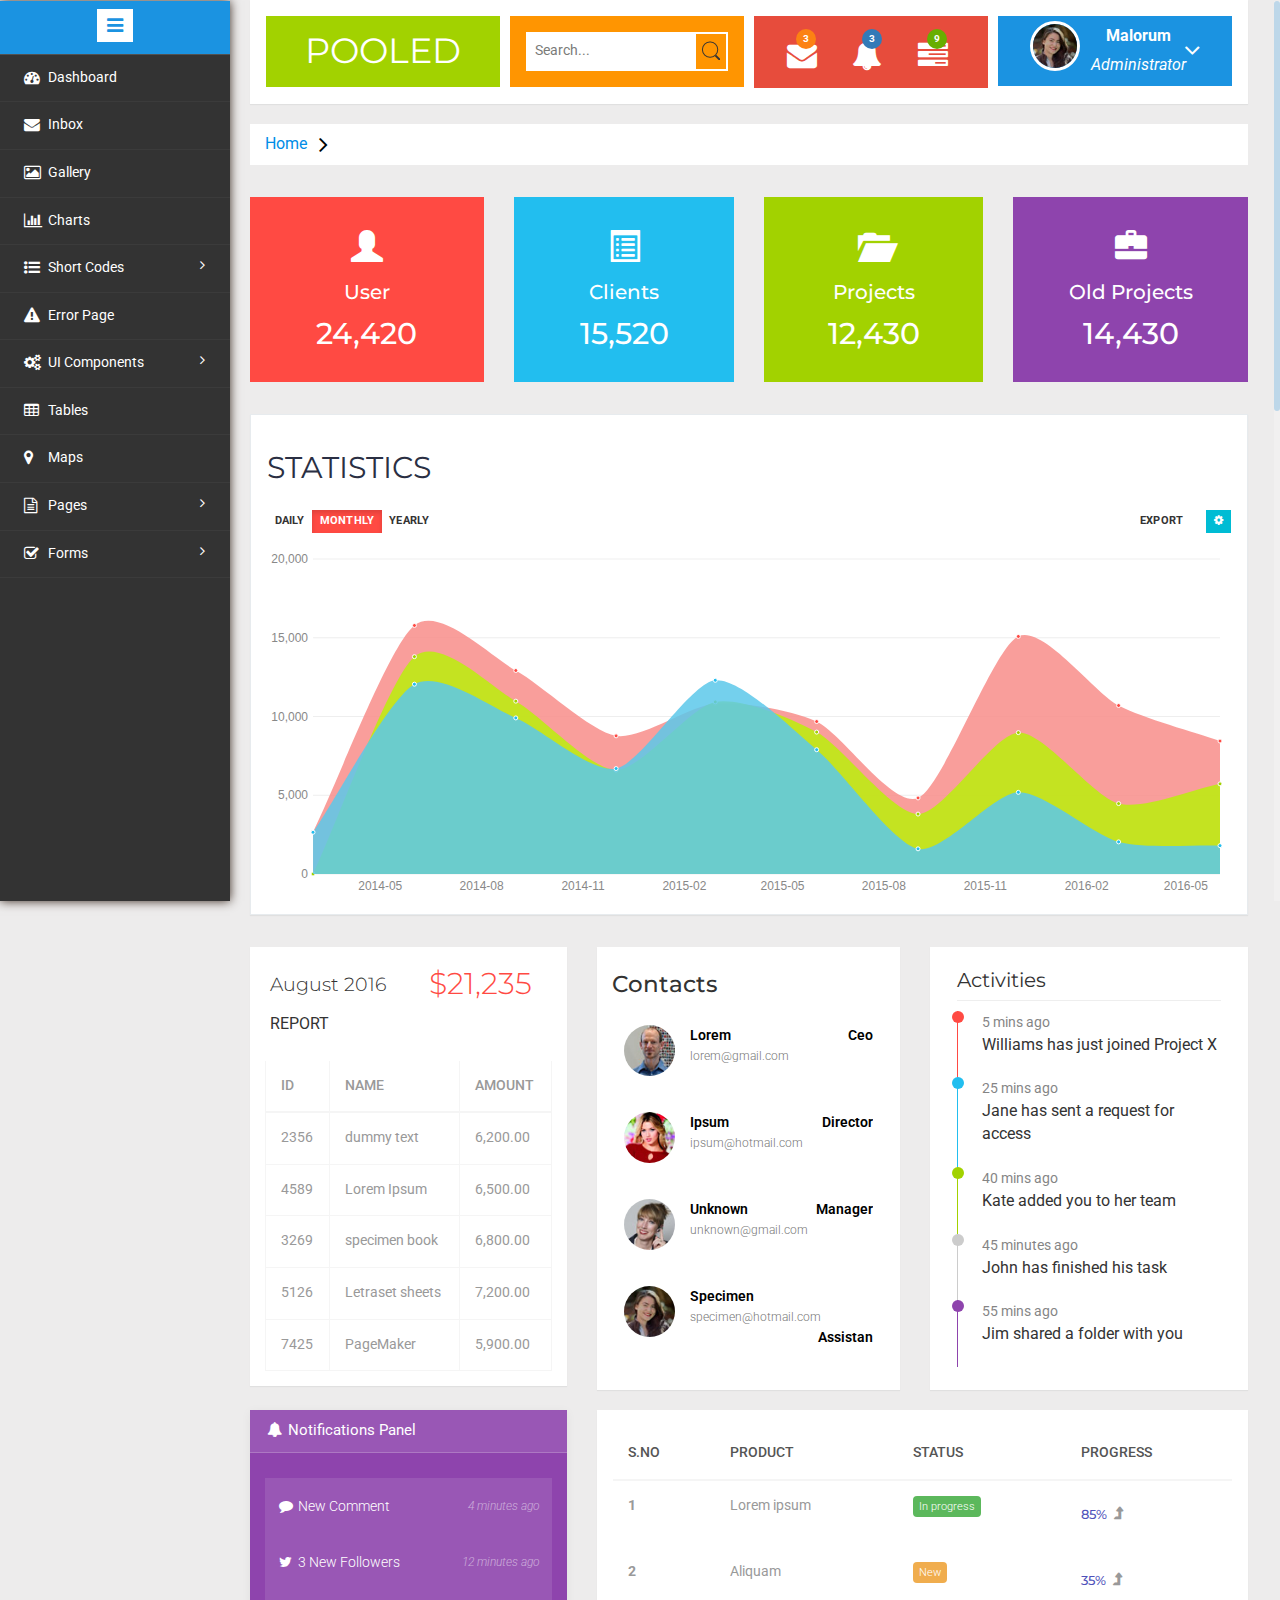
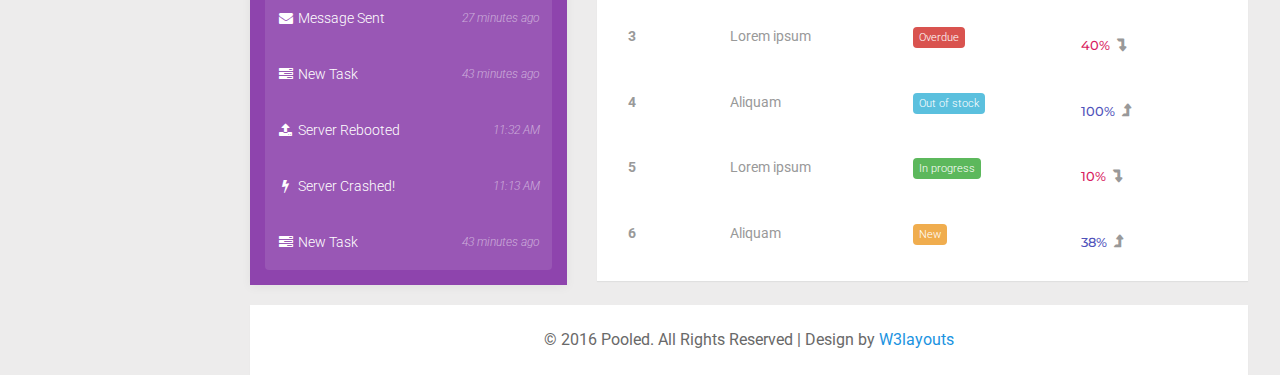
<file: admin/web/index.html>
<!--
Author: W3layouts
Author URL: http://w3layouts.com
License: Creative Commons Attribution 3.0 Unported
License URL: http://creativecommons.org/licenses/by/3.0/
-->
<!DOCTYPE HTML>
<html>
<head>
<title>Pooled Admin Panel Category Flat Bootstrap Responsive Web Template | Home :: w3layouts</title>
<meta name="viewport" content="width=device-width, initial-scale=1">
<meta http-equiv="Content-Type" content="text/html; charset=utf-8" />
<meta name="keywords" content="Pooled Responsive web template, Bootstrap Web Templates, Flat Web Templates, Android Compatible web template, 
Smartphone Compatible web template, free webdesigns for Nokia, Samsung, LG, SonyEricsson, Motorola web design" />
<script type="application/x-javascript"> addEventListener("load", function() { setTimeout(hideURLbar, 0); }, false); function hideURLbar(){ window.scrollTo(0,1); } </script>
<!-- Bootstrap Core CSS -->
<link href="css/bootstrap.min.css" rel='stylesheet' type='text/css' />
<!-- Custom CSS -->
<link href="css/style.css" rel='stylesheet' type='text/css' />
<link rel="stylesheet" href="css/morris.css" type="text/css"/>
<!-- Graph CSS -->
<link href="css/font-awesome.css" rel="stylesheet"> 
<!-- jQuery -->
<script src="js/jquery-2.1.4.min.js"></script>
<!-- //jQuery -->
<link href='//fonts.googleapis.com/css?family=Roboto:700,500,300,100italic,100,400' rel='stylesheet' type='text/css'/>
<link href='//fonts.googleapis.com/css?family=Montserrat:400,700' rel='stylesheet' type='text/css'>
<!-- lined-icons -->
<link rel="stylesheet" href="css/icon-font.min.css" type='text/css' />
<!-- //lined-icons -->
</head> 
<body>
   <div class="page-container">
   <!--/content-inner-->
<div class="left-content">
	   <div class="mother-grid-inner">
             <!--header start here-->
				<div class="header-main">
					<div class="logo-w3-agile">
								<h1><a href="index.html">Pooled</a></h1>
							</div>
					<div class="w3layouts-left">
							
							<!--search-box-->
								<div class="w3-search-box">
									<form action="#" method="post">
										<input type="text" placeholder="Search..." required="">	
										<input type="submit" value="">					
									</form>
								</div><!--//end-search-box-->
							<div class="clearfix"> </div>
						 </div>
						 <div class="w3layouts-right">
							<div class="profile_details_left"><!--notifications of menu start -->
								<ul class="nofitications-dropdown">
									<li class="dropdown head-dpdn">
										<a href="#" class="dropdown-toggle" data-toggle="dropdown" aria-expanded="false"><i class="fa fa-envelope"></i><span class="badge">3</span></a>
										<ul class="dropdown-menu">
											<li>
												<div class="notification_header">
													<h3>You have 3 new messages</h3>
												</div>
											</li>
											<li><a href="#">
											   <div class="user_img"><img src="images/in11.jpg" alt=""></div>
											   <div class="notification_desc">
												<p>Lorem ipsum dolor</p>
												<p><span>1 hour ago</span></p>
												</div>
											   <div class="clearfix"></div>	
											</a></li>
											<li class="odd"><a href="#">
												<div class="user_img"><img src="images/in10.jpg" alt=""></div>
											   <div class="notification_desc">
												<p>Lorem ipsum dolor </p>
												<p><span>1 hour ago</span></p>
												</div>
											  <div class="clearfix"></div>	
											</a></li>
											<li><a href="#">
											   <div class="user_img"><img src="images/in9.jpg" alt=""></div>
											   <div class="notification_desc">
												<p>Lorem ipsum dolor</p>
												<p><span>1 hour ago</span></p>
												</div>
											   <div class="clearfix"></div>	
											</a></li>
											<li>
												<div class="notification_bottom">
													<a href="#">See all messages</a>
												</div> 
											</li>
										</ul>
									</li>
									<li class="dropdown head-dpdn">
										<a href="#" class="dropdown-toggle" data-toggle="dropdown" aria-expanded="false"><i class="fa fa-bell"></i><span class="badge blue">3</span></a>
										<ul class="dropdown-menu">
											<li>
												<div class="notification_header">
													<h3>You have 3 new notification</h3>
												</div>
											</li>
											<li><a href="#">
												<div class="user_img"><img src="images/in8.jpg" alt=""></div>
											   <div class="notification_desc">
												<p>Lorem ipsum dolor</p>
												<p><span>1 hour ago</span></p>
												</div>
											  <div class="clearfix"></div>	
											 </a></li>
											 <li class="odd"><a href="#">
												<div class="user_img"><img src="images/in6.jpg" alt=""></div>
											   <div class="notification_desc">
												<p>Lorem ipsum dolor</p>
												<p><span>1 hour ago</span></p>
												</div>
											   <div class="clearfix"></div>	
											 </a></li>
											 <li><a href="#">
												<div class="user_img"><img src="images/in7.jpg" alt=""></div>
											   <div class="notification_desc">
												<p>Lorem ipsum dolor</p>
												<p><span>1 hour ago</span></p>
												</div>
											   <div class="clearfix"></div>	
											 </a></li>
											 <li>
												<div class="notification_bottom">
													<a href="#">See all notifications</a>
												</div> 
											</li>
										</ul>
									</li>	
									<li class="dropdown head-dpdn">
										<a href="#" class="dropdown-toggle" data-toggle="dropdown" aria-expanded="false"><i class="fa fa-tasks"></i><span class="badge blue1">9</span></a>
										<ul class="dropdown-menu">
											<li>
												<div class="notification_header">
													<h3>You have 8 pending task</h3>
												</div>
											</li>
											<li><a href="#">
												<div class="task-info">
													<span class="task-desc">Database update</span><span class="percentage">40%</span>
													<div class="clearfix"></div>	
												</div>
												<div class="progress progress-striped active">
													<div class="bar yellow" style="width:40%;"></div>
												</div>
											</a></li>
											<li><a href="#">
												<div class="task-info">
													<span class="task-desc">Dashboard done</span><span class="percentage">90%</span>
												   <div class="clearfix"></div>	
												</div>
												<div class="progress progress-striped active">
													 <div class="bar green" style="width:90%;"></div>
												</div>
											</a></li>
											<li><a href="#">
												<div class="task-info">
													<span class="task-desc">Mobile App</span><span class="percentage">33%</span>
													<div class="clearfix"></div>	
												</div>
											   <div class="progress progress-striped active">
													 <div class="bar red" style="width: 33%;"></div>
												</div>
											</a></li>
											<li><a href="#">
												<div class="task-info">
													<span class="task-desc">Issues fixed</span><span class="percentage">80%</span>
												   <div class="clearfix"></div>	
												</div>
												<div class="progress progress-striped active">
													 <div class="bar  blue" style="width: 80%;"></div>
												</div>
											</a></li>
											<li>
												<div class="notification_bottom">
													<a href="#">See all pending tasks</a>
												</div> 
											</li>
										</ul>
									</li>	
									<div class="clearfix"> </div>
								</ul>
								<div class="clearfix"> </div>
							</div>
							<!--notification menu end -->
							
							<div class="clearfix"> </div>				
						</div>
						<div class="profile_details w3l">		
								<ul>
									<li class="dropdown profile_details_drop">
										<a href="#" class="dropdown-toggle" data-toggle="dropdown" aria-expanded="false">
											<div class="profile_img">	
												<span class="prfil-img"><img src="images/in4.jpg" alt=""> </span> 
												<div class="user-name">
													<p>Malorum</p>
													<span>Administrator</span>
												</div>
												<i class="fa fa-angle-down"></i>
												<i class="fa fa-angle-up"></i>
												<div class="clearfix"></div>	
											</div>	
										</a>
										<ul class="dropdown-menu drp-mnu">
											<li> <a href="#"><i class="fa fa-cog"></i> Settings</a> </li> 
											<li> <a href="#"><i class="fa fa-user"></i> Profile</a> </li> 
											<li> <a href="#"><i class="fa fa-sign-out"></i> Logout</a> </li>
										</ul>
									</li>
								</ul>
							</div>
							
				     <div class="clearfix"> </div>	
				</div>
<!--heder end here-->
		<ol class="breadcrumb">
                <li class="breadcrumb-item"><a href="index.html">Home</a> <i class="fa fa-angle-right"></i></li>
            </ol>
<!--four-grids here-->
		<div class="four-grids">
					<div class="col-md-3 four-grid">
						<div class="four-agileits">
							<div class="icon">
								<i class="glyphicon glyphicon-user" aria-hidden="true"></i>
							</div>
							<div class="four-text">
								<h3>User</h3>
								<h4> 24,420  </h4>
								
							</div>
							
						</div>
					</div>
					<div class="col-md-3 four-grid">
						<div class="four-agileinfo">
							<div class="icon">
								<i class="glyphicon glyphicon-list-alt" aria-hidden="true"></i>
							</div>
							<div class="four-text">
								<h3>Clients</h3>
								<h4>15,520</h4>

							</div>
							
						</div>
					</div>
					<div class="col-md-3 four-grid">
						<div class="four-w3ls">
							<div class="icon">
								<i class="glyphicon glyphicon-folder-open" aria-hidden="true"></i>
							</div>
							<div class="four-text">
								<h3>Projects</h3>
								<h4>12,430</h4>
								
							</div>
							
						</div>
					</div>
					<div class="col-md-3 four-grid">
						<div class="four-wthree">
							<div class="icon">
								<i class="glyphicon glyphicon-briefcase" aria-hidden="true"></i>
							</div>
							<div class="four-text">
								<h3>Old Projects</h3>
								<h4>14,430</h4>
								
							</div>
							
						</div>
					</div>
					<div class="clearfix"></div>
				</div>
<!--//four-grids here-->
<!--agileinfo-grap-->
<div class="agileinfo-grap">
<div class="agileits-box">
<header class="agileits-box-header clearfix">
<h3>Statistics</h3>
	<div class="toolbar">
		<div class="pull-left">
			<div class="btn-group">
				<a href="#" class="btn btn-default btn-xs">Daily</a>
				<a href="#" class="btn btn-default btn-xs active">Monthly</a>
				<a href="#" class="btn btn-default btn-xs">Yearly</a>
			</div>
		</div>
		<div class="pull-right">
			<div class="btn-group">
			  <a aria-expanded="false" class="btn btn-default btn-xs dropdown-toggle" data-toggle="dropdown">
				Export <i class="fa fa-angle-down"></i>
			  </a>
			  <ul class="dropdown-menu pull-right" role="menu">
				<li><a href="#">Export as PDF</a></li>
				<li><a href="#">Export as CSV</a></li>
				<li><a href="#">Export as PNG</a></li>
				<li class="divider"></li>
				<li><a href="#">Separated link</a></li>
			  </ul>
			</div>
			<a href="#" class="btn btn-primary btn-xs"><i class="fa fa-cog"></i></a>
		</div>
	</div>
</header>
<div class="agileits-box-body clearfix">
<div id="hero-area"></div>
</div>
</div>
</div>
	<!--//agileinfo-grap-->
<!--photoday-section-->	
			
                        
                    	<div class="col-sm-4 wthree-crd">
                            <div class="card">
                                <div class="card-body">
                                    <div class="widget widget-report-table">
                                        <header class="widget-header m-b-15">
                                        </header>
                                        
                                        <div class="row m-0 md-bg-grey-100 p-l-20 p-r-20">
                                            <div class="col-md-6 col-sm-6 col-xs-6 w3layouts-aug">
                                                <h3>August 2016</h3>
                                                <p>REPORT</p>
                                            </div>
                                            <div class="col-md-6 col-sm-6 col-xs-6 ">
                                                <h2 class="text-right c-teal f-300 m-t-20">$21,235</h2>
                                            </div>
                                        </div>
                                        
                                        <div class="widget-body p-15">
                                            <table class="table table-bordered">
                                                <thead>
                                                    <tr>
                                                        <th>ID</th>
                                                        <th>Name</th>
                                                        <th>Amount</th>
                                                    </tr>
                                                </thead>
                                                <tbody>
                                                    <tr>
                                                        <td>2356</td>
                                                        <td>dummy text </td>
                                                        <td>6,200.00</td>
                                                    </tr>
                                                    <tr>
                                                        <td>4589</td>
                                                        <td>Lorem Ipsum</td>
                                                        <td>6,500.00</td>
                                                    </tr>
                                                    
                                                    <tr>
                                                        <td>3269</td>
                                                        <td>specimen book</td>
                                                        <td>6,800.00</td>
                                                    </tr>                                                    
                                                    <tr>
                                                        <td>5126</td>
                                                        <td>Letraset sheets</td>
                                                        <td>7,200.00</td>
                                                    </tr>
                                                    <tr>
                                                        <td>7425</td>
                                                        <td>PageMaker</td>
                                                        <td>5,900.00</td>
                                                    </tr>
                                                </tbody>
                                            </table>    
                                        </div>
                                    </div>
                                </div>
                            </div>
                        </div>
                        
                        <div class="col-sm-4 w3-agileits-crd">
						
                            <div class="card card-contact-list">
							<div class="agileinfo-cdr">
                                <div class="card-header">
                                    <h3>Contacts</h3>
                                </div>
                                <div class="card-body p-b-20">
                                    <div class="list-group">
                                        <a class="list-group-item media" href="">
                                             <div class="pull-left">
                                                <img class="lg-item-img" src="images/in1.jpg" alt="">
                                            </div>
                                            <div class="media-body">
                                                <div class="pull-left">
                                                	<div class="lg-item-heading">Lorem</div>
                                                	<small class="lg-item-text">lorem@gmail.com</small>
                                                </div>
                                                <div class="pull-right">
                                                	<div class="lg-item-heading">Ceo</div>
                                                </div>
                                            </div>
                                        </a>
                                        <a class="list-group-item media" href="">
                                            <div class="pull-left">
                                                <img class="lg-item-img" src="images/in2.jpg" alt="">
                                            </div>
                                            <div class="media-body">
                                                <div class="pull-left">
                                                	<div class="lg-item-heading">Ipsum</div>
                                                	<small class="lg-item-text">ipsum@hotmail.com</small>
                                                </div>
                                                <div class="pull-right">
                                                	<div class="lg-item-heading">Director</div>
                                                </div>
                                            </div>
                                        </a>
                                        <a class="list-group-item media" href="">
                                            <div class="pull-left">
                                                <img class="lg-item-img" src="images/in3.jpg" alt="">
                                            </div>
                                            <div class="media-body">
                                                <div class="pull-left">
                                                	<div class="lg-item-heading">Unknown</div>
                                                	<small class="lg-item-text">unknown@gmail.com</small>
                                                </div>
                                                <div class="pull-right">
                                                	<div class="lg-item-heading">Manager</div>
                                                </div>
                                            </div>
                                        </a>
                                        <a class="list-group-item media" href="">
                                            <div class="pull-left">
                                                <img class="lg-item-img" src="images/in4.jpg" alt="">
                                            </div>
                                            <div class="media-body">
                                            	<div class="pull-left">
                                                	<div class="lg-item-heading">Specimen</div>
                                                	<small class="lg-item-text">specimen@hotmail.com</small>
                                                </div>
                                                <div class="pull-right">
                                                	<div class="lg-item-heading">Assistan</div>
                                                </div>
                                            </div>
                                        </a>
                                       
                                        
                                   	</div>
                                </div>
                            </div>
							</div>
                      	</div>
                    	<div class="col-sm-4 w3-agile-crd">
                            <div class="card">
                                <div class="card-body card-padding">
                                    <div class="widget">
                                        <header class="widget-header">
                                            <h4 class="widget-title">Activities</h4>
                                        </header>
                                        <hr class="widget-separator">
                                        <div class="widget-body">
                                            <div class="streamline">
                                                <div class="sl-item sl-primary">
                                                    <div class="sl-content">
                                                        <small class="text-muted">5 mins ago</small>
                                                        <p>Williams has just joined Project X</p>
                                                    </div>
                                                </div>
                                                <div class="sl-item sl-danger">
                                                    <div class="sl-content">
                                                        <small class="text-muted">25 mins ago</small>
                                                        <p>Jane has sent a request for access</p>
                                                    </div>
                                                </div>
                                                <div class="sl-item sl-success">
                                                    <div class="sl-content">
                                                        <small class="text-muted">40 mins ago</small>
                                                        <p>Kate added you to her team</p>
                                                    </div>
                                                </div>
                                                <div class="sl-item">
                                                    <div class="sl-content">
                                                        <small class="text-muted">45 minutes ago</small>
                                                        <p>John has finished his task</p>
                                                    </div>
                                                </div>
                                                <div class="sl-item sl-warning">
                                                    <div class="sl-content">
                                                        <small class="text-muted">55 mins ago</small>
                                                        <p>Jim shared a folder with you</p>
                                                    </div>
                                                </div>
                                                
                                            </div>
                                        </div>

                                    </div>
                                </div>
                            </div>
                        </div>
						<div class="clearfix"></div>
                   
	<!--//photoday-section-->	
	<!--w3-agileits-pane-->	
	<div class="w3-agileits-pane">
		<div class="col-md-4 wthree-pan">
			<div class="panel panel-default">
			  <div class="panel-heading"> <i class="fa fa-bell fa-fw"></i> Notifications Panel </div>
			  <!-- /.panel-heading -->
			  <div class="panel-body">
				<div class="list-group"> 
					<a href="#" class="list-group-item"> <i class="fa fa-comment fa-fw"></i> New Comment <span class="pull-right text-muted small"><em>4 minutes ago</em> </span> </a> 
					<a href="#" class="list-group-item"> <i class="fa fa-twitter fa-fw"></i> 3 New Followers <span class="pull-right text-muted small"><em>12 minutes ago</em> </span> </a> 
					<a href="#" class="list-group-item"> <i class="fa fa-envelope fa-fw"></i> Message Sent <span class="pull-right text-muted small"><em>27 minutes ago</em> </span> </a> 
					<a href="#" class="list-group-item"> <i class="fa fa-tasks fa-fw"></i> New Task <span class="pull-right text-muted small"><em>43 minutes ago</em> </span> </a> 
					<a href="#" class="list-group-item"> <i class="fa fa-upload fa-fw"></i> Server Rebooted <span class="pull-right text-muted small"><em>11:32 AM</em> </span> </a>
					<a href="#" class="list-group-item"> <i class="fa fa-bolt fa-fw"></i> Server Crashed! <span class="pull-right text-muted small"><em>11:13 AM</em> </span> </a> 
					<a href="#" class="list-group-item"> <i class="fa fa-tasks fa-fw"></i> New Task <span class="pull-right text-muted small"><em>43 minutes ago</em> </span> </a> 
				</div>
				<!-- /.list-group --> 
				
			  </div>
			  <!-- /.panel-body --> 
			</div>
		  </div>
		<div class="col-md-8 agile-info-stat">
			<div class="stats-info stats-last widget-shadow">
						<table class="table stats-table ">
							<thead>
								<tr>
									<th>S.NO</th>
									<th>PRODUCT</th>
									<th>STATUS</th>
									<th>PROGRESS</th>
								</tr>
							</thead>
							<tbody>
								<tr>
									<th scope="row">1</th>
									<td>Lorem ipsum</td>
									<td><span class="label label-success">In progress</span></td>
									<td><h5>85% <i class="fa fa-level-up"></i></h5></td>
								</tr>
								<tr>
									<th scope="row">2</th>
									<td>Aliquam</td>
									<td><span class="label label-warning">New</span></td>
									<td><h5>35% <i class="fa fa-level-up"></i></h5></td>
								</tr>
								<tr>
									<th scope="row">3</th>
									<td>Lorem ipsum</td>
									<td><span class="label label-danger">Overdue</span></td>
									<td><h5 class="down">40% <i class="fa fa-level-down"></i></h5></td>
								</tr>
								<tr>
									<th scope="row">4</th>
									<td>Aliquam</td>
									<td><span class="label label-info">Out of stock</span></td>
									<td><h5>100% <i class="fa fa-level-up"></i></h5></td>
								</tr>
								<tr>
									<th scope="row">5</th>
									<td>Lorem ipsum</td>
									<td><span class="label label-success">In progress</span></td>
									<td><h5 class="down">10% <i class="fa fa-level-down"></i></h5></td>
								</tr>
								<tr>
									<th scope="row">6</th>
									<td>Aliquam</td>
									<td><span class="label label-warning">New</span></td>
									<td><h5>38% <i class="fa fa-level-up"></i></h5></td>
								</tr>
							</tbody>
						</table>
					</div>
			</div>
		  <div class="clearfix"></div>
	  </div>
	  <!--//w3-agileits-pane-->	
<!-- script-for sticky-nav -->
		<script>
		$(document).ready(function() {
			 var navoffeset=$(".header-main").offset().top;
			 $(window).scroll(function(){
				var scrollpos=$(window).scrollTop(); 
				if(scrollpos >=navoffeset){
					$(".header-main").addClass("fixed");
				}else{
					$(".header-main").removeClass("fixed");
				}
			 });
			 
		});
		</script>
		<!-- /script-for sticky-nav -->
<!--inner block start here-->
<div class="inner-block">

</div>
<!--inner block end here-->
<!--copy rights start here-->
<div class="copyrights">
	 <p>© 2016 Pooled. All Rights Reserved | Design by  <a href="http://w3layouts.com/" target="_blank">W3layouts</a> </p>
</div>	
<!--COPY rights end here-->
</div>
</div>
  <!--//content-inner-->
			<!--/sidebar-menu-->
				<div class="sidebar-menu">
					<header class="logo1">
						<a href="#" class="sidebar-icon"> <span class="fa fa-bars"></span> </a> 
					</header>
						<div style="border-top:1px ridge rgba(255, 255, 255, 0.15)"></div>
                           <div class="menu">
									<ul id="menu" >
										<li><a href="index.html"><i class="fa fa-tachometer"></i> <span>Dashboard</span><div class="clearfix"></div></a></li>
										
										
										 <li id="menu-academico" ><a href="inbox.html"><i class="fa fa-envelope nav_icon"></i><span>Inbox</span><div class="clearfix"></div></a></li>
									<li><a href="gallery.html"><i class="fa fa-picture-o" aria-hidden="true"></i><span>Gallery</span><div class="clearfix"></div></a></li>
									<li id="menu-academico" ><a href="charts.html"><i class="fa fa-bar-chart"></i><span>Charts</span><div class="clearfix"></div></a></li>
									 <li id="menu-academico" ><a href="#"><i class="fa fa-list-ul" aria-hidden="true"></i><span> Short Codes</span> <span class="fa fa-angle-right" style="float: right"></span><div class="clearfix"></div></a>
										   <ul id="menu-academico-sub" >
										   <li id="menu-academico-avaliacoes" ><a href="icons.html">Icons</a></li>
											<li id="menu-academico-avaliacoes" ><a href="typography.html">Typography</a></li>
											<li id="menu-academico-avaliacoes" ><a href="faq.html">Faq</a></li>
										  </ul>
										</li>
									<li id="menu-academico" ><a href="errorpage.html"><i class="fa fa-exclamation-triangle" aria-hidden="true"></i><span>Error Page</span><div class="clearfix"></div></a></li>
									  <li id="menu-academico" ><a href="#"><i class="fa fa-cogs" aria-hidden="true"></i><span> UI Components</span> <span class="fa fa-angle-right" style="float: right"></span><div class="clearfix"></div></a>
										   <ul id="menu-academico-sub" >
										   <li id="menu-academico-avaliacoes" ><a href="button.html">Buttons</a></li>
											<li id="menu-academico-avaliacoes" ><a href="grid.html">Grids</a></li>
										  </ul>
										</li>
									 <li><a href="tabels.html"><i class="fa fa-table"></i>  <span>Tables</span><div class="clearfix"></div></a></li>
									<li><a href="maps.html"><i class="fa fa-map-marker" aria-hidden="true"></i>  <span>Maps</span><div class="clearfix"></div></a></li>
							        <li id="menu-academico" ><a href="#"><i class="fa fa-file-text-o"></i>  <span>Pages</span> <span class="fa fa-angle-right" style="float: right"></span><div class="clearfix"></div></a>
										 <ul id="menu-academico-sub" >
											<li id="menu-academico-boletim" ><a href="calendar.html">Calendar</a></li>
											<li id="menu-academico-avaliacoes" ><a href="signin.html">Sign In</a></li>
											<li id="menu-academico-avaliacoes" ><a href="signup.html">Sign Up</a></li>
											

										  </ul>
									 </li>
									<li><a href="#"><i class="fa fa-check-square-o nav_icon"></i><span>Forms</span> <span class="fa fa-angle-right" style="float: right"></span><div class="clearfix"></div></a>
									  <ul>
										<li><a href="input.html"> Input</a></li>
										<li><a href="validation.html">Validation</a></li>
									</ul>
									</li>
								  </ul>
								</div>
							  </div>
							  <div class="clearfix"></div>		
							</div>
							<script>
							var toggle = true;
										
							$(".sidebar-icon").click(function() {                
							  if (toggle)
							  {
								$(".page-container").addClass("sidebar-collapsed").removeClass("sidebar-collapsed-back");
								$("#menu span").css({"position":"absolute"});
							  }
							  else
							  {
								$(".page-container").removeClass("sidebar-collapsed").addClass("sidebar-collapsed-back");
								setTimeout(function() {
								  $("#menu span").css({"position":"relative"});
								}, 400);
							  }
											
											toggle = !toggle;
										});
							</script>
<!--js -->
<script src="js/jquery.nicescroll.js"></script>
<script src="js/scripts.js"></script>
<!-- Bootstrap Core JavaScript -->
   <script src="js/bootstrap.min.js"></script>
   <!-- /Bootstrap Core JavaScript -->	   
<!-- morris JavaScript -->	
<script src="js/raphael-min.js"></script>
<script src="js/morris.js"></script>
<script>
	$(document).ready(function() {
		//BOX BUTTON SHOW AND CLOSE
	   jQuery('.small-graph-box').hover(function() {
		  jQuery(this).find('.box-button').fadeIn('fast');
	   }, function() {
		  jQuery(this).find('.box-button').fadeOut('fast');
	   });
	   jQuery('.small-graph-box .box-close').click(function() {
		  jQuery(this).closest('.small-graph-box').fadeOut(200);
		  return false;
	   });
	   
	    //CHARTS
	    function gd(year, day, month) {
			return new Date(year, month - 1, day).getTime();
		}
		
		graphArea2 = Morris.Area({
			element: 'hero-area',
			padding: 10,
        behaveLikeLine: true,
        gridEnabled: false,
        gridLineColor: '#dddddd',
        axes: true,
        resize: true,
        smooth:true,
        pointSize: 0,
        lineWidth: 0,
        fillOpacity:0.85,
			data: [
				{period: '2014 Q1', iphone: 2668, ipad: null, itouch: 2649},
				{period: '2014 Q2', iphone: 15780, ipad: 13799, itouch: 12051},
				{period: '2014 Q3', iphone: 12920, ipad: 10975, itouch: 9910},
				{period: '2014 Q4', iphone: 8770, ipad: 6600, itouch: 6695},
				{period: '2015 Q1', iphone: 10820, ipad: 10924, itouch: 12300},
				{period: '2015 Q2', iphone: 9680, ipad: 9010, itouch: 7891},
				{period: '2015 Q3', iphone: 4830, ipad: 3805, itouch: 1598},
				{period: '2015 Q4', iphone: 15083, ipad: 8977, itouch: 5185},
				{period: '2016 Q1', iphone: 10697, ipad: 4470, itouch: 2038},
				{period: '2016 Q2', iphone: 8442, ipad: 5723, itouch: 1801}
			],
			lineColors:['#ff4a43','#a2d200','#22beef'],
			xkey: 'period',
            redraw: true,
            ykeys: ['iphone', 'ipad', 'itouch'],
            labels: ['All Visitors', 'Returning Visitors', 'Unique Visitors'],
			pointSize: 2,
			hideHover: 'auto',
			resize: true
		});
		
	   
	});
	</script>
</body>
</html>
</file>
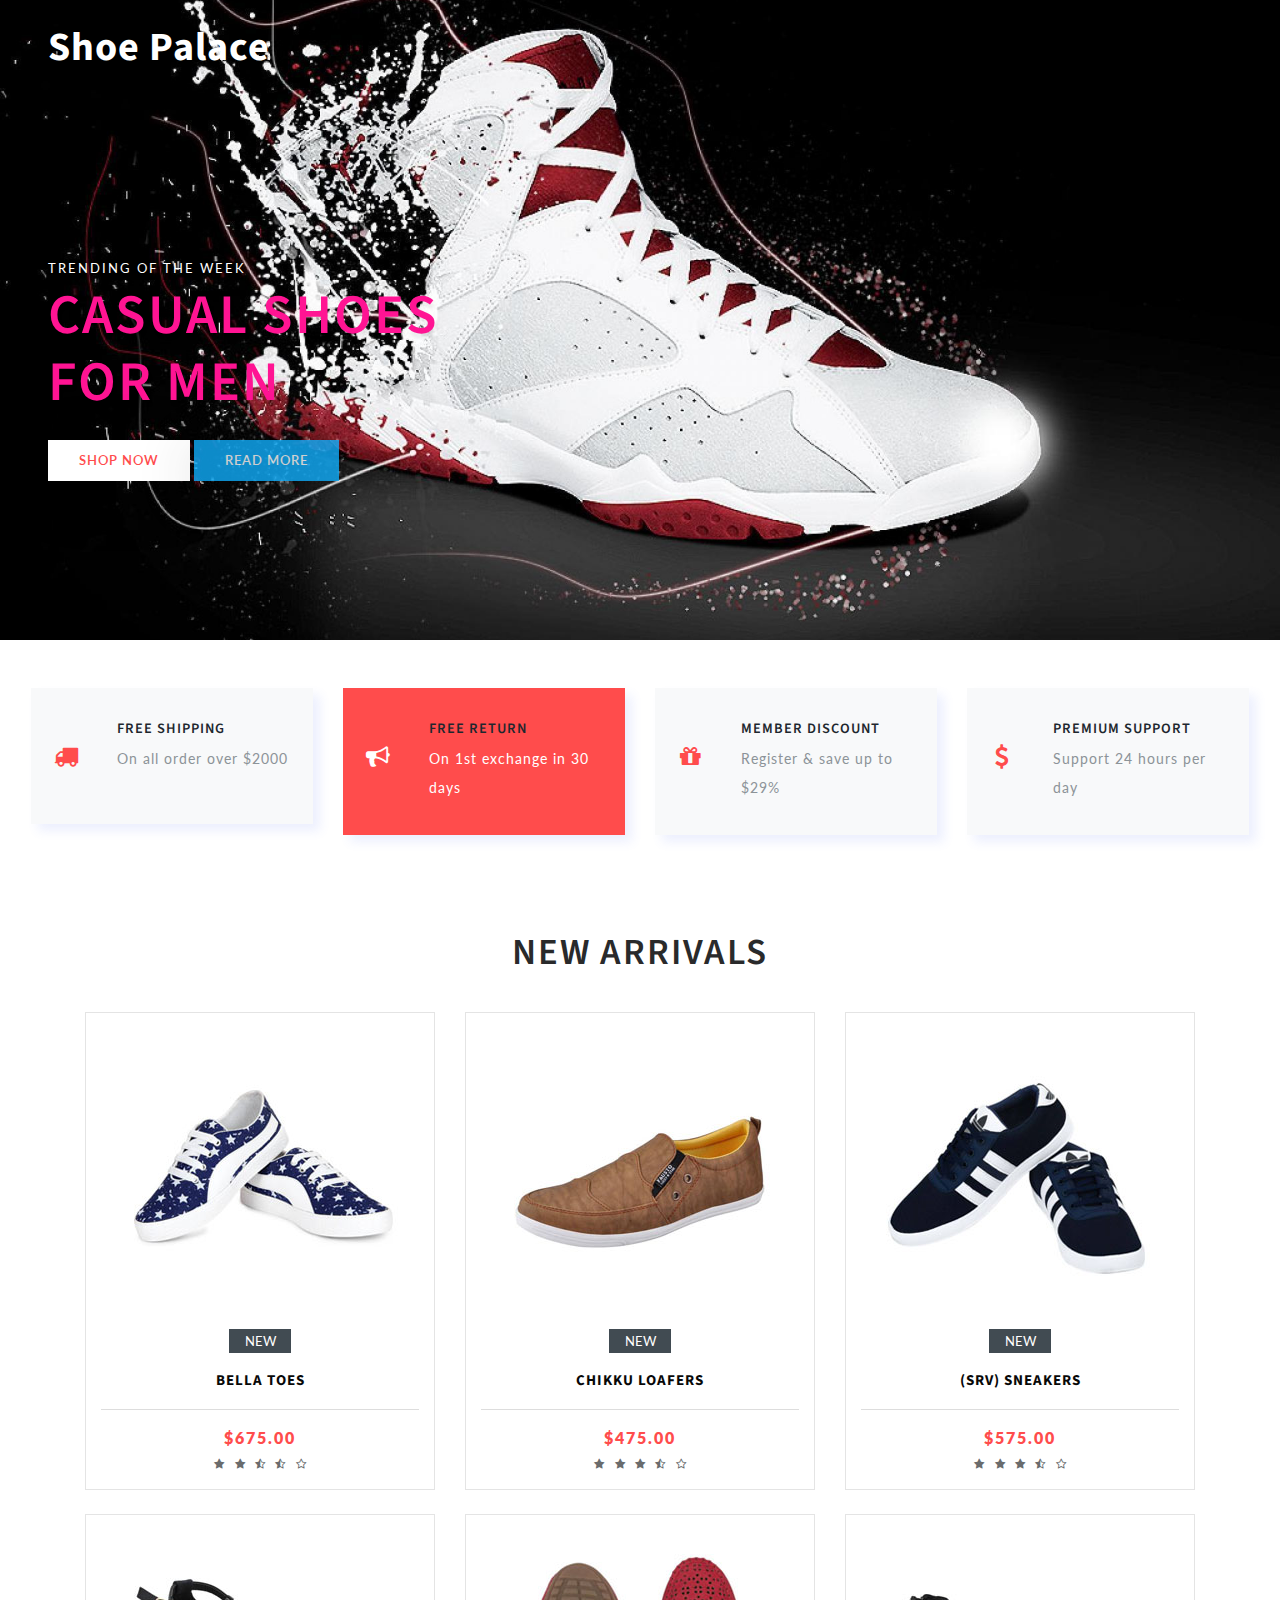
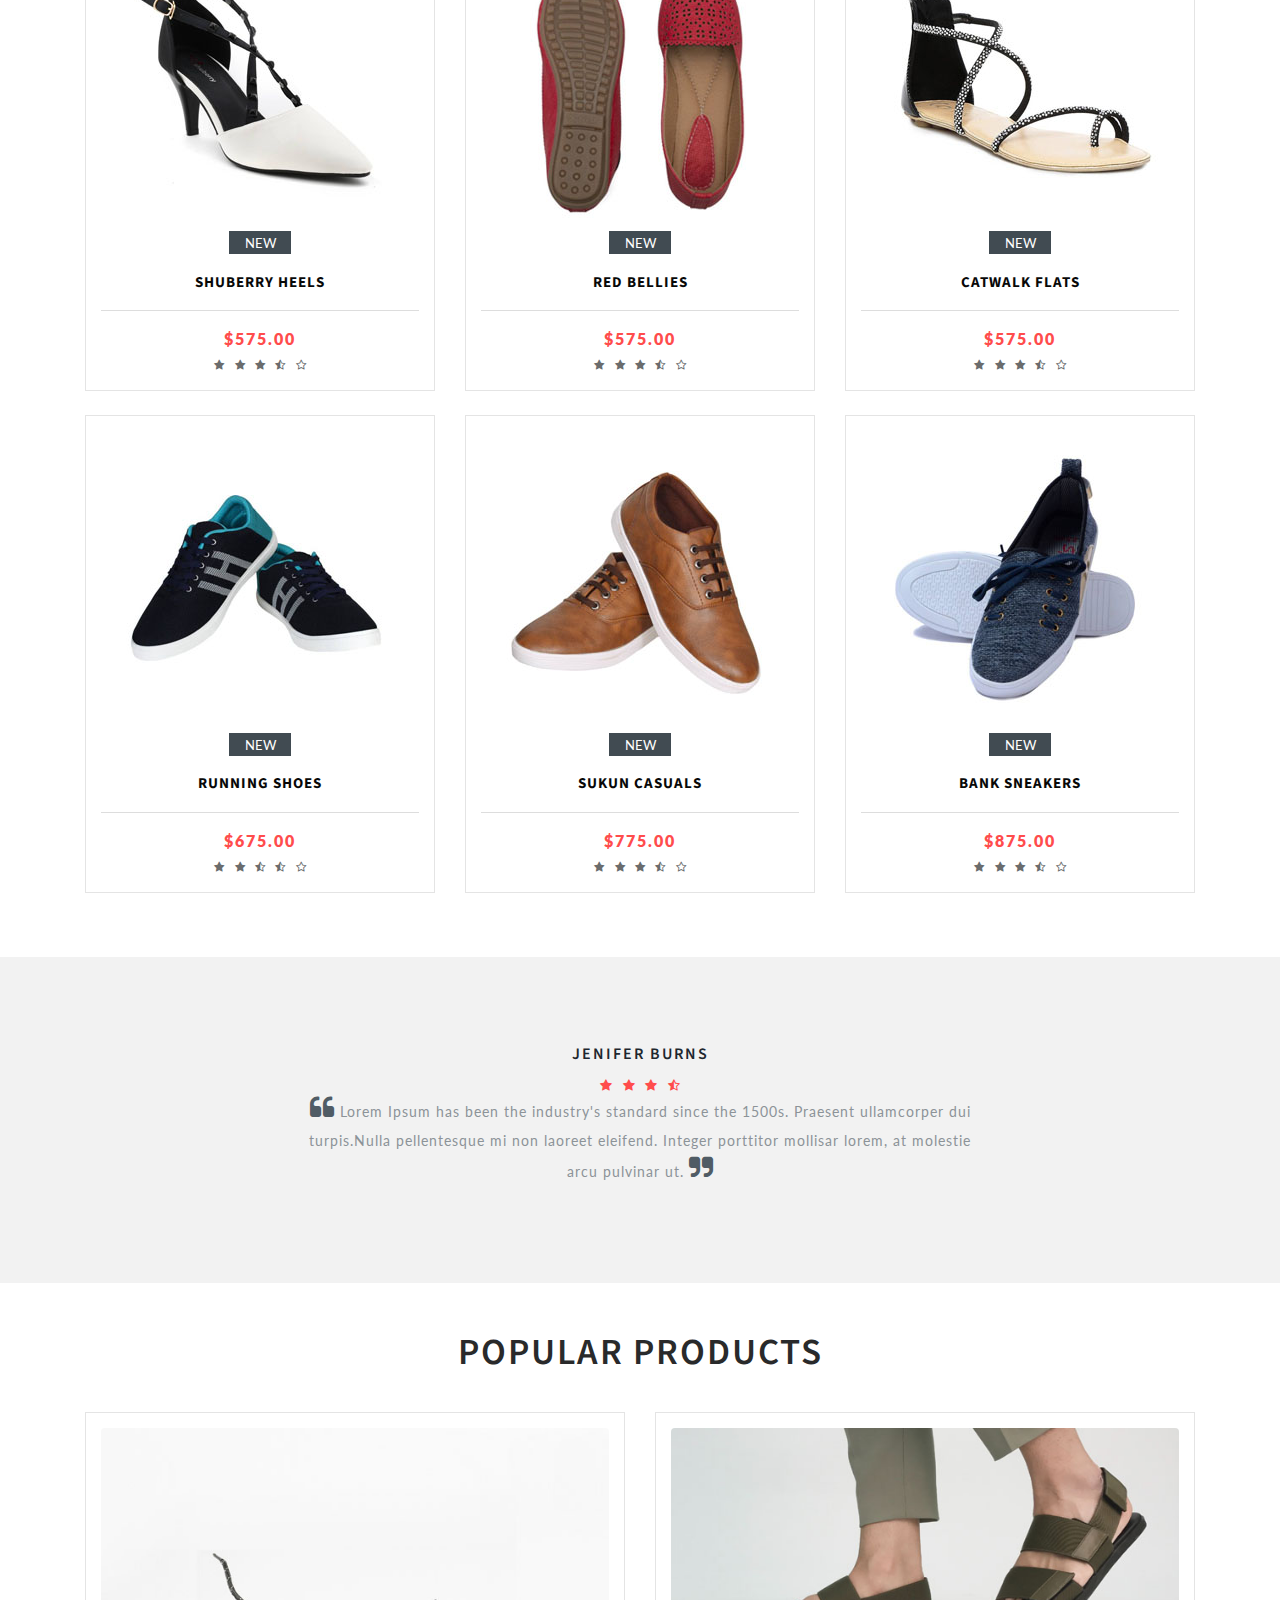
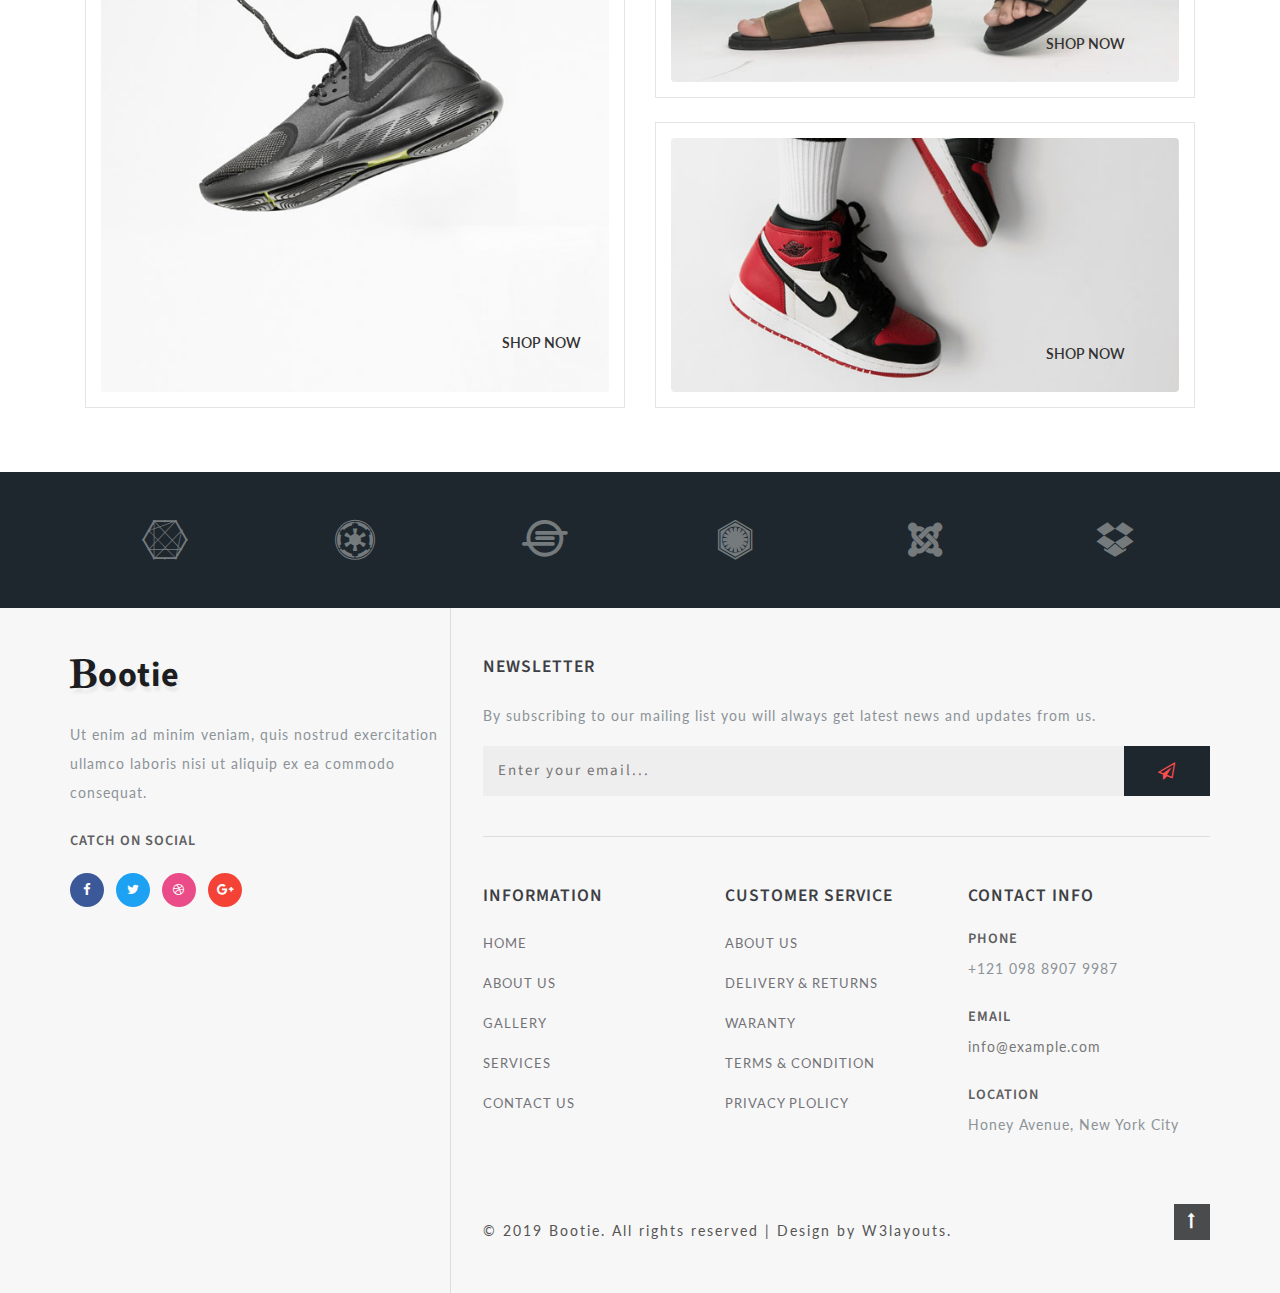
<file: bootie_web_Free29-01-2019_503623739/web/index.html>
<!--
Author: W3layouts
Author URL: http://w3layouts.com
License: Creative Commons Attribution 3.0 Unported
License URL: http://creativecommons.org/licenses/by/3.0/
-->

<!DOCTYPE html>
<html lang="zxx">

<head>
    <title>Bootie Ecommerce Bootstrap Responsive Web Template | Home :: W3layouts</title>
    <!-- Meta tag Keywords -->
    <meta name="viewport" content="width=device-width, initial-scale=1">
    <meta charset="UTF-8" />
    <meta name="keywords" content="Bootie Responsive web template, Bootstrap Web Templates, Flat Web Templates, Android Compatible web template, Smartphone Compatible web template, free webdesigns for Nokia, Samsung, LG, SonyEricsson, Motorola web design" />
    <script>
        addEventListener("load", function() {
            setTimeout(hideURLbar, 0);
        }, false);

        function hideURLbar() {
            window.scrollTo(0, 1);
        }
    </script>
    <!-- //Meta tag Keywords -->

    <!-- Custom-Files -->
    <link rel="stylesheet" href="css/bootstrap.css">
    <!-- Bootstrap-Core-CSS -->
    <link rel="stylesheet" href="css/style.css" type="text/css" media="all" />
    <!-- Style-CSS -->
    <!-- font-awesome-icons -->
    <link href="css/font-awesome.css" rel="stylesheet">
    <!-- //font-awesome-icons -->
    <!-- /Fonts -->
    <link href="//fonts.googleapis.com/css?family=Lato:100,100i,300,300i,400,400i,700" rel="stylesheet">
    <link href="//fonts.googleapis.com/css?family=Source+Sans+Pro:200,200i,300,300i,400,400i,600,600i,700,700i,900" rel="stylesheet">
    <!-- //Fonts -->

</head>

<body>

    <!-- mian-content -->
    <div class="main-banner" id="home">
        <!-- header -->
        <header class="header">
            <div class="container-fluid px-lg-5">
                <!-- nav -->
                <nav class="py-4">
                    <div id="logo">
                        <h1> <a href="index.html">Shoe Palace</a></h1>
                    </div>

                    <label for="drop" class="toggle">Menu</label>
                    <input type="checkbox" id="drop" />
                    <ul class="menu mt-2">
                        <li class="active"><a href="index.html">Home</a></li>
                        <li><a href="about.html">About</a></li>
                        <li><a href="blog.html">Blog</a></li>
                        <li>
                            <!-- First Tier Drop Down -->
                            <label for="drop-2" class="toggle">Drop Down <span class="fa fa-angle-down" aria-hidden="true"></span> </label>
                            <a href="#">Drop Down <span class="fa fa-angle-down" aria-hidden="true"></span></a>
                            <input type="checkbox" id="drop-2" />
                            <ul>
                                <li><a href="blog.html">Blog</a></li>
                                <li><a href="shop.html">Shop Now</a></li>
                                <li><a href="shop-single.html">Single Page</a></li>
                            </ul>
                        </li>
                        <li><a href="contact.html">Contact</a></li>
                    </ul>
                </nav>
                <!-- //nav -->
            </div>
        </header>
        <!-- //header -->
        <!--/banner-->
        <div class="banner-info">
            <p>Trending of the week</p>
            <h3 class="mb-4">Casual Shoes for Men</h3>
            <div class="ban-buttons">
                <a href="shop-single.html" class="btn">Shop Now</a>
                <a href="single.html" class="btn active">Read More</a>
            </div>
        </div>
        <!--// banner-inner -->

    </div>
    <!--//main-content-->
    <!--/ab -->
    <section class="about py-md-5 py-5">
        <div class="container-fluid">
            <div class="feature-grids row px-3">
                <div class="col-lg-3 gd-bottom">
                    <div class="bottom-gd row">
                        <div class="icon-gd col-md-3 text-center"><span class="fa fa-truck" aria-hidden="true"></span></div>
                        <div class="icon-gd-info col-md-9">
                            <h3 class="mb-2">FREE SHIPPING</h3>
                            <p>On all order over $2000</p>
                        </div>
                    </div>
                </div>
                <div class="col-lg-3 gd-bottom">
                    <div class="bottom-gd row bottom-gd2-active">
                        <div class="icon-gd col-md-3 text-center"><span class="fa fa-bullhorn" aria-hidden="true"></span></div>
                        <div class="icon-gd-info col-md-9">
                            <h3 class="mb-2">FREE RETURN</h3>
                            <p>On 1st exchange in 30 days</p>
                        </div>
                    </div>
                </div>
                <div class="col-lg-3 gd-bottom">
                    <div class="bottom-gd row">
                        <div class="icon-gd col-md-3 text-center"> <span class="fa fa-gift" aria-hidden="true"></span></div>

                        <div class="icon-gd-info col-md-9">
                            <h3 class="mb-2">MEMBER DISCOUNT</h3>
                            <p>Register & save up to $29%</p>
                        </div>

                    </div>
                </div>
                <div class="col-lg-3 gd-bottom">
                    <div class="bottom-gd row">
                        <div class="icon-gd col-md-3 text-center"> <span class="fa fa-usd" aria-hidden="true"></span></div>
                        <div class="icon-gd-info col-md-9">
                            <h3 class="mb-2">PREMIUM SUPPORT</h3>
                            <p>Support 24 hours per day</p>
                        </div>
                    </div>
                </div>
            </div>
        </div>
    </section>
    <!-- //ab -->
    <!--/ab -->
    <section class="about py-5">
        <div class="container pb-lg-3">
            <h3 class="tittle text-center">New Arrivals</h3>
            <div class="row">
                <div class="col-md-4 product-men">
                    <div class="product-shoe-info shoe text-center">
                        <div class="men-thumb-item">
                            <img src="images/s1.jpg" class="img-fluid" alt="">
                            <span class="product-new-top">New</span>
                        </div>
                        <div class="item-info-product">
                            <h4>
                                <a href="shop-single.html">Bella Toes </a>
                            </h4>

                            <div class="product_price">
                                <div class="grid-price">
                                    <span class="money">$675.00</span>
                                </div>
                            </div>
                            <ul class="stars">
                                <li><a href="#"><span class="fa fa-star" aria-hidden="true"></span></a></li>
                                <li><a href="#"><span class="fa fa-star" aria-hidden="true"></span></a></li>
                                <li><a href="#"><span class="fa fa-star-half-o" aria-hidden="true"></span></a></li>
                                <li><a href="#"><span class="fa fa-star-half-o" aria-hidden="true"></span></a></li>
                                <li><a href="#"><span class="fa fa-star-o" aria-hidden="true"></span></a></li>
                            </ul>
                        </div>
                    </div>
                </div>
                <div class="col-md-4 product-men">
                    <div class="product-shoe-info shoe text-center">
                        <div class="men-thumb-item">
                            <img src="images/s2.jpg" class="img-fluid" alt="">
                            <span class="product-new-top">New</span>
                        </div>
                        <div class="item-info-product">
                            <h4>
                                <a href="shop-single.html">Chikku Loafers </a>
                            </h4>

                            <div class="product_price">
                                <div class="grid-price">
                                    <span class="money">$475.00</span>
                                </div>
                            </div>
                            <ul class="stars">
                                <li><a href="#"><span class="fa fa-star" aria-hidden="true"></span></a></li>
                                <li><a href="#"><span class="fa fa-star" aria-hidden="true"></span></a></li>
                                <li><a href="#"><span class="fa fa-star" aria-hidden="true"></span></a></li>
                                <li><a href="#"><span class="fa fa-star-half-o" aria-hidden="true"></span></a></li>
                                <li><a href="#"><span class="fa fa-star-o" aria-hidden="true"></span></a></li>
                            </ul>
                        </div>
                    </div>
                </div>
                <div class="col-md-4 product-men">
                    <div class="product-shoe-info shoe text-center">
                        <div class="men-thumb-item">
                            <img src="images/s3.jpg" class="img-fluid" alt="">
                            <span class="product-new-top">New</span>
                        </div>
                        <div class="item-info-product">
                            <h4>
                                <a href="shop-single.html">(SRV) Sneakers </a>
                            </h4>

                            <div class="product_price">
                                <div class="grid-price">
                                    <span class="money">$575.00</span>
                                </div>
                            </div>
                            <ul class="stars">
                                <li><a href="#"><span class="fa fa-star" aria-hidden="true"></span></a></li>
                                <li><a href="#"><span class="fa fa-star" aria-hidden="true"></span></a></li>
                                <li><a href="#"><span class="fa fa-star" aria-hidden="true"></span></a></li>
                                <li><a href="#"><span class="fa fa-star-half-o" aria-hidden="true"></span></a></li>
                                <li><a href="#"><span class="fa fa-star-o" aria-hidden="true"></span></a></li>
                            </ul>
                        </div>
                    </div>
                </div>
                <div class="col-md-4 product-men my-lg-4">
                    <div class="product-shoe-info shoe text-center">
                        <div class="men-thumb-item">
                            <img src="images/s4.jpg" class="img-fluid" alt="">
                            <span class="product-new-top">New</span>
                        </div>
                        <div class="item-info-product">
                            <h4>
                                <a href="shop-single.html">Shuberry Heels</a>
                            </h4>

                            <div class="product_price">
                                <div class="grid-price">
                                    <span class="money">$575.00</span>
                                </div>
                            </div>
                            <ul class="stars">
                                <li><a href="#"><span class="fa fa-star" aria-hidden="true"></span></a></li>
                                <li><a href="#"><span class="fa fa-star" aria-hidden="true"></span></a></li>
                                <li><a href="#"><span class="fa fa-star" aria-hidden="true"></span></a></li>
                                <li><a href="#"><span class="fa fa-star-half-o" aria-hidden="true"></span></a></li>
                                <li><a href="#"><span class="fa fa-star-o" aria-hidden="true"></span></a></li>
                            </ul>
                        </div>
                    </div>
                </div>
                <div class="col-md-4 product-men my-lg-4">
                    <div class="product-shoe-info shoe text-center">
                        <div class="men-thumb-item">
                            <img src="images/s5.jpg" class="img-fluid" alt="">
                            <span class="product-new-top">New</span>
                        </div>
                        <div class="item-info-product">
                            <h4>
                                <a href="shop-single.html">Red Bellies </a>
                            </h4>

                            <div class="product_price">
                                <div class="grid-price">
                                    <span class="money">$575.00</span>
                                </div>
                            </div>
                            <ul class="stars">
                                <li><a href="#"><span class="fa fa-star" aria-hidden="true"></span></a></li>
                                <li><a href="#"><span class="fa fa-star" aria-hidden="true"></span></a></li>
                                <li><a href="#"><span class="fa fa-star" aria-hidden="true"></span></a></li>
                                <li><a href="#"><span class="fa fa-star-half-o" aria-hidden="true"></span></a></li>
                                <li><a href="#"><span class="fa fa-star-o" aria-hidden="true"></span></a></li>
                            </ul>
                        </div>
                    </div>
                </div>
                <div class="col-md-4 product-men my-lg-4">
                    <div class="product-shoe-info shoe text-center">
                        <div class="men-thumb-item">
                            <img src="images/s6.jpg" class="img-fluid" alt="">
                            <span class="product-new-top">New</span>
                        </div>
                        <div class="item-info-product">
                            <h4>
                                <a href="shop-single.html">Catwalk Flats </a>
                            </h4>

                            <div class="product_price">
                                <div class="grid-price">
                                    <span class="money">$575.00</span>
                                </div>
                            </div>
                            <ul class="stars">
                                <li><a href="#"><span class="fa fa-star" aria-hidden="true"></span></a></li>
                                <li><a href="#"><span class="fa fa-star" aria-hidden="true"></span></a></li>
                                <li><a href="#"><span class="fa fa-star" aria-hidden="true"></span></a></li>
                                <li><a href="#"><span class="fa fa-star-half-o" aria-hidden="true"></span></a></li>
                                <li><a href="#"><span class="fa fa-star-o" aria-hidden="true"></span></a></li>
                            </ul>
                        </div>
                    </div>
                </div>
                <div class="col-md-4 product-men">
                    <div class="product-shoe-info shoe text-center">
                        <div class="men-thumb-item">
                            <img src="images/s7.jpg" class="img-fluid" alt="">
                            <span class="product-new-top">New</span>
                        </div>
                        <div class="item-info-product">
                            <h4>
                                <a href="shop-single.html">Running Shoes </a>
                            </h4>

                            <div class="product_price">
                                <div class="grid-price">
                                    <span class="money">$675.00</span>
                                </div>
                            </div>
                            <ul class="stars">
                                <li><a href="#"><span class="fa fa-star" aria-hidden="true"></span></a></li>
                                <li><a href="#"><span class="fa fa-star" aria-hidden="true"></span></a></li>
                                <li><a href="#"><span class="fa fa-star-half-o" aria-hidden="true"></span></a></li>
                                <li><a href="#"><span class="fa fa-star-half-o" aria-hidden="true"></span></a></li>
                                <li><a href="#"><span class="fa fa-star-o" aria-hidden="true"></span></a></li>
                            </ul>
                        </div>
                    </div>
                </div>
                <div class="col-md-4 product-men">
                    <div class="product-shoe-info shoe text-center">
                        <div class="men-thumb-item">
                            <img src="images/s8.jpg" class="img-fluid" alt="">
                            <span class="product-new-top">New</span>
                        </div>
                        <div class="item-info-product">
                            <h4>
                                <a href="shop-single.html">Sukun Casuals </a>
                            </h4>

                            <div class="product_price">
                                <div class="grid-price ">
                                    <span class="money ">$775.00</span>
                                </div>
                            </div>
                            <ul class="stars">
                                <li><a href="#"><span class="fa fa-star" aria-hidden="true"></span></a></li>
                                <li><a href="#"><span class="fa fa-star" aria-hidden="true"></span></a></li>
                                <li><a href="#"><span class="fa fa-star" aria-hidden="true"></span></a></li>
                                <li><a href="#"><span class="fa fa-star-half-o" aria-hidden="true"></span></a></li>
                                <li><a href="#"><span class="fa fa-star-o" aria-hidden="true"></span></a></li>
                            </ul>
                        </div>
                    </div>
                </div>
                <div class="col-md-4 product-men">
                    <div class="product-shoe-info shoe text-center">
                        <div class="men-thumb-item">
                            <img src="images/s9.jpg" class="img-fluid" alt="">
                            <span class="product-new-top">New</span>
                        </div>
                        <div class="item-info-product">
                            <h4>
                                <a href="shop-single.html">Bank Sneakers</a>
                            </h4>

                            <div class="product_price">
                                <div class="grid-price">
                                    <span class="money">$875.00</span>
                                </div>
                            </div>
                            <ul class="stars">
                                <li><a href="#"><span class="fa fa-star" aria-hidden="true"></span></a></li>
                                <li><a href="#"><span class="fa fa-star" aria-hidden="true"></span></a></li>
                                <li><a href="#"><span class="fa fa-star" aria-hidden="true"></span></a></li>
                                <li><a href="#"><span class="fa fa-star-half-o" aria-hidden="true"></span></a></li>
                                <li><a href="#"><span class="fa fa-star-o" aria-hidden="true"></span></a></li>
                            </ul>
                        </div>
                    </div>
                </div>
            </div>

        </div>
    </section>
    <!-- //ab -->
    <!--/testimonials-->
    <section class="testimonials py-5">
        <div class="container">
            <div class="test-info text-center">
                <h3 class="my-md-2 my-3">Jenifer Burns</h3>

                <ul class="list-unstyled w3layouts-icons clients">
                    <li>
                        <a href="#">
                            <span class="fa fa-star"></span>
                        </a>
                    </li>
                    <li>
                        <a href="#">
                            <span class="fa fa-star"></span>
                        </a>
                    </li>
                    <li>
                        <a href="#">
                            <span class="fa fa-star"></span>
                        </a>
                    </li>
                    <li>
                        <a href="#">
                            <span class="fa fa-star-half-o"></span>
                        </a>
                    </li>
                </ul>
                <p><span class="fa fa-quote-left"></span> Lorem Ipsum has been the industry's standard since the 1500s. Praesent ullamcorper dui turpis.Nulla pellentesque mi non laoreet eleifend. Integer porttitor mollisar lorem, at molestie arcu pulvinar ut. <span class="fa fa-quote-right"></span></p>

            </div>
        </div>
    </section>
    <!--//testimonials-->
    <!--/ab -->
    <section class="about py-5">
        <div class="container pb-lg-3">
            <h3 class="tittle text-center">Popular Products</h3>
            <div class="row">
                <div class="col-md-6 latest-left">
                    <div class="product-shoe-info shoe text-center">
                        <img src="images/img1.jpg" class="img-fluid" alt="">
                        <div class="shop-now"><a href="shop.html" class="btn">Shop Now</a></div>
                    </div>
                </div>
                <div class="col-md-6 latest-right">
                    <div class="row latest-grids">
                        <div class="latest-grid1 product-men col-12">
                            <div class="product-shoe-info shoe text-center">
                                <div class="men-thumb-item">
                                    <img src="images/img2.jpg" class="img-fluid" alt="">
                                    <div class="shop-now"><a href="shop.html" class="btn">Shop Now</a></div>
                                </div>
                            </div>
                        </div>
                        <div class="latest-grid2 product-men col-12 mt-lg-4">
                            <div class="product-shoe-info shoe text-center">
                                <div class="men-thumb-item">
                                    <img src="images/img3.jpg" class="img-fluid" alt="">
                                    <div class="shop-now"><a href="shop.html" class="btn">Shop Now</a></div>

                                </div>
                            </div>
                        </div>
                    </div>
                </div>
            </div>
        </div>
    </section>
    <!-- //ab -->
    <!-- brands -->
    <section class="brands py-5" id="brands">
        <div class="container py-lg-0">
            <div class="row text-center brand-items">
                <div class="col-sm-2 col-3">
                    <a href="#"><span class="fa fa-connectdevelop" aria-hidden="true"></span></a>
                </div>
                <div class="col-sm-2 col-3">
                    <a href="#"><span class="fa fa-empire" aria-hidden="true"></span></a>
                </div>
                <div class="col-sm-2 col-3">
                    <a href="#"><span class="fa fa-ioxhost" aria-hidden="true"></span></a>
                </div>
                <div class="col-sm-2 col-3">
                    <a href="#"><span class="fa fa-first-order" aria-hidden="true"></span></a>
                </div>
                <div class="col-sm-2 col-3 mt-sm-0 mt-4">
                    <a href="#"><span class="fa fa-joomla" aria-hidden="true"></span></a>
                </div>
                <div class="col-sm-2 col-3 mt-sm-0 mt-4">
                    <a href="#"><span class="fa fa-dropbox" aria-hidden="true"></span></a>
                </div>
            </div>
        </div>
    </section>
    <!-- brands -->
    <!-- footer -->
    <footer>
        <div class="container">
            <div class="row footer-top">
                <div class="col-lg-4 footer-grid_section_w3layouts">
                    <h2 class="logo-2 mb-lg-4 mb-3">
                        <a href="index.html"><span class="fa fa-bold" aria-hidden="true"></span>ootie</a>
                    </h2>
                    <p>Ut enim ad minim veniam, quis nostrud exercitation ullamco laboris nisi ut aliquip ex ea commodo consequat.</p>
                    <h4 class="sub-con-fo ad-info my-4">Catch on Social</h4>
                    <ul class="w3layouts_social_list list-unstyled">
                        <li>
                            <a href="#" class="w3pvt_facebook">
                                <span class="fa fa-facebook-f"></span>
                            </a>
                        </li>
                        <li class="mx-2">
                            <a href="#" class="w3pvt_twitter">
                                <span class="fa fa-twitter"></span>
                            </a>
                        </li>
                        <li>
                            <a href="#" class="w3pvt_dribble">
                                <span class="fa fa-dribbble"></span>
                            </a>
                        </li>
                        <li class="ml-2">
                            <a href="#" class="w3pvt_google">
                                <span class="fa fa-google-plus"></span>
                            </a>
                        </li>
                    </ul>
                </div>
                <div class="col-lg-8 footer-right">
                    <div class="w3layouts-news-letter">
                        <h3 class="footer-title text-uppercase text-wh mb-lg-4 mb-3">Newsletter</h3>

                        <p>By subscribing to our mailing list you will always get latest news and updates from us.</p>
                        <form action="#" method="post" class="w3layouts-newsletter">
                            <input type="email" name="Email" placeholder="Enter your email..." required="">
                            <button class="btn1"><span class="fa fa-paper-plane-o" aria-hidden="true"></span></button>

                        </form>
                    </div>
                    <div class="row mt-lg-4 bottom-w3layouts-sec-nav mx-0">
                        <div class="col-md-4 footer-grid_section_w3layouts">
                            <h3 class="footer-title text-uppercase text-wh mb-lg-4 mb-3">Information</h3>
                            <ul class="list-unstyled w3layouts-icons">
                                <li>
                                    <a href="index.html">Home</a>
                                </li>
                                <li class="mt-3">
                                    <a href="about.html">About Us</a>
                                </li>
                                <li class="mt-3">
                                    <a href="#">Gallery</a>
                                </li>
                                <li class="mt-3">
                                    <a href="#">Services</a>
                                </li>
                                <li class="mt-3">
                                    <a href="contact.html">Contact Us</a>
                                </li>
                            </ul>
                        </div>
                        <div class="col-md-4 footer-grid_section_w3layouts">
                            <!-- social icons -->
                            <div class="agileinfo_social_icons">
                                <h3 class="footer-title text-uppercase text-wh mb-lg-4 mb-3">Customer Service</h3>
                                <ul class="list-unstyled w3layouts-icons">

                                    <li>
                                        <a href="#">About Us</a>
                                    </li>
                                    <li class="mt-3">
                                        <a href="#">Delivery & Returns</a>
                                    </li>
                                    <li class="mt-3">
                                        <a href="#">Waranty</a>
                                    </li>
                                    <li class="mt-3">
                                        <a href="#">Terms & Condition</a>
                                    </li>
                                    <li class="mt-3">
                                        <a href="#">Privacy Plolicy</a>
                                    </li>
                                </ul>
                            </div>
                            <!-- social icons -->
                        </div>
                        <div class="col-md-4 footer-grid_section_w3layouts my-md-0 my-5">
                            <h3 class="footer-title text-uppercase text-wh mb-lg-4 mb-3">Contact Info</h3>
                            <div class="contact-info">
                                <div class="footer-address-inf">
                                    <h4 class="ad-info mb-2">Phone</h4>
                                    <p>+121 098 8907 9987</p>
                                </div>
                                <div class="footer-address-inf my-4">
                                    <h4 class="ad-info mb-2">Email </h4>
                                    <p><a href="mailto:info@example.com">info@example.com</a></p>
                                </div>
                                <div class="footer-address-inf">
                                    <h4 class="ad-info mb-2">Location</h4>
                                    <p>Honey Avenue, New York City</p>
                                </div>
                            </div>
                        </div>


                    </div>
                    <div class="cpy-right text-left row">
                        <p class="col-md-10">© 2019 Bootie. All rights reserved | Design by
                            <a href="http://w3layouts.com"> W3layouts.</a>
                        </p>
                        <!-- move top icon -->
                        <a href="#home" class="move-top text-right col-md-2"><span class="fa fa-long-arrow-up" aria-hidden="true"></span></a>
                        <!-- //move top icon -->
                    </div>
                </div>
            </div>
        </div>
    </footer>
    <!-- //footer -->

</body>

</html>
</file>
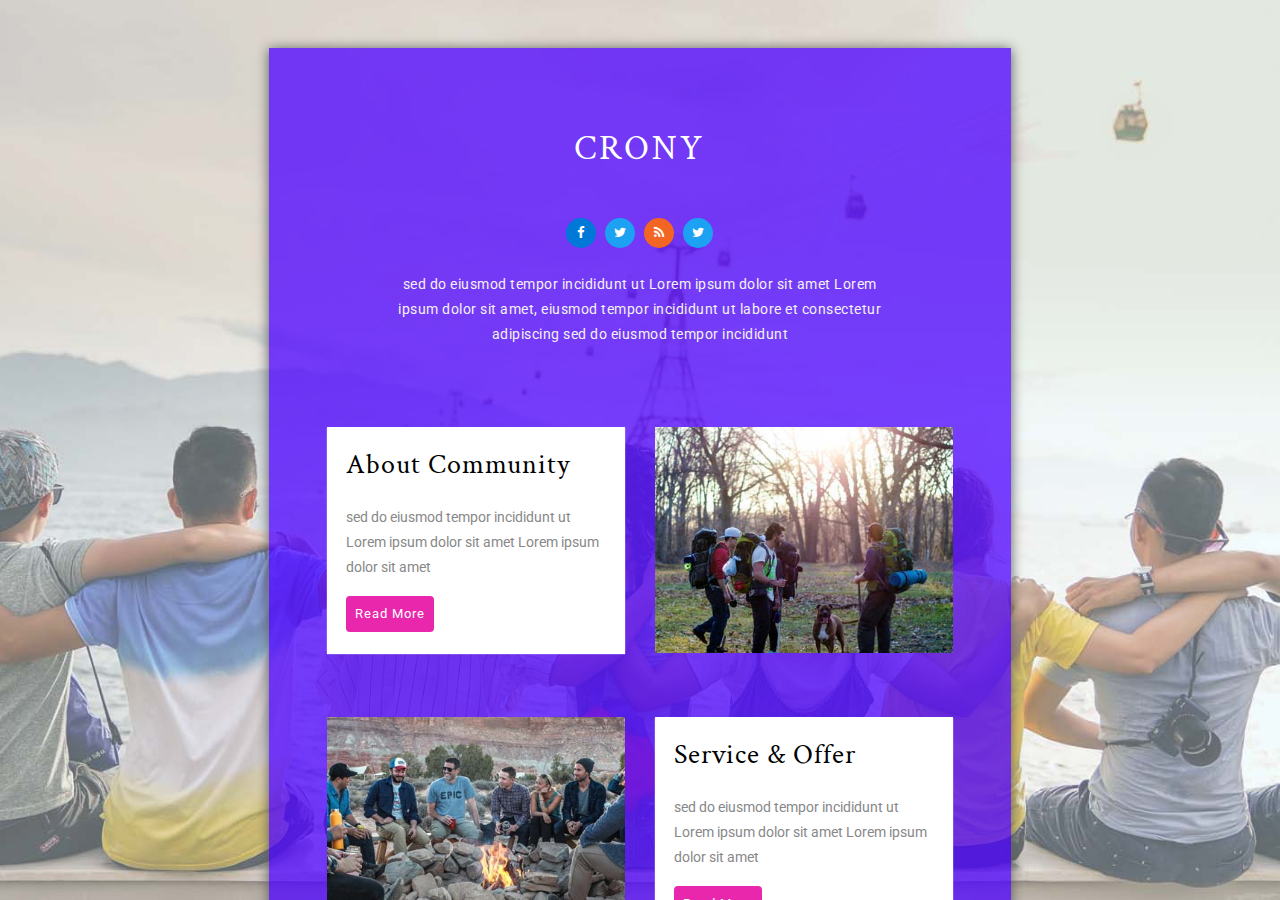
<file: crony-web_Free03-07-2019_1902536779/web/index.html>
<!--A Design by W3layouts
  Author: W3layout
  Author URL: http://w3layouts.com
  License: Creative Commons Attribution 3.0 Unported
  License URL: http://creativecommons.org/licenses/by/3.0/
  -->

<!DOCTYPE html>
<html lang="en">

<head>
	<title>Crony a Community Category Bootstrap Responsive Web Template | Home::w3layouts</title>
	<meta name="viewport" content="width=device-width, initial-scale=1">
	<meta charset="utf-8">
	<meta name="keywords" content="Crony Responsive web template, Bootstrap Web Templates, Flat Web Templates, Android Compatible web template, 
Smartphone Compatible web template, free webdesigns for Nokia, Samsung, LG, SonyEricsson, Motorola web design" />

	<script>
		addEventListener("load", function () {
			setTimeout(hideURLbar, 0);
		}, false);

		function hideURLbar() {
			window.scrollTo(0, 1);
		}
	</script>

	<!--booststrap-->
	<link href="css/bootstrap.min.css" rel="stylesheet" type="text/css" media="all">
	<!--//booststrap end-->
	<!-- font-awesome icons -->
	<link href="css/font-awesome.min.css" rel="stylesheet">
	<!-- //font-awesome icons -->
	<!--stylesheets-->
	<link href="css/style.css" rel='stylesheet' type='text/css' media="all">
	<!--//stylesheets-->

	<!-- google fonts -->
	<link href="//fonts.googleapis.com/css?family=Roboto:300,400,500,700" rel="stylesheet">
	<link href="//fonts.googleapis.com/css?family=Crimson+Text:400,600,700" rel="stylesheet">
	<!-- //google fonts -->
</head>

<body>
	<!-- banner -->
	<div class="banner-main">
		<div class="banner-back ">
			<div class="logo text-center py-lg-5 py-4">
				<h1>
					<a href="index.html">crony</a>
				</h1>
				<div class="social-icons text-center mt-lg-5 mb-lg-4 mt-md-4 mt-3 mb-3">
					<ul>
						<li class="facebook">
							<a href="#">
								<span class="fa fa-facebook"></span>
							</a>
						</li>
						<li class="twitter">
							<a href="#">
								<span class="fa fa-twitter"></span>
							</a>
						</li>
						<li class="rss">
							<a href="#">
								<span class="fa fa-rss"></span>
							</a>
						</li>
						<li class="twitter">
							<a href="#">
								<span class="fa fa-twitter"></span>
							</a>
						</li>
					</ul>
				</div>
				<p>sed do eiusmod tempor incididunt ut Lorem ipsum dolor sit amet Lorem ipsum dolor sit amet, eiusmod tempor incididunt
					ut labore et consectetur adipiscing sed do eiusmod tempor incididunt</p>
			</div>
			<!--//banner -->
			<!-- about -->
			<section class="about py-3">
				<div class="container">
					<div class="row">
						<div class="col-lg-6 col-md-6 about-wthree-txt my-3">
							<div class="text-wthree-txt">
								<h3> About Community</h3>
								<p class="mt-lg-4 mt-3">sed do eiusmod tempor incididunt ut Lorem ipsum dolor sit amet Lorem ipsum dolor sit amet</p>
								<div class="outs_more-buttn mt-md-3 mt-3">
									<a href="about.html">Read more</a>
								</div>
							</div>
						</div>
						<div class="col-lg-6 col-md-6 my-3">
							<div class="about-wthree-image">

							</div>
						</div>
					</div>
				</div>
			</section>
			<!--//about -->
			<!-- service -->
			<section class="service py-3">
				<div class="container">
					<div class="row">

						<div class="col-lg-6 col-md-6 my-3">
							<div class="service-wthree-txt">

							</div>

						</div>
						<div class="col-lg-6 col-md-6 about-wthree-txt my-3">
							<div class="text-wthree-txt">
								<h3>Service & offer</h3>
								<p class="mt-lg-4 mt-3">sed do eiusmod tempor incididunt ut Lorem ipsum dolor sit amet Lorem ipsum dolor sit amet</p>
								<div class="outs_more-buttn mt-md-3 mt-3">
									<a href="service.html">read more</a>
								</div>
							</div>
						</div>
					</div>
				</div>
			</section>
			<!-- //service-->
			<!-- blog-->
			<section class="blog py-3">
				<div class="container">
					<div class="row">
						<div class="col-lg-6 col-md-6 about-wthree-txt my-3">
							<div class="text-wthree-txt">
								<h3>Latest posts</h3>
								<p class="mt-lg-4 mt-3">sed do eiusmod tempor incididunt ut Lorem ipsum dolor sit amet Lorem ipsum dolor sit amet</p>
								<div class="outs_more-buttn mt-md-3 mt-3">
									<a href="blog.html">Read More</a>
								</div>
							</div>
						</div>
						<div class="col-lg-6 col-md-6 my-3">
							<div class=" blog-wthree-txt">

							</div>
						</div>
					</div>
				</div>
			</section>
			<!--//blog-->
			<!-- gallery-->
			<section class="gallery py-3">
				<div class="container">
					<div class="row">

						<div class="col-lg-6 col-md-6 my-3">
							<div class="gallery-wthree-txt">

							</div>
						</div>
						<div class="col-lg-6 col-md-6 about-wthree-txt my-3">
							<div class="text-wthree-txt">
								<h3>Our Gallery</h3>
								<p class="mt-lg-4 mt-3">sed do eiusmod tempor incididunt ut Lorem ipsum dolor sit amet Lorem ipsum dolor sit amet</p>
								<div class="outs_more-buttn mt-md-3 mt-3">
									<a href="gallery.html">Read More</a>
								</div>
							</div>
						</div>
					</div>
				</div>
			</section>
			<!--//Gallery -->
			<!-- contact-->
			<section class="contact py-3">
				<div class="container">
					<div class="row">
						<div class="col-lg-6 col-md-6 about-wthree-txt my-3">
							<div class="text-wthree-txt">
								<h3>Contact Us</h3>
								<p class="mt-lg-4 mt-3">sed do eiusmod tempor incididunt ut Lorem ipsum dolor sit amet Lorem ipsum dolor sit amet</p>
								<div class="outs_more-buttn mt-md-3 mt-3">
									<a href="contact.html">Read More</a>
								</div>
							</div>
						</div>
						<div class="col-lg-6 col-md-6 my-3">
							<div class="contant-wthree-txt">

							</div>
						</div>
					</div>
				</div>
			</section>
			<!--//contact -->
			<!-- footer -->
			<section>
				<div class="container py-lg-5 py-md-5 py-sm-4 py-3">
					<div class="row">

						<div class="col-lg-6 col-md-6 col-sm-6 my-3 footer-titles ">
							<h2>
								<a href="index.html">crony</a>
							</h2>
							<p class="mt-3">sed do eiusmod tempor incididunt ut Lorem ipsum dolor sit amet Lorem ipsum dolor sit amet, eiusmod tempor </p>
						</div>
						<div class="col-lg-6 col-md-6 col-sm-6 my-3 subscribe">
							<h4 class="clr">Subscribe Here</h4>
							<form action="#" method="post" class="d-flex">

								<div class="newsletter d-flex mt-lg-4 mt-3">
									<input type="email" name="Your Email" class="form-control" placeholder="Your Email" required="">
									<button class="btn1">
										<span class="fa fa-envelope" aria-hidden="true"></span>
									</button>
								</div>
							</form>
						</div>
					</div>
				</div>
			</section>
			<!--//footer -->
			<!-- copy right -->
			<footer>
				<div class="bottom-footer text-center py-3">
					<p>
						© 2019 crony. All Rights Reserved | Design by
						<a href="http://www.W3Layouts.com" target="_blank">W3Layouts</a>
					</p>
				</div>
			</footer>
			<!-- copy right -->
		</div>

	</div>

</body>

</html>
</file>
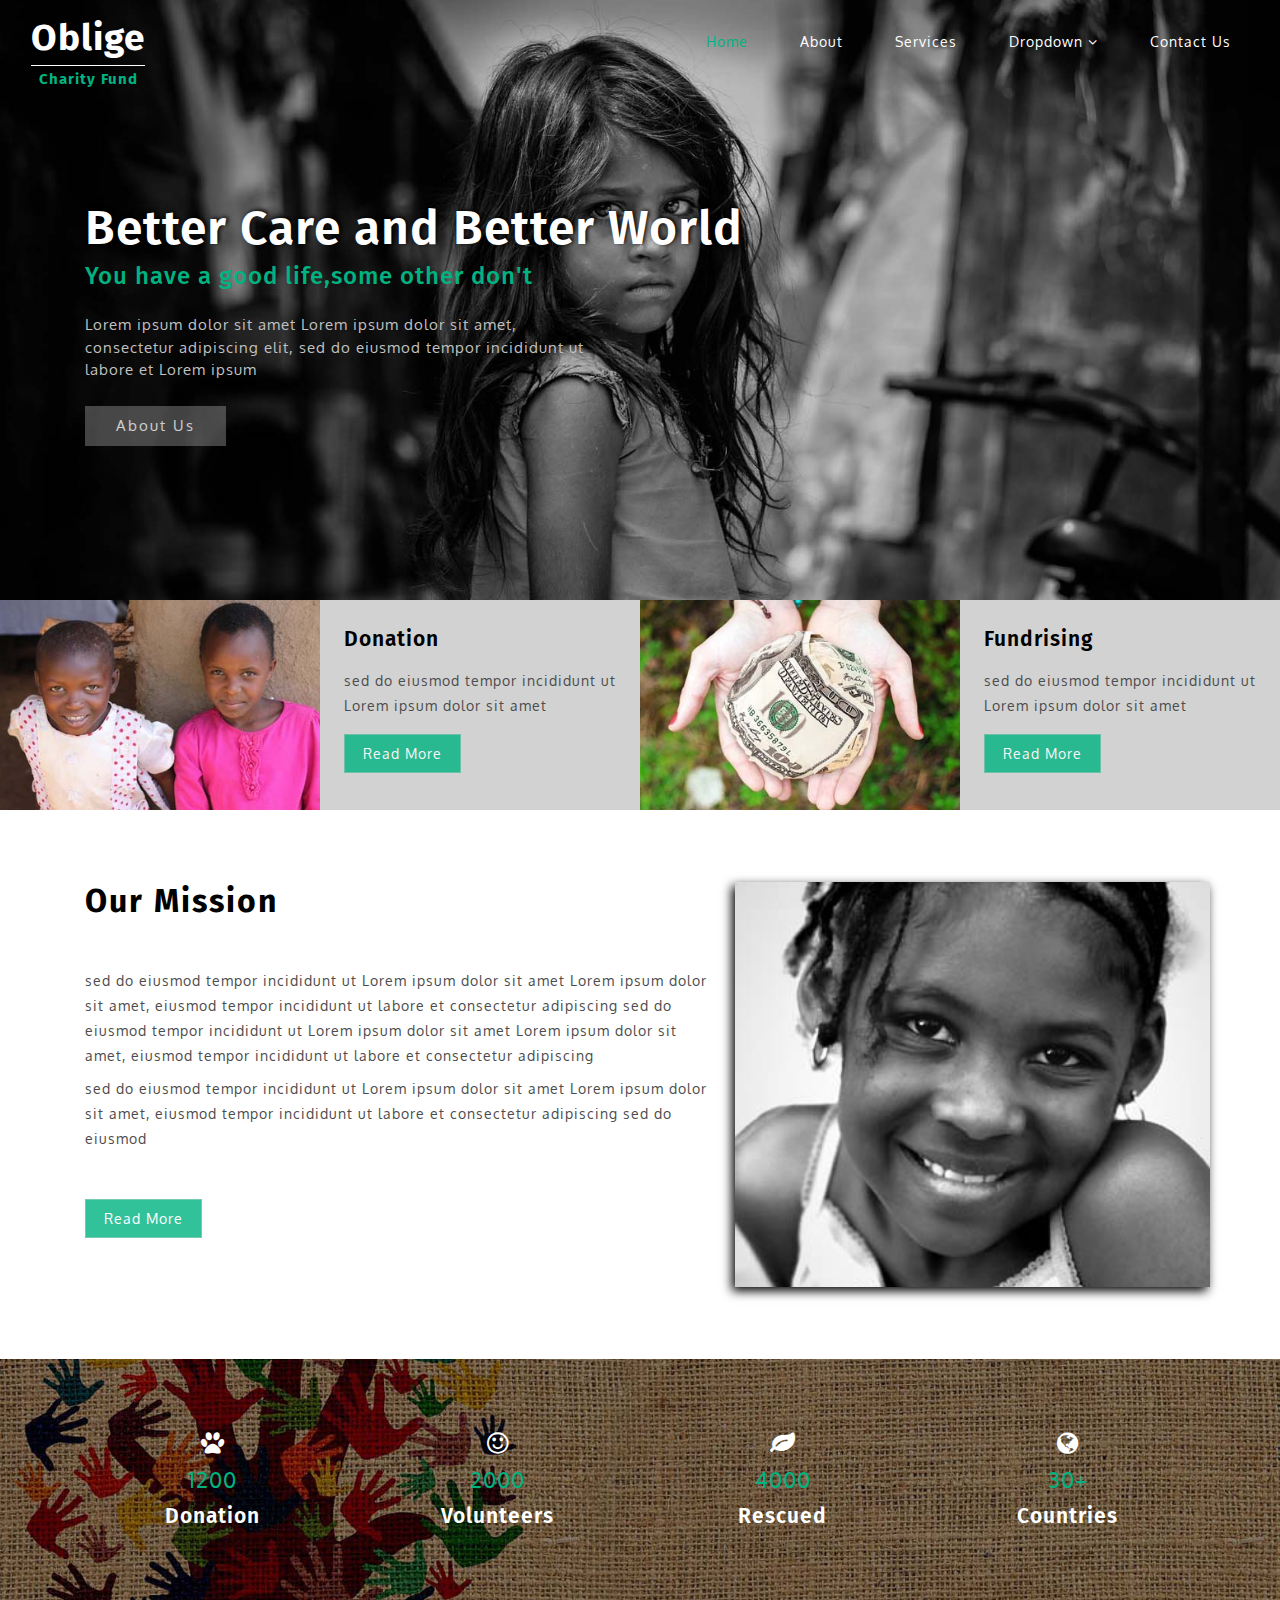
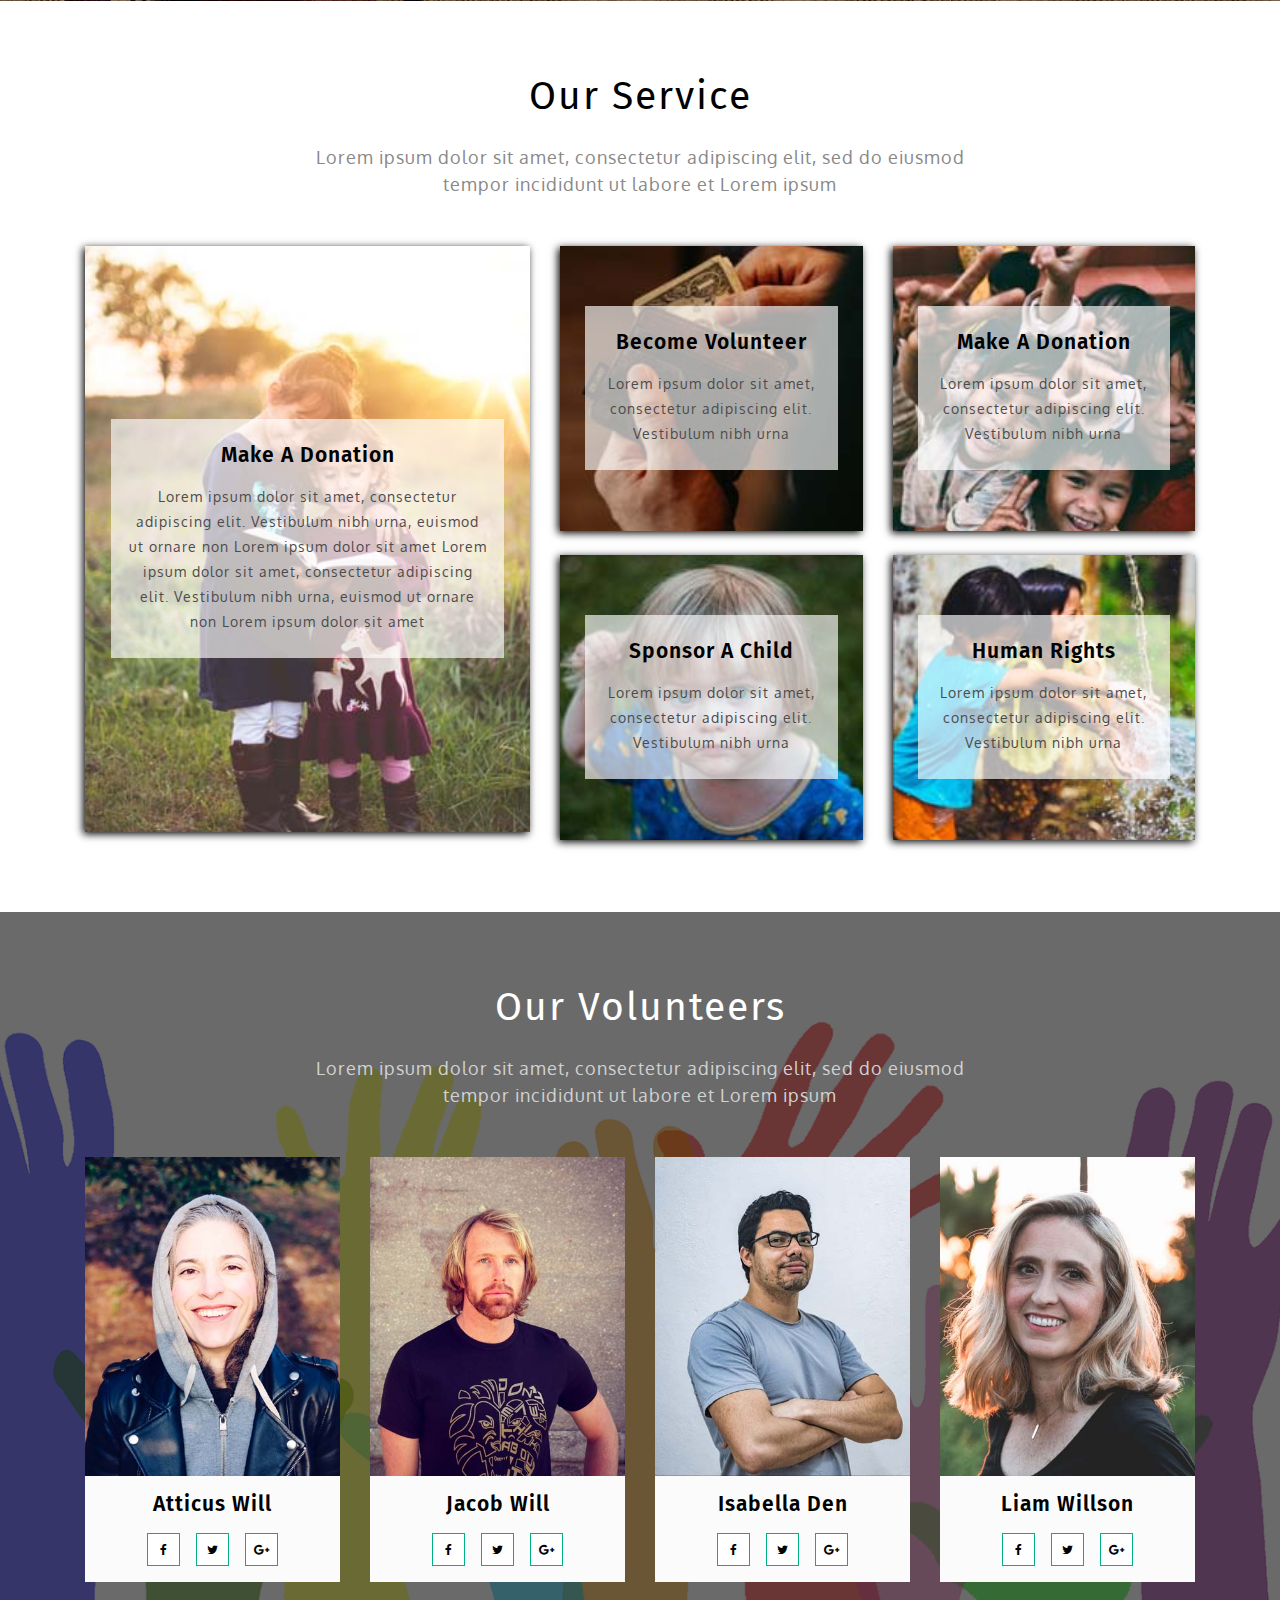
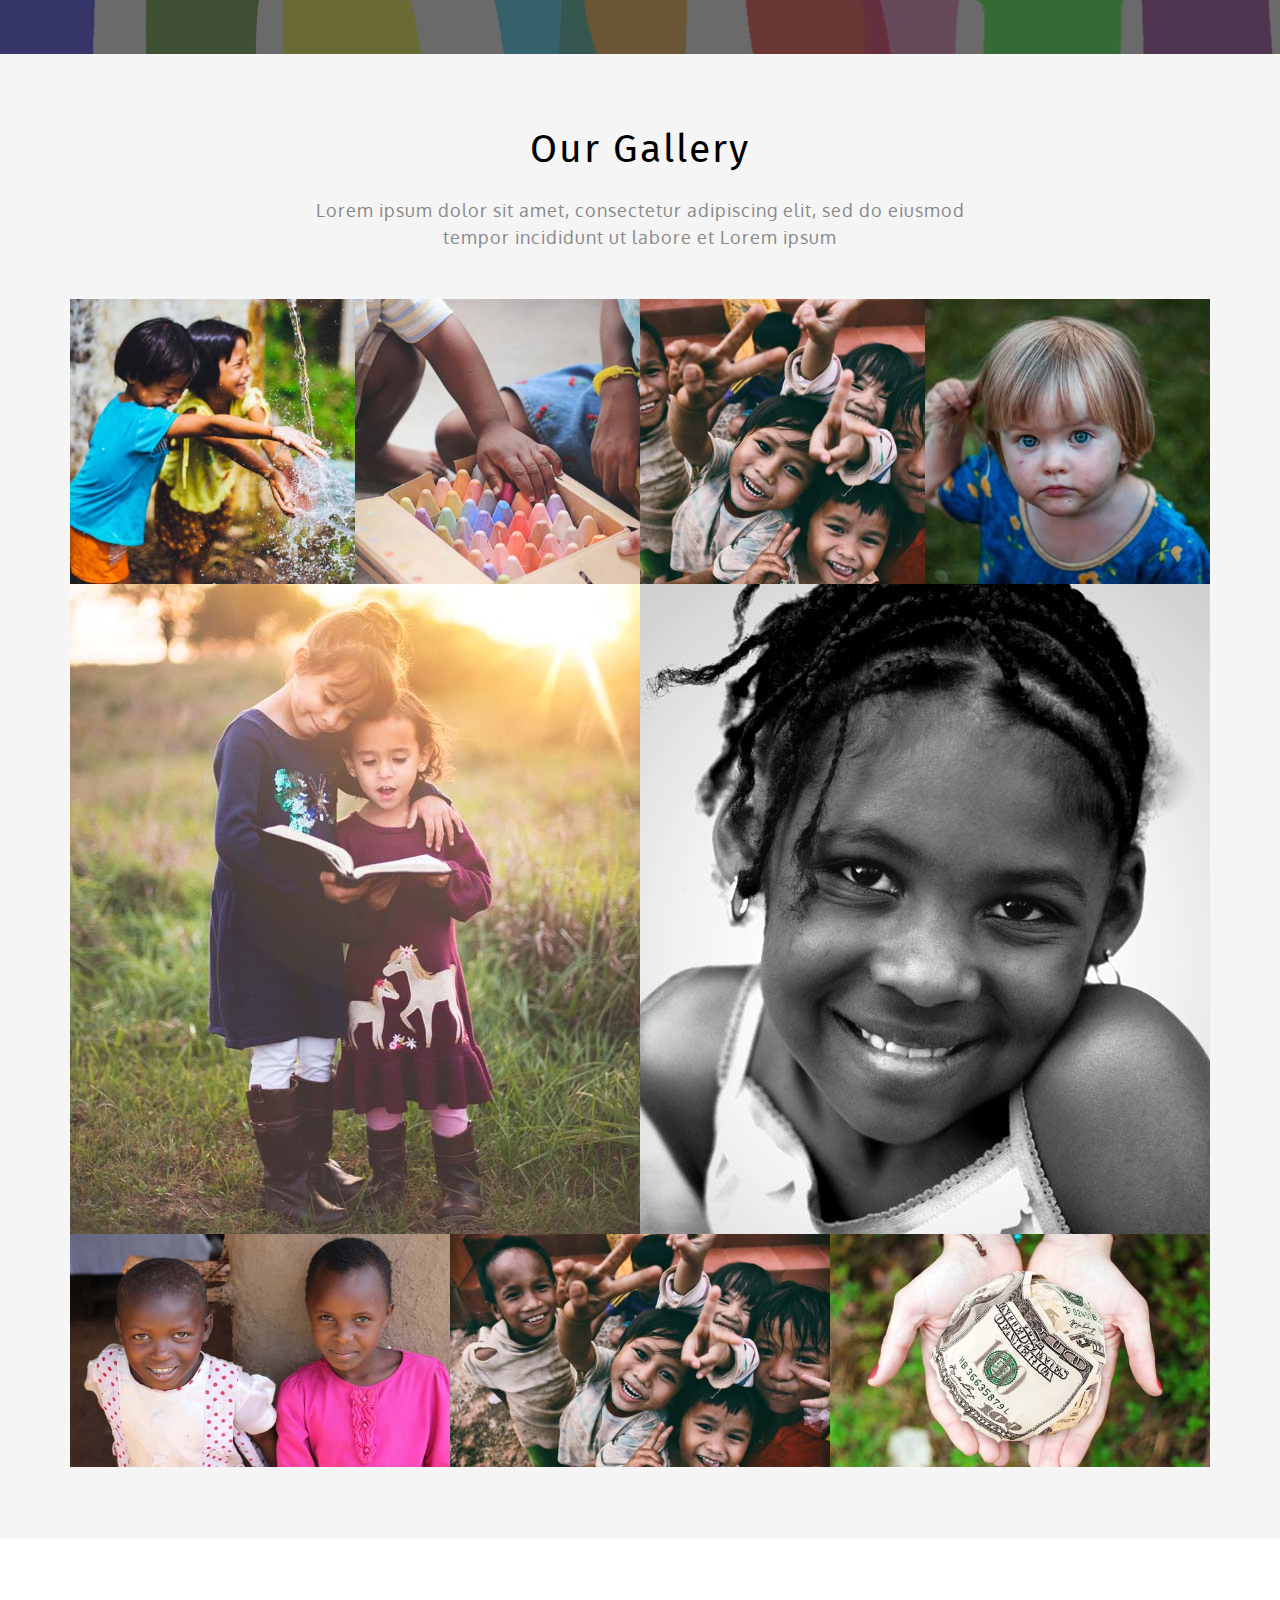
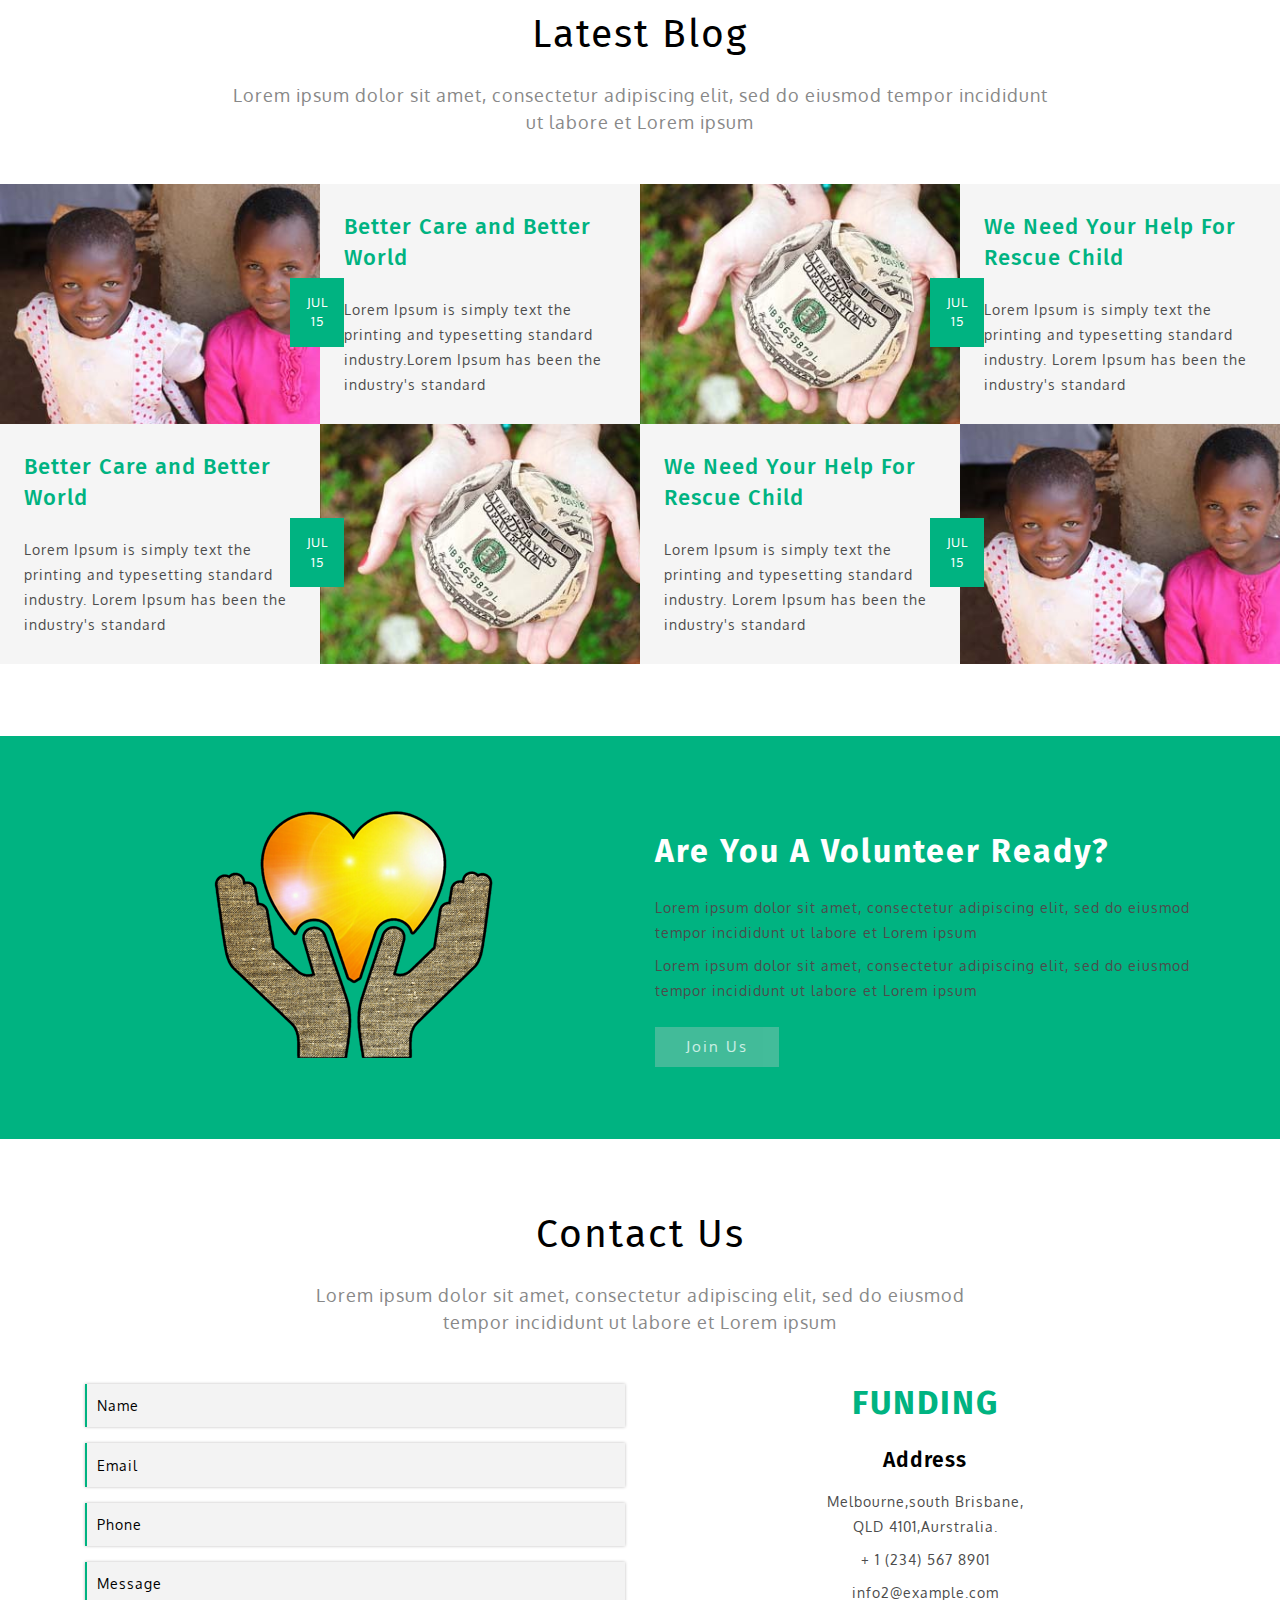
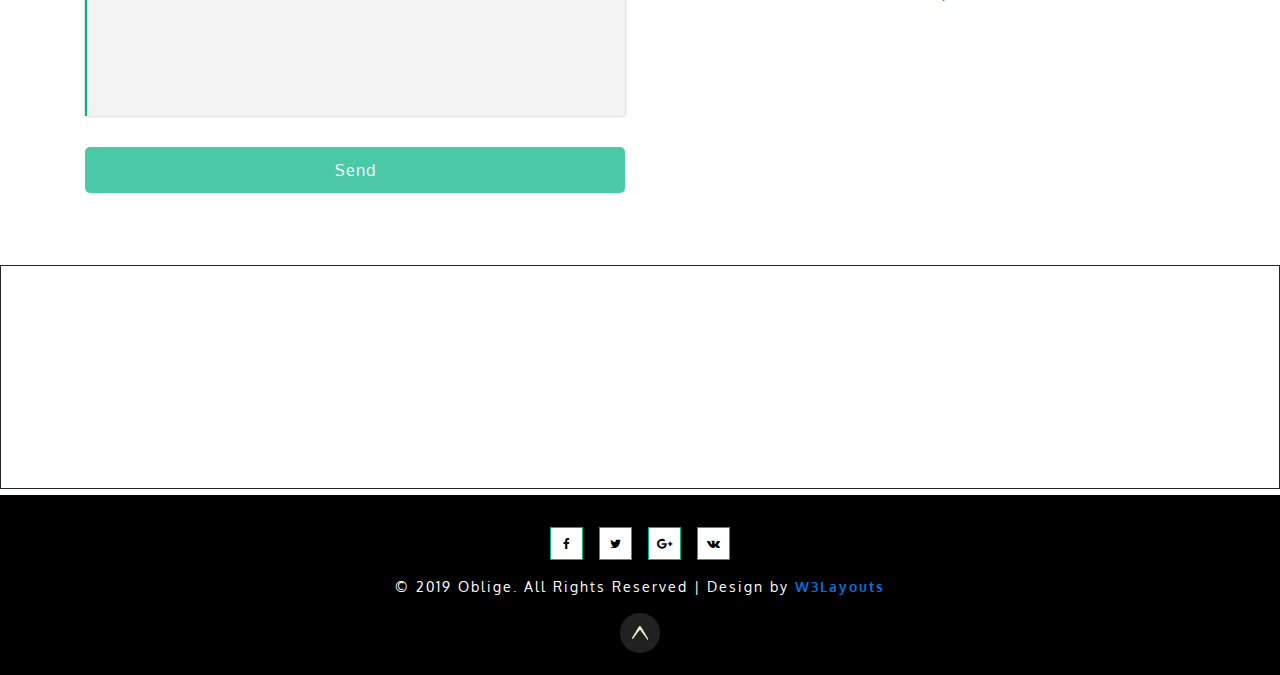
<file: frontend/web/index.html>
<!--A Design by W3layouts
   Author: W3layout
   Author URL: http://w3layouts.com
   License: Creative Commons Attribution 3.0 Unported
   License URL: http://creativecommons.org/licenses/by/3.0/
   -->
<!DOCTYPE html>
<html lang="zxx">
   <head>
      <title>Oblige Society & People Category Bootstrap Responsive web Template| Home :: w3layouts</title>
      <!--meta tags -->
      <meta charset="UTF-8">
      <meta name="viewport" content="width=device-width, initial-scale=1">
      <meta name="keywords" content="Oblige Responsive web template, Bootstrap Web Templates, Flat Web Templates, Android Compatible web template, 
         Smartphone Compatible web template, free webdesigns for Nokia, Samsung, LG, SonyEricsson, Motorola web design" />
      <script>
         addEventListener("load", function () {
         	setTimeout(hideURLbar, 0);
         }, false);
         
         function hideURLbar() {
         	window.scrollTo(0, 1);
         }
      </script>
      <!--//meta tags ends here-->
      <!--booststrap-->
      <link href="css/bootstrap.min.css" rel="stylesheet" type="text/css" media="all">
      <!--//booststrap end-->
      <!-- font-awesome icons -->
      <link href="css/font-awesome.min.css" rel="stylesheet">
      <!-- //font-awesome icons -->
      <!--stylesheets-->
      <link href="css/style.css" rel='stylesheet' type='text/css' media="all">
      <!--//stylesheets-->
      <link href="//fonts.googleapis.com/css?family=Fira+Sans:400,500,600,700" rel="stylesheet">
      <link href="//fonts.googleapis.com/css?family=Oxygen:400,700" rel="stylesheet">
   </head>
   <body>
      <div class="main-top" id="home">
         <!-- header -->
         <div class="headder-top">
            <div class="container-fluid">
               <!-- nav -->
               <nav >
                  <div id="logo">
                     <h1><a class="" href="index.html">Oblige<span>Charity Fund </span></a></h1>
                  </div>
                  <label for="drop" class="toggle">Menu</label>
                  <input type="checkbox" id="drop">
                  <ul class="menu mt-2">
                     <li class="active"><a href="index.html">Home</a></li>
                     <li class="mx-lg-3 mx-md-2 my-md-0 my-1"><a href="#about">About</a></li>
                     <li><a href="#service">Services</a></li>
                     <li class="mx-lg-3 mx-md-2 my-md-0 my-1">
                        <!-- First Tier Drop Down -->
                        <label for="drop-2" class="toggle toogle-2">Dropdown <span class="fa fa-angle-down" aria-hidden="true"></span>
                        </label>
                        <a href="#">Dropdown <span class="fa fa-angle-down" aria-hidden="true"></span></a>
                        <input type="checkbox" id="drop-2">
                        <ul>
                           <li><a href="#gallery" class="drop-text">Gallery</a></li>
                           <li><a href="#team" class="drop-text">Volunteers</a></li>
                           <li><a href="#blog" class="drop-text">Blog</a></li>
                        </ul>
                     </li>
                     <li><a href="#contact">Contact Us</a></li>
                  </ul>
               </nav>
               <!-- //nav -->
            </div>
         </div>
         <!-- //header -->
         <!-- banner -->
         <div class="main-banner">
            <div class="container">
               <div class="style-banner ">
                  <h4 class="mb-1">Better Care and Better World</h4>
                  <h5>You have a good life,some other don't
                  </h5>
               </div>
               <div class="two-demo-button mt-lg-4 mt-3">
                  <p> Lorem ipsum dolor sit amet Lorem ipsum dolor sit amet, consectetur adipiscing elit, sed do eiusmod tempor incididunt ut labore et Lorem ipsum </p>
               </div>
               <div class="view-buttn mt-md-4 mt-sm-4 mt-3">
                  <a href="#about" class="btn scroll">About Us</a>
               </div>
            </div>
         </div>
      </div>
      <!-- //banner -->
      <section class="three-grids">
         <div class="container-fluid">
            <div class="row">
               <div class="col-lg-3 col-md-6 col-sm-6 p-0">
                  <div class="img-abt-info1">
                  </div>
               </div>
               <div class="col-lg-3 col-md-6 col-sm-6 banner-bottom-grid p-0">
                  <div class="w3layouts-abt-info">
                     <div class="mb-lg-3 mb-md-3 mb-2 abut-headder">
                        <h4>Donation</h4>
                     </div>
                     <p>sed do eiusmod tempor incididunt ut Lorem ipsum dolor sit amet</p>
                     <div class="view-price mt-3">
                        <a href="#contact" class=" scroll">Read More</a>
                     </div>
                  </div>
               </div>
               <div class="col-lg-3 col-md-6 col-sm-6 p-0">
                  <div class="img-abt-info2">
                  </div>
               </div>
               <div class="col-lg-3 col-md-6 col-sm-6 banner-bottom-grid p-0">
                  <div class="w3layouts-abt-info">
                     <div class="mb-lg-3 mb-md-3 mb-2 abut-headder">
                        <h4>Fundrising</h4>
                     </div>
                     <p>sed do eiusmod tempor incididunt ut Lorem ipsum dolor sit amet</p>
                     <div class="view-price mt-3">
                        <a href="#contact" class=" scroll">Read More</a>
                     </div>
                  </div>
               </div>
            </div>
         </div>
      </section>
      <!-- about -->
      <section class="about py-lg-4 py-md-3 py-sm-3 py-3" id="about">
         <div class="container py-lg-5 py-md-4 py-sm-4 py-3">
            <div class="row">
               <div class="col-lg-7 col-md-6">
                  <div class="wthree-about-txt mb-lg-5 mb-md-4 mb-3">
                     <h5>Our Mission</h5>
                  </div>
                  <div class="about-para-txt">
                     <p>sed do eiusmod tempor incididunt ut Lorem ipsum dolor sit amet Lorem ipsum dolor sit amet, eiusmod tempor incididunt ut labore et consectetur adipiscing sed do eiusmod tempor incididunt ut Lorem ipsum dolor sit amet Lorem ipsum dolor sit amet, eiusmod tempor incididunt ut labore et consectetur adipiscing</p>
                     <p class="mt-2">sed do eiusmod tempor incididunt ut Lorem ipsum dolor sit amet Lorem ipsum dolor sit amet, eiusmod tempor incididunt ut labore et consectetur adipiscing sed do eiusmod</p>
                  </div>
                  <div class="view-price mt-lg-5 mt-md-4 mt-3">
                     <a href="#contact" class=" scroll">Read More</a>
                  </div>
               </div>
               <div class="col-lg-5 col-md-6 about-imgs-txt">
               </div>
            </div>
         </div>
      </section>
      <!-- about  -->
      <!--state -->
      <section class="stats py-lg-4 py-md-3 py-sm-3 py-3">
         <div class="container py-lg-5 py-md-4 py-sm-4 py-3">
            <div class="stats-info row ">
               <div class="col-lg-3 col-md-3 col-sm-6 col-6 stats-grid ">
                  <div class="register-left-num ">
                     <div class="count-icon">
                        <span class="fa fa-paw" aria-hidden="true"></span>
                     </div>
                     <div class="counter-number">1200</div>
                     <div class="stat-info pt-lg-3 pt-md-3 pt-sm-3 pt-3">
                        <h4>Donation</h4>
                     </div>
                  </div>
               </div>
               <div class="col-lg-3 col-md-3 col-sm-6 col-6 stats-grid ">
                  <div class="register-left-num">
                     <div class="count-icon">
                        <span class="fa fa-smile-o" aria-hidden="true"></span>
                     </div>
                     <div class="counter-number">2000</div>
                     <div class="stat-info pt-lg-3 pt-md-3 pt-sm-3 pt-3">
                        <h4>Volunteers</h4>
                     </div>
                  </div>
               </div>
               <div class="col-lg-3 col-md-3 col-sm-6 col-6 stats-grid">
                  <div class="register-left-num">
                     <div class="count-icon">
                        <span class="fa fa-leaf" aria-hidden="true"></span>
                     </div>
                     <div class="counter-number">4000</div>
                     <div class="stat-info pt-lg-3 pt-md-3 pt-sm-3 pt-3">
                        <h4>Rescued</h4>
                     </div>
                  </div>
               </div>
               <div class="col-lg-3 col-md-3 col-sm-6 col-6 stats-grid">
                  <div class="register-left-num">
                     <div class="count-icon">
                        <span class="fa fa-globe" aria-hidden="true"></span>
                     </div>
                     <div class="counter-number">30+</div>
                     <div class="stat-info pt-lg-3 pt-md-3 pt-sm-3 pt-3">
                        <h4>Countries</h4>
                     </div>
                  </div>
               </div>
            </div>
         </div>
      </section>
      <!--//state -->
      <!-- service -->
      <section class="service py-lg-4 py-md-3 py-sm-3 py-3" id="service">
         <div class="container py-lg-5 py-md-4 py-sm-4 py-3">
            <h3 class="title text-center mb-md-4 mb-sm-3 mb-3 mb-2">Our Service</h3>
            <div class="title-wls-text text-center mb-lg-5 mb-md-4 mb-sm-4 mb-3">
               <p>Lorem ipsum dolor sit amet, consectetur adipiscing elit, sed do eiusmod tempor incididunt ut labore et Lorem ipsum </p>
            </div>
            <div class="row">
               <div class="col-lg-5 service-two-grids">
                  <div class="color-img-five">
                     <div class="ser-sevice-grid text-center">
                        <h4 class="pb-3">Make A Donation</h4>
                        <p>Lorem ipsum dolor sit amet, consectetur adipiscing elit. Vestibulum nibh urna, euismod ut ornare non Lorem ipsum dolor sit amet Lorem ipsum dolor sit amet, consectetur adipiscing elit. Vestibulum nibh urna, euismod ut ornare non Lorem ipsum dolor sit amet</p>
                     </div>
                  </div>
               </div>
               <div class="col-lg-7 service-two-grids">
                  <div class="img-cols-grid row">
                     <div class="col-lg-6 col-md-6 col-sm-6">
                        <div class=" color-img-one" >
                           <div class="ser-sevice-grid text-center">
                              <h4 class="pb-3">Become volunteer</h4>
                              <p>Lorem ipsum dolor sit amet, consectetur adipiscing elit. Vestibulum nibh urna</p>
                           </div>
                        </div>
                     </div>
                     <div class="col-lg-6 col-md-6 col-sm-6 ">
                        <div class=" color-img-two">
                           <div class="ser-sevice-grid text-center">
                              <h4 class="pb-3">Make A Donation</h4>
                              <p>Lorem ipsum dolor sit amet, consectetur adipiscing elit. Vestibulum nibh urna</p>
                           </div>
                        </div>
                     </div>
                     <div class="col-lg-6 col-md-6 col-sm-6 mt-md-4 mt-3">
                        <div class=" color-img-three">
                           <div class="ser-sevice-grid text-center">
                              <h4 class="pb-3">Sponsor a Child</h4>
                              <p>Lorem ipsum dolor sit amet, consectetur adipiscing elit. Vestibulum nibh urna</p>
                           </div>
                        </div>
                     </div>
                     <div class="col-lg-6 col-md-6 col-sm-6 mt-md-4 mt-3">
                        <div class=" color-img-four">
                           <div class="ser-sevice-grid text-center">
                              <h4 class="pb-3">Human Rights</h4>
                              <p>Lorem ipsum dolor sit amet, consectetur adipiscing elit. Vestibulum nibh urna</p>
                           </div>
                        </div>
                     </div>
                  </div>
               </div>
            </div>
         </div>
      </section>
      <!--//service -->
      <!--team -->
      <section class="team py-lg-4 py-md-3 py-sm-3 py-3" id="team">
         <div class="container py-lg-5 py-md-4 py-sm-4 py-3">
            <h3 class="title text-center mb-md-4 mb-sm-3 mb-3 mb-2 clr">Our Volunteers</h3>
            <div class="title-wls-text text-center mb-lg-5 mb-md-4 mb-sm-4 mb-3 sub-colors">
               <p>Lorem ipsum dolor sit amet, consectetur adipiscing elit, sed do eiusmod tempor incididunt ut labore et Lorem ipsum </p>
            </div>
            <div class="row ">
               <div class="col-lg-3 col-md-6 col-sm-6 team-grid-colum text-center">
                  <img src="images/t1.jpg" alt="" class="img-fluid">
                  <div class="text-grid-gried">
                     <h4>Atticus Will</h4>
                     <ul class="d-flex justify-content-center pt-3 social-icons">
                        <li>
                           <a href="#">
                           <span class="fa fa-facebook-f"></span>
                           </a>
                        </li>
                        <li class="mx-3">
                           <a href="#">
                           <span class="fa fa-twitter"></span>
                           </a>
                        </li>
                        <li>
                           <a href="#">
                           <span class="fa fa-google-plus"></span>
                           </a>
                        </li>
                     </ul>
                  </div>
               </div>
               <div class="col-lg-3 col-md-6 col-sm-6 team-grid-colum text-center">
                  <img src="images/t2.jpg" alt="" class="img-fluid">
                  <div class="text-grid-gried">
                     <h4>Jacob Will</h4>
                     <ul class="d-flex justify-content-center pt-3 social-icons">
                        <li>
                           <a href="#">
                           <span class="fa fa-facebook-f"></span>
                           </a>
                        </li>
                        <li class="mx-3">
                           <a href="#">
                           <span class="fa fa-twitter"></span>
                           </a>
                        </li>
                        <li>
                           <a href="#">
                           <span class="fa fa-google-plus"></span>
                           </a>
                        </li>
                     </ul>
                  </div>
               </div>
               <div class="col-lg-3 col-md-6 col-sm-6 team-grid-colum text-center">
                  <img src="images/t3.jpg" alt="" class="img-fluid">
                  <div class="text-grid-gried">
                     <h4>Isabella Den</h4>
                     <ul class="d-flex justify-content-center pt-3 social-icons">
                        <li>
                           <a href="#">
                           <span class="fa fa-facebook-f"></span>
                           </a>
                        </li>
                        <li class="mx-3">
                           <a href="#">
                           <span class="fa fa-twitter"></span>
                           </a>
                        </li>
                        <li>
                           <a href="#">
                           <span class="fa fa-google-plus"></span>
                           </a>
                        </li>
                     </ul>
                  </div>
               </div>
               <div class="col-lg-3 col-md-6 col-sm-6 team-grid-colum text-center">
                  <img src="images/t4.jpg" alt="" class="img-fluid">
                  <div class="text-grid-gried">
                     <h4>Liam Willson</h4>
                     <ul class="d-flex justify-content-center pt-3 social-icons">
                        <li>
                           <a href="#">
                           <span class="fa fa-facebook-f"></span>
                           </a>
                        </li>
                        <li class="mx-3">
                           <a href="#">
                           <span class="fa fa-twitter"></span>
                           </a>
                        </li>
                        <li>
                           <a href="#">
                           <span class="fa fa-google-plus"></span>
                           </a>
                        </li>
                     </ul>
                  </div>
               </div>
            </div>
         </div>
      </section>
      <!--//team -->
      <!-- gallery-main -->
      <section class="gallery py-lg-4 py-md-3 py-sm-3 py-3" id="gallery">
         <div class="container py-lg-5 py-md-4 py-sm-4 py-3">
            <h3 class="title text-center mb-md-4 mb-sm-3 mb-3 mb-2">Our Gallery</h3>
            <div class="title-wls-text text-center mb-lg-5 mb-md-4 mb-sm-4 mb-3">
               <p >Lorem ipsum dolor sit amet, consectetur adipiscing elit, sed do eiusmod tempor incididunt ut labore et Lorem ipsum 
               </p>
            </div>
            <div class="row gallery-info">
               <div class="col-lg-3 col-md-3 col-sm-6 gallery-img-grid p-0">
                  <div class="gallery-grids">
                     <a href="#gal1"><img src="images/g1.jpg" alt="news image" class="img-fluid"></a>
                  </div>
               </div>
               <div class="col-lg-3 col-md-3 col-sm-6 gallery-img-grid p-0">
                  <div class="gallery-grids">
                     <a href="#gal2"><img src="images/g2.jpg" alt="news image" class="img-fluid"></a>
                  </div>
               </div>
               <div class="col-lg-3 col-md-3 col-sm-6 gallery-img-grid p-0">
                  <div class="gallery-grids">
                     <a href="#gal3"><img src="images/g3.jpg" alt="news image" class="img-fluid"></a>
                  </div>
               </div>
               <div class="col-lg-3 col-md-3 col-sm-6 gallery-img-grid p-0">
                  <div class="gallery-grids p-0">
                     <a href="#gal4"><img src="images/g4.jpg" alt="news image" class="img-fluid"></a>
                  </div>
               </div>
               <div class="col-lg-6 col-md-6 col-sm-6 gallery-img-grid gallery-mid-two p-0">
                  <div class="gallery-grids">
                     <a href="#gal5"><img src="images/g5.jpg" alt="news image" class="img-fluid"></a>
                  </div>
               </div>
               <div class="col-lg-6 col-md-6 col-sm-6 gallery-img-grid gallery-mid-two p-0">
                  <div class="gallery-grids">
                     <a href="#gal6"><img src="images/g6.jpg" alt="news image" class="img-fluid"></a>
                  </div>
               </div>
               <div class="col-lg-4 col-md-4 col-sm-12 gallery-img-three p-0">
                  <div class="gallery-grids">
                     <a href="#gal7"><img src="images/g7.jpg" alt="news image" class="img-fluid"></a>
                  </div>
               </div>
               <div class="col-lg-4 col-md-4 col-sm-12 gallery-img-three p-0">
                  <div class="gallery-grids">
                     <a href="#gal8"><img src="images/g8.jpg" alt="news image" class="img-fluid"></a>
                  </div>
               </div>
               <div class="col-lg-4 col-md-4 col-sm-12 gallery-img-three p-0">
                  <div class="gallery-grids">
                     <a href="#gal9"><img src="images/g9.jpg" alt="news image" class="img-fluid"></a>
                  </div>
               </div>
            </div>
         </div>
      </section>
      <!--// gallery-main -->
      <!-- popup-->
      <div id="gal1" class="popup-effect">
         <div class="popup">
            <img src="images/g1.jpg" alt="Popup Image" class="img-fluid" />
            <a class="close" href="#gallery">&times;</a>
         </div>
      </div>
      <!-- //popup -->
      <!-- popup-->
      <div id="gal2" class="popup-effect">
         <div class="popup">
            <img src="images/g2.jpg" alt="Popup Image" class="img-fluid" />
            <a class="close" href="#gallery">&times;</a>
         </div>
      </div>
      <!-- //popup -->
      <!-- popup-->
      <div id="gal3" class="popup-effect">
         <div class="popup">
            <img src="images/g3.jpg" alt="Popup Image" class="img-fluid" />
            <a class="close" href="#gallery">&times;</a>
         </div>
      </div>
      <!-- //popup -->
      <!-- popup-->
      <div id="gal4" class="popup-effect">
         <div class="popup">
            <img src="images/g4.jpg" alt="Popup Image" class="img-fluid" />
            <a class="close" href="#gallery">&times;</a>
         </div>
      </div>
      <!-- //popup -->
      <!-- popup-->
      <div id="gal5" class="popup-effect">
         <div class="popup">
            <img src="images/g5.jpg" alt="Popup Image" class="img-fluid" />
            <a class="close" href="#gallery">&times;</a>
         </div>
      </div>
      <!-- //popup -->
      <!-- popup-->
      <div id="gal6" class="popup-effect">
         <div class="popup">
            <img src="images/g6.jpg" alt="Popup Image" class="img-fluid" />
            <a class="close" href="#gallery">&times;</a>
         </div>
      </div>
      <!-- //popup -->
      <!-- popup-->
      <div id="gal7" class="popup-effect">
         <div class="popup">
            <img src="images/g7.jpg" alt="Popup Image" class="img-fluid" />
            <a class="close" href="#gallery">&times;</a>
         </div>
      </div>
      <!-- //popup -->
      <!-- popup-->
      <div id="gal8" class="popup-effect">
         <div class="popup">
            <img src="images/g8.jpg" alt="Popup Image" class="img-fluid" />
            <a class="close" href="#gallery">&times;</a>
         </div>
      </div>
      <!-- //popup -->
      <!-- popup-->
      <div id="gal9" class="popup-effect">
         <div class="popup">
            <img src="images/g9.jpg" alt="Popup Image" class="img-fluid" />
            <a class="close" href="#gallery">&times;</a>
         </div>
      </div>
      <!-- //popup -->
      <!-- //gallery popups -->
      <!-- //gallery -->
      <!-- blog -->
      <section class="blog py-lg-4 py-md-3 py-sm-3 py-3" id="blog">
         <div class="container-fluid py-lg-5 py-md-4 py-sm-4 py-3">
            <h3 class="title text-center mb-md-4 mb-sm-3 mb-3 mb-2">Latest Blog</h3>
            <div class="title-wls-text text-center mb-lg-5 mb-md-4 mb-sm-4 mb-3">
               <p>Lorem ipsum dolor sit amet, consectetur adipiscing elit, sed do eiusmod tempor incididunt ut labore et Lorem ipsum </p>
            </div>
            <div class="row">
               <div class="col-lg-3 col-md-6 col-sm-6 busness-tip-one">
               </div>
               <div class="col-lg-3 col-md-6 col-sm-6 mid-text-info">
                  <div class="blog-info">
                     <a href="#contact" class="scroll">
                        <ul>
                           <li>JUL</li>
                           <li>15</li>
                        </ul>
                     </a>
                  </div>
                  <h4 class="mb-lg-4 mb-3"><a href="#contact">Better Care and Better World</a></h4>
                  <p>Lorem Ipsum is simply text the printing and typesetting standard industry.Lorem Ipsum has been the industry's standard
                  </p>
               </div>
               <div class="col-lg-3 col-md-6 col-sm-6 busness-tip-two ">
               </div>
               <div class="col-lg-3 col-md-6 col-sm-6 mid-text-info">
                  <div class="blog-info">
                     <a href="#contact" class="scroll">
                        <ul>
                           <li>JUL</li>
                           <li>15</li>
                        </ul>
                     </a>
                  </div>
                  <h4 class="mb-lg-4 mb-3"><a href="#contact">We Need Your Help For Rescue Child</a></h4>
                  <p>Lorem Ipsum is simply text the printing and typesetting standard industry. Lorem Ipsum has been the industry's standard
                  </p>
               </div>
            </div>
            <div class="row">
               <div class="col-lg-3 col-md-6 col-sm-6 mid-text-info">
                  <h4 class="mb-lg-4 mb-3"><a href="#contact">Better Care and Better World</a></h4>
                  <p>Lorem Ipsum is simply text the printing and typesetting standard industry. Lorem Ipsum has been the industry's standard
                  </p>
               </div>
               <div class="col-lg-3 col-md-6 col-sm-6 busness-tip-two ">
                  <div class="blog-info">
                     <a href="#contact" class="scroll">
                        <ul>
                           <li>JUL</li>
                           <li>15</li>
                        </ul>
                     </a>
                  </div>
               </div>
               <div class="col-lg-3 col-md-6 col-sm-6 mid-text-info">
                  <h4 class="mb-lg-4 mb-3"><a href="#contact">We Need Your Help For Rescue Child</a></h4>
                  <p>Lorem Ipsum is simply text the printing and typesetting standard industry. Lorem Ipsum has been the industry's standard
                  </p>
               </div>
               <div class="col-lg-3 col-md-6 col-sm-6 busness-tip-one pl-sm-0">
                  <div class="blog-info">
                     <a href="#contact" class="scroll">
                        <ul>
                           <li>JUL</li>
                           <li>15</li>
                        </ul>
                     </a>
                  </div>
               </div>
            </div>
         </div>
      </section>
      <!-- //blog -->
      <!-- Info-matter -->
      <section class="info-matter py-lg-4 py-md-3 py-sm-3 py-3" id="info-matter">
         <div class="container py-lg-5 py-md-4 py-sm-4 py-3">
            <div class="row">
               <div class="col-lg-6 text-sm-center">
                  <img src="images/info.png" alt="" class="img-fluid">
               </div>
               <div class="col-lg-6 info-matter-join mt-lg-4 mt-3">
                  <h5 class="mb-lg-4 mb-3">Are You A Volunteer Ready?</h5>
                  <p>Lorem ipsum dolor sit amet, consectetur adipiscing elit, sed do eiusmod tempor incididunt ut labore et Lorem ipsum 
                  </p>
                  <p class="mt-2">Lorem ipsum dolor sit amet, consectetur adipiscing elit, sed do eiusmod tempor incididunt ut labore et Lorem ipsum 
                  </p>
                  <div class="view-buttn mt-md-4 mt-sm-4 mt-3">
                     <a href="#contact" class="btn scroll">Join Us</a>
                  </div>
               </div>
            </div>
         </div>
      </section>
      <!--// Info-matter-->
      <!-- contact -->
      <section class="contact py-lg-4 py-md-3 py-sm-3 py-3" id="contact">
         <div class="container py-lg-5 py-md-4 py-sm-4 py-3">
            <h3 class="title text-center mb-md-4 mb-sm-3 mb-3 mb-2">contact Us</h3>
            <div class="title-wls-text text-center mb-lg-5 mb-md-4 mb-sm-4 mb-3">
               <p>Lorem ipsum dolor sit amet, consectetur adipiscing elit, sed do eiusmod tempor incididunt ut labore et Lorem ipsum 
               </p>
            </div>
            <div class="row">
               <div class="col-lg-6 col-md-6 contact-details">
                  <form action="#" method="post">
                     <div class=" form-group contact-forms">
                        <input type="text" class="form-control" placeholder="Name" required="">
                     </div>
                     <div class="form-group contact-forms">
                        <input type="email" class="form-control" placeholder="Email" required="">
                     </div>
                     <div class="form-group contact-forms">
                        <input type="text" class="form-control" placeholder="Phone" required=""> 
                     </div>
                     <div class="form-group contact-forms">
                        <textarea class="form-control" placeholder="Message" rows="3" required=""></textarea>
                     </div>
                     <button type="submit" class="btn sent-butnn">Send</button>
                  </form>
               </div>
               <div class="col-lg-6 col-md-6 address-grid text-center">
                  <div class="contact-address-info mb-md-4 mb-3">
                     <h2><a href="index.html">Funding</a></h2>
                  </div>
                  <div class="contact-address-grid mb-3">
                     <h4> Address</h4>
                  </div>
                  <div class=" footer-contact-list mb-2">
                     <p>Melbourne,south Brisbane,<br>QLD 4101,Aurstralia.</p>
                  </div>
                  <div class=" footer-contact-list mb-2">
                     <p>+ 1 (234) 567 8901</p>
                  </div>
                  <div class=" footer-contact-list mb-2">
                     <p><a href="mailto:info@example.com">info2@example.com</a></p>
                  </div>
               </div>
            </div>
         </div>
      </section>
      <!--//contact -->
      <div class="address_mail_footer_grids">
         <iframe src="https://www.google.com/maps/embed?pb=!1m14!1m8!1m3!1d3539.812628729253!2d153.014155!3d-27.4750921!3m2!1i1024!2i768!4f13.1!3m3!1m2!1s0x6b915a0835840a2f%3A0xdd5e3f5c208dc0e1!2sMelbourne+St%2C+South+Brisbane+QLD+4101%2C+Australia!5e0!3m2!1sen!2sin!4v1492257477691"></iframe>
      </div>
      <!-- footer -->
      <footer class=" py-3">
         <div class="container">
            <div class="icons mt-3 text-center">
               <ul class="d-flex justify-content-center pb-3 social-icons">
                  <li>
                     <a href="#">
                     <span class="fa fa-facebook-f"></span>
                     </a>
                  </li>
                  <li class="mx-3">
                     <a href="#">
                     <span class="fa fa-twitter"></span>
                     </a>
                  </li>
                  <li class="mr-3">
                     <a href="#">
                     <span class="fa fa-google-plus"></span>
                     </a>
                  </li>
                  <li><a href="#"><span class="fa fa-vk"></span></a></li>
               </ul>
            </div>
         </div>
         <div class="footer-main txt-center">
            <p> 
               © 2019 Oblige. All Rights Reserved | Design by <a href="http://www.W3Layouts.com" target="_blank">W3Layouts</a>
            </p>
         </div>
         <!-- move icon -->
         <div class="txt-center">
            <a href="#home" class="move-top txt-center mt-3"></a>
         </div>
         <!--//move icon -->
      </footer>
      <!--//footer -->
   </body>
</html>
</file>
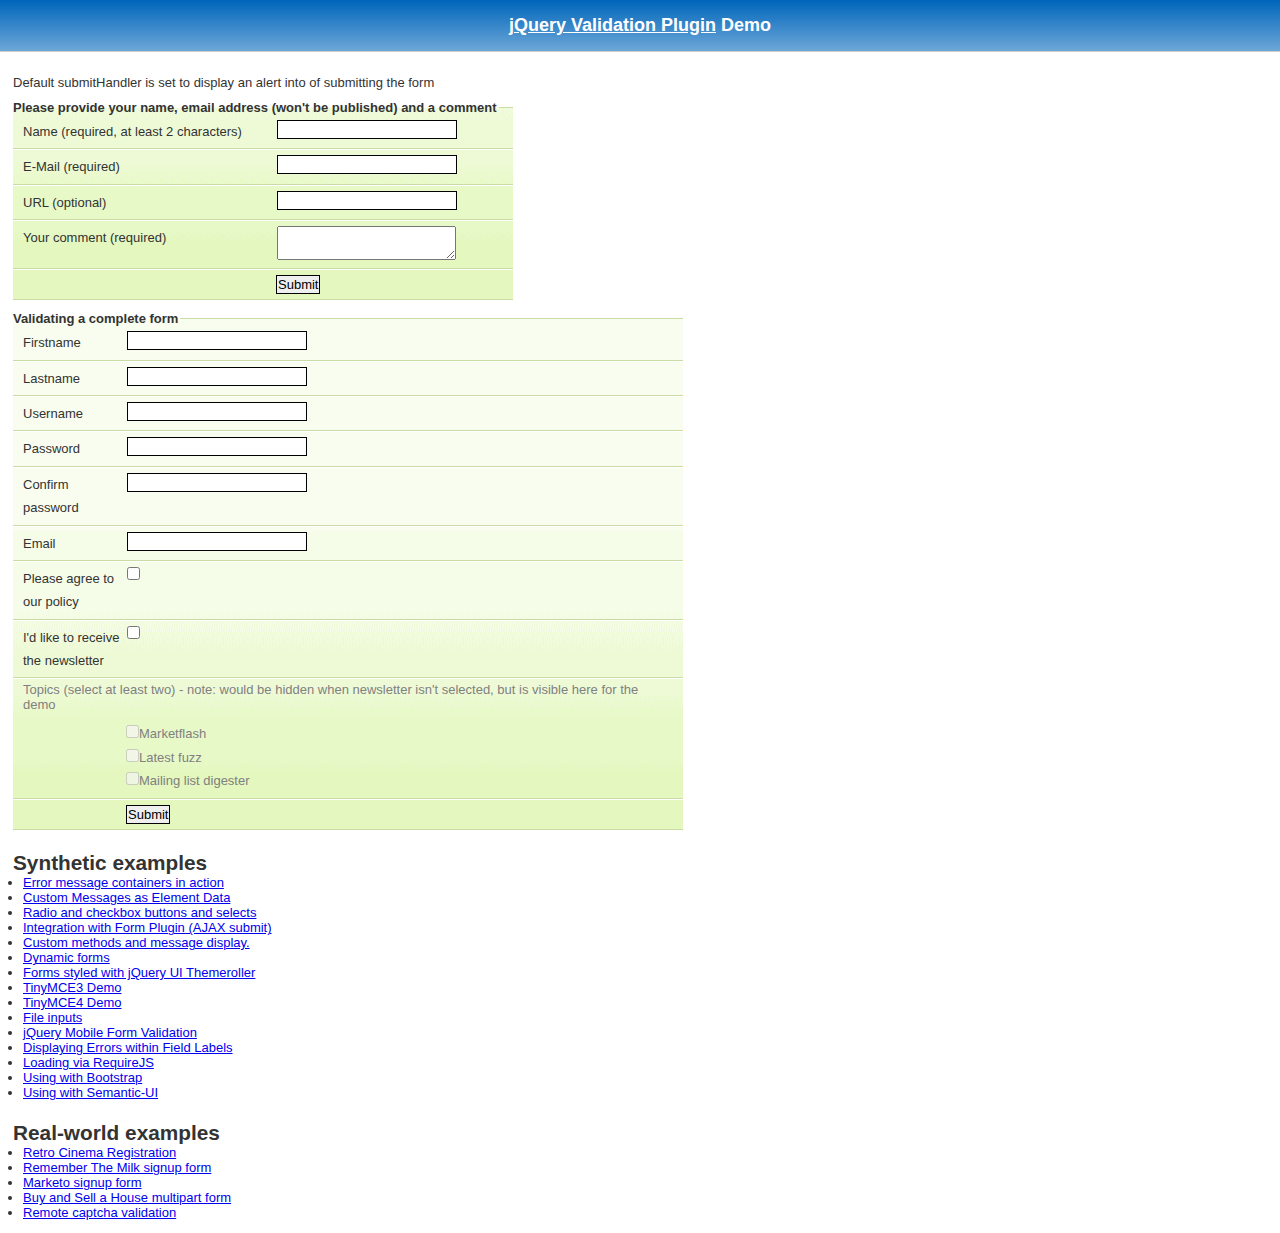
<file: jquery-validation-1.19.1/demo/index.html>
<!DOCTYPE html>
<html lang="en">
<head>
	<meta charset="utf-8">
	<title>jQuery validation plug-in - main demo</title>
	<link rel="stylesheet" href="css/screen.css">
	<script src="../lib/jquery.js"></script>
	<script src="../dist/jquery.validate.js"></script>
	<script>
	$.validator.setDefaults({
		submitHandler: function() {
			alert("submitted!");
		}
	});

	$().ready(function() {
		// validate the comment form when it is submitted
		$("#commentForm").validate();

		// validate signup form on keyup and submit
		$("#signupForm").validate({
			rules: {
				firstname: "required",
				lastname: "required",
				username: {
					required: true,
					minlength: 2
				},
				password: {
					required: true,
					minlength: 5
				},
				confirm_password: {
					required: true,
					minlength: 5,
					equalTo: "#password"
				},
				email: {
					required: true,
					email: true
				},
				topic: {
					required: "#newsletter:checked",
					minlength: 2
				},
				agree: "required"
			},
			messages: {
				firstname: "Please enter your firstname",
				lastname: "Please enter your lastname",
				username: {
					required: "Please enter a username",
					minlength: "Your username must consist of at least 2 characters"
				},
				password: {
					required: "Please provide a password",
					minlength: "Your password must be at least 5 characters long"
				},
				confirm_password: {
					required: "Please provide a password",
					minlength: "Your password must be at least 5 characters long",
					equalTo: "Please enter the same password as above"
				},
				email: "Please enter a valid email address",
				agree: "Please accept our policy",
				topic: "Please select at least 2 topics"
			}
		});

		// propose username by combining first- and lastname
		$("#username").focus(function() {
			var firstname = $("#firstname").val();
			var lastname = $("#lastname").val();
			if (firstname && lastname && !this.value) {
				this.value = firstname + "." + lastname;
			}
		});

		//code to hide topic selection, disable for demo
		var newsletter = $("#newsletter");
		// newsletter topics are optional, hide at first
		var inital = newsletter.is(":checked");
		var topics = $("#newsletter_topics")[inital ? "removeClass" : "addClass"]("gray");
		var topicInputs = topics.find("input").attr("disabled", !inital);
		// show when newsletter is checked
		newsletter.click(function() {
			topics[this.checked ? "removeClass" : "addClass"]("gray");
			topicInputs.attr("disabled", !this.checked);
		});
	});
	</script>
	<style>
	#commentForm {
		width: 500px;
	}
	#commentForm label {
		width: 250px;
	}
	#commentForm label.error, #commentForm input.submit {
		margin-left: 253px;
	}
	#signupForm {
		width: 670px;
	}
	#signupForm label.error {
		margin-left: 10px;
		width: auto;
		display: inline;
	}
	#newsletter_topics label.error {
		display: none;
		margin-left: 103px;
	}
	</style>
</head>
<body>
<h1 id="banner"><a href="https://jqueryvalidation.org/">jQuery Validation Plugin</a> Demo</h1>
<div id="main">
	<p>Default submitHandler is set to display an alert into of submitting the form</p>
	<form class="cmxform" id="commentForm" method="get" action="">
		<fieldset>
			<legend>Please provide your name, email address (won't be published) and a comment</legend>
			<p>
				<label for="cname">Name (required, at least 2 characters)</label>
				<input id="cname" name="name" minlength="2" type="text" required>
			</p>
			<p>
				<label for="cemail">E-Mail (required)</label>
				<input id="cemail" type="email" name="email" required>
			</p>
			<p>
				<label for="curl">URL (optional)</label>
				<input id="curl" type="url" name="url">
			</p>
			<p>
				<label for="ccomment">Your comment (required)</label>
				<textarea id="ccomment" name="comment" required></textarea>
			</p>
			<p>
				<input class="submit" type="submit" value="Submit">
			</p>
		</fieldset>
	</form>
	<form class="cmxform" id="signupForm" method="get" action="">
		<fieldset>
			<legend>Validating a complete form</legend>
			<p>
				<label for="firstname">Firstname</label>
				<input id="firstname" name="firstname" type="text">
			</p>
			<p>
				<label for="lastname">Lastname</label>
				<input id="lastname" name="lastname" type="text">
			</p>
			<p>
				<label for="username">Username</label>
				<input id="username" name="username" type="text">
			</p>
			<p>
				<label for="password">Password</label>
				<input id="password" name="password" type="password">
			</p>
			<p>
				<label for="confirm_password">Confirm password</label>
				<input id="confirm_password" name="confirm_password" type="password">
			</p>
			<p>
				<label for="email">Email</label>
				<input id="email" name="email" type="email">
			</p>
			<p>
				<label for="agree">Please agree to our policy</label>
				<input type="checkbox" class="checkbox" id="agree" name="agree">
			</p>
			<p>
				<label for="newsletter">I'd like to receive the newsletter</label>
				<input type="checkbox" class="checkbox" id="newsletter" name="newsletter">
			</p>
			<fieldset id="newsletter_topics">
				<legend>Topics (select at least two) - note: would be hidden when newsletter isn't selected, but is visible here for the demo</legend>
				<label for="topic_marketflash">
					<input type="checkbox" id="topic_marketflash" value="marketflash" name="topic">Marketflash
				</label>
				<label for="topic_fuzz">
					<input type="checkbox" id="topic_fuzz" value="fuzz" name="topic">Latest fuzz
				</label>
				<label for="topic_digester">
					<input type="checkbox" id="topic_digester" value="digester" name="topic">Mailing list digester
				</label>
				<label for="topic" class="error">Please select at least two topics you'd like to receive.</label>
			</fieldset>
			<p>
				<input class="submit" type="submit" value="Submit">
			</p>
		</fieldset>
	</form>
	<h3>Synthetic examples</h3>
	<ul>
		<li><a href="errorcontainer-demo.html">Error message containers in action</a>
		</li>
		<li><a href="custom-messages-data-demo.html">Custom Messages as Element Data</a>
		</li>
		<li><a href="radio-checkbox-select-demo.html">Radio and checkbox buttons and selects</a>
		</li>
		<li><a href="ajaxSubmit-integration-demo.html">Integration with Form Plugin (AJAX submit)</a>
		</li>
		<li><a href="custom-methods-demo.html">Custom methods and message display.</a>
		</li>
		<li><a href="dynamic-totals.html">Dynamic forms</a>
		</li>
		<li><a href="themerollered.html">Forms styled with jQuery UI Themeroller</a>
		</li>
		<li><a href="tinymce/">TinyMCE3 Demo</a>
		</li>
		<li><a href="tinymce4/">TinyMCE4 Demo</a>
		</li>
		<li><a href="file_input.html">File inputs</a>
		</li>
		<li><a href="jquerymobile.html">jQuery Mobile Form Validation</a>
		</li>
		<li><a href="errors-within-labels.html">Displaying Errors within Field Labels</a>
		</li>
		<li><a href="requirejs/index.html">Loading via RequireJS</a>
		</li>
		<li><a href="bootstrap/index.html">Using with Bootstrap</a>
		</li>
		<li><a href="semantic-ui/index.html">Using with Semantic-UI</a>
		</li>
	</ul>
	<h3>Real-world examples</h3>
	<ul>
		<li><a href="cinema/">Retro Cinema Registration</a></li>
		<li><a href="milk/">Remember The Milk signup form</a></li>
		<li><a href="marketo/">Marketo signup form</a></li>
		<li><a href="multipart/">Buy and Sell a House multipart form</a></li>
		<li><a href="captcha/">Remote captcha validation</a></li>
	</ul>
</div>
</body>
</html>
</file>
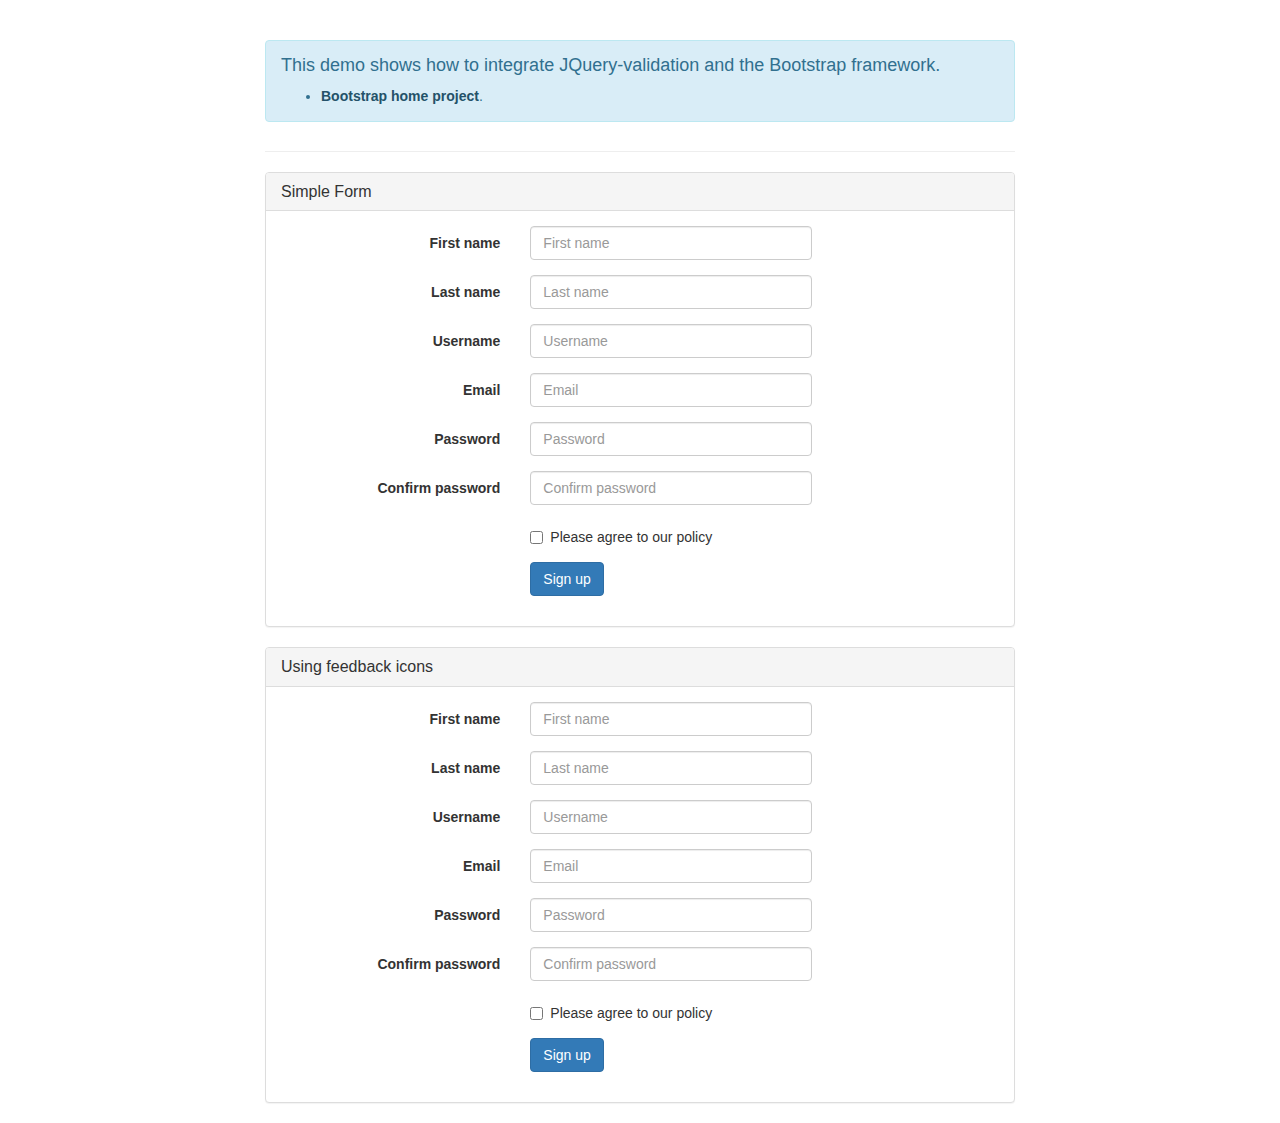
<file: jquery-validation-1.19.1/demo/bootstrap/index.html>
<!DOCTYPE html>
<html>
<head>
	<title>JQuery-validation demo | Bootstrap</title>

	<link rel="stylesheet" href="https://maxcdn.bootstrapcdn.com/bootstrap/3.3.5/css/bootstrap.min.css" />

	<script type="text/javascript" src="../../lib/jquery-1.11.1.js"></script>
	<script type="text/javascript" src="../../dist/jquery.validate.js"></script>
</head>
<body>
	<div class="container">
		<div class="row">
			<div class="col-sm-8 col-sm-offset-2">
				<div class="page-header">
					<div class="alert alert-info" role="alert">
						<h4>This demo shows how to integrate JQuery-validation and the Bootstrap framework.</h4>
						<ul>
							<li><a href="https://getbootstrap.com/" class="alert-link">Bootstrap home project</a>.</li>
						</ul>
					</div>
				</div>

				<div class="panel panel-default">
					<div class="panel-heading">
						<h3 class="panel-title">Simple Form</h3>
					</div>
					<div class="panel-body">
						<form id="signupForm" method="post" class="form-horizontal" action="">
							<div class="form-group">
								<label class="col-sm-4 control-label" for="firstname">First name</label>
								<div class="col-sm-5">
									<input type="text" class="form-control" id="firstname" name="firstname" placeholder="First name" />
								</div>
							</div>

							<div class="form-group">
								<label class="col-sm-4 control-label" for="lastname">Last name</label>
								<div class="col-sm-5">
									<input type="text" class="form-control" id="lastname" name="lastname" placeholder="Last name" />
								</div>
							</div>

							<div class="form-group">
								<label class="col-sm-4 control-label" for="username">Username</label>
								<div class="col-sm-5">
									<input type="text" class="form-control" id="username" name="username" placeholder="Username" />
								</div>
							</div>

							<div class="form-group">
								<label class="col-sm-4 control-label" for="email">Email</label>
								<div class="col-sm-5">
									<input type="text" class="form-control" id="email" name="email" placeholder="Email" />
								</div>
							</div>

							<div class="form-group">
								<label class="col-sm-4 control-label" for="password">Password</label>
								<div class="col-sm-5">
									<input type="password" class="form-control" id="password" name="password" placeholder="Password" />
								</div>
							</div>

							<div class="form-group">
								<label class="col-sm-4 control-label" for="confirm_password">Confirm password</label>
								<div class="col-sm-5">
									<input type="password" class="form-control" id="confirm_password" name="confirm_password" placeholder="Confirm password" />
								</div>
							</div>

							<div class="form-group">
								<div class="col-sm-5 col-sm-offset-4">
									<div class="checkbox">
										<label>
											<input type="checkbox" id="agree" name="agree" value="agree" />Please agree to our policy
										</label>
									</div>
								</div>
							</div>

							<div class="form-group">
								<div class="col-sm-9 col-sm-offset-4">
									<button type="submit" class="btn btn-primary" name="signup" value="Sign up">Sign up</button>
								</div>
							</div>
						</form>
					</div>
				</div>

				<div class="panel panel-default">
					<div class="panel-heading">
						<h3 class="panel-title">Using feedback icons</h3>
					</div>
					<div class="panel-body">
						<form id="signupForm1" method="post" class="form-horizontal" action="">
							<div class="form-group">
								<label class="col-sm-4 control-label" for="firstname1">First name</label>
								<div class="col-sm-5">
									<input type="text" class="form-control" id="firstname1" name="firstname1" placeholder="First name" />
								</div>
							</div>

							<div class="form-group">
								<label class="col-sm-4 control-label" for="lastname1">Last name</label>
								<div class="col-sm-5">
									<input type="text" class="form-control" id="lastname1" name="lastname1" placeholder="Last name" />
								</div>
							</div>

							<div class="form-group">
								<label class="col-sm-4 control-label" for="username1">Username</label>
								<div class="col-sm-5">
									<input type="text" class="form-control" id="username1" name="username1" placeholder="Username" />
								</div>
							</div>

							<div class="form-group">
								<label class="col-sm-4 control-label" for="email1">Email</label>
								<div class="col-sm-5">
									<input type="text" class="form-control" id="email1" name="email1" placeholder="Email" />
								</div>
							</div>

							<div class="form-group">
								<label class="col-sm-4 control-label" for="password1">Password</label>
								<div class="col-sm-5">
									<input type="password" class="form-control" id="password1" name="password1" placeholder="Password" />
								</div>
							</div>

							<div class="form-group">
								<label class="col-sm-4 control-label" for="confirm_password1">Confirm password</label>
								<div class="col-sm-5">
									<input type="password" class="form-control" id="confirm_password1" name="confirm_password1" placeholder="Confirm password" />
								</div>
							</div>

							<div class="form-group">
								<div class="col-sm-5 col-sm-offset-4">
									<div class="checkbox">
										<label>
											<input type="checkbox" id="agree1" name="agree1" value="agree" />Please agree to our policy
										</label>
									</div>
								</div>
							</div>

							<div class="form-group">
								<div class="col-sm-9 col-sm-offset-4">
									<button type="submit" class="btn btn-primary" name="signup1" value="Sign up">Sign up</button>
								</div>
							</div>
						</form>
					</div>
				</div>
			</div>
		</div>
	</div>
	<script type="text/javascript">
		$.validator.setDefaults( {
			submitHandler: function () {
				alert( "submitted!" );
			}
		} );

		$( document ).ready( function () {
			$( "#signupForm" ).validate( {
				rules: {
					firstname: "required",
					lastname: "required",
					username: {
						required: true,
						minlength: 2
					},
					password: {
						required: true,
						minlength: 5
					},
					confirm_password: {
						required: true,
						minlength: 5,
						equalTo: "#password"
					},
					email: {
						required: true,
						email: true
					},
					agree: "required"
				},
				messages: {
					firstname: "Please enter your firstname",
					lastname: "Please enter your lastname",
					username: {
						required: "Please enter a username",
						minlength: "Your username must consist of at least 2 characters"
					},
					password: {
						required: "Please provide a password",
						minlength: "Your password must be at least 5 characters long"
					},
					confirm_password: {
						required: "Please provide a password",
						minlength: "Your password must be at least 5 characters long",
						equalTo: "Please enter the same password as above"
					},
					email: "Please enter a valid email address",
					agree: "Please accept our policy"
				},
				errorElement: "em",
				errorPlacement: function ( error, element ) {
					// Add the `help-block` class to the error element
					error.addClass( "help-block" );

					if ( element.prop( "type" ) === "checkbox" ) {
						error.insertAfter( element.parent( "label" ) );
					} else {
						error.insertAfter( element );
					}
				},
				highlight: function ( element, errorClass, validClass ) {
					$( element ).parents( ".col-sm-5" ).addClass( "has-error" ).removeClass( "has-success" );
				},
				unhighlight: function (element, errorClass, validClass) {
					$( element ).parents( ".col-sm-5" ).addClass( "has-success" ).removeClass( "has-error" );
				}
			} );

			$( "#signupForm1" ).validate( {
				rules: {
					firstname1: "required",
					lastname1: "required",
					username1: {
						required: true,
						minlength: 2
					},
					password1: {
						required: true,
						minlength: 5
					},
					confirm_password1: {
						required: true,
						minlength: 5,
						equalTo: "#password1"
					},
					email1: {
						required: true,
						email: true
					},
					agree1: "required"
				},
				messages: {
					firstname1: "Please enter your firstname",
					lastname1: "Please enter your lastname",
					username1: {
						required: "Please enter a username",
						minlength: "Your username must consist of at least 2 characters"
					},
					password1: {
						required: "Please provide a password",
						minlength: "Your password must be at least 5 characters long"
					},
					confirm_password1: {
						required: "Please provide a password",
						minlength: "Your password must be at least 5 characters long",
						equalTo: "Please enter the same password as above"
					},
					email1: "Please enter a valid email address",
					agree1: "Please accept our policy"
				},
				errorElement: "em",
				errorPlacement: function ( error, element ) {
					// Add the `help-block` class to the error element
					error.addClass( "help-block" );

					// Add `has-feedback` class to the parent div.form-group
					// in order to add icons to inputs
					element.parents( ".col-sm-5" ).addClass( "has-feedback" );

					if ( element.prop( "type" ) === "checkbox" ) {
						error.insertAfter( element.parent( "label" ) );
					} else {
						error.insertAfter( element );
					}

					// Add the span element, if doesn't exists, and apply the icon classes to it.
					if ( !element.next( "span" )[ 0 ] ) {
						$( "<span class='glyphicon glyphicon-remove form-control-feedback'></span>" ).insertAfter( element );
					}
				},
				success: function ( label, element ) {
					// Add the span element, if doesn't exists, and apply the icon classes to it.
					if ( !$( element ).next( "span" )[ 0 ] ) {
						$( "<span class='glyphicon glyphicon-ok form-control-feedback'></span>" ).insertAfter( $( element ) );
					}
				},
				highlight: function ( element, errorClass, validClass ) {
					$( element ).parents( ".col-sm-5" ).addClass( "has-error" ).removeClass( "has-success" );
					$( element ).next( "span" ).addClass( "glyphicon-remove" ).removeClass( "glyphicon-ok" );
				},
				unhighlight: function ( element, errorClass, validClass ) {
					$( element ).parents( ".col-sm-5" ).addClass( "has-success" ).removeClass( "has-error" );
					$( element ).next( "span" ).addClass( "glyphicon-ok" ).removeClass( "glyphicon-remove" );
				}
			} );
		} );
	</script>
</body>
</html>
</file>
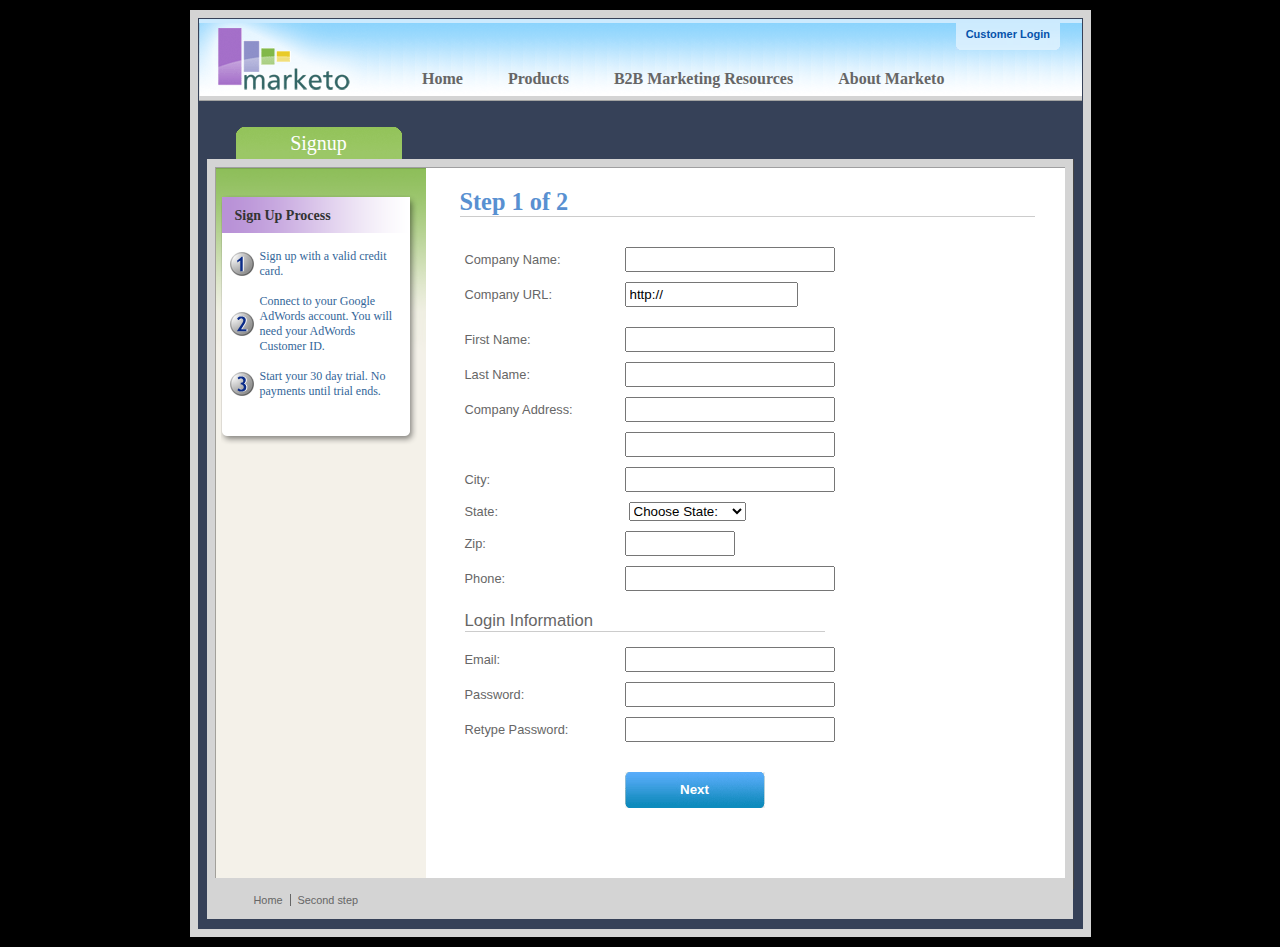
<file: jquery-validation-1.19.1/demo/marketo/index.html>
<!DOCTYPE html>
<html lang="en">
<head>
	<meta charset="utf-8">
	<title>Subscription Signup | Marketo</title>
	<script src="../../lib/jquery.js"></script>
	<script src="../../lib/jquery.mockjax.js"></script>
	<script src="../../dist/jquery.validate.js"></script>
	<script src="jquery.maskedinput.js"></script>
	<script src="mktSignup.js"></script>
	<link rel="stylesheet" href="stylesheet.css">
</head>
<body>
<!-- start page wrapper -->
<div id="letterbox">
	<!-- start header container -->
	<div id="header-background">
		<div class="nav-global-container">
			<div class="login">
				<a href="#">
					<span></span>Customer Login</a>
			</div>
			<div class="logo">
				<a href="#">
					<img src="images/logo_marketo.gif" width="168" height="73" alt="Marketo">
				</a>
			</div>
			<div class="nav-global">
				<ul>
					<li>
						<a href="#" class="nav-g01">
							<span></span>Home</a>
					</li>
					<li>
						<a href="#" class="nav-g02">
							<span></span>Products</a>
					</li>
					<li>
						<a href="#" class="nav-g04">
							<span></span>B2B Marketing Resources</a>
					</li>
					<li>
						<a href="#" class="nav-g05">
							<span></span>About Marketo</a>
					</li>
				</ul>
			</div>
		</div>
	</div>
	<!-- end header container -->
	<div class="line-grey-tier"></div>
	<!-- start page container 2 div-->
	<div id="page-container" class="resize">
		<div id="page-content-inner" class="resize">
			<!-- start col-main -->
			<div id="col-main" class="resize" style="">
				<!-- start main content -->
				<div class="main-content resize">
					<div class="action-container" style="display:none;"></div>
					<h1>Step 1 of 2</h1>
					<p>
					</p>
					<br clear="all">
					<div>
						<form id="profileForm" type="actionForm" action="step2.htm" method="get">
							<div class="error" style="display:none;">
								<img src="images/warning.gif" alt="Warning!" width="24" height="24" style="float:left; margin: -5px 10px 0px 0px;">
								<span></span>.
								<br clear="all">
							</div>
							<table cellpadding="0" cellspacing="0" border="0">
								<tr>
									<td class="label">
										<label for="co_name">Company Name:</label>
									</td>
									<td class="field">
										<input id="co_name" class="required" maxlength="40" name="co_name" size="20" type="text" tabindex="1" value="">
									</td>
								</tr>
								<tr>
									<td class="label">
										<label for="co_url">Company URL:</label>
									</td>
									<td class="field">
										<input id="co_url" class="required defaultInvalid url" maxlength="40" name="co_url" style="width:163px" type="text" tabindex="2" value="http://">
									</td>
								</tr>
								<tr>
									<td>
									<td>
								</tr>
								<tr>
									<td class="label">
										<label for="first_name">First Name:</label>
									</td>
									<td class="field">
										<input id="first_name" class="required" maxlength="40" name="first_name" size="20" type="text" tabindex="3" value="">
									</td>
								</tr>
								<tr>
									<td class="label">
										<label for="last_name">Last Name:</label>
									</td>
									<td class="field">
										<input id="last_name" class="required" maxlength="40" name="last_name" size="20" type="text" tabindex="4" value="">
									</td>
								</tr>
								<tr>
									<td class="label">
										<label for="address1">Company Address:</label>
									</td>
									<td class="field">
										<input maxlength="40" class="required" name="address1" size="20" type="text" tabindex="5" value="">
									</td>
								</tr>
								<tr>
									<td class="label"></td>
									<td class="field">
										<input maxlength="40" name="address2" size="20" type="text" tabindex="6" value="">
									</td>
								</tr>
								<tr>
									<td class="label">
										<label for="city">City:</label>
									</td>
									<td class="field">
										<input maxlength="40" class="required" name="city" size="20" type="text" tabindex="7" value="">
									</td>
								</tr>
								<tr>
									<td class="label">
										<label for="state">State:</label>
									</td>
									<td class="field">
										<select id="state" class="required" name="state" style="margin-left: 4px;" tabindex="8">
											<option value="">Choose State:</option>
											<option value="AL">Alabama</option>
											<option value="AK">Alaska</option>
											<option value="AZ">Arizona</option>
											<option value="AR">Arkansas</option>
											<option value="CA">California</option>
											<option value="CO">Colorado</option>
											<option value="CT">Connecticut</option>
											<option value="DE">Delaware</option>
											<option value="FL">Florida</option>
											<option value="GA">Georgia</option>
											<option value="HI">Hawaii</option>
											<option value="ID">Idaho</option>
											<option value="IL">Illinois</option>
											<option value="IN">Indiana</option>
											<option value="IA">Iowa</option>
											<option value="KS">Kansas</option>
											<option value="KY">Kentucky</option>
											<option value="LA">Louisiana</option>
											<option value="ME">Maine</option>
											<option value="MD">Maryland</option>
											<option value="MA">Massachusetts</option>
											<option value="MI">Michigan</option>
											<option value="MN">Minnesota</option>
											<option value="MS">Mississippi</option>
											<option value="MO">Missouri</option>
											<option value="MT">Montana</option>
											<option value="NE">Nebraska</option>
											<option value="NV">Nevada</option>
											<option value="NH">New Hampshire</option>
											<option value="NJ">New Jersey</option>
											<option value="NM">New Mexico</option>
											<option value="NY">New York</option>
											<option value="NC">North Carolina</option>
											<option value="ND">North Dakota</option>
											<option value="OH">Ohio</option>
											<option value="OK">Oklahoma</option>
											<option value="OR">Oregon</option>
											<option value="PA">Pennsylvania</option>
											<option value="RI">Rhode Island</option>
											<option value="SC">South Carolina</option>
											<option value="SD">South Dakota</option>
											<option value="TN">Tennessee</option>
											<option value="TX">Texas</option>
											<option value="UT">Utah</option>
											<option value="VT">Vermont</option>
											<option value="VA">Virginia</option>
											<option value="WA">Washington</option>
											<option value="WV">West Virginia</option>
											<option value="WI">Wisconsin</option>
											<option value="WY">Wyoming</option>
										</select>
									</td>
								</tr>
								<tr>
									<td class="label">
										<label for="zip">Zip:</label>
									</td>
									<td class="field">
										<input maxlength="10" name="zip" style="width: 100px" type="text" class="required zipcode" tabindex="9" value="">
									</td>
								</tr>
								<tr>
									<td class="label">
										<label for="phone">Phone:</label>
									</td>
									<td class="field">
										<input id="phone" maxlength="14" name="phone" type="text" class="required phone" tabindex="10" value="">
									</td>
								</tr>
								<tr>
									<td colspan="2">
										<h2 style="border-bottom: 1px solid #CCCCCC;">Login Information</h2>
									</td>
								</tr>
								<tr>
									<td class="label">
										<label for="email">Email:</label>
									</td>
									<td class="field">
										<input id="email" class="required email" remote="emails.action" maxlength="40" name="email" size="20" type="text" tabindex="11" value="">
									</td>
								</tr>
								<tr>
									<td class="label">
										<label for="password1">Password:</label>
									</td>
									<td class="field">
										<input id="password1" class="required password" maxlength="40" name="password1" size="20" type="password" tabindex="12" value="">
									</td>
								</tr>
								<tr>
									<td class="label">
										<label for="password2">Retype Password:</label>
									</td>
									<td class="field">
										<input id="password2" class="required" equalTo="#password1" maxlength="40" name="password2" size="20" type="password" tabindex="13" value="">
										<div class="formError"></div>
									</td>
								</tr>
								<tr>
									<td></td>
									<td>
										<div class="buttonSubmit">
											<span></span>
											<input class="formButton" type="submit" value="Next" style="width: 140px" tabindex="14">
										</div>
									</td>
								</tr>
							</table>
							<br>
							<br>
						</form>
						<br clear="all">
					</div>
				</div>
				<!-- end main content -->
				<br>
			</div>
			<!-- end col-main -->
			<!-- start left col -->
			<div id="col-left" class="nav-left-back empty resize" style="position: absolute; min-height: 450px;">
				<div class="col-left-header-tab" style="position: absolute;">Signup</div>
				<div class="nav-left"></div>
				<div class="left-nav-callout png" style="top: 15px; margin-bottom: 100px;">
					<img src="images/left-nav-callout-long.png" class="png" alt="">
					<h6>Sign Up Process</h6>
					<a style="background-image: url(images/step1-24.gif); font-weight: normal; text-decoration: none; cursor: default;">Sign up with a valid credit card.</a>
					<a style="background-image: url(images/step2-24.gif); font-weight: normal; text-decoration: none; cursor: default;">Connect to your Google AdWords account.  You will need your AdWords Customer ID.</a>
					<a style="background-image: url(images/step3-24.gif); font-weight: normal; text-decoration: none; cursor: default;">Start your 30 day trial.  No payments until trial ends.</a>
				</div>
				<div class="footerAddress">
					<b>Marketo Inc.</b>
					<br>1710 S. Amphlett Blvd.
					<br>San Mateo, CA 94402 USA
					<br>
				</div>
				<br clear="all">
			</div>
			<!-- end left col -->
		</div>
	</div>
	<!-- end page container 2 divs-->
	<div id="footer-container" align="center">
		<div class="footer">
			<ul>
				<li><a href="..">Home</a>
				</li>
				<li class="line-off"><a href="step2.htm">Second step</a>
				</li>
			</ul>
		</div>
	</div>
	<!-- end page wrapper -->
</div>
</body>
</html>
</file>
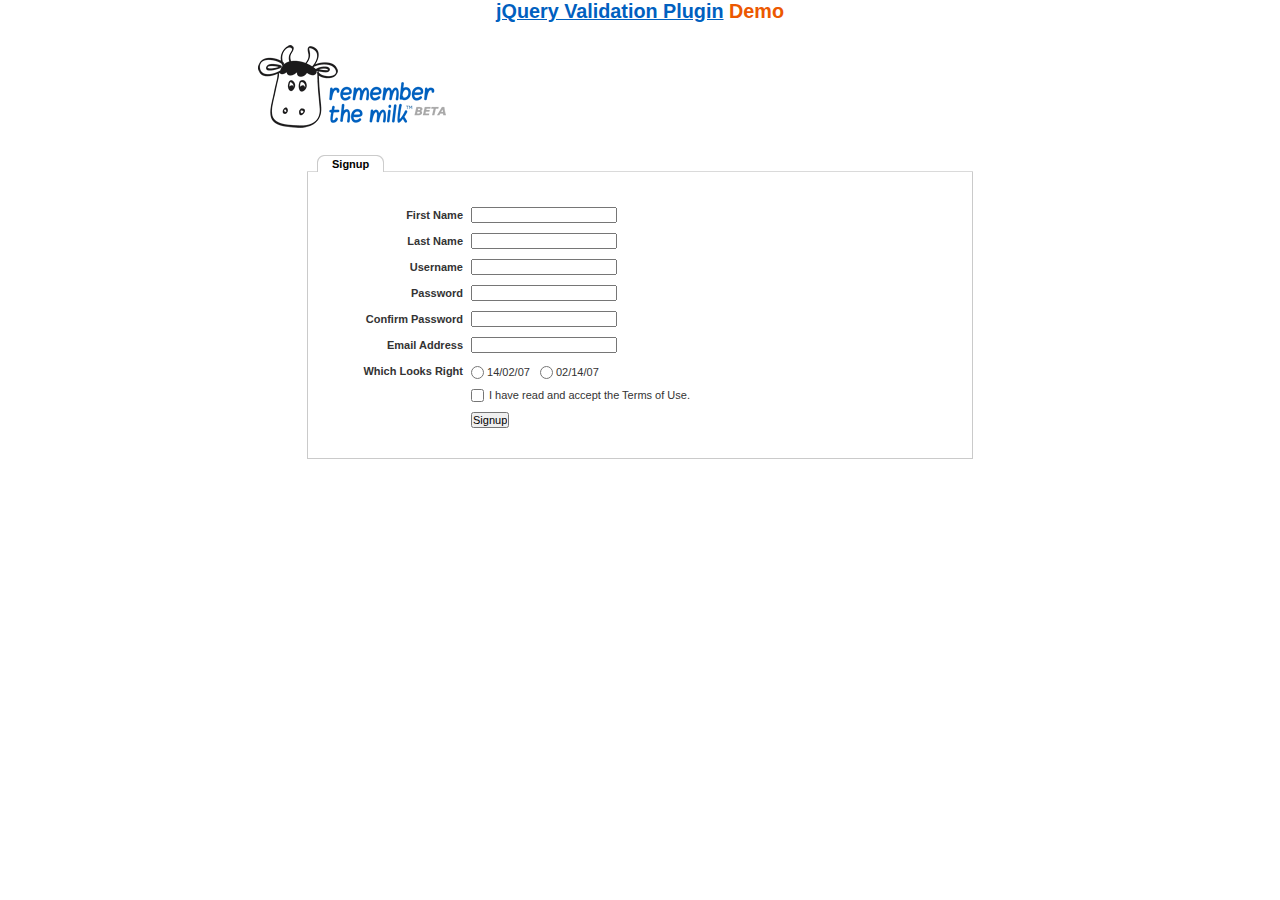
<file: jquery-validation-1.19.1/demo/milk/index.html>
<!DOCTYPE html>
<html lang="en">
<head>
	<meta charset="utf-8">
	<title>Remember The Milk signup form - jQuery Validate plugin demo - with friendly permission from the RTM team</title>
	<link rel="stylesheet" href="milk.css">
	<script src="../../lib/jquery.js"></script>
	<script src="../../lib/jquery.mockjax.js"></script>
	<script src="../../dist/jquery.validate.js"></script>
	<script>
	$(document).ready(function() {
		$.mockjax({
			url: "emails.action",
			response: function(settings) {
				var email = settings.data.email,
					emails = ["glen@marketo.com", "george@bush.gov", "me@god.com", "aboutface@cooper.com", "steam@valve.com", "bill@gates.com"];
				this.responseText = "true";
				if ($.inArray(email, emails) !== -1) {
					this.responseText = "false";
				}
			},
			responseTime: 500
		});

		$.mockjax({
			url: "users.action",
			response: function(settings) {
				var user = settings.data.username,
					users = ["asdf", "Peter", "Peter2", "George"];
				this.responseText = "true";
				if ($.inArray(user, users) !== -1) {
					this.responseText = "false";
				}
			},
			responseTime: 500
		});

		// validate signup form on keyup and submit
		var validator = $("#signupform").validate({
			rules: {
				firstname: "required",
				lastname: "required",
				username: {
					required: true,
					minlength: 2,
					remote: "users.action"
				},
				password: {
					required: true,
					minlength: 5
				},
				password_confirm: {
					required: true,
					minlength: 5,
					equalTo: "#password"
				},
				email: {
					required: true,
					email: true,
					remote: "emails.action"
				},
				dateformat: "required",
				terms: "required"
			},
			messages: {
				firstname: "Enter your firstname",
				lastname: "Enter your lastname",
				username: {
					required: "Enter a username",
					minlength: jQuery.validator.format("Enter at least {0} characters"),
					remote: jQuery.validator.format("{0} is already in use")
				},
				password: {
					required: "Provide a password",
					minlength: jQuery.validator.format("Enter at least {0} characters")
				},
				password_confirm: {
					required: "Repeat your password",
					minlength: jQuery.validator.format("Enter at least {0} characters"),
					equalTo: "Enter the same password as above"
				},
				email: {
					required: "Please enter a valid email address",
					minlength: "Please enter a valid email address",
					remote: jQuery.validator.format("{0} is already in use")
				},
				dateformat: "Choose your preferred dateformat",
				terms: " "
			},
			// the errorPlacement has to take the table layout into account
			errorPlacement: function(error, element) {
				if (element.is(":radio"))
					error.appendTo(element.parent().next().next());
				else if (element.is(":checkbox"))
					error.appendTo(element.next());
				else
					error.appendTo(element.parent().next());
			},
			// specifying a submitHandler prevents the default submit, good for the demo
			submitHandler: function() {
				alert("submitted!");
			},
			// set this class to error-labels to indicate valid fields
			success: function(label) {
				// set &nbsp; as text for IE
				label.html("&nbsp;").addClass("checked");
			},
			highlight: function(element, errorClass) {
				$(element).parent().next().find("." + errorClass).removeClass("checked");
			}
		});

		// propose username by combining first- and lastname
		$("#username").focus(function() {
			var firstname = $("#firstname").val();
			var lastname = $("#lastname").val();
			if (firstname && lastname && !this.value) {
				this.value = (firstname + "." + lastname).toLowerCase();
			}
		});
	});
	</script>
</head>
<body>
<h1 id="banner"><a href="https://jqueryvalidation.org/">jQuery Validation Plugin</a> Demo</h1>
<div id="main">
	<div id="content">
		<div id="header">
			<div id="headerlogo">
				<img src="milk.png" alt="Remember The Milk">
			</div>
		</div>
		<div style="clear: both;">
			<div></div>
		</div>
		<div class="content">
			<div id="signupbox">
				<div id="signuptab">
					<ul>
						<li id="signupcurrent"><a href=" ">Signup</a>
						</li>
					</ul>
				</div>
				<div id="signupwrap">
					<form id="signupform" autocomplete="off" method="get" action="">
						<table>
							<tr>
								<td class="label">
									<label id="lfirstname" for="firstname">First Name</label>
								</td>
								<td class="field">
									<input id="firstname" name="firstname" type="text" value="" maxlength="100">
								</td>
								<td class="status"></td>
							</tr>
							<tr>
								<td class="label">
									<label id="llastname" for="lastname">Last Name</label>
								</td>
								<td class="field">
									<input id="lastname" name="lastname" type="text" value="" maxlength="100">
								</td>
								<td class="status"></td>
							</tr>
							<tr>
								<td class="label">
									<label id="lusername" for="username">Username</label>
								</td>
								<td class="field">
									<input id="username" name="username" type="text" value="" maxlength="50">
								</td>
								<td class="status"></td>
							</tr>
							<tr>
								<td class="label">
									<label id="lpassword" for="password">Password</label>
								</td>
								<td class="field">
									<input id="password" name="password" type="password" maxlength="50" value="">
								</td>
								<td class="status"></td>
							</tr>
							<tr>
								<td class="label">
									<label id="lpassword_confirm" for="password_confirm">Confirm Password</label>
								</td>
								<td class="field">
									<input id="password_confirm" name="password_confirm" type="password" maxlength="50" value="">
								</td>
								<td class="status"></td>
							</tr>
							<tr>
								<td class="label">
									<label id="lemail" for="email">Email Address</label>
								</td>
								<td class="field">
									<input id="email" name="email" type="text" value="" maxlength="150">
								</td>
								<td class="status"></td>
							</tr>
							<tr>
								<td class="label">
									<label>Which Looks Right</label>
								</td>
								<td class="field" colspan="2" style="vertical-align: top; padding-top: 2px;">
									<table>
										<tbody>
											<tr>
												<td style="padding-right: 5px;">
													<input id="dateformat_eu" name="dateformat" type="radio" value="0">
													<label id="ldateformat_eu" for="dateformat_eu">14/02/07</label>
												</td>
												<td style="padding-left: 5px;">
													<input id="dateformat_am" name="dateformat" type="radio" value="1">
													<label id="ldateformat_am" for="dateformat_am">02/14/07</label>
												</td>
												<td>
												</td>
											</tr>
										</tbody>
									</table>
								</td>
							</tr>
							<tr>
								<td class="label">&nbsp;</td>
								<td class="field" colspan="2">
									<div id="termswrap">
										<input id="terms" type="checkbox" name="terms">
										<label id="lterms" for="terms">I have read and accept the Terms of Use.</label>
									</div>
									<!-- /termswrap -->
								</td>
							</tr>
							<tr>
								<td class="label">
									<label id="lsignupsubmit" for="signupsubmit">Signup</label>
								</td>
								<td class="field" colspan="2">
									<input id="signupsubmit" name="signup" type="submit" value="Signup">
								</td>
							</tr>
						</table>
					</form>
				</div>
			</div>
		</div>
	</div>
</div>
</body>
</html>
</file>
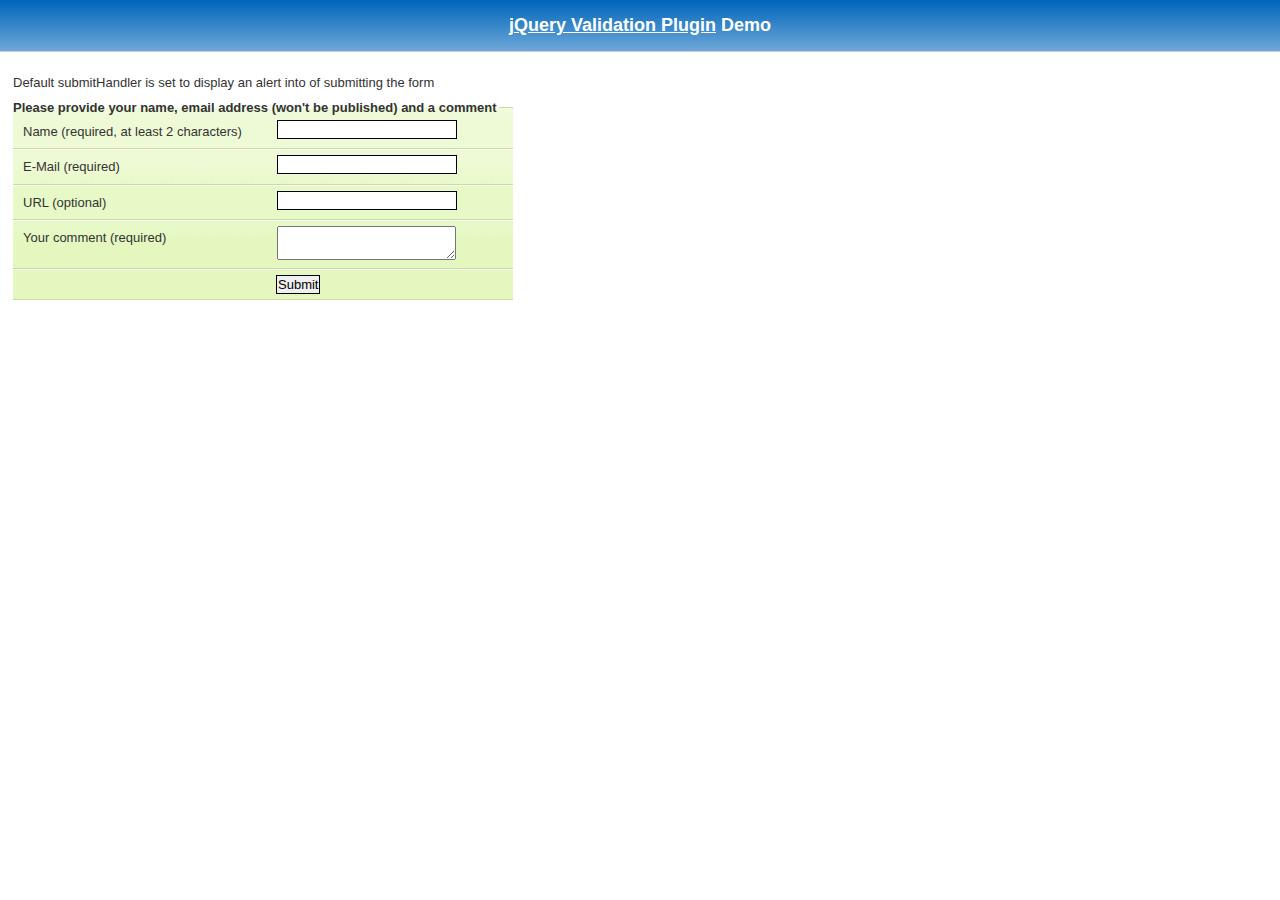
<file: jquery-validation-1.19.1/demo/requirejs/index.html>
<!DOCTYPE html>
<html lang="en">
	<head>
		<meta charset="utf-8">
		<title>jQuery validation plug-in - requirejs demo</title>

		<link rel="stylesheet" href="../css/screen.css">

		<style type="text/css">
			#commentForm { width: 500px; }
			#commentForm label { width: 250px; }
			#commentForm label.error, #commentForm input.submit { margin-left: 253px; }
		</style>
</head>
<body>

	<h1 id="banner"><a href="https://jqueryvalidation.org/">jQuery Validation Plugin</a> Demo</h1>
	<div id="main">

		<p>Default submitHandler is set to display an alert into of submitting the form</p>
		<form class="cmxform" id="commentForm" method="get" action="">
			<fieldset>
				<legend>Please provide your name, email address (won't be published) and a comment</legend>
				<p>
					<label for="cname">Name (required, at least 2 characters)</label>
					<input id="cname" name="name" minlength="2" type="text" required>
				</p>
				<p>
					<label for="cemail">E-Mail (required)</label>
					<input id="cemail" type="email" name="email" required>
				</p>
				<p>
					<label for="curl">URL (optional)</label>
					<input id="curl" type="url" name="url">
				</p>
				<p>
					<label for="ccomment">Your comment (required)</label>
					<textarea id="ccomment" name="comment" required></textarea>
				</p>
				<p>
					<input class="submit" type="submit" value="Submit">
				</p>
			</fieldset>
		</form>

		<script>
		var require = {
			paths: {
				"jquery": "../../lib/jquery-3.1.1"
			}
		};
		</script>
		<script src="../../lib/require.js" data-main="app.js"></script>
	</div>
</body>
</html>
</file>
<file: admin/web/css/style.css>
/*
Author: W3layout
Author URL: http://w3layouts.com
License: Creative Commons Attribution 3.0 Unported
License URL: http://creativecommons.org/licenses/by/3.0/
*/
html, body{
	font-family: 'Roboto', sans-serif;
    font-size: 100%;
  	overflow-x: hidden;
	background-color: #edecec;
}
body a{
	transition:0.5s all;
	-webkit-transition:0.5s all;
	-moz-transition:0.5s all;
	-o-transition:0.5s all;
	-ms-transition:0.5s all;
	background:#011D4A!mportant;
}
a:focus, a:active, a:hover ,a.dropdown-toggle{
    outline: none;
    -webkit-transition: all 0.3s;
    -moz-transition: all 0.3s;
    transition: all 0.3s;
	text-decoration:none;
}
a {
    background-color:none;
}
body p{
  font-family: 'Roboto', sans-serif;
}
h1, h2, h3, h4, h5 {
    	font-family: 'Montserrat', sans-serif;
}
a {
  color: #008DE7;
  font-weight:400;
}
a:hover { transition: all 200ms ease-in-out; }

.page-container {
  min-width: 1260px;
  position: relative;
  top: 0;
  left: 0;
  right: 0;
  bottom: 0;
  width: 100%;
  height: 100%;
  margin: 0px auto;
}
.left-content {
    float: right;
    width: 87%;
}
a.sidebar-icon:hover{
	color:#1b93e1;
}
.page-container.sidebar-collapsed {
  transition: all 100ms linear;
  transition-delay: 300ms;
}
li.breadcrumb-item i.fa.fa-angle-right {
    font-size: 25px;
    padding: 0 8px;
    color: #000;
	vertical-align: middle;
}
.breadcrumb > li {
    color: #e74c3c ! important;
    font-size: 16px ! important;
    vertical-align: middle ! important;
}
.page-container.sidebar-collapsed .left-content {
   float: right;
   width: 97%;
}
.page-container.sidebar-collapsed-back {
    transition: all 100ms linear;
}
.page-container.sidebar-collapsed-back .left-content {
  transition: all 100ms linear;
  -webkit-transition: all 0.3s ease;
  -moz-transition: all 0.3s ease;
  transition: all 0.3s ease;
	float: right;
    width:87%;
	padding: 0 2em;
}
 .left-content {
    width:87%;
	padding: 0 2em;
}
.page-container.sidebar-collapsed .sidebar-menu {
  width: 65px;
  transition: all 100ms ease-in-out;
  transition-delay: 300ms;
}
.page-container.sidebar-collapsed-back .sidebar-menu {
  width: 230px;
  transition: all 100ms ease-in-out;
}
.page-container.sidebar-collapsed .sidebar-icon {
   transform: rotate(90deg);
   transition: all 300ms ease-in-out;
   margin-right: 0em;
    margin-top: -8px;
	color: #fff;
    background: #1b93e1;
    border-radius: 0;
}
.page-container.sidebar-collapsed-back .sidebar-icon {
  transform: rotate(0deg);
  transition: all 300ms ease-in-out;
}
.page-container.sidebar-collapsed .logo {
  padding: 21px 0;
  height: 63px;
  box-sizing: border-box;
  transition: all 100ms ease-in-out;
  transition-delay: 300ms;
}
.page-container.sidebar-collapsed #logo {
    opacity: 0;
    transition: all 200ms ease-in-out;
    display: none;
}
.page-container.sidebar-collapsed .down {
    display: none;
}
.page-container.sidebar-collapsed-back #logo {
  opacity: 1;
  transition: all 200ms ease-in-out;
  transition-delay: 300ms;;
}
.page-container.sidebar-collapsed #menu span {
  opacity: 0;
  transition: all 50ms linear;
}
.page-container.sidebar-collapsed-back #menu span {
  opacity: 1;
  transition: all 200ms linear;
  transition-delay: 300ms;
}
.sidebar-menu {
    position: fixed;
    float: left;
    width: 230px;
    top: 0;
    left: 0;
    bottom: 0;
    background-color:#333333;
    color: #aaabae;
    box-shadow: 0px 0px 10px 0px rgb(58, 41, 31);
	-o-box-shadow: 0px 0px 10px 0px rgb(58, 41, 31);
	-webkit-box-shadow: 0px 0px 10px 0px rgb(58, 41, 31);
	-moz-box-shadow: 0px 0px 10px 0px rgb(58, 41, 31);
   z-index: 999;
}
label.col-sm-2.control-label {
    font-size: 16px;
    margin-top: 0px;
}
#menu {
  list-style: none;
  margin: 0;
  padding: 0;
  margin-bottom: 20px;
}
#menu li {
  position: relative;
  margin: 0;
  border-bottom:1px ridge rgba(255, 255, 255, 0.04);
  padding: 0;
  padding: 0;
}
#menu li ul {
  opacity: 0;
  height: 0px;
}
#menu li a {
	font-style: normal;
    font-weight: 400;
    position: relative;
    display: block;
    padding: 13px 20px;
    color: #fff;
    white-space: nowrap;
    z-index: 2;
    background-color: #333333;
    font-size:0.9em;
    font-family: 'Roboto', sans-serif;
	border:none;
	border-left: 4px solid #333333;
}
#menu li a:hover {
  color: #ffffff;
  background-color:#1b93e1;
  transition: color 250ms ease-in-out, background-color 250ms ease-in-out;
   border-left: 4px solid #4A4A4A;
}
#menu li.active > a {
  background-color: #2b303a;
  color: #ffffff;
}
#menu ul li {
    background-color: #333333;
}
#menu ul {
  list-style-type: none;
  margin: 0;
  padding: 0;
}
#menu li ul {
  position: absolute;
  visibility: hidden;
  left: 100%;
  top: -1px;
  background-color: #2b303a;
  box-shadow: 0px 0px 10px 0px rgba(0, 0, 0, 0.5);
  opacity: 0;
  transition: opacity 0.1s linear;
  border-top: 1px solid rgba(69, 74, 84, 0.7);
}
#menu li:hover > ul {
  visibility: visible;
  opacity: 1;
}
li#menu-mensagens,li#menu-arquivos {
background-color:#00C6D7!important;
}
#menu li li ul {
  right: 100%;
  visibility: hidden;
  top: -1px;
  opacity: 0;
  transition: opacity 0.1s linear;
}
#menu li li:hover ul {
  visibility: visible;
  opacity: 1;
}

#menu .fa { margin-right: 5px; }

.logo1 {
    width: 100%;
    padding: 15px 14px 15px;
    box-sizing: border-box;
    background: #1b93e1;
    text-align: center;
}
.sidebar-icon {
    margin-top: -2px;
    border: 1px solid #1b93e1;
    text-align: right;
    line-height: 1;
    font-size: 19px;
    padding: 5px 10px;
    border-radius: 0px;
    color: #1b93e1;
    background: #fff;
    float: none;
}
ul#menu i {
    font-size: 1.1em;
    margin-right: 6px;
    width: 10%;
    float: left;
    padding-top: 2px;
}
ul#menu-academico-sub {
    z-index: 999;
}
li#menu-academico{
 z-index: 999;
}
.panel-body.ont {
    padding: 14px;
}
/*#logo
{
    width: 150px;
    height: 64px;
    vertical-align: middle;
    -webkit-filter: drop-shadow(0px 0px 10px rgba(0,0,0,0.5));
}*/

.fa-html5 {
  color: #fff;
  margin-left: 50px;
}
.menu {
    text-align: left;
}
/*----*/
/*-- status --*/
.contain {
	width: 100%;
	margin: 0 auto;
}
/*--header --*/
.header-main {
    padding:1em;
	background:#fff;
	 box-shadow: 0 1px 1px rgba(0,0,0,.05);
    -o-box-shadow: 0 1px 1px rgba(0,0,0,.05);
    -webkit-box-shadow: 0 1px 1px rgba(0,0,0,.05);
    -moz-box-shadow: 0 1px 1px rgba(0,0,0,.05);
}
.w3layouts-right {
    float: left;
    width: 24.25%;
    background: #e74c3c;
    text-align: center;
    padding: 1.3em 1em 0.1em;
    margin: 0 1%;
}
.logo-w3-agile h1 {
    margin: 0;
    font-size: 35px;
}
.logo-w3-agile h1 a {
    color: #fff;
    text-transform: uppercase;
    display: inline-block;
}
.w3layouts-left {
    float: left;
    width: 24.25%;
    background: #ff9501;
    padding: 1em;
}
.profile_details {
    float: left;
    width: 24.25%;
    background: #1b93e1;
    text-align: center;
    padding: 0.3em 1em;
}
.logo-w3-agile {
    background: #a2d200;
    float: left;
    width: 24.25%;
    text-align: center;
	 padding: 1em;
	 margin-right: 1%;
}
.nav > li > a:hover, .nav > li > a:focus {
    background: none !important;
}
span.logo-clr{
	color:#fdbb30;
}
.page-container.sidebar-collapsed-back #menu span.fa.fa-angle-right{
	position: absolute;
    top: 0px;
    right: 20px;
}
/*start search*/
.w3-search-box {
    float: left;
    width:100%;
    margin-top: 0em;
	position: relative;
    z-index: 1;
    display: inline-block;
    border:2px solid #fff;
}
.w3-search-box input[type="text"] {
    outline: none;
    background: #fff;
    width: 88%;
    margin: 0;
    z-index: 10;
    font-size: 0.9em;
    color: #7A7B78;
    padding: 0.5em 0.5em;
    border: none;
    -webkit-appearance: none;
    display: inline-block;
}
.w3-search-box input[type="submit"] {
    background: url(../images/search.png)no-repeat;
    width: 20px;
    height: 20px;
    display: inline-block;
   vertical-align: text-top;
    border: none;
    outline: none;
}
::-webkit-input-placeholder{
   color:#7A7B78 !important;
}
/*--//search-ends --*/
/*--- Progress Bar ----*/
.meter {
	position: relative;
}
.meter > span {
	display: block;
	height: 100%;
	   
	position: relative;
	overflow: hidden;
}
.meter > span:after, .animate > span > span {
	content: "";
	position: absolute;
	top: 0; left: 0; bottom: 0; right: 0;
	
	overflow: hidden;
}

.animate > span:after {
	display: none;
}

@-webkit-keyframes move {
    0% {
       background-position: 0 0;
    }
    100% {
       background-position: 50px 50px;
    }
}

@-moz-keyframes move {
    0% {
       background-position: 0 0;
    }
    100% {
       background-position: 50px 50px;
    }
}

.red > span {
	background-color: #65CEA7;
}

.nostripes > span > span, .nostripes > span:after {
	-webkit-animation: none;
	-moz-animation: none;
	background-image: none;
}
/*--- User Panel---*/
.dropdown-menu {
    box-shadow: 2px 3px 4px rgba(0, 0, 0, .175);
	-webkit-box-shadow: 2px 3px 4px rgba(0, 0, 0, .175);
	-moz-box-shadow: 2px 3px 4px rgba(0, 0, 0, .175);
    border-radius: 0;
}
li.dropdown.head-dpdn {
    display: inline-block;
    padding: 0.2em 0;
    float: left;
}
li.dropdown.head-dpdn a.dropdown-toggle {
   margin: 1em 1.9em;
}
ul.dropdown-menu li {
    margin-left: 0;
    width: 100%;
    padding: 0;
	background: #fff;
}
.user-panel-top ul{
	padding-left:0;
}
.user-panel-top li{
	float:left;
	margin-left:15px;
	position:relative;
}
.user-panel-top li span.digit{
    font-size:11px;
    font-weight:bold;
	color:#FFF;
	background:#e64c65;
	line-height:20px;
	width:20px;
	height:20px;
	border-radius:2em;
	-webkit-border-radius:2em;
	-moz-border-radius:2em;
	-o-border-radius:2em;	
	text-align:center;
	display: inline-block;
	position: absolute;
	top: -3px;
	right: -10px;
}
.user-panel-top li:first-child{
	margin-left:0;
}
.sidebar .nav-second-level li a.active ,.sidebar ul li a.active{
    color: #F2B33F;
}
li.active a i, .act a i {
    color: #F2B33F;
}
.custom-nav > li.act > a, .custom-nav > li.act > a:hover, .custom-nav > li.act > a:focus {
    background-color: #353f4f;
    color:#8BC34A;
}
.user-panel-top li a{
	display: block;
	padding: 5px;
	text-decoration:none;
}
li.dropdown.head-dpdn i {
    color: #fff;
    font-size: 30px;
}
.user-panel-top li a:hover{
	border-color:rgba(101, 124, 153, 0.93);
}
.user-panel-top li a i{
	width:24px;
	height:24px;
	display: block;
	text-align:center;
	line-height:25px;
}
.user-panel-top li a i span{
	font-size:15px;
	color:#FFF;
}
.user-panel-top li a.user{
	background:#667686;
}
.user-panel-top li span.green{
	background:#a88add;
}
.user-panel-top li span.red{
	background:#b8c9f1;
}
.user-panel-top li span.yellow{
	background:#bdc3c7;
}
/***** Messages *************/
.notification_header{
	background-color:#FAFAFA;
	padding: 10px 15px;
	border-bottom:1px solid rgba(0, 0, 0, 0.05);
	margin-bottom: 8px;
}
.notification_header h3{	
	color:#6A6A6A;
	font-size:12px;
	font-weight:600;
	margin:0;
}
.notification_bottom {
    background-color:rgba(93, 90, 88, 0.07);
    padding: 4px 0;
    text-align: center;
	margin-top: 5px;
}
.notification_bottom a {
    color: #6F6F6F;
	 font-size: 1em;
}
.notification_bottom a:hover {
    color:#6164C1;
}
.notification_bottom h3 a{	
	color: #717171;
	font-size:12px;
	border-radius:0;
	border:none;
	padding:0;
	text-align:center;
}
.notification_bottom h3 a:hover{	
	color:#4A4A4A;
	text-decoration:underline;
	background:none;
}
.user_img{
	float:left;
	width:19%;
}
.user_img img{
	max-width:100%;
	display:block;
	border-radius:2em;
	-webkit-border-radius:2em;
	-moz-border-radius:2em;
	-o-border-radius:2em;
}
.notification_desc{
	float:left;
	width:70%;
	margin-left:5%;
}
.notification_desc p{
	color:#757575;
	font-size:13px;
	padding:2px 0;
}
.wrapper-dropdown-2 .dropdown li a:hover .notification_desc p{
	color:#424242;
}
.notification_desc p span{
	color:#979797 !important;
	font-size:11px;
}
/*---bages---*/
.w3layouts-right span.badge {
    font-size: 10px;
    font-weight: bold;
    color: #FFF;
    background: #FC8213;
    line-height: 15px;
    width: 20px;
    height: 20px;
    border-radius: 2em;
    -webkit-border-radius: 2em;
    -moz-border-radius: 2em;
    -o-border-radius: 2em;
    text-align: center;
    display: inline-block;
    position: absolute;
    top: -21%;
    padding: 2px 0 0;
    left: 41%;
}
.w3layouts-right span.blue{
	background-color:#337AB7;
}
.w3layouts-right span.red{
	background-color:#ef553a;
}
.w3layouts-right span.blue1{
	background-color:#68AE00;
}
i.icon_1{
  float: left;
  color: #00aced;
  line-height: 2em;
  margin-right: 1em;
}
i.icon_2{
  float: left;
  color:#ef553a;
  line-height: 2em;
  margin-right: 1em;
  font-size: 20px;
}
i.icon_3{
  float: left;
  color:#9358ac;
  line-height: 2em;
  margin-right: 1em;
  font-size: 20px;
}
.avatar_left {
  float: left;
}
i.icon_4{
  width: 45px;
  height: 45px;
  background: #F44336;
  float: left;
  color: #fff;
  text-align: center;
  font-size: 1.5em;
  line-height: 44px;
  font-style: normal;
  margin-right: 1em;
}
i.icon_5{
  background-color: #3949ab;
}
i.icon_6{
  background-color: #03a9f4;
}
.blue-text {
  color: #2196F3 !important;
  float:right;
}
/*---//bages---*/
/*--Progress bars--*/
.progress {
    height: 10px;
    margin: 7px 0;
    overflow: hidden;
    background: #e1e1e1;
    z-index: 1;
    cursor: pointer;
}
.task-info .percentage{
	float:right;
	height:inherit;
	line-height:inherit;
}
.task-desc{
	font-size:12px;
}
.wrapper-dropdown-3 .dropdown li a:hover span.task-desc {
	color:#65cea7;
}
.progress .bar {
		z-index: 2;
		height:15px; 
		font-size: 12px;
		color: white;
		text-align: center;
		float:left;
		-webkit-box-sizing: content-box;
		-moz-box-sizing: content-box;
		-ms-box-sizing: content-box;
		box-sizing: content-box;
		-webkit-transition: width 0.6s ease;
		  -moz-transition: width 0.6s ease;
		  -o-transition: width 0.6s ease;
		  transition: width 0.6s ease;
	}
.progress-striped .yellow{
	background:#f0ad4e;
} 
.progress-striped .green{
	background:#5cb85c;
} 
.progress-striped .light-blue{
	background:#4F52BA;
} 
.progress-striped .red{
	background:#d9534f;
} 
.progress-striped .blue{
	background:#428bca;
} 
.progress-striped .orange {
	background:#e94e02;
}
.progress-striped .bar {
  background-image: -webkit-gradient(linear, 0 100%, 100% 0, color-stop(0.25, rgba(255, 255, 255, 0.15)), color-stop(0.25, transparent), color-stop(0.5, transparent), color-stop(0.5, rgba(255, 255, 255, 0.15)), color-stop(0.75, rgba(255, 255, 255, 0.15)), color-stop(0.75, transparent), to(transparent));
  background-image: -webkit-linear-gradient(45deg, rgba(255, 255, 255, 0.15) 25%, transparent 25%, transparent 50%, rgba(255, 255, 255, 0.15) 50%, rgba(255, 255, 255, 0.15) 75%, transparent 75%, transparent);
  background-image: -moz-linear-gradient(45deg, rgba(255, 255, 255, 0.15) 25%, transparent 25%, transparent 50%, rgba(255, 255, 255, 0.15) 50%, rgba(255, 255, 255, 0.15) 75%, transparent 75%, transparent);
  background-image: -o-linear-gradient(45deg, rgba(255, 255, 255, 0.15) 25%, transparent 25%, transparent 50%, rgba(255, 255, 255, 0.15) 50%, rgba(255, 255, 255, 0.15) 75%, transparent 75%, transparent);
  background-image: linear-gradient(45deg, rgba(255, 255, 255, 0.15) 25%, transparent 25%, transparent 50%, rgba(255, 255, 255, 0.15) 50%, rgba(255, 255, 255, 0.15) 75%, transparent 75%, transparent);
  -webkit-background-size: 40px 40px;
  -moz-background-size: 40px 40px;
  -o-background-size: 40px 40px;
  background-size: 40px 40px;
}
.progress.active .bar {
  -webkit-animation: progress-bar-stripes 2s linear infinite;
  -moz-animation: progress-bar-stripes 2s linear infinite;
  -ms-animation: progress-bar-stripes 2s linear infinite;
  -o-animation: progress-bar-stripes 2s linear infinite;
  animation: progress-bar-stripes 2s linear infinite;
}
@-webkit-keyframes progress-bar-stripes {
  from {
    background-position: 40px 0;
  }
  to {
    background-position: 0 0;
  }
}
@-moz-keyframes progress-bar-stripes {
  from {
    background-position: 40px 0;
  }
  to {
    background-position: 0 0;
  }
}
@-ms-keyframes progress-bar-stripes {
  from {
    background-position: 40px 0;
  }
  to {
    background-position: 0 0;
  }
}
@-o-keyframes progress-bar-stripes {
  from {
    background-position: 0 0;
  }
  to {
    background-position: 40px 0;
  }
}
@keyframes progress-bar-stripes {
  from {
    background-position: 40px 0;
  }
  to {
    background-position: 0 0;
  }
}
/*--Progress bars--*/
/********* profile details **********/
ul.dropdown-menu.drp-mnu i.fa {
    margin-right: 0.5em;
}
ul.dropdown-menu {
    padding: 0;
    min-width: 230px;
    top:101%;
}
.dropdown-menu > li > a {
    padding: 3px 15px;
	font-size: 1em;
}
.profile_details_drop .fa.fa-angle-up{
	display:none;
}
.profile_details_drop.open .fa.fa-angle-up{
    display:block;
	color:#fff ! important;
}
.profile_details_drop.open .fa.fa-angle-down{
	display:none;
	color:#fff ! important;
}
i.fa.fa-angle-down{
	color:#fff ! important;
}
.profile_details_drop a.dropdown-toggle {
    display:block;
	padding:0em 3em 0 1em;
}
.profile_img span.prfil-img{
	float:left;
}
.user-name{
	 float:left;
	 margin-top:7px;
	 margin-left:11px;
	 height:35px;
}
.profile_details ul li{
	list-style-type:none;
	position:relative;
}
.profile_details li a i.fa {
    position: absolute;
    top: 34%;
    right: 8%;
    color: #1b93e1;
    font-size: 1.6em;
}
.profile_details ul li ul.dropdown-menu.drp-mnu {
    padding: 1em;
    min-width: 190px;
    top: 122%;
    left:0%;
}
ul.dropdown-menu.drp-mnu li {
    list-style-type: none;
    padding: 3px 0;
}
.user-name p{
	font-size:1em;
	color:#fff;
	line-height:1em;
	font-weight:700;
}
.user-name span {
    font-size: 16px;
    font-style: italic;
    color: #fff;
    font-weight: normal;
    margin-top: .3em;
}
.profile_details ul {
    padding: 0px;
}
/*--header strip end here-*/
/*--copyrights start here--*/
.copyrights {
    padding: 1.5em 0em;
    text-align: center;
    box-shadow: 0 1px 1px rgba(0,0,0,.05);
    -o-box-shadow: 0 1px 1px rgba(0,0,0,.05);
    -webkit-box-shadow: 0 1px 1px rgba(0,0,0,.05);
    -moz-box-shadow: 0 1px 1px rgba(0,0,0,.05);
    background: #fff;
}
.copyrights p {
    font-size: 1em;
    color: #696969;
    margin-bottom: 0;
}
.copyrights p a{
    color: #1b93e1;
}
.copyrights p a:hover{
    color:#696969;
}
/*--header --*/
/*---four-grids-----*/ 
.four-agileits {
    background: #ff4a43;
    text-align: center;
    padding: 2em 0;
}
.four-agileinfo {
    background: #22beef;
    padding: 2em 0;
    text-align: center;
}
.four-w3ls {
    background: #a2d200;
    padding: 2em 0;
    text-align: center;
}
.four-wthree {
    background: #8e44ad;
    padding: 2em 0;
    text-align: center;
}
.four-grid:nth-child(1) {
    padding-left: 0;
}
.four-grid:nth-child(4) {
    padding-right: 0;
}
.four-grids {
    margin: 2em 0;
}
.four-grid i.glyphicon {
    color: #fff;
    font-size: 32px;
}
.four-grid h3 {
    font-size: 20px;
    color: #fff;
    margin: 14px 0;
}
.four-grids h4 {
    font-size: 30px;
    color: #fff;
    margin: 0;
}
/*---//four-grids-----*/ 
.card-body.p-b-20 .list-group {
    margin-bottom: 0;
}
img.lg-item-img {
    width: 51px;
    height: 51px;
    border-radius: 50%;
}
/*---photoday-section-----*/ 
.card {
    background: #fff;
    margin-bottom: 20px;
	 box-shadow: 0 1px 1px rgba(0,0,0,.05);
    -o-box-shadow: 0 1px 1px rgba(0,0,0,.05);
    -webkit-box-shadow: 0 1px 1px rgba(0,0,0,.05);
    -moz-box-shadow: 0 1px 1px rgba(0,0,0,.05);
}
*, :active, :focus, :hover {
    outline: 0!important;
    -webkit-tap-highlight-color: transparent!important;
}
.wthree-crd {
    padding-left: 0;
}
.w3-agile-crd {
    padding-right: 0;
}
.p-r-20 {
    padding-right: 20px!important;
}
.p-l-20 {
    padding-left: 20px!important;
}
.m-0 {
    margin: 0!important;
}
.widget-report-table h3 {
    line-height: 36px;
    font-size: 24px;
    font-weight: 300;
}
.c-teal {
    color: #ff4a43!important
}
.f-300 {
    font-weight: 300!important;
}
.m-t-20 {
    margin-top: 20px!important;
}
.text-right {
    text-align: right;
}
.p-15 {
    padding: 15px!important;
}
.widget-report-table .table-bordered, .widget-status-table .table-bordered {
    border-top: 0;
}
.table-bordered, .table-bordered>tbody>tr>td:last-child, .table-bordered>tbody>tr>th:last-child, .table-bordered>thead>tr>th:last-child {
    border-right: 0;
}
.table-bordered, .table-bordered>tbody>tr>td, .table-bordered>tbody>tr>th {
    border-bottom: 0;
    border-left: 0;
}
.card-header h3 {
    font-size: 24px;
		margin:0;
}
header.widget-header h4 {
    font-size: 24px;
}
.table {
    margin-bottom: 0;
}
.table-bordered, .table-bordered>tbody>tr>td, .table-bordered>tbody>tr>th, .table-bordered>tfoot>tr>td, .table-bordered>tfoot>tr>th, .table-bordered>thead>tr>td, .table-bordered>thead>tr>th {
    border: 1px solid #F5F5F5;
}
.table {
    width: 100%;
    max-width: 100%;
    margin-bottom: 18px;
}
pre code, table {
    background-color: transparent;
}
table {
    border-collapse: collapse;
    border-spacing: 0;
}
.table>caption+thead>tr:first-child>td, .table>caption+thead>tr:first-child>th, .table>colgroup+thead>tr:first-child>td, .table>colgroup+thead>tr:first-child>th, .table>thead:first-child>tr:first-child>td, .table>thead:first-child>tr:first-child>th {
    border-top: 0;
}
.table-bordered>thead>tr>th {
    border-left: 0;
}
.table>tbody>tr>td, .table>tbody>tr>th, .table>tfoot>tr>td, .table>tfoot>tr>th, .table>thead>tr>td, .table>thead>tr>th {
    padding: 12px;
}
.table>thead>tr>th {
    background-color: #fff;
    vertical-align: middle;
    font-weight: 500;
    color: #333;
    border-width: 1px;
}
.btn, .m-sidebar header h2, .p-menu>li>a, .popover-title, .table>thead>tr>th {
    text-transform: uppercase;
}
.table-bordered>thead>tr>td, .table-bordered>thead>tr>th {
    border-bottom-width: 2px;
}
.table-bordered, .table-bordered>tbody>tr>td, .table-bordered>tbody>tr>th, .table-bordered>tfoot>tr>td, .table-bordered>tfoot>tr>th, .table-bordered>thead>tr>td, .table-bordered>thead>tr>th {
    border: 1px solid #F5F5F5;
}
.table>thead>tr>th {
    vertical-align: bottom;
    border-bottom: 2px solid #F5F5F5;
}
.table>tbody>tr>td, .table>tbody>tr>th, .table>tfoot>tr>td, .table>tfoot>tr>th, .table>thead>tr>td, .table>thead>tr>th {
    padding: 15px;
    line-height: 1.42857143;
    vertical-align: top;
    border-top: 1px solid #F5F5F5;
}
*, :active, :focus, :hover {
    outline: 0!important;
    -webkit-tap-highlight-color: transparent!important;
}
caption, th {
    text-align: left;
}
td, th {
    padding: 0;
}
*, a, button, i, input {
    -webkit-font-smoothing: antialiased;
}
.list-group .list-group-item {
    border: 0;
    margin: 0;
    padding: 18px 14px;
}
.list-group-item:first-child {
    border-top-right-radius: 2px;
    border-top-left-radius: 2px;
}
a.list-group-item, button.list-group-item {
    color: #555;
}
.list-group-item {
    position: relative;
    display: block;
    padding: 10px 15px;
    margin-bottom: -1px;
    background-color: transparent;
    border: 1px solid #E9E9E9;
}
.pull-right {
    float: right!important;
}
.agileinfo-cdr {
    padding: 25px 27px;
}
.media>.pull-left {
    padding-right: 15px;
}
.pull-left {
    float: left!important;
}
.widget h4 {
    margin: 0;
    line-height: 100%;
    font-size: 18px;
    font-weight: 400;
}
hr {
    margin-top: 18px;
    margin-bottom: 18px;
    border-top: 1px solid #eee;
}
.streamline .sl-primary {
    border-left-color: #188ae2;
}
.streamline .sl-item {
    position: relative;
    padding-bottom: 12px;
    border-left: 1px solid #ccc;
}

.streamline .sl-item .text-muted {
    color: inherit;
    opacity: .6;
}
.streamline .sl-item p {
    margin-bottom: 10px;
}
.streamline .sl-primary{
    border-left-color: #ff4a43;
}
.streamline .sl-danger {
    border-left-color: #22beef;
}
.streamline .sl-success {
    border-left-color: #a2d200;
}
.streamline .sl-warning {
    border-left-color: #8e44ad;
}
.streamline .sl-item:before {
    content: '';
    position: absolute;
    left: -6px;
    top: 0;
    background-color: #ccc;
    width: 12px;
    height: 12px;
    border-radius: 100%;
}
.streamline .sl-primary:before, .streamline .sl-primary:last-child:after {
    background-color: #ff4a43;
}
.streamline .sl-danger:before, .streamline .sl-danger:last-child:after {
    background-color: #22beef;
}
.streamline .sl-success:before, .streamline .sl-success:last-child:after {
    background-color: #a2d200;
}
.streamline .sl-warning:before, .streamline .sl-warning:last-child:after {
    background-color: #8e44ad;
}
.card .card-body.card-padding {
    padding: 23px 27px;
}
.streamline .sl-item .sl-content {
    margin-left: 24px;
}
.panel-body .list-group {
    margin-bottom: 0;
}
/*---//photoday-section-----*/ 
.lg-item-heading {
    color: #000;
    font-weight: 600;
}
small.lg-item-text {
    color: #777;
}
/*---panel-----*/ 
.panel {
    box-shadow: 0px 2px 10px 0 rgba(0, 0, 0, 0.05);
    -moz-box-shadow: 0px 2px 10px 0 rgba(0, 0, 0, 0.05);
    -webkit-box-shadow: 0px 2px 10px 0 rgba(0, 0, 0, 0.05);
    -ms-box-shadow: 0px 2px 10px 0 rgba(0, 0, 0, 0.05);
    transition: all ease 0.5s;
    -moz-transition: all ease 0.5s;
    -webkit-transition: all ease 0.5s;
    -ms-transition: all ease 0.5s;
    position: relative;
    border: 0;
    display: inline-block;
    width: 100%;
    background: rgb(142, 68, 173);
    border-radius: 0;
}
.panel-default>.panel-heading {
    color: #ffffff;
    background-color: rgba(255,255,255,0.1);
    font-weight: 400;
    font-size: 15px;
    border-radius: 0;
    border-color: rgba(255,255,255,0.2);
}
.panel-body {
    padding: 15px;
}
.list-group {
    margin-top: 10px;
    margin-bottom: 10px;
}
.list-group-item:first-child {
    border-top-left-radius: 0;
    border-top-right-radius: 0;
}
.list-group fa i{
    font-size: 16px;
    margin-right: 15px;
    color: #ffffff;
}
a.list-group-item, button.list-group-item {
    color: #fff;
}
.list-group-item {
    position: relative;
    display: block;
    padding: 10px 15px;
    margin-bottom: -1px;
    background-color: #fff;
    border: 1px solid #ddd;
}
.list-group-item {
    margin-bottom: -1px;
    border: 1px solid rgba(255,255,255,0.1);
    line-height: 20px;
    background: rgba(255,255,255,0.1);
}
.text-muted {
    color: rgba(255,255,255,0.5);
}
a.list-group-item:focus, a.list-group-item:hover, button.list-group-item:focus, button.list-group-item:hover {
    color: #fff;
    text-decoration: none;
    background-color: rgba(255,255,255,0.2);
}
.wthree-pan:first-child {
    padding-left: 0;
}
/*---//panel-----*/ 
svg {
    width: 100%!important;
}
.btn-group {
    margin: 1em 0 !important;
}
.agileinfo-grap {
    padding: 1em;
    border: 1px solid #e7ebee;
    margin-bottom: 2em;
    background: #fff;
	 box-shadow: 0 1px 1px rgba(0,0,0,.05);
    -o-box-shadow: 0 1px 1px rgba(0,0,0,.05);
    -webkit-box-shadow: 0 1px 1px rgba(0,0,0,.05);
    -moz-box-shadow: 0 1px 1px rgba(0,0,0,.05);
}
.btn-default:hover, .btn-default:focus, .btn-default:active, .btn-default.active, .open .dropdown-toggle.btn-default, .wizard-cancel:hover, .wizard-cancel:focus, .wizard-cancel:active, .wizard-cancel.active, .wizard-back:hover, .wizard-back:focus, .wizard-back:active, .wizard-back.active {
    background-color: #ff4a43;
    border-color: #ff4a43;
    color: #fff;
}
.theme-blue .btn-primary, .theme-blue .btn-default, .theme-blue .btn-info, .theme-blue .btn-success, .theme-blue .btn-warning, .theme-blue .btn-danger, .theme-blue .btn-primary:hover, .theme-blue .btn-default:hover, .theme-blue .btn-info:hover, .theme-blue .btn-success:hover, .theme-blue .btn-warning:hover, .theme-blue .btn-danger:hover {
    color: #fff;
}
.btn-default:hover, .btn-default:focus, .btn-default:active, .btn-default.active, .open .dropdown-toggle.btn-default {
    background-color: #ff4a43;
    border-color: #ff4a43;
}
header.agileits-box-header.clearfix h3 {
    font-size: 30px;
    font-weight: 400;
    text-transform: uppercase;
    color: #2A2F43;
}
/*--inbox--*/
.inbox-right {
    background-color: #fff;
    padding: 1.8em;
    border: 1px solid #ebeff6;
    border-radius: 4px;
	-webkit-border-radius: 4px;
	-o-border-radius: 4px;
	-moz-border-radius: 4px;
	-ms-border-radius: 4px;
    box-shadow: 0 1px 1px rgba(0,0,0,.05);
    -o-box-shadow: 0 1px 1px rgba(0,0,0,.05);
    -webkit-box-shadow: 0 1px 1px rgba(0,0,0,.05);
    -moz-box-shadow: 0 1px 1px rgba(0,0,0,.05);
}
.table-img img{
	border-radius: 100px;
	-webkit-border-radius: 100px;
	-o-border-radius: 100px;
	-moz-border-radius: 100px;
	-ms-border-radius: 100px;
}
.table-row td{
	font-size: 1em;
	    padding: 15px 8px 15px !important;
     line-height: 1.42857143;
    vertical-align:middle !important; 
    border-top: 1px solid #ddd;
}
td.table-text h6{
	font-size: 1.2em;
	color:#000;
}
td.table-text p{
	font-size:0.9em;
	line-height: 1.5em;
	color:#999;
}
td i{
	color:#999;
}
td span{
	padding: 4px 7px;
}
td span.fam{
	color:#fff;
	font-size: 0.8em;
	padding: 4px 7px;
}
td span.fam{
	background:#1b93e1;
	color:#fff;
}
td span.ur{
	background: #FFA800;
	color:#fff;
}
td span.work{
	background: #ff9501;
	color:#fff;
}
td span.mar{
	background: #e74c3c;
	color:#fff;
}
.nav > li > a {
    color: #999;
    font-weight: 500;
    padding: 0px 20px 0px 0px;
    font-size: 0.85em;
    border-bottom: 1px solid #E9E9E9;
}
.compose h2{
	font-size: 1.2em;
    color: #fff;
    background: #1b93e1;
    text-align: center;
    padding: 10px;
	margin:0;
}
.inbox-mail{
	padding: 1em 0;
}
.input-group{
	padding-bottom: 1em;
}

.float-right {
    float: right;
}
.float-left {
    float: left;
}
.mail-toolbar {
    padding-bottom: 2em;
}
.table {
    margin-bottom: 0;
}
.form-control2 {
    border: 1px solid #e0e0e0;
    padding: 5px 8px;
    color: #616161;
    width: 100%;
    font-size: 0.85em;
    font-weight: 300;
    height: 40px;
    -webkit-appearance: none;
	outline: none;
	font-family: 'Muli-Regular';
	background-color: #fff;
    border: 1px solid #ebeff6;
    border-top-left-radius: 4px;
	-webkit-border-top-left-radius: 4px;
	-o-border-top-left-radius: 4px;
	-ms-border-top-left-radius: 4px;
	-moz-border-top-left-radius: 4px;
	border-bottom-left-radius: 4px;
	-webkit-border-bottom-left-radius: 4px;
	-o-border-bottom-left-radius: 4px;
	-ms-border-bottom-left-radius: 4px;
	-moz-border-bottom-left-radius: 4px;
    -webkit-box-shadow: 0 1px 1px rgba(0,0,0,.05);
    box-shadow: 0 1px 1px rgba(0,0,0,.05);
}
.input-group-btn button.btn.btn-success{
	line-height: 24px;
    background-color: #FFA800;
	 border: 1px solid transparent;
     border-color: #FFA800;
    border-top-right-radius: 4px;
	-webkit-border-top-right-radius: 4px;
	-o-border-top-right-radius: 4px;
	-ms-border-top-right-radius: 4px;
	-moz-border-top-right-radius: 4px;
	border-bottom-right-radius: 4px;
	-webkit-border-bottom-right-radius: 4px;
	-o-border-bottom-right-radius: 4px;
	-ms-border-bottom-right-radius: 4px;
	-moz-border-bottom-right-radius: 4px;
    -webkit-box-shadow: 0 1px 1px rgba(0,0,0,.05);
    box-shadow: 0 1px 1px rgba(0,0,0,.05);
}
.nav-sidebar ul li a span{
	color: #fff;
    font-size: 0.8em;
    background:#e74c3c;
    border-radius: 10px;
    width: 25px;
    height: 18px;
    display: inline-block;
    line-height: 1.7em;
    text-align: center;
    float: right;
}
.content-box {
    background-color: #fff;
    border: 1px solid #ebeff6;
    border-radius: 4px;
	-webkit-border-radius: 4px;
	-o-border-radius: 4px;
	-moz-border-radius: 4px;
	-ms-border-radius: 4px;
    -webkit-box-shadow: 0 1px 1px rgba(0,0,0,.05);
    box-shadow: 0 1px 1px rgba(0,0,0,.05);
}
.content-box ul li{
   list-style:none;
}
.content-box ul li a{
   font-size:1em;
   color:#999;
   padding:0.5em 1em;
   display: block;
}
.content-box ul li span{
   font-size:1.1em;
   color:#fff;
   padding:0.5em 1em;
   background:#1ABC9C;
   display: block;
    border-top-left-radius: 4px;
   -webkit-border-top-left-radius: 4px;
   -o-border-top-left-radius: 4px;
   -ms-border-top-left-radius: 4px;
	-moz-border-top-left-radius: 4px;
   border-top-right-radius: 4px;
   -webkit-border-top-right-radius: 4px;
   -o-border-top-right-radius: 4px;
   -ms-border-top-right-radius: 4px;
	-moz-border-top-right-radius: 4px;
	
}
.content-box ul li a i{
   margin-right:4%;
}
.tabs  li a{
	padding:1em;
}
.tabs  li a:hover{
	background:#ff9501 !important;
	color:#fff;
}

nav.nav-sidebar {
    margin: 1em 0;
	background: #fff;
	border: 1px solid #ebeff6;
   box-shadow: 0 1px 1px rgba(0,0,0,.05);
    -o-box-shadow: 0 1px 1px rgba(0,0,0,.05);
    -webkit-box-shadow: 0 1px 1px rgba(0,0,0,.05);
    -moz-box-shadow: 0 1px 1px rgba(0,0,0,.05);
}
tr.table-row:hover{
	background:#FAFAFA;
}
.tab-content {
    padding-right: 0px;
}
tr.table-row {
    border-top: 1px solid #F3F3F4;
}
.tab-content-in{
	margin:0;
}
.nav > li > a i {
    margin-right: 14px;
}
.compose.w3layouts {
    padding-left: 0;
}
.w3ls_head {
    text-align: center;
    color: #f99104;
    font-size: 36px;
    text-transform: uppercase;
    margin:30px 0;
}
.agile3-grids {
    margin-top: 2em;
}
/*-- grids --*/
.mb40 {
    margin-bottom: 40px !important;
}
.demo-grid {
    background: #90bad6;
    border: 1px solid #90bad6;
    padding: 10px 0;
}
code {
    padding: 0;
    background: none;
    color: #ffffff;
}
.mb40:nth-child(9){
	margin-bottom:0 !important;
}
.top-grids{
	background-color: #fff;
    padding: 2em;
    border-radius: 0;
    margin: 0;
	    box-shadow: 0 1px 1px rgba(0,0,0,.05);
    -o-box-shadow: 0 1px 1px rgba(0,0,0,.05);
    -webkit-box-shadow: 0 1px 1px rgba(0,0,0,.05);
    -moz-box-shadow: 0 1px 1px rgba(0,0,0,.05);
	margin-bottom:2em;
}
/*-- //grids --*/
/*-- buttons --*/
/*-- color-variations --*/
.variations-panel {
    padding: 2em;
    border-radius: 0;
    background: #fff;
    margin-bottom: 2em;
	 box-shadow: 0 1px 1px rgba(0,0,0,.05);
    -o-box-shadow: 0 1px 1px rgba(0,0,0,.05);
    -webkit-box-shadow: 0 1px 1px rgba(0,0,0,.05);
    -moz-box-shadow: 0 1px 1px rgba(0,0,0,.05);
}
.panel-body .col-adjust-8 > .row > div {
    width: 11.1% !important;
    padding-left: 7px;
    padding-right: 7px;
}
.panel-title h3,.hover-buttons h2{
	color: #1b93e1;
    font-size: 1.5em;
    margin: 0 0 1em 0;
}
.bg-dark,.bg-primary,.bg-success,.bg-info,.bg-warning,.bg-danger,.bg-alert,.bg-system {
    margin-bottom: 1em;
}
.w3l-table-info h2,.agile-tables h3 {
    font-size: 28px;
    color: #1b93e1;
}
.mb10 {
    margin-bottom: 10px !important;
}
.fw600 {
    font-weight: 600 !important;
}
.pv20 {
    padding-top: 18px !important;
    padding-bottom: 18px !important;
}
.br-b {
    border-bottom: 1px solid #eeeff1 !important;
}
.br-lighter {
    border-color: #EEE !important;
}
.bg-light {
    background-color: #fafafa;
    color: #666;
}
.bg-light.light {
    background-color: #FEFEFE;
}
.bg-dark {
    background-color: #2a3342 !important;
    color: #8697b2;
}
.text-white {
    color: #fff !important;
}
.bg-dark.light {
    background-color: #364155 !important;
}
.bg-dark.dark {
    background-color: #1e252f !important;
}
.bg-primary {
    background-color: #11a8bb !important;
    color: #a2edf6;
}
.bg-primary.light {
    background-color: #14c1d7 !important;
}
.bg-primary.dark {
    background-color: #0e8f9f !important;
}
.bg-success {
    background-color: #47D178 !important;
    color: #eafaf0;
}
.bg-success.light {
    background-color: #5fd78a !important;
}
.bg-success.dark {
    background-color: #32c867 !important;
}
.bg-info {
    background-color: #47d1af !important;
    color: #eafaf6;
}
.bg-info.light {
    background-color: #5fd7ba !important;
}
.bg-info.dark {
    background-color: #32c8a3 !important;
}
.bg-warning {
    background-color: #ff7444 !important;
    color: #ffffff;
}
.bg-warning.light {
    background-color: #ff8b63 !important;
}
.bg-warning.dark {
    background-color: #ff5d25 !important;
}
.bg-danger {
    background-color: #ee5744 !important;
    color: #ffffff;
}
.bg-danger.light {
    background-color: #f17060 !important;
}
.bg-danger.dark {
    background-color: #eb3e28 !important;
}
.bg-alert {
    background-color: #fdba4b !important;
    color: #ffffff;
}
.bg-alert.light {
    background-color: #fdc669 !important;
}
.bg-alert.dark {
    background-color: #fdae2d !important;
}
.bg-system {
    background-color: #6852b2 !important;
    color: #e3dff1;
}
.bg-system.light {
    background-color: #7a67bb !important;
}
.bg-system.dark {
    background-color: #5b479f !important;
}
/*-- color-variations --*/
.button-states-top-grid{
    position: relative;
    margin-bottom: 0;
    background-color: #fff;
    padding: 28px 32px;
    border-radius: 0;
	 box-shadow: 0 1px 1px rgba(0,0,0,.05);
    -o-box-shadow: 0 1px 1px rgba(0,0,0,.05);
    -webkit-box-shadow: 0 1px 1px rgba(0,0,0,.05);
    -moz-box-shadow: 0 1px 1px rgba(0,0,0,.05);
}
.button-sizes{
    position: relative;
    margin-bottom: 0;
    background-color: #fff;
    padding: 28px 32px;
    border-radius: 0;	
	 box-shadow: 0 1px 1px rgba(0,0,0,.05);
    -o-box-shadow: 0 1px 1px rgba(0,0,0,.05);
    -webkit-box-shadow: 0 1px 1px rgba(0,0,0,.05);
    -moz-box-shadow: 0 1px 1px rgba(0,0,0,.05);
}
#content .panel {
    -webkit-box-shadow: 0 2px 0 #e5eaee;
    box-shadow: 0 2px 0 #e5eaee;
    padding: 28px 32px;
    border-radius: 5px;
}
.mtn {
    margin-top: 0 !important;
}
.panel-heading + .panel-body {
    border-top: 0;
}
#content .panel .panel-body {
    border: 0;
    margin-top: 30px;
}
#content .panel .panel-heading + .panel-body {
    margin-top: 0px;
}
.mb15 {
    margin-bottom: 15px !important;
}
.mb20 {
    margin-bottom: 20px !important;
}
.bs-component {
    position: relative;
}
.btn {
    display: inline-block;
    margin-bottom: 0;
    font-weight: 700;
    text-align: center;
    vertical-align: middle;
    text-transform: uppercase;
    cursor: pointer;
    background-image: none;
    border: 0;
    border-color: rgba(0, 0, 0, 0.07) rgba(0, 0, 0, 0.1) rgba(0, 0, 0, 0.18);
    white-space: nowrap;
    padding: 8px 15px;
    border-radius: 3px;
    letter-spacing: 0.02em;
    -webkit-user-select: none;
    -moz-user-select: none;
    -ms-user-select: none;
    user-select: none;
}
.btn-block {
    display: block;
    width: 100%;
}
.btn-dark {
    color: #fff;
    background-color: #2a3342;
}
.btn.disabled, .btn[disabled], fieldset[disabled] .btn {
    cursor: not-allowed;
    pointer-events: none;
    opacity: 0.65;
    filter: alpha(opacity=65);
    -webkit-box-shadow: none;
    box-shadow: none;
}
.btn-dark.disabled, .btn-dark[disabled], fieldset[disabled] .btn-dark, .btn-dark.disabled:hover, .btn-dark[disabled]:hover, fieldset[disabled] .btn-dark:hover, .btn-dark.disabled:focus, .btn-dark[disabled]:focus, fieldset[disabled] .btn-dark:focus, .btn-dark.disabled:active, .btn-dark[disabled]:active, fieldset[disabled] .btn-dark:active, .btn-dark.disabled.active, .btn-dark[disabled].active, fieldset[disabled] .btn-dark.active {
    background-color: #2a3342;
    border-color: #2a3342;
}
.btn-system {
    color: #fff;
    background-color: #6852b2;
}
.btn-system:hover, .btn-system:focus, .btn-system:active, .btn-system.active, .open > .dropdown-toggle.btn-system {
    color: #fff;
    background-color: #2a3342;
    border-color: rgba(0, 0, 0, 0.05);
}
#source-button {
    position: absolute;
    top: 0;
    right: 0;
    z-index: 100;
    font-weight: 600;
}
.btn-dark.btn-dark:hover, .btn-dark.btn-dark:focus, .btn-dark.btn-dark:active, .btn-dark.btn-dark.active {
    background-color: #11a8bb;
}
.btn-dark:hover, .btn-dark:focus, .btn-dark:active, .btn-dark.active, .open > .dropdown-toggle.btn-dark {
    color: #fff;
    background-color: #2a3342;
    border-color: rgba(0, 0, 0, 0.05);
}
.btn-primary {
    color: #fff;
    background-color: #00bcd4;
}
.btn-danger {
    color: #fff;
    background-color: #fcb216;
    border-color: #fcb216;
}
.btn-danger:hover, .btn-danger:focus, .btn-danger.focus, .btn-danger:active, .btn-danger.active, .open > .dropdown-toggle.btn-danger {
    color: #fff;
    background-color: #2d2d2d;
    border-color: #2d2d2d;
}
.btn-xs, .btn-group-xs > .btn {
    padding: 3px 8px;
    font-size: 11px;
    line-height: 1.5;
    border-radius: 3px;
}
.btn-sm, .btn-group-sm > .btn {
    padding: 5px 14px;
    font-size: 11px;
    line-height: 1.5;
    border-radius: 3px;
}
.btn-group-lg > .btn, .btn-lg, .btn-group-lg > .btn {
    width: 105px;
    font-size: 1em;
}
.btn-primary:hover, .btn-primary:focus, .btn-primary:active, .btn-primary.active, .open > .dropdown-toggle.btn-primary {
    color: #fff;
    background-color: #2a3342;
    border-color: rgba(0, 0, 0, 0.05);
}
.w3layouts-map {
    margin-bottom: 1em;
}
.agileits-map{
    margin-bottom: 1em;
}
/*-- icon-hover-effects --*/
a.button,a.button2{
  /*display: inline-block;*/
  /*vertical-align: middle;*/
  padding: 1em;
  cursor: pointer;
  background:none;
  text-decoration: none;
  font-size: 1.2em;
  color: #666;
  /* Prevent highlight colour when element is tapped */
  -webkit-tap-highlight-color: rgba(0,0,0,0);
}
.hover-buttons {
    margin-bottom: 0;
    background-color: #fff;
    padding: 28px 32px;
    border-radius: 0;
	 box-shadow: 0 1px 1px rgba(0,0,0,.05);
    -o-box-shadow: 0 1px 1px rgba(0,0,0,.05);
    -webkit-box-shadow: 0 1px 1px rgba(0,0,0,.05);
    -moz-box-shadow: 0 1px 1px rgba(0,0,0,.05);
}
.aligncenter {
  text-align: center;
}
.agile-buttons-grids {
    margin-bottom: 2em;
}
ul.bt-list li {
    display: inline-block;
    list-style: none;
    width: 32%;
    margin: 2% 0;
}
ul.bt-list li a {
    padding: 1em 2.5em;
    color: #fff;
}
.col-1 {
    background-color: #399834;
}
.col-2 {
    background-color: #c65186;
}
.col-3 {
    background-color: #2f72c3;
}
.col-4 {
    background-color: #768b82;
}
.col-5 {
    background-color: #e84c3d;
}
.col-6 {
    background-color: #b147cb;
}
.col-7 {
    background-color: #1bbc9b;
}
.col-24 {
    background-color: #4c4c4c;
}
.col-8 {
    background-color: #739b9d;
}
.col-9 {
    background-color: #3598db;
}
.col-10 {
    background-color: #27ae61;
}
.col-11 {
    background-color: #f98b02;
}
.col-12 {
    background-color: #a1a8ae;
}
.col-13 {
    background-color: #eca900;
}

.col-14 {
    background-color: #9b58b5;
}
.col-15 {
    background-color: #44ccf6;
}
.col-16 {
    background-color: #7f7f7f;
}
.col-17 {
    background-color: #2ecd71;
}
.col-18 {
    background-color: #e63f51;
}
.col-19 {
    background-color: #b9bf15;
}
.col-20 {
    background-color: #399834;
}
.col-21 {
    background-color: #c65186;
}
.col-22{
    background-color: #2f72c3;
}
.col-23{
    background-color: #758f84;
}
/* ICONS */
/* Icon Back */
.hvr-icon-back {
  display: inline-block;
  vertical-align: middle;
  -webkit-transform: translateZ(0);
  transform: translateZ(0);
  box-shadow: 0 0 1px rgba(0, 0, 0, 0);
  -webkit-backface-visibility: hidden;
  backface-visibility: hidden;
  -moz-osx-font-smoothing: grayscale;
  position: relative;
  padding-left: 2.2em;
  -webkit-transition-duration: 0.1s;
  transition-duration: 0.1s;
}
.hvr-icon-back:before {
  content: "\f137";
  position: absolute;
  left: 1em;
  padding: 0 1px;
  font-family: FontAwesome;
  -webkit-transform: translateZ(0);
  transform: translateZ(0);
  -webkit-transition-duration: 0.1s;
  transition-duration: 0.1s;
  -webkit-transition-property: transform;
  transition-property: transform;
  -webkit-transition-timing-function: ease-out;
  transition-timing-function: ease-out;
}
.hvr-icon-back:hover:before, .hvr-icon-back:focus:before, .hvr-icon-back:active:before {
  -webkit-transform: translateX(-4px);
  transform: translateX(-4px);
}

/* Icon Forward */
.hvr-icon-forward {
  display: inline-block;
  vertical-align: middle;
  -webkit-transform: translateZ(0);
  transform: translateZ(0);
  box-shadow: 0 0 1px rgba(0, 0, 0, 0);
  -webkit-backface-visibility: hidden;
  backface-visibility: hidden;
  -moz-osx-font-smoothing: grayscale;
  position: relative;
  padding-right: 2.2em;
  -webkit-transition-duration: 0.1s;
  transition-duration: 0.1s;
}
.hvr-icon-forward:before {
  content: "\f138";
  position: absolute;
  right: 1em;
  padding: 0 1px;
  font-family: FontAwesome;
  -webkit-transform: translateZ(0);
  transform: translateZ(0);
  -webkit-transition-duration: 0.1s;
  transition-duration: 0.1s;
  -webkit-transition-property: transform;
  transition-property: transform;
  -webkit-transition-timing-function: ease-out;
  transition-timing-function: ease-out;
}
.hvr-icon-forward:hover:before, .hvr-icon-forward:focus:before, .hvr-icon-forward:active:before {
  -webkit-transform: translateX(4px);
  transform: translateX(4px);
}

/* Icon Down */
@-webkit-keyframes hvr-icon-down {
  0%,
  50%,
  100% {
    -webkit-transform: translateY(0);
    transform: translateY(0);
  }

  25%,
  75% {
    -webkit-transform: translateY(6px);
    transform: translateY(6px);
  }
}

@keyframes hvr-icon-down {
  0%,
  50%,
  100% {
    -webkit-transform: translateY(0);
    transform: translateY(0);
  }

  25%,
  75% {
    -webkit-transform: translateY(6px);
    transform: translateY(6px);
  }
}

/* Icon Down */
.hvr-icon-down {
  display: inline-block;
  vertical-align: middle;
  -webkit-transform: translateZ(0);
  transform: translateZ(0);
  box-shadow: 0 0 1px rgba(0, 0, 0, 0);
  -webkit-backface-visibility: hidden;
  backface-visibility: hidden;
  -moz-osx-font-smoothing: grayscale;
  position: relative;
  padding-right: 2.2em;
}
.hvr-icon-down:before {
  content: "\f01a";
  position: absolute;
  right: 1em;
  padding: 0 1px;
  font-family: FontAwesome;
  -webkit-transform: translateZ(0);
  transform: translateZ(0);
}
.hvr-icon-down:hover:before, .hvr-icon-down:focus:before, .hvr-icon-down:active:before {
  -webkit-animation-name: hvr-icon-down;
  animation-name: hvr-icon-down;
  -webkit-animation-duration: 0.75s;
  animation-duration: 0.75s;
  -webkit-animation-timing-function: ease-out;
  animation-timing-function: ease-out;
}

/* Icon Up */
@-webkit-keyframes hvr-icon-up {
  0%,
  50%,
  100% {
    -webkit-transform: translateY(0);
    transform: translateY(0);
  }

  25%,
  75% {
    -webkit-transform: translateY(-6px);
    transform: translateY(-6px);
  }
}

@keyframes hvr-icon-up {
  0%,
  50%,
  100% {
    -webkit-transform: translateY(0);
    transform: translateY(0);
  }

  25%,
  75% {
    -webkit-transform: translateY(-6px);
    transform: translateY(-6px);
  }
}

/* Icon Up */
.hvr-icon-up {
  display: inline-block;
  vertical-align: middle;
  -webkit-transform: translateZ(0);
  transform: translateZ(0);
  box-shadow: 0 0 1px rgba(0, 0, 0, 0);
  -webkit-backface-visibility: hidden;
  backface-visibility: hidden;
  -moz-osx-font-smoothing: grayscale;
  position: relative;
  padding-right: 2.2em;
}
.hvr-icon-up:before {
  content: "\f01b";
  position: absolute;
  right: 1em;
  padding: 0 1px;
  font-family: FontAwesome;
  -webkit-transform: translateZ(0);
  transform: translateZ(0);
}
.hvr-icon-up:hover:before, .hvr-icon-up:focus:before, .hvr-icon-up:active:before {
  -webkit-animation-name: hvr-icon-up;
  animation-name: hvr-icon-up;
  -webkit-animation-duration: 0.75s;
  animation-duration: 0.75s;
  -webkit-animation-timing-function: ease-out;
  animation-timing-function: ease-out;
}

/* Icon Spin */
.hvr-icon-spin {
  display: inline-block;
  vertical-align: middle;
  -webkit-transform: translateZ(0);
  transform: translateZ(0);
  box-shadow: 0 0 1px rgba(0, 0, 0, 0);
  -webkit-backface-visibility: hidden;
  backface-visibility: hidden;
  -moz-osx-font-smoothing: grayscale;
  position: relative;
  padding-right: 2.2em;
}
.hvr-icon-spin:before {
  content: "\f021";
  position: absolute;
  right: 1em;
  padding: 0 1px;
  font-family: FontAwesome;
  -webkit-transition-duration: 1s;
  transition-duration: 1s;
  -webkit-transition-property: transform;
  transition-property: transform;
  -webkit-transition-timing-function: ease-in-out;
  transition-timing-function: ease-in-out;
}
.hvr-icon-spin:hover:before, .hvr-icon-spin:focus:before, .hvr-icon-spin:active:before {
  -webkit-transform: rotate(360deg);
  transform: rotate(360deg);
}

/* Icon Drop */
@-webkit-keyframes hvr-icon-drop {
  0% {
    opacity: 0;
  }

  50% {
    opacity: 0;
    -webkit-transform: translateY(-100%);
    transform: translateY(-100%);
  }

  51%,
  100% {
    opacity: 1;
  }
}

@keyframes hvr-icon-drop {
  0% {
    opacity: 0;
  }

  50% {
    opacity: 0;
    -webkit-transform: translateY(-100%);
    transform: translateY(-100%);
  }

  51%,
  100% {
    opacity: 1;
  }
}

/* Icon Drop */
.hvr-icon-drop {
  display: inline-block;
  vertical-align: middle;
  -webkit-transform: translateZ(0);
  transform: translateZ(0);
  box-shadow: 0 0 1px rgba(0, 0, 0, 0);
  -webkit-backface-visibility: hidden;
  backface-visibility: hidden;
  -moz-osx-font-smoothing: grayscale;
  position: relative;
  padding-right: 2.2em;
}
.hvr-icon-drop:before {
  content: "\f041";
  position: absolute;
  right: 1em;
  opacity: 1;
  padding: 0 1px;
  font-family: FontAwesome;
  -webkit-transform: translateZ(0);
  transform: translateZ(0);
}
.hvr-icon-drop:hover:before, .hvr-icon-drop:focus:before, .hvr-icon-drop:active:before {
  opacity: 0;
  -webkit-transition-duration: 0.3s;
  transition-duration: 0.3s;
  -webkit-animation-name: hvr-icon-drop;
  animation-name: hvr-icon-drop;
  -webkit-animation-duration: 0.5s;
  animation-duration: 0.5s;
  -webkit-animation-delay: 0.3s;
  animation-delay: 0.3s;
  -webkit-animation-fill-mode: forwards;
  animation-fill-mode: forwards;
  -webkit-animation-timing-function: ease-in-out;
  animation-timing-function: ease-in-out;
  -webkit-animation-timing-function: cubic-bezier(0.52, 1.64, 0.37, 0.66);
  animation-timing-function: cubic-bezier(0.52, 1.64, 0.37, 0.66);
}

/* Icon Fade */
.hvr-icon-fade {
  display: inline-block;
  vertical-align: middle;
  -webkit-transform: translateZ(0);
  transform: translateZ(0);
  box-shadow: 0 0 1px rgba(0, 0, 0, 0);
  -webkit-backface-visibility: hidden;
  backface-visibility: hidden;
  -moz-osx-font-smoothing: grayscale;
  position: relative;
  padding-right: 2.2em;
}
.hvr-icon-fade:before {
  content: "\f00c";
  position: absolute;
  right: 1em;
  padding: 0 1px;
  font-family: FontAwesome;
  -webkit-transform: translateZ(0);
  transform: translateZ(0);
  -webkit-transition-duration: 0.5s;
  transition-duration: 0.5s;
  -webkit-transition-property: color;
  transition-property: color;
}
.hvr-icon-fade:hover:before, .hvr-icon-fade:focus:before, .hvr-icon-fade:active:before {
  color: #0F9E5E;
}

/* Icon Float Away */
@-webkit-keyframes hvr-icon-float-away {
  0% {
    opacity: 1;
  }

  100% {
    opacity: 0;
    -webkit-transform: translateY(-1em);
    transform: translateY(-1em);
  }
}

@keyframes hvr-icon-float-away {
  0% {
    opacity: 1;
  }

  100% {
    opacity: 0;
    -webkit-transform: translateY(-1em);
    transform: translateY(-1em);
  }
}

/* Icon Float Away */
.hvr-icon-float-away {
  display: inline-block;
  vertical-align: middle;
  -webkit-transform: translateZ(0);
  transform: translateZ(0);
  box-shadow: 0 0 1px rgba(0, 0, 0, 0);
  -webkit-backface-visibility: hidden;
  backface-visibility: hidden;
  -moz-osx-font-smoothing: grayscale;
  position: relative;
  padding-right: 2.2em;
}
.hvr-icon-float-away:before, .hvr-icon-float-away:after {
  content: "\f055";
  position: absolute;
  right: 1em;
  padding: 0 1px;
  font-family: FontAwesome;
}
.hvr-icon-float-away:after {
  opacity: 0;
  -webkit-animation-duration: 0.5s;
  animation-duration: 0.5s;
  -webkit-animation-fill-mode: forwards;
  animation-fill-mode: forwards;
}
.hvr-icon-float-away:hover:after, .hvr-icon-float-away:focus:after, .hvr-icon-float-away:active:after {
  -webkit-animation-name: hvr-icon-float-away;
  animation-name: hvr-icon-float-away;
  -webkit-animation-timing-function: ease-out;
  animation-timing-function: ease-out;
}

/* Icon Sink Away */
@-webkit-keyframes hvr-icon-sink-away {
  0% {
    opacity: 1;
  }

  100% {
    opacity: 0;
    -webkit-transform: translateY(1em);
    transform: translateY(1em);
  }
}

@keyframes hvr-icon-sink-away {
  0% {
    opacity: 1;
  }

  100% {
    opacity: 0;
    -webkit-transform: translateY(1em);
    transform: translateY(1em);
  }
}

/* Icon Sink Away */
.hvr-icon-sink-away {
  display: inline-block;
  vertical-align: middle;
  -webkit-transform: translateZ(0);
  transform: translateZ(0);
  box-shadow: 0 0 1px rgba(0, 0, 0, 0);
  -webkit-backface-visibility: hidden;
  backface-visibility: hidden;
  -moz-osx-font-smoothing: grayscale;
  position: relative;
  padding-right: 2.2em;
}
.hvr-icon-sink-away:before, .hvr-icon-sink-away:after {
  content: "\f056";
  position: absolute;
  right: 1em;
  padding: 0 1px;
  font-family: FontAwesome;
  -webkit-transform: translateZ(0);
  transform: translateZ(0);
}
.hvr-icon-sink-away:after {
  opacity: 0;
  -webkit-animation-duration: 0.5s;
  animation-duration: 0.5s;
  -webkit-animation-fill-mode: forwards;
  animation-fill-mode: forwards;
}
.hvr-icon-sink-away:hover:after, .hvr-icon-sink-away:focus:after, .hvr-icon-sink-away:active:after {
  -webkit-animation-name: hvr-icon-sink-away;
  animation-name: hvr-icon-sink-away;
  -webkit-animation-timing-function: ease-out;
  animation-timing-function: ease-out;
}

/* Icon Grow */
.hvr-icon-grow {
  display: inline-block;
  vertical-align: middle;
  -webkit-transform: translateZ(0);
  transform: translateZ(0);
  box-shadow: 0 0 1px rgba(0, 0, 0, 0);
  -webkit-backface-visibility: hidden;
  backface-visibility: hidden;
  -moz-osx-font-smoothing: grayscale;
  position: relative;
  padding-right: 2.2em;
  -webkit-transition-duration: 0.3s;
  transition-duration: 0.3s;
}
.hvr-icon-grow:before {
  content: "\f118";
  position: absolute;
  right: 1em;
  padding: 0 1px;
  font-family: FontAwesome;
  -webkit-transform: translateZ(0);
  transform: translateZ(0);
  -webkit-transition-duration: 0.3s;
  transition-duration: 0.3s;
  -webkit-transition-property: transform;
  transition-property: transform;
  -webkit-transition-timing-function: ease-out;
  transition-timing-function: ease-out;
}
.hvr-icon-grow:hover:before, .hvr-icon-grow:focus:before, .hvr-icon-grow:active:before {
  -webkit-transform: scale(1.3) translateZ(0);
  transform: scale(1.3) translateZ(0);
}

/* Icon Shrink */
.hvr-icon-shrink {
  display: inline-block;
  vertical-align: middle;
  -webkit-transform: translateZ(0);
  transform: translateZ(0);
  box-shadow: 0 0 1px rgba(0, 0, 0, 0);
  -webkit-backface-visibility: hidden;
  backface-visibility: hidden;
  -moz-osx-font-smoothing: grayscale;
  position: relative;
  padding-right: 2.2em;
  -webkit-transition-duration: 0.3s;
  transition-duration: 0.3s;
}
.hvr-icon-shrink:before {
  content: "\f119";
  position: absolute;
  right: 1em;
  padding: 0 1px;
  font-family: FontAwesome;
  -webkit-transform: translateZ(0);
  transform: translateZ(0);
  -webkit-transition-duration: 0.3s;
  transition-duration: 0.3s;
  -webkit-transition-property: transform;
  transition-property: transform;
  -webkit-transition-timing-function: ease-out;
  transition-timing-function: ease-out;
}
.hvr-icon-shrink:hover:before, .hvr-icon-shrink:focus:before, .hvr-icon-shrink:active:before {
  -webkit-transform: scale(0.8);
  transform: scale(0.8);
}

/* Icon Pulse */
@-webkit-keyframes hvr-icon-pulse {
  25% {
    -webkit-transform: scale(1.3);
    transform: scale(1.3);
  }

  75% {
    -webkit-transform: scale(0.8);
    transform: scale(0.8);
  }
}

@keyframes hvr-icon-pulse {
  25% {
    -webkit-transform: scale(1.3);
    transform: scale(1.3);
  }

  75% {
    -webkit-transform: scale(0.8);
    transform: scale(0.8);
  }
}

.hvr-icon-pulse {
  display: inline-block;
  vertical-align: middle;
  -webkit-transform: translateZ(0);
  transform: translateZ(0);
  box-shadow: 0 0 1px rgba(0, 0, 0, 0);
  -webkit-backface-visibility: hidden;
  backface-visibility: hidden;
  -moz-osx-font-smoothing: grayscale;
  position: relative;
  padding-right: 2.2em;
}
.hvr-icon-pulse:before {
  content: "\f015";
  position: absolute;
  right: 1em;
  padding: 0 1px;
  font-family: FontAwesome;
  -webkit-transform: translateZ(0);
  transform: translateZ(0);
  -webkit-transition-timing-function: ease-out;
  transition-timing-function: ease-out;
}
.hvr-icon-pulse:hover:before, .hvr-icon-pulse:focus:before, .hvr-icon-pulse:active:before {
  -webkit-animation-name: hvr-icon-pulse;
  animation-name: hvr-icon-pulse;
  -webkit-animation-duration: 1s;
  animation-duration: 1s;
  -webkit-animation-timing-function: linear;
  animation-timing-function: linear;
  -webkit-animation-iteration-count: infinite;
  animation-iteration-count: infinite;
}

/* Icon Pulse Grow */
@-webkit-keyframes hvr-icon-pulse-grow {
  to {
    -webkit-transform: scale(1.3);
    transform: scale(1.3);
  }
}

@keyframes hvr-icon-pulse-grow {
  to {
    -webkit-transform: scale(1.3);
    transform: scale(1.3);
  }
}

.hvr-icon-pulse-grow {
  display: inline-block;
  vertical-align: middle;
  -webkit-transform: translateZ(0);
  transform: translateZ(0);
  box-shadow: 0 0 1px rgba(0, 0, 0, 0);
  -webkit-backface-visibility: hidden;
  backface-visibility: hidden;
  -moz-osx-font-smoothing: grayscale;
  position: relative;
  padding-right: 2.2em;
}
.hvr-icon-pulse-grow:before {
  content: "\f015";
  position: absolute;
  right: 1em;
  padding: 0 1px;
  font-family: FontAwesome;
  -webkit-transform: translateZ(0);
  transform: translateZ(0);
  -webkit-transition-timing-function: ease-out;
  transition-timing-function: ease-out;
}
.hvr-icon-pulse-grow:hover:before, .hvr-icon-pulse-grow:focus:before, .hvr-icon-pulse-grow:active:before {
  -webkit-animation-name: hvr-icon-pulse-grow;
  animation-name: hvr-icon-pulse-grow;
  -webkit-animation-duration: 0.3s;
  animation-duration: 0.3s;
  -webkit-animation-timing-function: linear;
  animation-timing-function: linear;
  -webkit-animation-iteration-count: infinite;
  animation-iteration-count: infinite;
  -webkit-animation-direction: alternate;
  animation-direction: alternate;
}

/* Icon Pulse Shrink */
@-webkit-keyframes hvr-icon-pulse-shrink {
  to {
    -webkit-transform: scale(0.8);
    transform: scale(0.8);
  }
}

@keyframes hvr-icon-pulse-shrink {
  to {
    -webkit-transform: scale(0.8);
    transform: scale(0.8);
  }
}

.hvr-icon-pulse-shrink {
  display: inline-block;
  vertical-align: middle;
  -webkit-transform: translateZ(0);
  transform: translateZ(0);
  box-shadow: 0 0 1px rgba(0, 0, 0, 0);
  -webkit-backface-visibility: hidden;
  backface-visibility: hidden;
  -moz-osx-font-smoothing: grayscale;
  position: relative;
  padding-right: 2.2em;
}
.hvr-icon-pulse-shrink:before {
  content: "\f015";
  position: absolute;
  right: 1em;
  padding: 0 1px;
  font-family: FontAwesome;
  -webkit-transform: translateZ(0);
  transform: translateZ(0);
  -webkit-transition-timing-function: ease-out;
  transition-timing-function: ease-out;
}
.hvr-icon-pulse-shrink:hover:before, .hvr-icon-pulse-shrink:focus:before, .hvr-icon-pulse-shrink:active:before {
  -webkit-animation-name: hvr-icon-pulse-shrink;
  animation-name: hvr-icon-pulse-shrink;
  -webkit-animation-duration: 0.3s;
  animation-duration: 0.3s;
  -webkit-animation-timing-function: linear;
  animation-timing-function: linear;
  -webkit-animation-iteration-count: infinite;
  animation-iteration-count: infinite;
  -webkit-animation-direction: alternate;
  animation-direction: alternate;
}

/* Icon Push */
@-webkit-keyframes hvr-icon-push {
  50% {
    -webkit-transform: scale(0.5);
    transform: scale(0.5);
  }
}

@keyframes hvr-icon-push {
  50% {
    -webkit-transform: scale(0.5);
    transform: scale(0.5);
  }
}

.hvr-icon-push {
  display: inline-block;
  vertical-align: middle;
  -webkit-transform: translateZ(0);
  transform: translateZ(0);
  box-shadow: 0 0 1px rgba(0, 0, 0, 0);
  -webkit-backface-visibility: hidden;
  backface-visibility: hidden;
  -moz-osx-font-smoothing: grayscale;
  position: relative;
  padding-right: 2.2em;
  -webkit-transition-duration: 0.3s;
  transition-duration: 0.3s;
}
.hvr-icon-push:before {
  content: "\f006";
  position: absolute;
  right: 1em;
  padding: 0 1px;
  font-family: FontAwesome;
  -webkit-transform: translateZ(0);
  transform: translateZ(0);
  -webkit-transition-duration: 0.3s;
  transition-duration: 0.3s;
  -webkit-transition-property: transform;
  transition-property: transform;
  -webkit-transition-timing-function: ease-out;
  transition-timing-function: ease-out;
}
.hvr-icon-push:hover:before, .hvr-icon-push:focus:before, .hvr-icon-push:active:before {
  -webkit-animation-name: hvr-icon-push;
  animation-name: hvr-icon-push;
  -webkit-animation-duration: 0.3s;
  animation-duration: 0.3s;
  -webkit-animation-timing-function: linear;
  animation-timing-function: linear;
  -webkit-animation-iteration-count: 1;
  animation-iteration-count: 1;
}

/* Icon Pop */
@-webkit-keyframes hvr-icon-pop {
  50% {
    -webkit-transform: scale(1.5);
    transform: scale(1.5);
  }
}

@keyframes hvr-icon-pop {
  50% {
    -webkit-transform: scale(1.5);
    transform: scale(1.5);
  }
}

.hvr-icon-pop {
  display: inline-block;
  vertical-align: middle;
  -webkit-transform: translateZ(0);
  transform: translateZ(0);
  box-shadow: 0 0 1px rgba(0, 0, 0, 0);
  -webkit-backface-visibility: hidden;
  backface-visibility: hidden;
  -moz-osx-font-smoothing: grayscale;
  position: relative;
  padding-right: 2.2em;
  -webkit-transition-duration: 0.3s;
  transition-duration: 0.3s;
}
.hvr-icon-pop:before {
  content: "\f005";
  position: absolute;
  right: 1em;
  padding: 0 1px;
  font-family: FontAwesome;
  -webkit-transform: translateZ(0);
  transform: translateZ(0);
  -webkit-transition-duration: 0.3s;
  transition-duration: 0.3s;
  -webkit-transition-property: transform;
  transition-property: transform;
  -webkit-transition-timing-function: ease-out;
  transition-timing-function: ease-out;
}
.hvr-icon-pop:hover:before, .hvr-icon-pop:focus:before, .hvr-icon-pop:active:before {
  -webkit-animation-name: hvr-icon-pop;
  animation-name: hvr-icon-pop;
  -webkit-animation-duration: 0.3s;
  animation-duration: 0.3s;
  -webkit-animation-timing-function: linear;
  animation-timing-function: linear;
  -webkit-animation-iteration-count: 1;
  animation-iteration-count: 1;
}

/* Icon Bounce */
.hvr-icon-bounce {
  display: inline-block;
  vertical-align: middle;
  -webkit-transform: translateZ(0);
  transform: translateZ(0);
  box-shadow: 0 0 1px rgba(0, 0, 0, 0);
  -webkit-backface-visibility: hidden;
  backface-visibility: hidden;
  -moz-osx-font-smoothing: grayscale;
  position: relative;
  padding-right: 2.2em;
  -webkit-transition-duration: 0.3s;
  transition-duration: 0.3s;
}
.hvr-icon-bounce:before {
  content: "\f087";
  position: absolute;
  right: 1em;
  padding: 0 1px;
  font-family: FontAwesome;
  -webkit-transform: translateZ(0);
  transform: translateZ(0);
  -webkit-transition-duration: 0.3s;
  transition-duration: 0.3s;
  -webkit-transition-property: transform;
  transition-property: transform;
  -webkit-transition-timing-function: ease-out;
  transition-timing-function: ease-out;
}
.hvr-icon-bounce:hover:before, .hvr-icon-bounce:focus:before, .hvr-icon-bounce:active:before {
  -webkit-transform: scale(1.5);
  transform: scale(1.5);
  -webkit-transition-timing-function: cubic-bezier(0.47, 2.02, 0.31, -0.36);
  transition-timing-function: cubic-bezier(0.47, 2.02, 0.31, -0.36);
}

/* Icon Rotate */
.hvr-icon-rotate {
  display: inline-block;
  vertical-align: middle;
  -webkit-transform: translateZ(0);
  transform: translateZ(0);
  box-shadow: 0 0 1px rgba(0, 0, 0, 0);
  -webkit-backface-visibility: hidden;
  backface-visibility: hidden;
  -moz-osx-font-smoothing: grayscale;
  position: relative;
  padding-right: 2.2em;
  -webkit-transition-duration: 0.3s;
  transition-duration: 0.3s;
}
.hvr-icon-rotate:before {
  content: "\f0c6";
  position: absolute;
  right: 1em;
  padding: 0 1px;
  font-family: FontAwesome;
  -webkit-transform: translateZ(0);
  transform: translateZ(0);
  -webkit-transition-duration: 0.3s;
  transition-duration: 0.3s;
  -webkit-transition-property: transform;
  transition-property: transform;
  -webkit-transition-timing-function: ease-out;
  transition-timing-function: ease-out;
}
.hvr-icon-rotate:hover:before, .hvr-icon-rotate:focus:before, .hvr-icon-rotate:active:before {
  -webkit-transform: rotate(20deg);
  transform: rotate(20deg);
}

/* Icon Grow Rotate */
.hvr-icon-grow-rotate {
  display: inline-block;
  vertical-align: middle;
  -webkit-transform: translateZ(0);
  transform: translateZ(0);
  box-shadow: 0 0 1px rgba(0, 0, 0, 0);
  -webkit-backface-visibility: hidden;
  backface-visibility: hidden;
  -moz-osx-font-smoothing: grayscale;
  position: relative;
  padding-right: 2.2em;
  -webkit-transition-duration: 0.3s;
  transition-duration: 0.3s;
}
.hvr-icon-grow-rotate:before {
  content: "\f095";
  position: absolute;
  right: 1em;
  padding: 0 1px;
  font-family: FontAwesome;
  -webkit-transform: translateZ(0);
  transform: translateZ(0);
  -webkit-transition-duration: 0.3s;
  transition-duration: 0.3s;
  -webkit-transition-property: transform;
  transition-property: transform;
  -webkit-transition-timing-function: ease-out;
  transition-timing-function: ease-out;
}
.hvr-icon-grow-rotate:hover:before, .hvr-icon-grow-rotate:focus:before, .hvr-icon-grow-rotate:active:before {
  -webkit-transform: scale(1.5) rotate(12deg);
  transform: scale(1.5) rotate(12deg);
}

/* Icon Float */
.hvr-icon-float {
  display: inline-block;
  vertical-align: middle;
  -webkit-transform: translateZ(0);
  transform: translateZ(0);
  box-shadow: 0 0 1px rgba(0, 0, 0, 0);
  -webkit-backface-visibility: hidden;
  backface-visibility: hidden;
  -moz-osx-font-smoothing: grayscale;
  position: relative;
  padding-right: 2.2em;
  -webkit-transition-duration: 0.3s;
  transition-duration: 0.3s;
}
.hvr-icon-float:before {
  content: "\f01b";
  position: absolute;
  right: 1em;
  padding: 0 1px;
  font-family: FontAwesome;
  -webkit-transform: translateZ(0);
  transform: translateZ(0);
  -webkit-transition-duration: 0.3s;
  transition-duration: 0.3s;
  -webkit-transition-property: transform;
  transition-property: transform;
  -webkit-transition-timing-function: ease-out;
  transition-timing-function: ease-out;
}
.hvr-icon-float:hover:before, .hvr-icon-float:focus:before, .hvr-icon-float:active:before {
  -webkit-transform: translateY(-4px);
  transform: translateY(-4px);
}

/* Icon Sink */
.hvr-icon-sink {
  display: inline-block;
  vertical-align: middle;
  -webkit-transform: translateZ(0);
  transform: translateZ(0);
  box-shadow: 0 0 1px rgba(0, 0, 0, 0);
  -webkit-backface-visibility: hidden;
  backface-visibility: hidden;
  -moz-osx-font-smoothing: grayscale;
  position: relative;
  padding-right: 2.2em;
  -webkit-transition-duration: 0.3s;
  transition-duration: 0.3s;
}
.hvr-icon-sink:before {
  content: "\f01a";
  position: absolute;
  right: 1em;
  padding: 0 1px;
  font-family: FontAwesome;
  -webkit-transform: translateZ(0);
  transform: translateZ(0);
  -webkit-transition-duration: 0.3s;
  transition-duration: 0.3s;
  -webkit-transition-property: transform;
  transition-property: transform;
  -webkit-transition-timing-function: ease-out;
  transition-timing-function: ease-out;
}
.hvr-icon-sink:hover:before, .hvr-icon-sink:focus:before, .hvr-icon-sink:active:before {
  -webkit-transform: translateY(4px);
  transform: translateY(4px);
}

/* Icon Bob */
@-webkit-keyframes hvr-icon-bob {
  0% {
    -webkit-transform: translateY(-6px);
    transform: translateY(-6px);
  }

  50% {
    -webkit-transform: translateY(-2px);
    transform: translateY(-2px);
  }

  100% {
    -webkit-transform: translateY(-6px);
    transform: translateY(-6px);
  }
}

@keyframes hvr-icon-bob {
  0% {
    -webkit-transform: translateY(-6px);
    transform: translateY(-6px);
  }

  50% {
    -webkit-transform: translateY(-2px);
    transform: translateY(-2px);
  }

  100% {
    -webkit-transform: translateY(-6px);
    transform: translateY(-6px);
  }
}

@-webkit-keyframes hvr-icon-bob-float {
  100% {
    -webkit-transform: translateY(-6px);
    transform: translateY(-6px);
  }
}

@keyframes hvr-icon-bob-float {
  100% {
    -webkit-transform: translateY(-6px);
    transform: translateY(-6px);
  }
}

.hvr-icon-bob {
  display: inline-block;
  vertical-align: middle;
  -webkit-transform: translateZ(0);
  transform: translateZ(0);
  box-shadow: 0 0 1px rgba(0, 0, 0, 0);
  -webkit-backface-visibility: hidden;
  backface-visibility: hidden;
  -moz-osx-font-smoothing: grayscale;
  position: relative;
  padding-right: 2.2em;
  -webkit-transition-duration: 0.3s;
  transition-duration: 0.3s;
}
.hvr-icon-bob:before {
  content: "\f077";
  position: absolute;
  right: 1em;
  padding: 0 1px;
  font-family: FontAwesome;
  -webkit-transform: translateZ(0);
  transform: translateZ(0);
}
.hvr-icon-bob:hover:before, .hvr-icon-bob:focus:before, .hvr-icon-bob:active:before {
  -webkit-animation-name: hvr-icon-bob-float, hvr-icon-bob;
  animation-name: hvr-icon-bob-float, hvr-icon-bob;
  -webkit-animation-duration: .3s, 1.5s;
  animation-duration: .3s, 1.5s;
  -webkit-animation-delay: 0s, .3s;
  animation-delay: 0s, .3s;
  -webkit-animation-timing-function: ease-out, ease-in-out;
  animation-timing-function: ease-out, ease-in-out;
  -webkit-animation-iteration-count: 1, infinite;
  animation-iteration-count: 1, infinite;
  -webkit-animation-fill-mode: forwards;
  animation-fill-mode: forwards;
  -webkit-animation-direction: normal, alternate;
  animation-direction: normal, alternate;
}

/* Icon Hang */
@-webkit-keyframes hvr-icon-hang {
  0% {
    -webkit-transform: translateY(6px);
    transform: translateY(6px);
  }

  50% {
    -webkit-transform: translateY(2px);
    transform: translateY(2px);
  }

  100% {
    -webkit-transform: translateY(6px);
    transform: translateY(6px);
  }
}

@keyframes hvr-icon-hang {
  0% {
    -webkit-transform: translateY(6px);
    transform: translateY(6px);
  }

  50% {
    -webkit-transform: translateY(2px);
    transform: translateY(2px);
  }

  100% {
    -webkit-transform: translateY(6px);
    transform: translateY(6px);
  }
}

@-webkit-keyframes hvr-icon-hang-sink {
  100% {
    -webkit-transform: translateY(6px);
    transform: translateY(6px);
  }
}

@keyframes hvr-icon-hang-sink {
  100% {
    -webkit-transform: translateY(6px);
    transform: translateY(6px);
  }
}

.hvr-icon-hang {
  display: inline-block;
  vertical-align: middle;
  -webkit-transform: translateZ(0);
  transform: translateZ(0);
  box-shadow: 0 0 1px rgba(0, 0, 0, 0);
  -webkit-backface-visibility: hidden;
  backface-visibility: hidden;
  -moz-osx-font-smoothing: grayscale;
  position: relative;
  padding-right: 2.2em;
  -webkit-transition-duration: 0.3s;
  transition-duration: 0.3s;
}
.hvr-icon-hang:before {
  content: "\f078";
  position: absolute;
  right: 1em;
  padding: 0 1px;
  font-family: FontAwesome;
  -webkit-transform: translateZ(0);
  transform: translateZ(0);
}
.hvr-icon-hang:hover:before, .hvr-icon-hang:focus:before, .hvr-icon-hang:active:before {
  -webkit-animation-name: hvr-icon-hang-sink, hvr-icon-hang;
  animation-name: hvr-icon-hang-sink, hvr-icon-hang;
  -webkit-animation-duration: .3s, 1.5s;
  animation-duration: .3s, 1.5s;
  -webkit-animation-delay: 0s, .3s;
  animation-delay: 0s, .3s;
  -webkit-animation-timing-function: ease-out, ease-in-out;
  animation-timing-function: ease-out, ease-in-out;
  -webkit-animation-iteration-count: 1, infinite;
  animation-iteration-count: 1, infinite;
  -webkit-animation-fill-mode: forwards;
  animation-fill-mode: forwards;
  -webkit-animation-direction: normal, alternate;
  animation-direction: normal, alternate;
}

/* Icon Wobble Horizontal */
@-webkit-keyframes hvr-icon-wobble-horizontal {
  16.65% {
    -webkit-transform: translateX(6px);
    transform: translateX(6px);
  }

  33.3% {
    -webkit-transform: translateX(-5px);
    transform: translateX(-5px);
  }

  49.95% {
    -webkit-transform: translateX(4px);
    transform: translateX(4px);
  }

  66.6% {
    -webkit-transform: translateX(-2px);
    transform: translateX(-2px);
  }

  83.25% {
    -webkit-transform: translateX(1px);
    transform: translateX(1px);
  }

  100% {
    -webkit-transform: translateX(0);
    transform: translateX(0);
  }
}

@keyframes hvr-icon-wobble-horizontal {
  16.65% {
    -webkit-transform: translateX(6px);
    transform: translateX(6px);
  }

  33.3% {
    -webkit-transform: translateX(-5px);
    transform: translateX(-5px);
  }

  49.95% {
    -webkit-transform: translateX(4px);
    transform: translateX(4px);
  }

  66.6% {
    -webkit-transform: translateX(-2px);
    transform: translateX(-2px);
  }

  83.25% {
    -webkit-transform: translateX(1px);
    transform: translateX(1px);
  }

  100% {
    -webkit-transform: translateX(0);
    transform: translateX(0);
  }
}

.hvr-icon-wobble-horizontal {
  display: inline-block;
  vertical-align: middle;
  -webkit-transform: translateZ(0);
  transform: translateZ(0);
  box-shadow: 0 0 1px rgba(0, 0, 0, 0);
  -webkit-backface-visibility: hidden;
  backface-visibility: hidden;
  -moz-osx-font-smoothing: grayscale;
  position: relative;
  padding-right: 2.2em;
  -webkit-transition-duration: 0.3s;
  transition-duration: 0.3s;
}
.hvr-icon-wobble-horizontal:before {
  content: "\f061";
  position: absolute;
  right: 1em;
  padding: 0 1px;
  font-family: FontAwesome;
  -webkit-transform: translateZ(0);
  transform: translateZ(0);
}
.hvr-icon-wobble-horizontal:hover:before, .hvr-icon-wobble-horizontal:focus:before, .hvr-icon-wobble-horizontal:active:before {
  -webkit-animation-name: hvr-icon-wobble-horizontal;
  animation-name: hvr-icon-wobble-horizontal;
  -webkit-animation-duration: 1s;
  animation-duration: 1s;
  -webkit-animation-timing-function: ease-in-out;
  animation-timing-function: ease-in-out;
  -webkit-animation-iteration-count: 1;
  animation-iteration-count: 1;
}

/* Icon Wobble Vertical */
@-webkit-keyframes hvr-icon-wobble-vertical {
  16.65% {
    -webkit-transform: translateY(6px);
    transform: translateY(6px);
  }

  33.3% {
    -webkit-transform: translateY(-5px);
    transform: translateY(-5px);
  }

  49.95% {
    -webkit-transform: translateY(4px);
    transform: translateY(4px);
  }

  66.6% {
    -webkit-transform: translateY(-2px);
    transform: translateY(-2px);
  }

  83.25% {
    -webkit-transform: translateY(1px);
    transform: translateY(1px);
  }

  100% {
    -webkit-transform: translateY(0);
    transform: translateY(0);
  }
}

@keyframes hvr-icon-wobble-vertical {
  16.65% {
    -webkit-transform: translateY(6px);
    transform: translateY(6px);
  }

  33.3% {
    -webkit-transform: translateY(-5px);
    transform: translateY(-5px);
  }

  49.95% {
    -webkit-transform: translateY(4px);
    transform: translateY(4px);
  }

  66.6% {
    -webkit-transform: translateY(-2px);
    transform: translateY(-2px);
  }

  83.25% {
    -webkit-transform: translateY(1px);
    transform: translateY(1px);
  }

  100% {
    -webkit-transform: translateY(0);
    transform: translateY(0);
  }
}

.hvr-icon-wobble-vertical {
  display: inline-block;
  vertical-align: middle;
  -webkit-transform: translateZ(0);
  transform: translateZ(0);
  box-shadow: 0 0 1px rgba(0, 0, 0, 0);
  -webkit-backface-visibility: hidden;
  backface-visibility: hidden;
  -moz-osx-font-smoothing: grayscale;
  position: relative;
  padding-right: 2.2em;
  -webkit-transition-duration: 0.3s;
  transition-duration: 0.3s;
}
.hvr-icon-wobble-vertical:before {
  content: "\f062";
  position: absolute;
  right: 1em;
  padding: 0 1px;
  font-family: FontAwesome;
  -webkit-transform: translateZ(0);
  transform: translateZ(0);
}
.hvr-icon-wobble-vertical:hover:before, .hvr-icon-wobble-vertical:focus:before, .hvr-icon-wobble-vertical:active:before {
  -webkit-animation-name: hvr-icon-wobble-vertical;
  animation-name: hvr-icon-wobble-vertical;
  -webkit-animation-duration: 1s;
  animation-duration: 1s;
  -webkit-animation-timing-function: ease-in-out;
  animation-timing-function: ease-in-out;
  -webkit-animation-iteration-count: 1;
  animation-iteration-count: 1;
}

/* Icon Buzz */
@-webkit-keyframes hvr-icon-buzz {
  50% {
    -webkit-transform: translateX(3px) rotate(2deg);
    transform: translateX(3px) rotate(2deg);
  }

  100% {
    -webkit-transform: translateX(-3px) rotate(-2deg);
    transform: translateX(-3px) rotate(-2deg);
  }
}

@keyframes hvr-icon-buzz {
  50% {
    -webkit-transform: translateX(3px) rotate(2deg);
    transform: translateX(3px) rotate(2deg);
  }

  100% {
    -webkit-transform: translateX(-3px) rotate(-2deg);
    transform: translateX(-3px) rotate(-2deg);
  }
}

.hvr-icon-buzz {
  display: inline-block;
  vertical-align: middle;
  -webkit-transform: translateZ(0);
  transform: translateZ(0);
  box-shadow: 0 0 1px rgba(0, 0, 0, 0);
  -webkit-backface-visibility: hidden;
  backface-visibility: hidden;
  -moz-osx-font-smoothing: grayscale;
  position: relative;
  padding-right: 2.2em;
  -webkit-transition-duration: 0.3s;
  transition-duration: 0.3s;
}
.hvr-icon-buzz:before {
  content: "\f017";
  position: absolute;
  right: 1em;
  padding: 0 1px;
  font-family: FontAwesome;
  -webkit-transform: translateZ(0);
  transform: translateZ(0);
}
.hvr-icon-buzz:hover:before, .hvr-icon-buzz:focus:before, .hvr-icon-buzz:active:before {
  -webkit-animation-name: hvr-icon-buzz;
  animation-name: hvr-icon-buzz;
  -webkit-animation-duration: 0.15s;
  animation-duration: 0.15s;
  -webkit-animation-timing-function: linear;
  animation-timing-function: linear;
  -webkit-animation-iteration-count: infinite;
  animation-iteration-count: infinite;
}

/* Icon Buzz Out */
@-webkit-keyframes hvr-icon-buzz-out {
  10% {
    -webkit-transform: translateX(3px) rotate(2deg);
    transform: translateX(3px) rotate(2deg);
  }

  20% {
    -webkit-transform: translateX(-3px) rotate(-2deg);
    transform: translateX(-3px) rotate(-2deg);
  }

  30% {
    -webkit-transform: translateX(3px) rotate(2deg);
    transform: translateX(3px) rotate(2deg);
  }

  40% {
    -webkit-transform: translateX(-3px) rotate(-2deg);
    transform: translateX(-3px) rotate(-2deg);
  }

  50% {
    -webkit-transform: translateX(2px) rotate(1deg);
    transform: translateX(2px) rotate(1deg);
  }

  60% {
    -webkit-transform: translateX(-2px) rotate(-1deg);
    transform: translateX(-2px) rotate(-1deg);
  }

  70% {
    -webkit-transform: translateX(2px) rotate(1deg);
    transform: translateX(2px) rotate(1deg);
  }

  80% {
    -webkit-transform: translateX(-2px) rotate(-1deg);
    transform: translateX(-2px) rotate(-1deg);
  }

  90% {
    -webkit-transform: translateX(1px) rotate(0);
    transform: translateX(1px) rotate(0);
  }

  100% {
    -webkit-transform: translateX(-1px) rotate(0);
    transform: translateX(-1px) rotate(0);
  }
}

@keyframes hvr-icon-buzz-out {
  10% {
    -webkit-transform: translateX(3px) rotate(2deg);
    transform: translateX(3px) rotate(2deg);
  }

  20% {
    -webkit-transform: translateX(-3px) rotate(-2deg);
    transform: translateX(-3px) rotate(-2deg);
  }

  30% {
    -webkit-transform: translateX(3px) rotate(2deg);
    transform: translateX(3px) rotate(2deg);
  }

  40% {
    -webkit-transform: translateX(-3px) rotate(-2deg);
    transform: translateX(-3px) rotate(-2deg);
  }

  50% {
    -webkit-transform: translateX(2px) rotate(1deg);
    transform: translateX(2px) rotate(1deg);
  }

  60% {
    -webkit-transform: translateX(-2px) rotate(-1deg);
    transform: translateX(-2px) rotate(-1deg);
  }

  70% {
    -webkit-transform: translateX(2px) rotate(1deg);
    transform: translateX(2px) rotate(1deg);
  }

  80% {
    -webkit-transform: translateX(-2px) rotate(-1deg);
    transform: translateX(-2px) rotate(-1deg);
  }

  90% {
    -webkit-transform: translateX(1px) rotate(0);
    transform: translateX(1px) rotate(0);
  }

  100% {
    -webkit-transform: translateX(-1px) rotate(0);
    transform: translateX(-1px) rotate(0);
  }
}

.hvr-icon-buzz-out {
  display: inline-block;
  vertical-align: middle;
  -webkit-transform: translateZ(0);
  transform: translateZ(0);
  box-shadow: 0 0 1px rgba(0, 0, 0, 0);
  -webkit-backface-visibility: hidden;
  backface-visibility: hidden;
  -moz-osx-font-smoothing: grayscale;
  position: relative;
  padding-right: 2.2em;
  -webkit-transition-duration: 0.3s;
  transition-duration: 0.3s;
}
.hvr-icon-buzz-out:before {
  content: "\f023";
  position: absolute;
  right: 1em;
  padding: 0 1px;
  font-family: FontAwesome;
  -webkit-transform: translateZ(0);
  transform: translateZ(0);
}
.hvr-icon-buzz-out:hover:before, .hvr-icon-buzz-out:focus:before, .hvr-icon-buzz-out:active:before {
  -webkit-animation-name: hvr-icon-buzz-out;
  animation-name: hvr-icon-buzz-out;
  -webkit-animation-duration: 0.75s;
  animation-duration: 0.75s;
  -webkit-animation-timing-function: linear;
  animation-timing-function: linear;
  -webkit-animation-iteration-count: 1;
  animation-iteration-count: 1;
}
/*-- //icon-hover-effects --*/
/*-- //buttons --*/
/*-- gallery --*/
.gallery-grids {
    margin: 0;
    padding: 2em;
    background: #fff;
    margin-bottom: 2em;
	 box-shadow: 0 1px 1px rgba(0,0,0,.05);
    -o-box-shadow: 0 1px 1px rgba(0,0,0,.05);
    -webkit-box-shadow: 0 1px 1px rgba(0,0,0,.05);
    -moz-box-shadow: 0 1px 1px rgba(0,0,0,.05);
}
.item-desc {
    background-color: rgba(0,0,0,0.5);
    color: white;
    position: absolute;
    text-transform: uppercase;
    text-align: center;
    padding: 1em;
    z-index: 1;
    bottom: 1em;
    left: 1em;
    right: 1em;
}
/* Filter controls */
.simplefilter li, .multifilter li, .sortandshuffle li {
    color: #fff;
    cursor: pointer;
    display: inline-block;
    padding: .3em 0.6em;
    font-size: 1em;
    margin: 0 1.5em 0 1.8em;
    background: none;
    border-radius: 4px;
    position: relative;
}
.simplefilter li:before {
    content: '';
    width: 22px;
    height: 1px;
    background-color: #fff;
    position: absolute;
    transform: rotate(-68deg);
    top: 14px;
    left: -37px;
}
.simplefilter li:nth-child(1):before {
    height: 0;
}
.simplefilter li.active {
    color: #fff;
    background: #fe7200;
}
/* Shuffle and sort controls */
select {
    padding: 1rem 1rem;
    text-transform: uppercase;
}
.sortandshuffle .shuffle-btn {
    background-color: #dec800;
}
.sortandshuffle .sort-btn {
    background-color: #de0000;
}
.sortandshuffle .sort-btn.active {
    background-color: #9d0000;
}
/*----*/
ul.simplefilter {
    text-align: center;
	margin-bottom: 1em;
}
.gallery-grids-left-sub,.gallery-grid-sub{
	margin:2.2em 0 0;
}
.gallery-grids-left {
    padding-right: 0;
}
.gallery-grids-left-subl{
	padding-left:0;
}
.gallery-grids-left-subr {
    padding-right: 0;
}
.gallery-grids-right1 {
    padding: 0 1em;
	margin:2em 0;
}
.gallery-grid img {
    width: 100%;
	cursor: pointer;
}
.gallery-grid{
	position:relative;
}
.gallery-grid-pos{
	position:absolute;
	top:0%;
	left:5%;
	text-align:center;
	opacity:0;
	background:#000;
	transition:.5s ease-in-out;
	-webkit-transition:.5s ease-in-out;
	-moz-transition:.5s ease-in-out;
	-o-transition:.5s ease-in-out;
	-ms-transition:.5s ease-in-out;
}
.gallery-grid:hover .gallery-grid-pos{
	opacity:1;
}
.gallery-grid:hover img{
	opacity:.5;
}
/*-- //gallery --*/
.map {
    background: #fff;
    padding: 2em;
	    box-shadow: 0 1px 1px rgba(0,0,0,.05);
    -o-box-shadow: 0 1px 1px rgba(0,0,0,.05);
    -webkit-box-shadow: 0 1px 1px rgba(0,0,0,.05);
    -moz-box-shadow: 0 1px 1px rgba(0,0,0,.05);
	margin:2em 0;
}
.map iframe{
	width:100%;
	height:400px;
}
/*-- faq --*/
.banner {
    background: #fff;
    display: block;
    padding: 1em;
    border: 1px solid #ebeff6;
    border-color: #ebeff6;
    -webkit-box-shadow: 0 1px 1px rgba(0,0,0,.05);
    box-shadow: 0 1px 1px rgba(0,0,0,.05);
}
.banner h2 {
    font-size: 0.9em;
}
.banner h2 a {
    color: #00bcd4;
    text-decoration: none;
    padding: 0.3em;
}
.banner h2 i {
    color: #000;
    vertical-align: middle;
    padding: 0.3em;
}
.banner h2 span {
    color: #000;
    padding: 0.3em;
}
.asked {
    padding: 2.5em;
    background: #fff;
    margin: 2em 0;
    border: 1px solid #ebeff6;
    box-shadow: 0 1px 1px rgba(0,0,0,.05);
    -o-box-shadow: 0 1px 1px rgba(0,0,0,.05);
    -webkit-box-shadow: 0 1px 1px rgba(0,0,0,.05);
    -moz-box-shadow: 0 1px 1px rgba(0,0,0,.05);
}
.questions h5,.questions h2 {
    color:#1b93e1;
    font-size: 1.3em;
    line-height: 1.6em;
}
.questions p {
    font-size: 0.9em;
    color: #999;
    padding: 1em 0;
    line-height: 2em;
}
/*-- //faq --*/
.button-size-grids button.btn.btn-lg.btn-primary.btn-block {
	width:100%;
}
/*-- icons --*/
.codes a {
    color: #999;
}
.icon-box {
    padding: 8px 15px;
    background:rgba(149, 149, 149, 0.18);
    margin: 1em 0 1em 0;
    border: 5px solid #ffffff;
    text-align: left;
    -moz-box-sizing: border-box;
    -webkit-box-sizing: border-box;
    box-sizing: border-box;
    font-size: 13px;
    transition: 0.5s all;
    -webkit-transition: 0.5s all;
    -o-transition: 0.5s all;
    -ms-transition: 0.5s all;
    -moz-transition: 0.5s all;
    cursor: pointer;
} 
.icon-box:hover {
    background: #000;
	transition:0.5s all;
	-webkit-transition:0.5s all;
	-o-transition:0.5s all;
	-ms-transition:0.5s all;
	-moz-transition:0.5s all;
}
.icon-box:hover i.fa {
	color:#fff !important;
}
.icon-box:hover a.agile-icon {
	color:#fff !important;
}
.codes .bs-glyphicons li {
    float: left;
    width: 12.5%;
    height: 115px;
    padding: 10px; 
    line-height: 1.4;
    text-align: center;  
    font-size: 12px;
    list-style-type: none;	
}
.codes .bs-glyphicons .glyphicon {
    margin-top: 5px;
    margin-bottom: 10px;
    font-size: 24px;
}
.codes .glyphicon {
    position: relative;
    top: 1px;
    display: inline-block;
    font-family: 'Glyphicons Halflings';
    font-style: normal;
    font-weight: 400;
    line-height: 1;
    -webkit-font-smoothing: antialiased;
    -moz-osx-font-smoothing: grayscale;
	color: #777;
} 
.codes .bs-glyphicons .glyphicon-class {
    display: block;
    text-align: center;
    word-wrap: break-word;
}
h3.icon-subheading {
	font-size: 28px;
    color:#1b93e1 !important;
    margin: 30px 0 15px;
}
h2.agileits-icons-title,h3.agileits-icons-title {
    text-align: center;
    font-size: 33px;
    color: #e74c3c;
}
.icons a {
    color: #999;
}
.icon-box i {
    margin-right: 10px !important;
    font-size: 20px !important;
    color: #282a2b !important;
}
.bs-glyphicons li {
    float: left;
    width: 18%;
    height: 115px;
    padding: 10px;
    line-height: 1.4;
    text-align: center;
    font-size: 12px;
    list-style-type: none;
    background:rgba(149, 149, 149, 0.18);
    margin: 1%;
}
.bs-glyphicons .glyphicon {
    margin-top: 5px;
    margin-bottom: 10px;
    font-size: 24px;
	color: #282a2b;
}
.glyphicon {
    position: relative;
    top: 1px;
    display: inline-block;
    font-family: 'Glyphicons Halflings';
    font-style: normal;
    font-weight: 400;
    line-height: 1;
    -webkit-font-smoothing: antialiased;
    -moz-osx-font-smoothing: grayscale;
	color: #777;
} 
.bs-glyphicons .glyphicon-class {
    display: block;
    text-align: center;
    word-wrap: break-word;
}
@media (max-width:991px){
	h2.agileits-icons-title,h3.agileits-icons-title {
		font-size: 28px;
	}
	h3.icon-subheading {
		font-size: 22px;
	}
}
@media (max-width:768px){
	h2.agileits-icons-title,h3.agileits-icons-title {
		font-size: 28px;
	}
	h3.icon-subheading {
		font-size: 25px;
	}
	.row {
		margin-right: 0;
		margin-left: 0;
	}
	.icon-box {
		margin: 0;
	}
}
@media (max-width: 640px){
	.icon-box {
		float: left;
		width: 50%;
	}
}
@media (max-width: 480px){
	.bs-glyphicons li {
		width: 31%;
	}
}
@media (max-width: 414px){
	h2.agileits-icons-title,h3.agileits-icons-title {
		font-size: 23px;
	}
	h3.icon-subheading {
		font-size: 18px;
	}
	.bs-glyphicons li {
		width: 31.33%;
	}
}
@media (max-width: 384px){
	.icon-box {
		float: none;
		width: 100%;
	}
}
/*-- //icons --*/
/*--Typography--*/
.well {
    font-weight: 300;
    font-size: 14px;
}
.list-group-item {
    font-weight: 300;
    font-size: 14px;
}
li.list-group-item1 {
    font-size: 14px;
    font-weight: 300;
}
.typo p {
    margin: 0;
    font-size: 14px;
    font-weight: 300;
}
.show-grid [class^=col-] {
    background: #fff;
	text-align: center;
	margin-bottom: 10px;
	line-height: 2em;
	border: 10px solid #f0f0f0;
}
.show-grid [class*="col-"]:hover {
	background: #e0e0e0;
}
.grid_3{
	margin-bottom:2em;
}
.xs h3, h3.m_1{
	color:#000;
	font-size:1.7em;
	font-weight:300;
	margin-bottom: 1em;
}
.grid_3 p{
	color: #999;
	font-size: 0.85em;
	margin-bottom: 1em;
	font-weight: 300;
}

.label {
	font-weight: 300 !important;
	border-radius:4px;
}  
.grid_5{
	background:none;
	padding:2em 0;
}
.grid_5 h3, .grid_5 h2, .grid_5 h1, .grid_5 h4, .grid_5 h5, h3.hdg, h3.bars {
	margin-bottom: 1em;
    color:#1b93e1;
    font-weight: bold;
}
.table > thead > tr > th, .table > tbody > tr > th, .table > tfoot > tr > th, .table > thead > tr > td, .table > tbody > tr > td, .table > tfoot > tr > td {
	border-top: none !important;
}
.tab-content > .active {
	display: block;
	visibility: visible;
}
.pagination > .active > a, .pagination > .active > span, .pagination > .active > a:hover, .pagination > .active > span:hover, .pagination > .active > a:focus, .pagination > .active > span:focus {
	z-index: 0;
}
.badge-primary {
	background-color: #03a9f4;
}
.badge-success {
	background-color: #8bc34a;
}
.badge-warning {
	background-color: #ffc107;
}
.badge-danger {
	background-color: #e51c23;
}
.grid_3 p{
	line-height: 2em;
	color: #888;
	font-size: 0.9em;
	margin-bottom: 1em;
	font-weight: 300;
}
.bs-docs-example {
	margin: 1em 0;
}
section#tables  p {
	margin-top: 1em;
}
.tab-container .tab-content {
	border-radius: 0 2px 2px 2px;
	border: 1px solid #e0e0e0;
	padding: 16px;
	background-color: #ffffff;
}
.table td, .table>tbody>tr>td, .table>tbody>tr>th, .table>tfoot>tr>td, .table>tfoot>tr>th, .table>thead>tr>td, .table>thead>tr>th {
	padding: 15px!important;
}
.table > thead > tr > th, .table > tbody > tr > th, .table > tfoot > tr > th, .table > thead > tr > td, .table > tbody > tr > td, .table > tfoot > tr > td {
	font-size: 0.9em;
	color: #999;
	border-top: none !important;
}
.tab-content > .active {
	display: block;
	visibility: visible;
}
.label {
	font-weight: 300 !important;
}
.label {
	padding: 4px 6px;
	border: none;
	text-shadow: none;
}
.alert {
	font-size: 0.85em;
}
h1.t-button,h2.t-button,h3.t-button,h4.t-button,h5.t-button {
	line-height:2em;
	margin-top:0.5em;
	margin-bottom: 0.5em;
}
li.list-group-item1 {
	line-height: 2.5em;
}
.input-group {
	margin-bottom: 20px;
}
.in-gp-tl{
	padding:0;
}
.in-gp-tb{
	padding-right:0;
}
.list-group {
	margin-bottom: 48px;
}
ol {
	margin-bottom: 44px;
}
h2.typoh2{
    margin: 0 0 10px;
}
@media (max-width:768px){
	.grid_5 {
		padding: 0 0 1em;
	}
	.grid_3 {
		margin-bottom: 0em;
	}
}
@media (max-width:640px){
	h1, .h1, h2, .h2, h3, .h3 {
		margin-top: 0px;
		margin-bottom: 0px;
	}
	.grid_5 h3, .grid_5 h2, .grid_5 h1, .grid_5 h4, .grid_5 h5, h3.hdg, h3.bars {
		margin-bottom: .5em;
	}
	.progress {
		height: 10px;
		margin-bottom: 10px;
	}
	ol.breadcrumb li,.grid_3 p,ul.list-group li,li.list-group-item1 {
		font-size: 14px;
	}
	.breadcrumb {
		margin-bottom: 25px;
	}
	.well {
		font-size: 14px;
		margin-bottom: 10px;
	}
	h2.typoh2 {
		font-size: 1.5em;
	}
	.label {
		font-size: 60%;
	}
	.in-gp-tl {
		padding: 0 1em;
	}
	.in-gp-tb {
		padding-right: 1em;
	}
}
@media (max-width:480px){
	.grid_5 h3, .grid_5 h2, .grid_5 h1, .grid_5 h4, .grid_5 h5, h3.hdg, h3.bars {
		font-size: 1.2em;
	}
	.table h1 {
		font-size: 26px;
	}
	.table h2 {
		font-size: 23px;
	}
	.table h3 {
		font-size: 20px;
	}
	.label {
		font-size: 53%;
	}
	.alert,p {
		font-size: 14px;
	}
	.pagination {
		margin: 20px 0 0px;
	}
	.grid_3.grid_4.w3layouts {
		margin-top: 0;
	}
}
@media (max-width: 320px){
	.grid_4 {
		margin-top: 18px;
	}
	h3.title {
		font-size: 1.6em;
	}
	.alert, p,ol.breadcrumb li, .grid_3 p,.well, ul.list-group li, li.list-group-item1,a.list-group-item {
		font-size: 13px;
	}
	.alert {
		padding: 10px;
		margin-bottom: 10px;
	}
	ul.pagination li a {
		font-size: 14px;
		padding: 5px 11px;
	}
	.list-group {
		margin-bottom: 10px;
	}
	.well {
		padding: 10px;
	}
	.nav > li > a {
		font-size: 14px;
	}
	table.table.table-striped,.table-bordered,.bs-docs-example {
		display: none;
	}
}
.grid_3.grid_4 {
    background: #fff ! important;
    padding: 2em ! important; box-shadow: 0 1px 1px rgba(0,0,0,.05);
    -o-box-shadow: 0 1px 1px rgba(0,0,0,.05);
    -webkit-box-shadow: 0 1px 1px rgba(0,0,0,.05);
    -moz-box-shadow: 0 1px 1px rgba(0,0,0,.05);
}
.wthree-typo {
    padding: 3em;
    background: #fff;
    margin-bottom: 2em;
}
.grid_3.grid_4.w3layouts {
    padding: 0 ! important;
}
/*-- //typography --*/
.w3ls-high h2 {
   margin: 0;
    line-height: 100%;
    font-size: 20px;
    font-weight: 400;
    margin-bottom: 2em;
    color: #1b93e1;
}
h4.title, .hightchat-grid1 h3 {
    margin: 0;
    line-height: 100%;
    font-size: 20px;
    font-weight: 400;
    margin-bottom: 2em;
    color: #1b93e1;
}
/*--//charts--*/
.widget-shadow {
    background-color: #fff;
    box-shadow: 0 1px 1px rgba(0,0,0,.05);
    -o-box-shadow: 0 1px 1px rgba(0,0,0,.05);
    -webkit-box-shadow: 0 1px 1px rgba(0,0,0,.05);
    -moz-box-shadow: 0 1px 1px rgba(0,0,0,.05);
}
/*--statistics--*/
.stats-info.widget {
    padding: 1em;
    background-color: #fff;
}
.stats-info ul li {
    margin-bottom: 1em;
    border-bottom: 1px solid #EFE9E9;
    padding-bottom: 10px;
    font-size: 0.9em;
    color: #555;
}
.progress.progress-right {
    width: 25%;
    float: right;
    height: 8px;
    margin-bottom: 0;
}
.stats-info ul li.last {
    border-bottom: none;
    padding-bottom: 0;
    margin-bottom: 0.5em;
}
.stats-info span.pull-right {
    font-size: 0.7em;
    margin-left: 11px;
    line-height: 2em;
}
.stats-info.stats-last {
    padding: 1.15em 1em 0.4em;
}
.agile-info-stat {
    padding-right: 0;
}
.table.stats-table {
    margin-bottom: 0;
}
.stats-table span.label{
    font-weight: 500;
}
.stats-table h5 {
    color: #4F52BA;
    font-size: 0.9em;
}
.stats-table h5.down {
    color: #D81B60;
}
.stats-table h5 i.fa {
    font-size: 1.2em;
    font-weight: 800;
    margin-left: 3px;
}
.stats-table thead tr th {
    color: #555;
}
.stats-table td {
    font-size: 0.9em;
    color: #555;
    padding: 11px !important;
}
/*--//statistics--*/
.hightchat-grid, .hightchat-grid1 {
    padding: 1em;
}
.blank-page {
    margin-top: 6em;
}
#map, #map1, #map2, #map3 {
    height: 200px !important;
}
.grid-form {
    width: 100%;
}
.widget_1_box1 {
    padding: 0;
}
.login-form, .sign-form {
    margin: 7em auto 0;
}
.hight-chat {
    margin-top: 2em;
}
.gallery-grid {
    width: 100%;
	padding: 0;
}
.jqcandlestick-container {
        width: 100%;
        height: 480px;
}
.hightchat-grid,.hightchat-grid1 {
    padding: 2em;
    background: #fff;
    box-shadow: 0 1px 1px rgba(0,0,0,.05);
    -o-box-shadow: 0 1px 1px rgba(0,0,0,.05);
    -webkit-box-shadow: 0 1px 1px rgba(0,0,0,.05);
    -moz-box-shadow: 0 1px 1px rgba(0,0,0,.05);
    border: 1px solid #FFFFFF;
}
canvas#canvas {
    width: 100% !important;
    height: 400px !important;
}
.w3-agile-chat {
    margin: 2em 0;
}
canvas#bar,canvas#line,canvas#pie {
    width: 100% !important;
    height: 300px !important;
}
.charts-grids.widget {
    padding: 2em;
    background: #fff;
}
.w3layouts-char {
    padding-left: 0;
}
.w3l-char {
    padding-right: 0;
}
.w3ls-high {
    padding-left: 0;
}
.agileits-high {
    padding-right: 0;
}
/*--form--*/
.grid-form {
    margin: 2em 0;
}
.grid-form1 {
	background: #fff;
    margin-bottom: 1em;
    padding: 1em;
     border: 1px solid #ebeff6;
    border-radius: 4px;
	-webkit-border-radius: 4px;
	-o-border-radius: 4px;
	-moz-border-radius: 4px;
	-ms-border-radius: 4px;
    -webkit-box-shadow: 0 1px 1px rgba(0,0,0,.05);
    box-shadow: 0 1px 1px rgba(0,0,0,.05);
}
.grid-form1:last-child {
	margin-bottom: 0em;
}
.grid-form1 h2,.grid-form1 h3{
    color: #1b93e1;
    font-size:2em;
    margin-bottom: 1em;
}
.grid-form1 form {
 	margin: 1.5em 0;
}
.form-control {
    box-shadow: none;
    outline: none;
    border-radius: 0px;
}
.form-control:focus {
    border-color: #ccc;
    box-shadow: none;
}
.btn {
    border-radius: 0px;
    outline: none;
}
.btn-default:active, .btn-default:focus, .btn-default:hover {
    outline: none !important;
}
input.form-control.input-lg ,select.form-control.input-lg{
    margin-bottom: 1em;
}
input.form-control.input-sm,select.form-control.input-sm {
    margin: 1.5em 0;
}
input#disabledTextInput,select#disabledSelect {
    background-color: #FFF;
}
.email-list1{
	 background-color: #fff;
    padding: 1.8em;
    border: 1px solid #ebeff6;
    border-radius: 4px;
	-webkit-border-radius: 4px;
	-o-border-radius: 4px;
	-moz-border-radius: 4px;
	-ms-border-radius: 4px;
    -webkit-box-shadow: 0 1px 1px rgba(0,0,0,.05);
    box-shadow: 0 1px 1px rgba(0,0,0,.05);
}
.form-control1 {
    border: 1px solid #e0e0e0;
    padding: 5px 8px;
    color: #616161;
    width: 100%;
    font-size: 0.85em;
    font-weight: 300;
    height: 40px;
    -webkit-appearance: none;
	outline: none;
	background: none;
   box-shadow:none !important;
}
.input-lg {
    border-radius: 0px;
}
.panel-footer {
    background: none;
}
.input-icon.right > i, .input-icon.right .icon {
    right: 12px;
    float: right;
}
.input-icon > i, .input-icon .icon {
    position: absolute;
    display: block;
    margin: 10px 8px;
    line-height: 14px;
    color: #999;
}
.input-group {
  position: relative;
  display: table;
  width: 100%;
  border-collapse: separate;
  margin-bottom: 0em;
}
.has-success .input-group-addon {
  border-color:#A4E7A5 !important;
}
.has-feedback label~.form-control-feedback {
  top: 28px !important;
}
.has-success .form-control1 {
    background-color: #f1f8e9;
    border-color: #c5e1a5 !important;
}
.has-feedback label~.form-control-feedback {
    top: 28px !important;
}
.has-error .form-control1 {
    background-color: #fde0dc;
    border-color: #f69988 !important;
}
.checkbox-inline label,.checkbox-inline1 label,.form-group label{
	font-weight:400;
}
/*--validation--*/
.validation-form{
	background: #fff;
    margin-bottom: 1em;
    padding: 1em;
     border: 1px solid #ebeff6;
    border-radius: 4px;
	-webkit-border-radius: 4px;
	-o-border-radius: 4px;
	-moz-border-radius: 4px;
	-ms-border-radius: 4px;
    -webkit-box-shadow: 0 1px 1px rgba(0,0,0,.05);
    box-shadow: 0 1px 1px rgba(0,0,0,.05);
}
.validation-system {
    margin: 2em 0;
}
.validation-form h2 {
    color: #1abc9c;
    font-size: 1.8em;
    border-bottom: 1px solid rgb(241, 233, 233);
    padding-bottom: 0.3em;
    margin-bottom: 1em;
}
/*----*/
label.control-label {
    color: #000;
    font-size: 0.9em;
    margin: 0;
}
.form-group1 input[type="text"],.form-group1 textarea,
.form-group1 input[type="password"],.form-group1 input[type="date"]{
	border: 1px solid #E9E9E9;
    font-size: 0.9em;
    width: 100%;
    outline: none;
    padding: 0.5em 1em;
    color: #999;
    margin-top: 0.5em;
}
.form-group1 textarea{
	min-height: 100px;
}
.form-group2 select{
	width: 100%;
	border: 1px solid #E9E9E9;
    font-size: 0.9em;
    width: 100%;
    outline: none;
    padding: 0.5em 1em;
    color: #999;
    margin-top: 0.5em;
}
.vali-form {
    padding: 1.5em 0;
}
.group-mail {
    padding-bottom: 1.5em;
}
.vali-form1{
	padding: 0 0 1.5em;
}
.agile-tables {
    background: #fff;
    padding: 2em;
    margin: 2em 0;
}
.w3l-calendar-left {
    background: #fff;
    padding: 2em;
    margin: 2em 0;
}
/*---errorpage-----*/
.main {
    background: #3b8fc5;
    min-height: 794px;
}
.main p {
    font-weight: 600;
    font-size: 20px;
    text-align: left;
    color: #ffffff;
    line-height: 32px;
    padding-top: 10px;
}

.image {
	width: 30%;
	float: left;
	margin-top:40px;
}
.image img{
	width:100%;
}
.text {
    width: 64%;
    float: left;
    padding: 5em 0em 3em 0em;
}
.text a{
	color:#000;
	text-decoration:undrline;
}
.text a:hover{
	color:#003b64;
	text-decoration:underline;
}
.main h1 {
    font-size: 70px;
    text-align: left;
    margin-bottom: 20px;
    margin-top: 0px;
    color: #ffffff;
    font-weight: 700;
}
.agileits_main_grid_right {
    float: right;
    margin: 1.2em 0 0;
}
.agileits_main_grid_left {
    float: left;
}
.footer {
    padding: 1em 1em;
}
.footer p {
    font-size: 17px;
    color:#ffffff;
    letter-spacing: 1px;
    text-align: center;
    margin: 20px 0;
    padding: 0;
}
.footer a{
	color:#000000;
	text-decoration:none;
}
.footer a:hover{
	text-decoration:underline;
	color:#00337f;
}
.wthree {
    background: #000;
    padding: 1em;
}
.back a {
    display: block;
    font-size: 1.2em;
    color: #e74c3c;
    text-decoration: none;
    padding-top: 6px;
    text-align: center;
    margin: 2em 0 0;
}
.w3l-txt {
    margin: 6.5em 0;
}
/*---- responsive-design -----*/
@media(max-width:1336px){
.main h1 {
    font-size: 66px;
}
.main p {
    font-size: 18px;
}
}
@media(max-width:1280px){
.main h1 {
    font-size: 62px;
}
}
@media(max-width:1024px){
.main h1 {
    font-size: 56px;
}
.w3l-txt {
    margin: 1em 0;
}
}
@media(max-width:800px){
.text {
    width: 70%;
    padding: 3em 0em 3em 0em;
}
.main h1 {
    font-size: 52px;
}
p {
    font-size: 16px;
}
.footer {
    padding: 1em 0em;
}
}
@media(max-width:768px){

}
@media(max-width:736px){
	.footer p{
		font-size:16px;
		
	}
	.main h1 {
    font-size: 48px;
}
}
@media(max-width:667px){
	.footer p{
		font-size:15px;
	}
	.main h1 {
    font-size: 43px;
}
.text {
    padding: 3em 0em 1em 0em;
}
}
@media(max-width:640px){
.main h1 {
    font-size: 40px;
}
.main p {
    line-height: 26px;
}
}
@media(max-width:600px){
.main h1 {
    font-size: 37px;
}
	.footer p{
		font-size:15px;
	}
}
@media(max-width:568px){
	.main p{
		font-size:16px;
	}
	.footer p{
		font-size:14px;
	}
	.main h1 {
    font-size: 34px;
}
.back a {
    font-size: 1em;
    padding-top: 8px;
}
}
@media(max-width:480px){
.main h1 {
    font-size: 32px;
}
.text {
    padding: 3em 0em 0em 0em;
}
}
@media(max-width:414px){
	.text{
		width:100%;
		float: none;
	}
	.footer p{
		font-size:14px;
	}
	.text {
    padding: 2em 0em 0em 0em;
}
.image {
    width: 60%;
    float: none;
    margin: 16px auto;
}
.footer {
    padding: 0em 0em;
}
}
@media(max-width:384px){
	.footer p{
		font-size:14px;
		 margin: 0px 0 10px;
}
}
@media(max-width:375px){

	.footer p{
		font-size:14px;
	}
}
@media(max-width:320px){
.agileits_main_grid_left h1 {
    font-size: 1.8em;
}
.main h1 {
    font-size: 28px;
	margin-bottom:0;
}
.main p {
    font-size: 14px;
	line-height:24px;
}
.footer p {
    font-size: 14px;
    padding-top: 0px;
}
.back a {
    padding-top: 0px;
}
.text {
    padding: 1em 0em 0em 0em;
}
}
/*---//errorpage-----*/
ul.bt-list {
    padding: 0;
}
/*---signin-----*/
.main-wthree{
		background:#3b8fc5;
		min-height:794px;
}
span.prfil-img img {
    border-radius: 50%;
    border: 3px solid #fff;
    width: 50px;
    height: 50px;
}
.main-wthree h2 {
    font-size: 30px;
    color: #FFF;
    margin-bottom: 2em;
    letter-spacing: 3px;
	text-align:center;
}
.main-wthree form span {
    width: 29%;
    float: left;
    background: #e74c3c;
    padding: 10.2px 10px;
    position: relative;
    color: #fff;
    font-size: 15px;
    letter-spacing: 1px;
}

.main-wthree form span:after {
    content: '';
    position: absolute;
    width: 0;
    height: 0;
    right: -11px;
    border-top: 6px solid rgba(0, 0, 0, 0);
    border-left: 11px solid #e74c3c;
    border-bottom: 6px solid rgba(0, 0, 0, 0);
    top: 14px;
}
.main-wthree input.name {
	width: 71%;
	padding:10px 10px 10px 15px;
	border: none;
	outline: none;
	font-size: 15px;
	letter-spacing: 1px;
	margin-bottom: 35px;
	float:left;
}

.main-wthree input.password {
	width: 71%;
	padding:10px 10px 10px 15px;
	border: none;
	outline: none;
	font-size: 15px;
	letter-spacing: 1px;
	margin-bottom: 35px;
	float:left;
}
.rem-for-agile{
	width:50%;
	float:left;
	text-align:left;
	font-size:13px;
	color:rgb(238, 223, 179);
}
.rem-for-agile a{
	color:rgb(238, 223, 179);
	margin-top:3px;
	display:inline-block;
	padding-left:18px;
}
.rem-for-agile a:hover{
	color: #fff;
}
.main-wthree input[type="checkbox"] {
    margin: 10px 5px 0px 0px;
    vertical-align: sub;
}
.login-w3 {
    width: 50%;
    float: right;
    text-align: right;
}
.main-wthree input[type="submit"]{
	background-color:#005377;
	color:#fff;
	padding:11px;
	outline: none;
	border:none;
	font-size: 17px;
	width:50%;
	cursor:pointer;
	margin-top:5px;
		transition: 0.5s all;
	-webkit-transition: 0.5s all;
	-moz-transition: 0.5s all;
	-o-transition: 0.5s all;
	-ms-transition: 0.5s all;
}
.main-wthree input[type="submit"]:hover{
	background:#e74c3c;
}

.sin-w3-agile {
    padding: 8em 0 0;
    margin: 0 auto;
    width: 50%;
}
.footer-w3l{
	margin-top: 150px;
	margin-bottom: 20px;
}
.footer-w3l p {
	color:white;
	text-align:center;
	font-size:13px;
	letter-spacing:1px;
}
.footer-w3l a{
	color:white;
	text-decoration:none;
}
.footer-w3l a:hover{
	text-decoration:underline;
}
@media screen and (max-width: 1440px) {
	.main-wthree form span {
		font-size:14px;
		padding:10.5px 10px;
	}
}
@media screen and (max-width: 1366px) {

}

@media screen and (max-width: 1080px) {
.sin-w3-agile {
    width: 59%;
	padding: 3em 0 0;
}
.main-wthree {
    min-height: 675px;
}
}
@media screen and (max-width: 991px) {
.sin-w3-agile {
    width: 77%;
}
.main-wthree {
    min-height: 600px;
}
}

@media screen and (max-width: 800px) {

.main-wthree {
    min-height: 929px;
}
}
@media screen and (max-width: 768px) {
.main-wthree input.name {
		width: 70%;
		
	}
	.main-wthree input.password{
		width: 70%;
	}
	.main-wthree form span {
		width: 30%;
	}
	}
@media screen and (max-width: 736px) {
	.main-wthree h2 {
		font-size: 28px;
		letter-spacing: 2px;
	}
	.main-wthree {
    min-height: 530px;
}

}
@media screen and (max-width: 667px) {
.main-wthree input.name {
		width: 67%;
		
	}
	.main-wthree input.password{
		width: 67%;
	}
	.main-wthree form span {
		width: 33%;
	}
}
@media screen and (max-width: 640px) {
.main-wthree input.name {
		width: 66%;
		
	}
	.main-wthree input.password{
		width: 66%;
	}
	.main-wthree form span {
		width: 34%;
	}
}
@media screen and (max-width: 600px) {
.main-wthree input.name {
		width: 63%;
		
	}
	.main-wthree input.password{
		width: 63%;
	}
	.main-wthree form span {
		width: 37%;
	}
}
@media screen and (max-width: 568px) {
.footer p {
    line-height: 1.7em;
}
.main-wthree input.name {
		width: 61%;
		
	}
	.main-wthree input.password{
		width: 61%;
	}
	.main-wthree form span {
		width: 39%;
	}
}
@media screen and (max-width: 480px) {
	.main-wthree input[type="submit"] {
		margin-top:8px;
	}
	.sin-w3-agile {
    width: 80%;
}
.main-wthree {
    min-height: 600px;
}
	.main-wthree form span {
		width: 45%;
	}
	.main-wthree input.name {
		width: 55%;
		padding: 9px 9px 9px 15px;
	}
	.main-wthree input.password{
		width: 55%;
		padding: 9px 9px 9px 15px;
	}
}
@media screen and (max-width: 414px) {
	.main-wthree form span {
		font-size: 12px;
	}
	.main-wthree input.name {
		width: 55%;
		padding: 9px 9px 9px 15px;
	}
	.main-wthree input.password{
		width: 55%;
		padding: 9px 9px 9px 15px;
	}
	.footer-w3l p {
		letter-spacing:0;
	}
	.main-wthree {
    min-height: 672px;
}
	.main-wthree form span {
		width: 45%;
	}
}

@media screen and (max-width: 384px) {
.main-wthree form span {
    width: 51%;
}
.main-wthree input.name {
		width: 49%;
	}
	.main-wthree input.password{
		width: 49%;
	}
	.main-wthree input[type="submit"] {
    width: 71%;
	}
}

@media screen and (max-width: 375px) {
	.main-wthree h2 {
		font-size: 24px;
	}
	.main-wthree form span{
		padding-left:5px;
	}
.sin-w3-agile {
    width: 90%;
}
.main-wthree form span {
    width: 45%;
}
.main-wthree input.name {
		width: 55%;
	}
	.main-wthree input.password{
		width: 55%;
	}
.main-wthree {
    min-height: 603px;
}
}
@media screen and (max-width: 320px) {
	.main-wthree h2 {
		font-size: 19px;
		letter-spacing:1px;
		padding-top:25px;
	}
	.main-wthree form span {
		font-size: 11px;
	}
	.rem-for-agile{
		font-size:11px;
	}
	.main-wthree input[type="submit"] {
		padding: 9px;
		font-size: 16px;
		width: 60%;
		margin-top:10px;
	}
	.main-wthree {
    min-height: 504px;
}
.main-wthree form span {
    width: 51%;
}
.main-wthree input.name {
		width: 49%;
	}
	.main-wthree input.password{
		width:49%;
	}
	.sin-w3-agile {
    padding: 0em 0 0;
}
}
ul.bs-glyphicons-list {
    padding: 0;
}
/*---//signin-----*/
.breadcrumb {
    padding: 8px 15px ! important;
    margin: 20px 0 ! important;
    background-color: #ffffff ! important;
    border-radius: 0 ! important;
}
ul.nofitications-dropdown {
    padding: 0;
}
/*---responsive 1600px-----*/
@media (max-width:1600px){
	.left-content {
		float: right;
		width: 86%;
	}
	.page-container.sidebar-collapsed-back .left-content {
		float: right;
		width: 86%;
	}
	.page-container.sidebar-collapsed .left-content {
		float: right;
		width: 96%;
	}
}
/*---responsive 1440px-----*/
@media (max-width:1440px){
	.left-content {
		float: right;
		width: 84%;
	}
	.stay-left {
		float: left;
		width: 74%;
	}
	.page-container.sidebar-collapsed-back .left-content {
		float: right;
		width: 84%;
	}
	li.dropdown.head-dpdn a.dropdown-toggle {
    margin: 1em 1.5em;
}
ul.bt-list li a {
    padding: 1em 2.5em 1em 1em;
}
}
/*---responsive 1366px-----*/
@media (max-width:1366px){
.widget-report-table h3 {
    font-size: 19px;
}
header.widget-header h4 {
    font-size: 20px;
}
.card-header h3 {
    font-size: 23px;
}
	li.dropdown.head-dpdn a.dropdown-toggle {
    margin: 1em 1.3em;
}
.button-sizes {
    padding: 28px 26px;
}
}
/*---responsive 1280px-----*/
@media (max-width:1280px){
	.left-content {
		float: right;
		width: 83%;
	}
	.page-container.sidebar-collapsed-back .left-content {
		float: right;
		width: 83%;
	}
	li.dropdown.head-dpdn a.dropdown-toggle {
    margin: 1em 1.1em;
}
.w3-search-box input[type="text"] {
    width: 85%;
}
.profile_details_drop a.dropdown-toggle {
    padding: 0em 1em 0 1em;
}
.profile_details li a i.fa {
    font-size: 1.6em;
}
.w3layouts-aug{
	padding:0;
}
.list-group .list-group-item {
    padding: 18px 12px;
}
.agileinfo-cdr {
    padding: 25px 15px;
}
hr {
    margin-top: 10px;
    margin-bottom: 10px;
}
.streamline .sl-item p {
    margin-bottom: 9px;
}
.button-sizes {
    padding: 28px 14px;
}
.button-states-top-grid {
    padding: 28px 14px;
}
.hover-buttons {
    padding: 28px 14px;
}
.icon-box {
    float: left;
    width: 33.33%;
}
}
/*---responsive 1080px-----*/
@media (max-width:1080px){
	.page-container {
		min-width: 1032px;
		position: relative;
		top: 0;
		left: 0;
		right: 0;
		bottom: 0;
		width: 100%;
		height: 100%;
		margin: 0px auto;
	}
	.page-container.sidebar-collapsed .left-content {
		float: right;
		width: 94%;
	}
	.page-container.sidebar-collapsed-back .left-content {
		float: right;
		width: 78%;
	}
	.left-content {
		float: right;
		width: 78%;
	}
	.logo-w3-agile h1 {
    font-size: 27px;
}
.w3-search-box input[type="text"] {
    width: 78%;
}
.w3layouts-left {
    padding: 0.73em;
}
li.dropdown.head-dpdn a.dropdown-toggle {
    margin: 1em 0.7em;
}
li.dropdown.head-dpdn i {
    font-size: 24px;
}
.profile_details_drop a.dropdown-toggle {
    padding: 0em 0em 0 0em;
}
.profile_img span.prfil-img {
    width: 29%;
}
.profile_details li a i.fa {
    right: -7%;
}
span.prfil-img img {
    width: 40px;
    height: 40px;
}
.user-name p {
    margin-bottom: 0;
}
.user-name span {
    font-size: 13px;
}
.profile_details {
    padding: 0.28em 1em;
}
.wthree-crd {
    padding-left: 0;
    width: 100%;
    padding: 0;
}
.w3-agileits-crd {
    float: left;
    width: 50%;
    padding-left: 0;
}
.w3-agile-crd {
    padding-right: 0;
    float: left;
    width: 50%;
}
hr {
    margin-top: 20px;
    margin-bottom: 20px;
}
.wthree-pan {
    float: left;
    width: 40%;
}
.agile-info-stat {
    float: left;
    width: 60%;
}
.charts-grids.widget {
    padding: 1em;
}
h4.title, .hightchat-grid1 h3 {
    font-size: 18px;
}
.jqcandlestick-container {
    width: 100%;
    height: 300px;
}
canvas#bar, canvas#line, canvas#pie {
    width: 100% !important;
    height: 270px !important;
}
.main {
    background: #3b8fc5;
    min-height: 675px;
}
.questions h5, .questions h2 {
    font-size: 1.2em;
}
.button-states-top-grid {
    float: left;
    width: 50%;
}
.button-size-grids {
    float: left;
    width: 50%;
	padding-right:0;
}
.hover-buttons {
    width: 100%;
    margin-top: 1em;
	 float: left;
}
.grid-form1 h2, .grid-form1 h3 {
    font-size: 1.5em;
}
}
/*---responsive 991px-----*/
@media (max-width:991px){
	#menu li a {
		padding: 12px 20px;
		font-size: 0.85em;
	}
	.sidebar-menu {
		position: fixed;
		float: left;
		width: 200px;
	}
	.page-container.sidebar-collapsed-back .sidebar-menu {
		width: 200px;
		transition: all 100ms ease-in-out;
	}
	.page-container.sidebar-collapsed-back .left-content {
		float: right;
		width: 81%;
	}
	.left-content {
		float: right;
		width: 81%;
	}
	.page-container {
		min-width: 991px;
		position: relative;
		top: 0;
		left: 0;
		right: 0;
		bottom: 0;
		width: 100%;
		height: 100%;
		margin: 0px auto;
	}
.four-grid {
    float: left;
    width: 50%;
}
.four-grid:nth-child(3) {
    padding-left: 0;
	margin-top:2em;
}
.four-grid:nth-child(4) {
     padding-right: 0;
	margin-top:2em;
}
.four-grid:nth-child(2) {
    padding-right: 0;
}
.compose.w3layouts {
    padding: 0;
}
.tab-content-in {
    padding: 0;
}
.gallery-grids-left {
    padding: 0;
}
.gallery-grids-left-subl {
    padding: 0;
}
.gallery-grids-left-subr {
    padding: 0;
    margin-top: 1em;
}
.gallery-grids-right {
    padding: 0;
    margin-top: 1em;
}
.gallery-grids-right1 {
    padding: 0 0em;
    margin: 1em 0;
}
.gallery-grids-left-sub, .gallery-grid-sub {
    margin: 1em 0 0;
}
.w3layouts-char {
    padding: 0;
}
.w3-char {
    padding: 0;
    margin: 1em 0;
}
.w3l-char {
    padding: 0;
}
.w3ls-high {
    padding: 0;
}
.agileits-high {
    padding: 0;
    margin-top: 1em;
}
.main {
    min-height: 929px;
}
.w3l-txt {
    margin: 12em 0 0;
}
.agileits-bnt,.agile-bnt,.w3-agile-bnt,.agileits-w3layouts-bnt,.w3-agileits-bnt,.wthree-bnt,.agileinfo-bnt,.agileits-bnt,.w3layouts-bnt {
    float: left;
    width: 50%;
}
.w3l-table-info h2, .agile-tables h3 {
    font-size: 23px;
}
.agileinfo-map {
    margin-bottom: 1em;
}
.icon-box {
    width: 50%;
}
}
/*---responsive 800px-----*/
@media (max-width:800px){
	.page-container {
		min-width:800px;
		position: relative;
		top: 0;
		left: 0;
		right: 0;
		bottom: 0;
		width: 100%;
		height: 100%;
		margin: 0px auto;
	}
	.page-container.sidebar-collapsed-back .left-content {
		float: right;
		width: 76%;
	}
	.left-content {
		float: right;
		width: 76%;
	}
	.page-container.sidebar-collapsed .left-content {
		float: right;
		width: 93%;
	}
.logo-w3-agile {
    width: 48%;
    margin-right: 4%;
	margin-bottom:1em;
}
.w3layouts-left {
    width: 48%;
	margin-bottom:1em;
}
.w3layouts-right {
    width: 48%;
    margin: 0 4% 0 0;
}
li.dropdown.head-dpdn a.dropdown-toggle {
    margin: 1em 1.4em;
}
.profile_details {
    width: 48%;
}
.profile_details li a i.fa {
    right: -2%;
}
.w3-agileits-crd {
    width: 100%;
    padding: 0;
}
.w3-agile-crd {
    width: 100%;
    padding: 0;
}
.wthree-pan {
    width: 100%;
    padding: 0;
}
.agile-info-stat {
    width: 100%;
    padding: 0;
    margin-bottom: 1em;
}
.w3-search-box input[type="text"] {
    width: 86%;
}
table th, table td {
    padding: 10px 10px;
    text-align: left;
}
.w3l-table-info table th, table td {
    padding: 10px 10px ! important;
}
}
/*---responsive 768px-----*/
@media (max-width:768px){
	.page-container {
		min-width:775px;
		position: relative;
		top: 0;
		left: 0;
		right: 0;
		bottom: 0;
		width: 100%;
		height: 100%;
		margin: 0px auto;
	}
	.sidebar-menu {
		position: fixed;
		float: left;
		width: 200px;
	}
	.page-container.sidebar-collapsed-back .sidebar-menu {
		width: 200px;
		transition: all 100ms ease-in-out;
	}
	.page-container.sidebar-collapsed-back .left-content {
		float: right;
		width:76%;
	}
	.left-content {
		float: right;
		width:76%;
	}
li.dropdown.head-dpdn a.dropdown-toggle {
    margin: 1em 1.3em;
}
/*--inbox--*/
.tab-content {
    padding: 0 0em;
}
.mail-toolbar {
    padding-bottom: 0em;
}
.btn-group {
    margin: 0em 0 !important;
}
.grid_3.grid_4 {
    padding: 1em ! important;
}
.wthree-typo {
    padding: 1em;
}
.asked {
    padding: 1em;
}
.variations-panel {
    padding: 1em;
}
.button-states-top-grid {
    padding: 16px 16px;
}
.button-sizes {
   padding: 16px 16px;
}
.hover-buttons {
   padding: 16px 16px;
}
.agile-tables {
    padding: 1em;
}
.map {
    padding: 1em;
}
.w3layouts-map,.agileits-map,.agileinfo-map,.w3-agileits-map{
    padding: 0;
}
.w3l-table-info table th, table td {
    padding: 10px 10px ! important;
}
}
/*---responsive 736px-----*/
@media (max-width:736px){
	.page-container {
		min-width:736px;
		position: relative;
		top: 0;
		left: 0;
		right: 0;
		bottom: 0;
		width: 100%;
		height: 100%;
		margin: 0px auto;
	}
	.sidebar-menu {
		position: fixed;
		float: left;
		width: 180px;
	}
	span.name-caret {
    margin: 10px 0px 0px 0px;
    font-size: 1.2em;
	}
	.sidebar-icon {
		margin-top: -2px;
		font-size: 19px;
		padding: 8px 9px;
	}
	.page-container.sidebar-collapsed-back .left-content {
		float: right;
		width: 76%;
	}
	.left-content {
		float: right;
		width: 76%;
	}
	.page-container.sidebar-collapsed .left-content .main-search {
		float: right;
		width: 35%;
		height: 60px;
		padding: 15px 15px 69px 17px;
		position: absolute;
		top: 75px;
		left: 78px;
	}
	.sidebar-menu {
       position:absolute;
	}
	li.dropdown.head-dpdn a.dropdown-toggle {
    margin: 1em 1.2em;
}
.w3l-txt {
    margin: 1em 0 0;
}
.main {
    min-height: 480px;
}
table th, table td {
    padding: 9px 7px;
}
.w3l-table-info table th, table td {
    padding: 10px 6px ! important;
}
}
/*---responsive 667px-----*/
@media (max-width:667px){
	.page-container {
    min-width: 675px;
}
li.dropdown.head-dpdn a.dropdown-toggle {
    margin: 1em 1em;
}
.w3-search-box input[type="text"] {
    width: 82%;
}
.panel-title h3, .hover-buttons h2 {
    font-size: 1.2em;
}
table th, table td {
    padding: 9px 4px;
}
}
/*---responsive 640px-----*/
@media (max-width:640px){
	.page-container {
		min-width:650px;
		position: relative;
		top: 0;
		left: 0;
		right: 0;
		bottom: 0;
		width: 100%;
		height: 100%;
		margin: 0px auto;
	}
	.sidebar-menu {
		position: fixed;
		float: left;
		width: 170px;
	}
	.sidebar-icon {
		margin-top: -6px;
		font-size: 19px;
		padding: 6px 7px;
		margin-right: 0px;
	}
	li.dropdown.note a {
		padding: 1.3em 1.8em;
		display: block;
	}
	.left-content {
		float: right;
	    width: 92%;
	}
	.page-container.sidebar-collapsed {
		transition: all 100ms linear;
		transition-delay: 300ms;

	}
	.page-container.sidebar-collapsed .left-content {
		    float: right;
    width: 74%;
	}
	.page-container.sidebar-collapsed-back {
		transition: all 100ms linear;
	}
	.page-container.sidebar-collapsed-back .left-content {
		transition: all 100ms linear;
		-webkit-transition: all 0.3s ease;
		-moz-transition: all 0.3s ease;
		transition: all 0.3s ease;
		float: right;
		width: 92%;
	}
	.page-container.sidebar-collapsed .sidebar-menu {
		 width:180px;	
		transition: all 100ms ease-in-out;
		transition-delay: 300ms;
	}
	.page-container.sidebar-collapsed-back .sidebar-menu {
		width: 65px;
		transition: all 100ms ease-in-out;
	}
	.page-container.sidebar-collapsed .sidebar-icon {
		transition: all 300ms ease-in-out;
		margin-right: 0.1em;
		margin-top: -7px;
		color: #fff;
		background: #1b93e1;
		border-radius: 0;
		transform: rotate(0deg);
	}
	.page-container.sidebar-collapsed-back .sidebar-icon {
		transform: rotate(90deg);
		transition: all 300ms ease-in-out;
		margin-top: -2px;
		font-size: 19px;
		padding: 6px 7px;
		margin: 0px 14px;
	}
	.page-container.sidebar-collapsed .logo {
		padding: 21px 15px;
		height: 63px;
		box-sizing: border-box;
		transition: all 100ms ease-in-out;
		transition-delay: 300ms;
	}
	.logo1 {
	    padding: 21px 0;
		height: 63px;
		box-sizing: border-box;
		transition: all 100ms ease-in-out;
		transition-delay: 300ms;
	}
	span#logo1 {
		display: none;
	}
	.page-container.sidebar-collapsed-back span#logo {
		display:block;
	}
	.page-container.sidebar-collapsed-back .logo {
		width: 100%;
		padding: 13px 14px;
		height:60px;
		box-sizing: border-box;
		transition: all 100ms ease-in-out;
	}
    .page-container.sidebar-collapsed #logo {
	      opacity: 0;
		  transition: all 200ms ease-in-out;
	      display:block;
		  float:left;
	}
	.page-container.sidebar-collapsed .down {
				display:block;
			}
			.page-container.sidebar-collapsed #logo {
				opacity:1;
				transition: all 200ms ease-in-out;
				display:block;
			}
			.page-container.sidebar-collapsed-back #logo {
			  opacity: 1;
			  transition: all 200ms ease-in-out;
			  transition-delay: 300ms;
			  display:block;
			}
			.page-container.sidebar-collapsed-back span#logo{
			  opacity: 1;
			  transition: all 200ms linear;
			  transition-delay: 300ms;
			  display:none;
			}
			.page-container.sidebar-collapsed-back #menu span{
			  display:none;
			}
			.page-container.sidebar-collapsed #menu span {
			  display:block;
			}
			.page-container.sidebar-collapsed #menu span {
					opacity: 1;
					transition: all 50ms linear;
					display: inline-block;
					margin-left: 10px;
				}
				#menu span {
				opacity:0;
				transition: all 50ms linear;
				display: inline-block;
				margin-left: 10px;
			}
			span.fa.fa-angle-right,span.fa.fa-angle-double-right {
				float: right!important;
				position:absolute!important;
				right: 15px!important;
			}
            .sidebar-menu {
				width: 65px;
				transition: all 100ms ease-in-out;
				transition-delay: 300ms;
			}
			.main-search {
			float: right;
			width: 35%;
			height: 60px;
			padding: 9px 10px 67px 10px;
			position: absolute;
			top: 75px;
			left: 75px;
		 }
		.page-container.sidebar-collapsed.main-search {
			float: right;
			width: 35%;
			height: 60px;
			padding: 9px 10px 67px 10px;
			position: absolute;
			top: 75px;
			left: 75px;
		 }
		 .page-container.sidebar-collapsed-back.srch button {
			cursor: pointer;
			background: url('../images/search.png') no-repeat 19px 16px rgba(3, 182, 197, 0.68);
			width: 70px;
			height: 63px;
			display: block;
			border: none;
			outline: none;
			position: absolute;
			top: 0px;
			left: 12%;
		}
	 .sidebar-menu {
          position:absolute;
	  }
	 .page-container.sidebar-collapsed .left-content .srch button {
		cursor: pointer;
		background: url('../images/search.png') no-repeat 25px 15px rgba(3, 182, 197, 0.68);
		width: 80px;
		height: 63px;
		display: block;
		border: none;
		outline: none;
		position: absolute;
		top: 0px;
		left: 32%;
	}
	.page-container.sidebar-collapsed .left-content .main-search {
		float: right;
		width: 35%;
		height: 60px;
		padding: 15px 15px 69px 17px;
		position: absolute;
		top: 75px;
		left: 198px;
	}
	li.dropdown.head-dpdn a.dropdown-toggle {
    margin: 1em 1.4em;
}
.w3-search-box input[type="text"] {
    width: 85%;
}
.table td, .table>tbody>tr>td, .table>tbody>tr>th, .table>tfoot>tr>td, .table>tfoot>tr>th, .table>thead>tr>td, .table>thead>tr>th {
    padding: 8px !important;
}
.main {
    min-height: 600px;
}
}
/*---responsive 600px-----*/
@media (max-width:600px){
	.page-container {
		min-width:600px;
		position: relative;
		top: 0;
		left: 0;
		right: 0;
		bottom: 0;
		width: 100%;
		height: 100%;
		margin: 0px auto;
	}
	.page-container.sidebar-collapsed .left-content {
		float: right;
		width: 72%;
	}
	.page-container.sidebar-collapsed-back {
		width:72%;
	}
	li.dropdown.head-dpdn a.dropdown-toggle {
    margin: 1em 1.1em;
}
.main {
    min-height: 430px;
}
}
/*---responsive 568px-----*/
@media (max-width: 568px){
	.page-container {
		min-width:568px;
		position: relative;
		top: 0;
		left: 0;
		right: 0;
		bottom: 0;
		width: 100%;
		height: 100%;
		margin: 0px auto;
	}
	.page-container.sidebar-collapsed .left-content .srch button {
		cursor: pointer;
		background: url('../images/search.png') no-repeat 25px 15px rgba(3, 182, 197, 0.68);
		width: 80px;
		height: 63px;
		display: block;
		border: none;
		outline: none;
		position: absolute;
		top: 0px;
		left: 31%;
	}
	.page-container.sidebar-collapsed-back .left-content {
		float: right;
		width: 91%;
	}
	.page-container.sidebar-collapsed .left-content {
		float: right;
		width: 70%;
	}
	li.dropdown.note a {
		padding:1.2em 1.8em;
		display: block;
	}
	span.badge {
		font-size: 10px;
		line-height: 17px;
		width: 20px;
		height: 20px;
		position: absolute;
		top: 10%;
		padding: 2px 0 0;
		left: 67%;
	}
	.logo {
		padding: 18px 0;
		height: 58px;
	}
	.page-container.sidebar-collapsed .left-content .srch button {
		cursor: pointer;
		background: url('../images/search.png') no-repeat 23px 12px rgba(3, 182, 197, 0.68);
		width: 70px;
		height: 60px;
		display: block;
		border: none;
		outline: none;
		position: absolute;
		top: 0px;
		left: 35%;
	}
	li.dropdown.head-dpdn a.dropdown-toggle {
    margin: 1em 1em;
}
.w3-search-box input[type="text"] {
    width: 83%;
}
.inbox-right {
    padding: 0.8em;
}
.mail-toolbar .table td, .table>tbody>tr>td, .table>tbody>tr>th, .table>tfoot>tr>td, .table>tfoot>tr>th, .table>thead>tr>td, .table>thead>tr>th {
    padding: 2px!important;
}
}
/*---responsive 480px-----*/
@media (max-width:480px){
	.page-container {
		min-width:480px;
		position: relative;
		top: 0;
		left: 0;
		right: 0;
		bottom: 0;
		width: 100%;
		height: 100%;
		margin: 0px auto;
	}
	li.dropdown.note a {
		padding: 1.3em 1.2em;
		display: block;
	} 
	.media-body {
	 font-size: 0.85em;
	}
	h4.media-heading {
		font-size: 1.6em!important;
	}
	.page-container.sidebar-collapsed .left-content {
		float: right;
		width: 72%;
	}
	.page-container.sidebar-collapsed-back {
		width: 70%;
	}
	.left-content {
		float: right;
		width: 87%;
	}
	.page-container.sidebar-collapsed .left-content {
		float: right;
		width: 64%;
	}
	.page-container.sidebar-collapseddiv #container10 svg {
      width: 224px!important;
	}
	.page-container.sidebar-collapsed-back .left-content {
		float: right;
		width: 87%;
	}
	.page-container.sidebar-collapsed .sidebar-menu {
		width: 180px;
		z-index: 999999999;
	}
	.page-container.sidebar-collapsed .left-content {
		float: right;
		width: 88%;
	}
	.logo-w3-agile {
    width: 100%;
    margin-bottom: 1em;
    margin-right: 0;
}
.w3layouts-left {
    width: 100%;
    margin-bottom: 1em;
}
.w3-search-box input[type="text"] {
    width: 89%;
}
.w3layouts-right {
    width: 100%;
    margin: 0 0 1em 0;
}
.profile_details {
    width: 100%;
}
.profile_details li a i.fa {
    right: -2%;
}
header.agileits-box-header.clearfix h3 {
    font-size: 24px;
}
.copyrights p {
    font-size: 0.9em;
    line-height: 1.8em;
}
li.dropdown.head-dpdn a.dropdown-toggle {
    margin: 1em 2.2em;
}
.dropdown-menu {
    left: -74px;
}
.main {
    min-height: 500px;
}
.questions h5, .questions h2 {
    font-size: 1em;
}
.button-states-top-grid {
    width: 100%;
}
.button-size-grids {
    width: 100%;
    padding: 0;
    margin-top: 1em;
}
ul.bt-list li {
    width: 100%;
    margin: 2% 0;
}
.w3l-calendar-left {
    padding: 1em;
    margin: 1em 0;
}
.monthly-day-title-wrap div {
    font-size: 0.85em ! important;
}
.icon-box {
    width: 100%;
}
}
/*---responsive 414px-----*/
@media (max-width:414px){
	.page-container {
		min-width:414px;
		position: relative;
		top: 0;
		left: 0;
		right: 0;
		bottom: 0;
		width: 100%;
		height: 100%;
		margin: 0px auto;
	}
	.left-content {
		float: right;
		width: 85%;
	}
	.page-container.sidebar-collapsed .left-content {
		float: right;
		width: 88%;
	}
	ul.dropdown-menu.two {
		padding: 0;
		min-width: 234px;
		top: 99%;
		left: -177px;
	}
	.page-container.sidebar-collapsed .sidebar-menu {
		width: 180px;
		z-index: 999999999;
	}
	.page-container.sidebar-collapsed .left-content {
		float: right;
		width: 88%;
	}
	.header_top {
		width: 79%;
	}
	.w3-search-box input[type="text"] {
    width: 86%;
}
li.dropdown.head-dpdn a.dropdown-toggle {
    margin: 1em 1.5em;
}
.four-agileits,.four-agileinfo,.four-w3ls,.four-wthree {
    padding: 1em 0;
}
.four-grid {
    float: left;
    width: 100%;
    padding: 0;
}
.four-grid:nth-child(2) {
    margin: 1em 0;
}
.four-grid:nth-child(3) {
    margin-top: 0em;
}
.four-grid:nth-child(4) {
    margin-top: 1em;
}
.four-grids {
    margin: 1em 0;
}
.text-right {

    font-size: 25px;
}
.m-t-20 {
    margin-top: 7px!important;
}
.table td, .table>tbody>tr>td, .table>tbody>tr>th, .table>tfoot>tr>td, .table>tfoot>tr>th, .table>thead>tr>td, .table>thead>tr>th {
    padding: 6px!important;
}
.dropdown-menu {
    left: -102px;
}
.table td, .table>tbody>tr>td, .table>tbody>tr>th, .table>tfoot>tr>td, .table>tfoot>tr>th, .table>thead>tr>td, .table>thead>tr>th {
    font-size: 0.7em;
    padding: 4px !important;
}
.table-img img {
    width: 40px;
}
.gallery-grids {
    padding: 1em;
}
.main {
    min-height: 672px;
}
.agileits-bnt, .agile-bnt, .w3-agile-bnt, .agileits-w3layouts-bnt, .w3-agileits-bnt, .wthree-bnt, .agileinfo-bnt, .agileits-bnt, .w3layouts-bnt {
    float: left;
    width: 100%;
}
.w3l-table-info h2, .agile-tables h3 {
    font-size: 19px;
}
.map iframe {
    height: 200px;
}
.grid-form1 h2, .grid-form1 h3 {
    font-size: 1.3em;
}
}
/*---responsive 384px-----*/
@media (max-width:384px){
.media>.pull-left {
    padding-right: 10px;
}
	.page-container {
		min-width:384px;
		position: relative;
		top: 0;
		left: 0;
		right: 0;
		bottom: 0;
		width: 100%;
		height: 100%;
		margin: 0px auto;
	}
	.ribbon1 {
		width: 211px;
		height: 80px;
		margin: 0px auto;
		left: -37px;
		top: -29px;
	}
	.ribbon-fold h4 {
		line-height: 75px;
		font-size: 17px;
	}
	.page-container.sidebar-collapsed-back .left-content {
		float: right;
		width: 85%;
	}
	.left-content {
		width: 86%;
	}
	.outter-wp {
		padding: 0.5em 1.5em;
		margin-bottom: 2em;
	}
	.page-container.sidebar-collapsed-back {
		width:86%;
	}
	.table > thead > tr > th, .table > tbody > tr > th, .table > tfoot > tr > th, .table > thead > tr > td, .table > tbody > tr > td, .table > tfoot > tr > td {
    font-size: 0.8em;
}
li.dropdown.head-dpdn a.dropdown-toggle {
    margin: 1em 1.3em;
}
.main {
    min-height: 600px;
}
}
/*---responsive 375px-----*/
@media (max-width:375px){
	ul.dropdown-menu.two {
		padding: 0;
		min-width: 234px;
		top: 99%;
		left: -188px;
	}
	ul.dropdown-menu.two.first {
		padding: 0;
		min-width: 234px;
		top: 99%;
		left: -106px;
	}
	.page-container {
		min-width:375px;
		position: relative;
		top: 0;
		left: 0;
		right: 0;
		bottom: 0;
		width: 100%;
		height: 100%;
		margin: 0px auto;
	}
	li.dropdown.head-dpdn a.dropdown-toggle {
    margin: 1em 1.2em;
}
.table > thead > tr > th, .table > tbody > tr > th, .table > tfoot > tr > th, .table > thead > tr > td, .table > tbody > tr > td, .table > tfoot > tr > td {
    font-size: 0.75em;
}
.bs-glyphicons li {
    width: 48%;
	margin:1% ;
}
}
/*---responsive 320px-----*/
@media (max-width:320px){
	.page-container {
		min-width:320px;
		position: relative;
		top: 0;
		left: 0;
		right: 0;
		bottom: 0;
		width: 100%;
		height: 100%;
		margin: 0px auto;
	}
	.outter-wp {
		padding: 0.5em 1em;
		margin-bottom: 2em;
	}
	.left-content {
    width: 87%;
    padding: 0 1em 0 2em;
}
.logo-w3-agile h1 {
    font-size: 24px;
}
.logo-w3-agile {
    padding: 0.5em;
}
.w3-search-box input[type="text"] {
    width: 82%;
}
li.dropdown.head-dpdn a.dropdown-toggle {
    margin: 0em 0.9em;
}
.w3layouts-right {
    padding: 0.5em 1em 0.5em;
}
.widget-body.p-15 table.table.table-bordered {
    display: block;
}
.widget-report-table h3 {
    font-size: 18px;
    margin-top: 20px;
	line-height: 25px;
}
header.agileits-box-header.clearfix h3 {
    font-size: 20px;
}
.m-t-20 {
    margin-top: 20px!important;
}
.streamline .sl-item p {
    font-size: 14px;
}
.text-right {
    font-size: 20px;
}
.list-group .list-group-item {
    padding: 12px 4px;
}
.panel-body {
    padding: 10px;
}
.table td, .table>tbody>tr>td, .table>tbody>tr>th, .table>tfoot>tr>td, .table>tfoot>tr>th, .table>thead>tr>td, .table>thead>tr>th {
    padding: 2px!important;
}
.dropdown-menu {
    left: -97px;
}
ul.dropdown-menu {
    min-width: 200px;
}/*--inbox--*/
.inbox-right {
    padding: 1em;
}
.table-img img {
    width: 40px;
}
.mail-toolbar {
    padding-bottom: 1em;
}
/*--inbox--*/
.main {
    min-height: 504px;
}
.w3l-table-info h2, .agile-tables h3 {
    font-size: 17px;
}
.agile-tables {
    margin: 1em 0;
}
.monthly-day-title-wrap div {
    font-size: 0.75em ! important;
}
.grid-form1 h2, .grid-form1 h3 {
    font-size: 1.2em;
}
.copyrights {
    padding: 0.5em 0.3em;
}
.pv20 {
    padding-top: 10px !important;
    padding-bottom: 10px !important;
}
.mb20 {
    margin-bottom: 0px !important;
}
.mb15 {
    margin-bottom: 0px !important;
}
.col-sm-offset-2 {
    padding: 0;
}
.panel-footer {
    padding: 10px 0;
}
.col-sm-offset-2.btn {
    padding: 8px 7px;
    font-size: 13px;
}
.page-container.sidebar-collapsed-back .left-content {
    float: right;
    width: 86%;
}
.page-container.sidebar-collapsed-back {
    width: 105%;
}
.main-wthree input.name,.main-wthree input.password {
    padding: 7px 9px 8px 15px;
}
}
/***responsive***/
</file>
<file: admin/web/css/morris.css>
.morris-hover{position:absolute;z-index:1000}.morris-hover.morris-default-style{border-radius:10px;padding:6px;color:#666;background:rgba(255,255,255,0.8);border:solid 2px rgba(230,230,230,0.8);font-family:sans-serif;font-size:12px;text-align:center}.morris-hover.morris-default-style .morris-hover-row-label{font-weight:bold;margin:0.25em 0}.morris-hover.morris-default-style .morris-hover-point{white-space:nowrap;margin:0.1em 0}
</file>
<file: bootie_web_Free29-01-2019_503623739/web/css/style.css>
/*--
	Author: W3Layouts
	Author URL: http://w3layouts.com
	License: Creative Commons Attribution 3.0 Unported
	License URL: http://creativecommons.org/licenses/by/3.0/
--*/

html,
body {
    margin: 0;
    font-size: 100%;
    background: #fff;
    font-family: 'Lato', sans-serif;
    scroll-behavior: smooth;
	scroll-snap-type: y mandatory;
    overflow-y: scroll;
}
body a {
    text-decoration: none;
    transition: 0.5s all;
    -webkit-transition: 0.5s all;
    -moz-transition: 0.5s all;
    -o-transition: 0.5s all;
    -ms-transition: 0.5s all;
}

nav ul li{
    color: #333;
    padding: 5px 10px;
    display: none;
}
nav ul li:hover {
    color: #333;
    padding: 5px 10px;
    display: block;
}

a:hover {
    text-decoration: none;
}
input[type="button"],
input[type="submit"],
input[type="text"],
input[type="email"],
input[type="search"] {
    transition: 0.5s all;
    -webkit-transition: 0.5s all;
    -moz-transition: 0.5s all;
    -o-transition: 0.5s all;
    -ms-transition: 0.5s all;
    font-family: 'Source Sans Pro', sans-serif;
}

h1,
h2,
h3,
h4,
h5,
h6 {
    margin: 0;
    letter-spacing: 1px;
    font-weight: 600;
    font-family: 'Source Sans Pro', sans-serif;
}

p {
    font-size:0.9em;
    color: #8c9398;
    line-height: 2em;
    letter-spacing: 1px;
}

ul {
    margin: 0;
    padding: 0;
}

body img {
    border-radius: 4px;
    -webkit-border-radius: 4px;
    -o-border-radius: 4px;
    -moz-border-radius: 4px;
    -ms-border-radius: 4px;
}

.breadcrumb,
ol {
    margin-bottom: 0 !important;
}

/*--/header --*/

/* header */

/* CSS Document */

header {
    position: absolute;
    z-index: 9;
    width: 100%;
}

.toggle,
[id^=drop] {
    display: none;
}

/* Giving a background-color to the nav container. */

nav {
    margin: 0;
    padding: 0;
}


#logo a {
    float: left;
    display: initial;
    margin: 0;
    letter-spacing: 1px;
    color: #fff;
    font-size: 1em;
    font-weight: 700;
    text-shadow: 2px 5px 3px rgba(0, 0, 0, 0.06);
}



/* Since we'll have the "ul li" "float:left"
 * we need to add a clear after the container. */

nav:after {
    content: "";
    display: table;
    clear: both;
}

/* Removing padding, margin and "list-style" from the "ul",
 * and adding "position:reltive" */

nav ul {
    float: right;
    padding: 0;
    margin: 0;
    list-style: none;
    position: relative;
}

/* Positioning the navigation items inline */

nav ul li {
    margin: 0px 1em;
    display: none;
    float: left;
}
nav ul li:hover {
    margin: 0px 1em;
    display: block;
    float: left;
}

/* Styling the links */

.menu li a {
    font-weight: 600;
    font-size: 0.8em;
    letter-spacing: 2px;
    padding-left: 0;
    padding-right: 0;
    padding: 10px 0;
    color: #fff;
    text-transform: uppercase;
    -webkit-transition: 0.5s all ease;
    -moz-transition: 0.5s all ease;
    -o-transition: 0.5s all ease;
    -ms-transition: 0.5s all ease;
}


.menu li ul li a {
    color: #555;
    padding: 10px 10px;
    font-size: 0.8em;
}


.menu li ul li:hover {
    background: red;
}

/* Background color change on Hover */

nav .menu li a:hover {
    color: #ff4c4c;
}

.menu li.active a {
    color: #ff4c4c;
}

/* Hide Dropdowns by Default
 * and giving it a position of absolute */

nav ul ul {
    display: none;
    position: absolute;
    /* has to be the same number as the "line-height" of "nav a" */
    top: 30px;
    background: #fff;
    padding: 10px;
}

/* Display Dropdowns on Hover */

nav ul li:hover > ul {
    display: inherit;
}

/* Fisrt Tier Dropdown */

nav ul ul li {
    width: 170px;
    float: none;
    display: list-item;
    position: relative;
    margin: 0;
}

nav ul ul li a {
    color: #333;
    padding: 5px 10px;
    display: block;
}

/* Second, Third and more Tiers	
 * We move the 2nd and 3rd etc tier dropdowns to the left
 * by the amount of the width of the first tier.
*/

nav ul ul ul li {
    position: relative;
    top: -60px;
    /* has to be the same number as the "width" of "nav ul ul li" */
    left: 170px;
}


/* Change ' +' in order to change the Dropdown symbol */

li > a:only-child:after {
    content: '';
}


/* Media Queries
--------------------------------------------- */

@media all and (max-width: 768px) {

    #logo {
        display: block;
        padding: 0;
        width: 100%;
        text-align: center;
        float: none;
    }

    nav {
        margin: 0;
    }
	

    /* Hide the navigation menu by default */
    /* Also hide the  */
    .toggle + a,
    .menu {
        display: none;
    }

    /* Stylinf the toggle lable */
    .toggle {
        display: block;
        padding: 8px 20px;
        font-size: 0.8em;
        text-decoration: none;
        border: none;
        float: right;
        background-color: #ffffff;
        color: #333;
        cursor: pointer;
        text-transform: uppercase;
    }

    .menu .toggle {
        float: none;
        text-align: center;
        margin: auto;
        width: 80%;
        padding: 5px;
        font-weight: normal;
        font-size: 16px;
        letter-spacing: 1px;
    }

    .toggle:hover {
        color: #333;
        background-color: #fff;
    }

    /* Display Dropdown when clicked on Parent Lable */
    [id^=drop]:checked + ul {
        display: block;
        background: rgba(16, 16, 16, 0.85);
        padding: 15px 0;
        text-align: center;
    }

    /* Change menu item's width to 100% */
    nav ul li {
        display: block;
        width: 100%;
        padding: 5px 0;
        margin: 0 0;
    }

    nav ul ul .toggle,
    nav ul ul a {
        padding: 0 40px;
    }

    nav ul ul ul a {
        padding: 0 80px;
    }

    nav a:hover,
    nav ul ul ul a {
        background-color: transparent;
    }

    nav ul li ul li .toggle,
    nav ul ul a,
    nav ul ul ul a {
        padding: 14px 20px;
        color: #FFF;
        font-size: 17px;
    }


    nav ul li ul li .toggle,
    nav ul ul a {
        background-color: #212121;
    }
    .menu li ul li a {
        color: #fff;
    }
    /* Hide Dropdowns by Default */
    nav ul ul {
        float: none;
        position: static;
        color: #ffffff;
        /* has to be the same number as the "line-height" of "nav a" */
    }

    /* Hide menus on hover */
    nav ul ul li:hover > ul,
    nav ul li:hover > ul {
        display: none;
    }
    nav ul ul{
        background:none!important;
    }
    /* Fisrt Tier Dropdown */
    nav ul ul li {
        display: block;
        width: 100%;
        padding: 0;
    }

    nav ul ul ul li {
        position: static;
        /* has to be the same number as the "width" of "nav ul ul li" */
    }

    nav ul ul li a {
        color: #fff;
        font-size: 0.85em;
    }
}

@media all and (max-width: 330px) {

    nav ul li {
        display: block;
        width: 94%;
    }

}

/* header */

/*--/banner --*/

.main-banner {
    background: url(../images/banner.jpg)no-repeat center;
    -webkit-background-size: cover;
    -moz-background-size: cover;
    -o-background-size: cover;
    -ms-background-size: cover;
    background-size: cover;
    position: relative;
    height: 50em;
}

.main-banner.inner {
    background: url(../images/banner.jpg)no-repeat center;
    -webkit-background-size: cover;
    -moz-background-size: cover;
    -o-background-size: cover;
    -ms-background-size: cover;
    background-size: cover;
    position: relative;
    height: 20em;
}

/*-- place holder --*/

.banner-form ::-webkit-input-placeholder {
    /* Chrome/Opera/Safari */
    color: #ccc;
}

.banner-form ::-moz-placeholder {
    /* Firefox 19+ */
    color: #ccc;
}

.banner-form :-ms-input-placeholder {
    /* IE 10+ */
    color: #ccc;
}

.banner-form :-moz-placeholder {
    /* Firefox 18- */
    color: #ccc;
}

.banner-info {
    padding: 16em 0 0em 3em;
    width: 32%;
}

.banner-info h3 {
    font-size: 3.5em;
    letter-spacing: 2px;
    color: deeppink;
    text-transform: uppercase;
    text-shadow: 2px 5px 3px rgba(0, 0, 0, 0.06);
}

.banner-info p {
    color: #fff;
    font-size: 0.8em;
    letter-spacing: 2px;
    font-weight: 400;
    text-transform: uppercase;
    margin: 0;
    text-shadow: 2px 5px 3px rgba(0, 0, 0, 0.06);
}
.ban-buttons a {
    background: #fff;
    padding: 11px 31px;
    font-size: 13px;
    letter-spacing: 1px;
    color: #ff4c4c;
    border-radius: 0px;
    display: inline-block;
    box-shadow: 0 12px 60px rgba(0, 0, 0, .2);
    -webkit-box-shadow: 0 12px 60px rgba(0, 0, 0, .2);
    -o-box-shadow: 0 12px 60px rgba(0, 0, 0, .2);
    -moz-box-shadow: 0 12px 60px rgba(0, 0, 0, .2);
    -ms-box-shadow: 0 12px 60px rgba(0, 0, 0, .2);
    border: #fff;
    transition: 0.5s all;
    -webkit-transition: 0.5s all;
    -moz-transition: 0.5s all;
    -o-transition: 0.5s all;
    -ms-transition: 0.5s all;
    font-weight: 600;
    text-transform: uppercase;
}

.ban-buttons a.active,
.ban-buttons a:hover {
    opacity: 0.8;
}

a.btn.active {
    background: #10adfb;
    color: #fff;
    border: #10adfb;
}

/*-- //place holder --*/

/*-- //banner --*/

/*-- features --*/
.hand-crafted {
    background: #f7f7f7;
}

h3.tittle {
    font-size: 2.5em;
    letter-spacing: 2px;
    color: #292a2b;
    text-transform: uppercase;
    margin-bottom: 1em;
}

.sub-tittle {
    font-size: 0.3em;
    color: #919aa0;
    letter-spacing: 2px;
    display: block;
    text-transform: uppercase;
}

.events-info .sub-tittle {
    font-size: 0.7em;
}

ul.events-icons.new-inf img {
    border-radius: 50%;
    border-radius: 50%;
    -webkit-border-radius: 50%;
    -o-border-radius: 50%;
    -moz-border-radius: 50%;
    -ms-border-radius: 50%;
    box-shadow: 2px 2px 2px 1px rgba(0, 0, 0, 0.15);
}

.feature-grids h3,
.bottom-gd.fea h3 {
    color: #05c46b;
    letter-spacing: 1px;
    margin-top: 0em;
    font-size: 1.4em;
}

.feature-grids p {
    margin: 0;
}

.feature-grids span {
    font-size: 1.5em;
    text-align: center;
    color: #ff4c4c;
    line-height: 3em;
}

.bottom-gd,
.bottom-gd2-active {
    background: #f8f9fa;
    transition: 2s all;
    -webkit-transition: 2s all;
    -moz-transition: 2s all;
    -ms-transition: 2s all;
    -o-transition: 2s all;
    box-shadow: 7px 7px 10px 0 rgba(76, 110, 245, .1);
    padding: 2em 0;
}

.bottom-gd2-active {
    background: #ff4c4c;
    transition: 2s all;
    -webkit-transition: 2s all;
    -moz-transition: 2s all;
    -ms-transition: 2s all;
    -o-transition: 2s all;
}

.bottom-gd:hover.f1 span,
.bottom-gd2-active span {
    color: #fff;
}

.bottom-gd2-active p {
    color: #fff;
}

.bottom-gd2-active h3 {
    color: #fff;
}

.feature-grids h3,
.bottom-gd.fea h3 {
    font-size: 0.9em;
    color: #1e272e;
    text-transform: uppercase;
    font-weight: 600;
}

ul.tic-info li span {
    color: #ff4c4c;
}

ul.tic-info li {
    color: #566773;
    font-size: 0.9em;
    line-height: 2.2em;
    letter-spacing: 1px;
}

.effect-w3 {
    padding: 6px;
    background: #f0f0f1;
}

.bottom-gd.row {
    margin: 0;
}

/*-- //features --*/
/*-- /New-Arrivals --*/
.product-shoe-info {
    padding: 15px;
    border: 1px solid #e4e4e4;
}

.item-info-product h4 a {
    color: #080808;
    font-size: 15px;
    letter-spacing: 1px;
    text-transform: uppercase;
    font-weight: 700;
}

span.money {
    font-size: 1em;
    font-weight: 800;
    color: #ff4c4c;
    letter-spacing: 2px;
}

.product_price {
    margin: 1em 0 0 0;
    padding: 1em 0 0 0;
    border-top: 1px solid #ddd;
}

ul.stars li {
    display: inline-block;
    margin: 0 0.2em;
}

ul.stars li a span {
    font-size: 0.7em;
    color: #6a6c6d;
}
ul.stars li a span:hover{
    opacity:0.8;
}
span.product-new-top {
    background: #414b52;
    font-size: 0.8em;
    text-transform: uppercase;
    padding: 0.3em 1.2em;
    color: #fff;
}

/*-- //New-Arrivals --*/

section#brands {
    background: #1e272e;
}

.brand-items a span {
    color: #757a7d;
    font-size: 2.5em;
}

/*--about-grids--*/
.service-content {
    margin-left: 1em;
}
.icon span {
    width: 60px;
    height: 60px;
    color: #007bff;
    line-height: 60px;
    text-align: center;
    font-size: 22px;
    transition: all 1s;
    -moz-transition: all 1s;
    -webkit-transition: all 1s;
    -o-transition: all 1s;
}
.service-content h4 {
    font-size: 1.15em;
    line-height: 1.75em;
    font-weight: 800;
    text-transform: uppercase;
    color: #333;
    letter-spacing: 2px;
    margin-bottom: 0.5em;
}

/*-- /testimonials --*/

.testimonials {
    background: #f2f2f2;
}

.test-info {
    padding: 2em 0;
    margin: 0 auto;
    width: 60%;
}

.test-info h3 {
    font-size: 1em;
    color: #1e272e;
    letter-spacing: 2px;
    text-transform: uppercase;
    font-weight: 600;
}

.test-img img {
    border-radius: 50%;
    -webkit-border-radius: 50%;
    -o-border-radius: 50%;
    -ms-border-radius: 50%;
    -moz-border-radius: 50%;
    padding: 4px;
    background: hsla(21, 60%, 94%, 0.33);
    width: 15%;
}

.w3layouts-footer.test-soc ul li {
    display: inline-block;
    margin: 0 0.3em;
}

.w3layouts-footer.test-soc ul li a span {
    color: #fff;
    margin: 0 0.5em;
}

.test-info p span {
    font-size: 1.8em;
    color: #505c65;
}

ul.list-unstyled.w3layouts-icons.clients li {
    margin: 0 0.2em;
    text-align: center;
    display: inline-block;
}

ul.list-unstyled.w3layouts-icons.clients li span {
    font-size: 0.8em;
    color: #ff4c4c;
}

ul.list-unstyled.w3layouts-icons.clients li span:hover {
    opacity: 0.8;
    transition: 0.5s all;
    -webkit-transition: 0.5s all;
    -moz-transition: 0.5s all;
    -o-transition: 0.5s all;
    -ms-transition: 0.5s all;

}

/*-- //testimonials --*/
.men-thumb-item{
   position: relative;
}
.item-info-product h4 {
    margin-top: 0.5em;
}
.shop-now{
    position: absolute;
    bottom: 8%;
    right: 8%;
}
.shop-now a {
    font-size: 0.9em;
    text-transform: uppercase;
    font-weight: 600;
    text-decoration:none;
    color:#333;
}
h4.group.card-title {
    font-size: 1.2em;
    letter-spacing: 2px;
    color: #464f56;
}
/*--/breadcrumb--*/
ol.breadcrumb {
    background: none;
    margin: 0;
    padding: 1em 2em;
    background: #f7f7f7;
}
li.breadcrumb-item {
    font-size: 0.9em;
    letter-spacing: 1px;
}
.breadcrumb-item.active {
    color: #888;
}
li.breadcrumb-item a {
    color: #ff4c4c;
}
/*--//breadcrumbr--*/
/*--/shop--*/
/*-- special deals --*/

.img-deal1 {
    padding: 0;
}

.img-deal1 h3 {
        color: #495057;
        font-size: 13px;
        margin-bottom: 10px;
        text-transform: uppercase;
    }
    
    
.img-deal1 a {
    font-size: 14px;
    color: #6d6c6c;
}

.img-deals img {
    border: 1px solid #ddd;
}
ul.w3layouts-box-list li {
    list-style: none;
    display: block;
    margin-bottom: 0.9em;
    color: #8c9398;
    letter-spacing: 1px;
    font-size: 0.9em;
}
.grid-img-right{
background: url(../images/single.jpg)no-repeat center;
-webkit-background-size: cover;
-moz-background-size: cover;
-o-background-size: cover;
-ms-background-size: cover;
background-size: cover;
position: relative;
height:15em;
padding:5.5em 2em 0 0;
}
.grid-img-right span.money{
    color: #fff;
    display:block;
}
.grid-img-right a {
    font-size: 0.9em;
    text-transform: uppercase;
    font-weight: 600;
    text-decoration: none;
    color: #fff;
    padding:0;

}
.desc1-left {
    border: 1px solid #ddd;
}
.desc1-right h3 {
    text-shadow: 0 1px 0 #ffffff;
    color: #1e272e;
    font-size: 1.1em;
    margin-bottom: 15px;
}
.desc1-right h5 {
    font-size: 1.3em;
    color: #62676b;
    line-height: 1.5em;
    -webkit-text-stroke: 0.2px;
    font-weight: 400;
}
.share h4 {
    font-size: 0.9em;
    color: #555555;
    margin-bottom: 10px;
    text-transform: uppercase;
    text-shadow: 0 1px 0 #ffffff;
    font-weight: 400;
}
.desc1-right h5 span {
    text-decoration: line-through;
}
.desc1-right h5 a {
    margin-left: 5px;
    color: #555555;
    text-transform: capitalize;
    font-size: 14px;
    -webkit-text-stroke: 0px;
    letter-spacing: 0px;
}
.available span a {
    margin: 4% 0;
    display: block;
    color: #555555;
    font-size: 0.8725em;
    text-transform: uppercase;
    text-shadow: 0 1px 0 #ffffff;
    text-decoration: underline;
}
h3.shop-sing {
    text-transform: uppercase;
    font-size: 1.2em;
    letter-spacing: 2px;
    margin: 1.5em 0 2em 0;
    color: #323a40;
}
p.italic-blue {
    font-style: italic;
    color: #89bff3;
    font-weight: 500;
}
/*--//shop--*/
/*-- customer --*/

.customer-rev ul li span {
    color: #f58b8d;
    font-size: 0.8em
}
h3.sear-head {
    color: #1e272e;
    margin-bottom: 20px;
    font-size: 1em;
    font-weight: 600;
    text-transform: uppercase;
    letter-spacing: 2px;
}
.customer-rev ul li {
	list-style: none;
}
.customer-rev ul li a span {
    color: #a4a6a9;
    font-weight: normal;
    margin-right: 4px;
}


/*-- //customer --*/

/*--/footer--*/

footer {
    background: #f7f7f7;
}

h3.footer-title {
    font-size: 1.1em;
    font-weight: 600;
    letter-spacing: 1px;
    color: #3d3f44;
}

footer p {
    font-size: 0.9em;
}

form.w3layouts-newsletter {
    display: flex;
    margin-bottom: 2.5em;
}

.bottom-w3layouts-sec-nav {
    border-top: 1px solid #ddd;
}

.w3layouts-newsletter input[type="email"] {
    padding: 0.6em 1em;
    font-size: 15px;
    color: #000;
    outline: none;
    letter-spacing: 2px;
    border: none;
    border: none;
    flex-basis: 100%;
    background: #efeeee;
}

.w3layouts-newsletter button.btn1 {
    color: #ff4c4c;
    font-size: 17px;
    letter-spacing: 1px;
    padding: 14px 0;
    border: transparent;
    text-transform: uppercase;
    -webkit-transition: 0.5s all;
    -moz-transition: 0.5s all;
    transition: 0.5s all;
    background: #1e272e;
    font-weight: 600;
    cursor: pointer;
    border-radius: 0;
    padding: 0.7em 2em;
}

h2.logo-2 a {
    font-weight: 700;
    font-size: 34px;
    color: #1c1d21;
    text-shadow: 2px 5px 3px rgba(0, 0, 0, 0.06);
    letter-spacing: 1px;
}
/*--contact--*/
.contact-right-content input[type="text"], .contact-right-content input[type="email"],.contact-right-content input[type="tel"], .contact-right-content textarea {
    padding: 0.8em 1em;
    color: #495057;
    border: none;
    border-radius: 0em;
    font-size: 1em;
    letter-spacing: 1px;
    margin-bottom: 1em;
    -webkit-appearance: none;
    outline: none;
    /* display: block; */
    width: 100%;
    background: #f0f1f3;
}
.contact-right-content input[type="submit"] {
    outline: none;
    border: none;
    cursor: pointer;
    font-size: 15px;
    color: #fff;
    padding: 12px 40px;
    text-transform: uppercase;
    letter-spacing: 1px;
    display: inline-block;
    background: #212529;
    font-weight: 700;
    -webkit-transition: all 0.3s;
    -moz-transition: all 0.3s;
    transition: all 0.3s;
    border-radius:0em;
}
.contact-left-content h4 {
    color: #3d3f44;
    font-weight: 600;
    font-size: 0.95em;
    text-transform: uppercase;
    letter-spacing: 2px;
}
.contact-left-content a{
    color: #8c9398;
}
.contact-left-content p{
    margin-bottom:0;
}
.contact-left-content {
    padding-left: 2em;
}
.contact-right-content textarea {
    min-height: 10em;
}
/*--//contact--*/
.map-fo iframe {
    min-height: 350px;
    border: none;
    background: #e8eaec;
    padding: 0.4em;
    width: 100%;
}

/* social icons */
.w3layouts_social_list li {
    display: inline-block;
}

.w3layouts_social_list li a {
    width: 34px;
    height: 34px;
    text-align: center;
    display: inline-block;
    font-size: 13px;
    border-radius: 50%;
}

.w3layouts_social_list li a span {
    color: #fff;
    line-height: 34px;
}

a.w3pvt_facebook {
    background: #3b5998;
}

a.w3pvt_twitter {
    background: #1da1f2;
}

a.w3pvt_dribble {
    background: #ea4c89;
}

a.w3pvt_google {
    background: #F44336;
}

/* //social-icons */

/* contact address */
.contact-info h4,
h4.sub-con-fo {
    font-size: 0.9em;
    letter-spacing: 1px;
    color: #5e5e61;
    font-weight: 600;
    text-transform: uppercase;
}

.footer-grid_section_w3layouts li a {
    color: #727377;
    font-size: 0.8em;
    letter-spacing: 1px;
}

.footer-grid_section_w3layouts li a:hover {
    opacity: 0.8;
}

.footer-title h3 {
    font-size: 24px;
    color: #f3f3f3;
    letter-spacing: 1px;
}

ul.w3layouts-icons li a {
    text-transform: uppercase;
}

.footer-right {
    border-left: 1px solid #ddd;
    padding: 3em 0em 3em 2em;
}

.footer-grid_section_w3layouts {
    padding: 3em 0;
}
.contact-info a {
    color: #777;
}
/* //contact address */

/* copyright */
.cpy-right-sec {
    background: #1c1d21;
}

.cpy-right {
    display: flex;
}

.cpy-right p {
    letter-spacing: 2px;
    font-size: 14px;
    margin-bottom: 0;
    margin-top: 0.9em;
    color: #555;
}

.cpy-right p a {
    color: #555;
}

.cpy-right p a:hover {
    color: #ff6b6b;
}

/* //copyright */

/*--//footer--*/

/*-- to-top --*/
a.move-top span {
    color: #fff;
    width: 36px;
    height: 36px;
    text-align: center;
    border: none;
    line-height: 2em;
    background: #4a4b4c;
}

/*-- //to-top --*/

@media(max-width:1366px) {
    .main-banner {
        height: 45em;
    }
    .banner-info {
        padding: 16em 0 0em 3em;
        width: 38%;
    }
    .service-content h4 {
        font-size: 1em;
    }
}

@media(max-width:1280px) {
    h3.tittle {
        font-size: 2.3em;
    }
    .main-banner {
        height: 40em;
    }
    .main-banner.inner {
        height: 15em;
    }
}

@media(max-width:1080px) {
    .banner-info h3 {
        font-size: 3em;
        letter-spacing: 2px;
    }
    .main-banner {
        height: 38em;
    }
    h3.tittle {
        font-size: 2em;
    }
    .ban-buttons a {
        padding: 10px 14px;
        font-size: 12px;
    }
}
@media(max-width:1024px) {
    .banner-info {
        padding: 14em 0 0em 3em;
        width: 40%;
    }
    .feature-grids h3, .bottom-gd.fea h3 {
        font-size: 0.8em;
    }
}
@media(max-width:991px) {

    .gd-bottom {
        float: left;
        width: 50%;
        margin-top: 1em;
    }
    ul.navbar-nav {
        margin-top: 10px;
        background: #101315;
    }
    li.nav-item {
        margin-right: 0;
    }
    .test-info {
        padding: 2em 0;
        margin: 0 auto;
        width: 80%;
    }
    .product-men {
        margin-bottom: 1em;
    }
    .navbar-toggler {
        padding: 0.3rem 0.5rem;
        font-size: 1.25rem;
        line-height: 1;
        background-color: #fff;
        border: 1px solid transparent;
        border-radius: 0.2rem;
    }
    div#products .item {
        float: left;
        width: 50%;
        margin-top: 1em;
    }
    .left-ads-display {
        margin-top: 2em;
    }
}

/*** Responsive Menu For Smaller Device ***/

@media screen and (max-width:900px) {
    .dropdown-menu {
        width: 100%;
    }
    .banner-info h3 {
        font-size: 2.5em;
        letter-spacing: 2px;
    }
    .main-banner {
        height: 38em;
    }
    .feature-grids h3, .bottom-gd.fea h3 {
        font-size: 0.9em;
    }
}

@media(max-width:800px) {
    .main-banner.inner {
        height: 12em;
    }
    .banner-info {
        padding: 11em 0 0em 1em;
        width: 44%;
    }
    .main-banner {
        height: 30em;
    }
    h3.tittle {
        font-size: 1.8em;
    }
}

@media(max-width:768px) {
    .banner-info {
        padding: 11em 0 0em 1em;
        width: 58%;
    }
    .test-info {
        padding: 2em 0;
        margin: 0 auto;
        width: 94%;
    }
}

@media(max-width:767px) {
    .icon-gd-info {
        text-align: center;
    }
    .product-men {
        margin-bottom: 1em;
        float: left;
        width: 50%;
    }
    .footer-grid_section_w3layouts {
        padding: 1em 0;
    }
    h2.logo-2 {
        padding-top: 1em;
    }
    .img-deals {
        float: left;
        width: 40%;
    }
    .img-deal1 {
        padding: 0;
        float: right;
        width: 60%;
    }
    .desc1-right{
        margin-top: 1.5em;
    }
    .contact-left-content {
        padding-left: 1em;
        margin-top: 2em;
    }
    .footer-right {
        border-left: 1px solid #ddd;
        padding: 3em 1em 3em 1em;
    }
    .footer-grid_section_w3layouts {
        padding: 1em 1em;
    }
    ol.breadcrumb {
        padding: 1em 1em;
    }
}

@media(max-width:640px) {
    .main-banner {
        height: 28em;
    }
    .banner-info {
        padding: 10em 0 0em 1em;
        width: 58%;
    }
    div#products .item {
        float: left;
        width: 100%;
        margin-top: 1em;
    }
    h3.tittle {
        font-size: 1.7em;
    }
}

@media(max-width:568px) {
    .banner-info h3 {
        font-size: 2em;
        letter-spacing: 2px;
    }
    .banner-info p {
        font-size: 0.7em;
        letter-spacing: 2px;
    }
    .sub-para-w3layouts {
        margin: 0;
    }
   
}

@media(max-width:480px) {
    .main-banner {
        height: 25em;
    }
    .banner-info {
        padding: 9em 0 0em 1em;
        width: 58%;
    }
    #logo a {
        font-size: 0.8em;
    }
    .test-info {
        padding: 0em 0;
        margin: 0 auto;
        width: 96%;
    }
    .main-banner.inner {
        height: 9em;
    }
}

@media(max-width:440px) {
    .banner-info {
        padding:8em 0 0em 1em;
        width: 68%;
    }
    .main-banner {
        height: 23em;
    }
    .item-info-product h4 a {
        font-size: 14px;
    }
    .product-men {
        margin-bottom: 1em;
        float: left;
        width: 100%;
    }
    .gd-bottom {
        float: left;
        width: 100%;
        margin-top: 1em;
    }

}

@media(max-width:414px) {
    .banner-info {
        padding: 8em 0 0em 1em;
        width: 75%;
    }
}

@media(max-width:384px) {
  
}

@media(max-width:375px) {

}

@media(max-width:320px) {
  
}

/*--//responsive--*/
</file>
<file: crony-web_Free03-07-2019_1902536779/web/css/style.css>
/*--
Author: W3layouts
Author URL: http://w3layouts.com
License: Creative Commons Attribution 3.0 Unported
License URL: http://creativecommons.org/licenses/by/3.0/
--*/
html,
body {
padding: 0;
margin: 0;
background: #fff;
letter-spacing: 1px;
font-family: 'Roboto', sans-serif;

}
html {
scroll-behavior: smooth;
}
body a {
outline: none;
transition: 0.5s all;
-webkit-transition: 0.5s all;
-moz-transition: 0.5s all;
-o-transition: 0.5s all;
-ms-transition: 0.5s all;
text-decoration: none;
}
body a:hover {
text-decoration: none;
}
body a:focus,
a:hover {
text-decoration: none;
}
input[type="button"],
input[type="submit"] {
transition: 0.5s all;
-webkit-transition: 0.5s all;
-moz-transition: 0.5s all;
-o-transition: 0.5s all;
-ms-transition: 0.5s all;
letter-spacing: 1px;
font-family: 'Roboto', sans-serif;

}
select,input[type="email"],input[type="text"],input[type=password],
input[type="button"],input[type="submit"],textarea,span{
font-family: 'Roboto', sans-serif;
transition:0.5s all;
-webkit-transition:0.5s all;
-moz-transition:0.5s all;
-o-transition:0.5s all;
-ms-transition:0.5s all;
letter-spacing: 1px;
}
h1,
h2,
h3,
h4,
h5,
h6 {
margin: 0;
padding: 0;
font-family: 'Crimson Text', serif;
letter-spacing: 1px;
}
p {
margin: 0;
padding: 0;
letter-spacing:0px;
font-family: 'Roboto', sans-serif;

}
ul {
margin: 0;
padding: 0;
list-style-type: none;
}
ul li{display:inline-block;}
/*--//reset-code--*/

/* banner */
.banner-main {
    background: url(../images/b2.jpg) center no-repeat;
    -webkit-background-size: cover;
    -moz-background-size: cover;
    -o-background-size: cover;
    -ms-background-size: cover;
    background-size: cover;
    min-height:100vh;
    padding: 3em 5em;   
	overflow-y:auto;
    scroll-behavior: smooth;
	position:relative;
}
.banner-back {
    position: absolute;
    background:rgba(76, 0, 255, 0.75);
    width: 50%;
    padding: 2em 3em;
    left: 25%;
    margin: 0em 0em 3em 0em;
    box-shadow: 0px 1px 12px 0px #5a5a5a;
}
.text-wthree-txt {
    padding: 1.5em 1.5em;
    background: #fff;
    box-shadow: 0px 1px 1px 0px white;
}
.logo h1 a {
    font-weight: 400;
    font-size: 40px;
    letter-spacing: 3px;
    color: #ffffff;
    text-transform: uppercase;
    display: block;
}
.logo p {
    font-size: 14px;
    color: #f3f2f2;
    padding: 0em 11em;
    letter-spacing: .5px;
    line-height: 25px;
}
.social-icons ul li{
width: 30px;
    text-align: center;
    height: 30px;
    border-radius: 50px;
    margin: 0px 2px;
    transition: 0.5s all;
    -webkit-transition: 0.5s all;
    transition: 0.5s all;
    -moz-transition: 0.5s all;
}
.social-icons ul li.facebook {background:#0078d7;}
.social-icons ul li.twitter{background:#1da1f2;}
.social-icons ul li.rss{background:#f26522;}
.social-icons ul li a span{
  color: #fff;
  line-height: 30px;
  font-size:13px;
  transition: 0.5s all;
  -webkit-transition: 0.5s all;
  transition: 0.5s all;
  -moz-transition: 0.5s all;
}
/*--about--*/
.service-wthree-txt{background: url(../images/ab2.jpg) no-repeat center;}
.about-wthree-image{background: url(../images/ab1.jpg) no-repeat center;}
.blog-wthree-txt{background: url(../images/ab3.jpg) no-repeat center;}
.gallery-wthree-txt{background: url(../images/ab4.jpg) no-repeat center;}
.contant-wthree-txt{background: url(../images/ab5.jpg) no-repeat center;}
.about-wthree-image,.service-wthree-txt,.blog-wthree-txt,.gallery-wthree-txt,.contant-wthree-txt{
    background-size: cover;
    -webkit-background-size: cover;
    -moz-background-size: cover;
    -o-background-size: cover;
    -ms-background-size: cover;
    min-height: 237px;
}
.text-wthree-txt p,.service-wthree-grid p,
.footer-top p,.footer-top p a,.blog-w3layouts-list p,.blog-date-time ul li a
{
    font-size: 14px;
    color: #888888;
    line-height: 25px;
}
.about-w3layouts-img p{color:#000;}
.go-back a {
    font-size: 14px;
    color: #fff;
    border: 2px solid #fff;
    display: inline-block;
    padding: 8px 23px;
    border-radius: 10px;
    letter-spacing: 2px;
}
.go-back a:hover{opacity:0.8;}
.title-pages,.go-back{flex:1;}
.title-pages h4 {
    font-size: 31px;
	padding-top: 3px;
    color: #e6e6e6;
    font-weight: 600;
}
.text-wthree-txt h3 ,.ser-list-grid h4,.blog-w3layouts-list h4 a,.subscribe h4{
    font-size:30px;
    color: #000;
    text-transform: capitalize;
    font-weight: 500;
}
.outs_more-buttn a {
    font-size: 13px;
    color: #ffffff;
    text-decoration: none;
    font-weight: 400;
    text-transform: capitalize;
    display: inline-block;
    letter-spacing: 1px;
    background-color: #e827ad;
    outline: none;
    border-radius: 4px;
    padding: 9px 10px;
    border: none;
}
.blog-date-time ul li{
    font-size:14px;
    letter-spacing: 0px;
    color: #e04583;
}
.about-w3layouts-img p {
    font-size: 16px;
    color: #d8d8d8;
    line-height: 26px;
    padding: 16px 83px;
}
/*--//about--*/
/*--service-- */
.service-wthree-grid, .blog-w3layouts-list {
    background: rgba(255, 254, 254, 0.9);
    padding: 1.5em 1.5em;
}
/*--//service-- */
/*--// gallery-- */
.gallery-grids img {
    padding: 10px;
}
/* popup */

.popup-effect {
  position: fixed;
  top: 0;
  bottom: 0;
  left: 0;
  right: 0;
  background: rgba(0, 0, 0, 0.7);
  transition: opacity 0ms;
  visibility: hidden;
  opacity: 0;
  z-index: 99;
}

.popup-effect:target {
  visibility: visible;
  opacity: 1;
}

.popup {
  background: #fff;
  border-radius: 4px;
  max-width: 430px;
  position: relative;
  margin: 3em auto;
  padding: 3em 2em;
  z-index: 999;
  text-align: center;
}

.popup .close {
  position: absolute;
  top: 5px;
  right: 15px;
  transition: all 200ms;
  font-size: 30px;
  font-weight: bold;
  text-decoration: none;
  color: #000;
}

.popup .close:hover {
  color: #686de0;
}
/* //popup */

/*--// gallery-- */
/*--blog--*/
.blog-img-one{background: url(../images/blog1.jpg) no-repeat center;}
.blog-img-two{background: url(../images/blog2.jpg) no-repeat center;}
.blog-img-three{background: url(../images/blog3.jpg) no-repeat center;}
.blog-img-one,.blog-img-two,.blog-img-three{background-size: cover;
    -webkit-background-size: cover;
    -moz-background-size: cover;
    -o-background-size: cover;
    -ms-background-size: cover;
    min-height: 210px;}
/*--//blog--*/
/*--contact--*/
.contact-forms input, .contact-forms textarea {
    font-size: 14px;
    color: #000;
    padding: .9em .7em;
    outline: none;
    border: none;
    border-radius: 0px;
    outline: none;
    background:#fff;
}
.contact-forms textarea {
    resize: none;
    height: 8em;
}
.footer-top {
    padding: 4.5em 3em 3em;
    background: #fff;
}
.sent-butnn {
    font-size: 16px;
   width: 100%;
    font-weight: 400;
    letter-spacing: 2px;
    background: #e827ad;
    padding: 7px 20px;
    border-radius: 0px;
    margin-top: 10px;
    color: #fff;
    transition: 0.5s all;
    -webkit-transition: 0.5s all;
    -moz-transition: 0.5s all;
    -o-transition: 0.5s all;
    -ms-transition: 0.5s all;
}
/*--//contact--*/
.footer-top h6 {
    font-size: 22px;
    letter-spacing: 0px;
    color: #e827ad;
    font-weight: 600;
}
.address_mail_footer_grids iframe {
    width: 100%;
    height: 15em;
    border: none;
    padding: 5px;
}
/*--//contact--*/
.footer-titles h2 a {
    font-size: 40px;
    font-weight: 600;
    color: #ffffff;
    text-transform: capitalize;
    letter-spacing: 2px;
}
.newsletter {
    width: 75%;
}
.newsletter input[type="email"] {
    outline: none;
    padding: 8px 15px;
    color: #000;
    font-size: 14px;
    width: 80%;
    border-radius: 0px;
    background: rgb(255, 255, 255);
    border: 1px solid #fff;
}
button.btn1 {
    width: 20%;
    color: #fff;
    border: 1px solid #fff;
    padding: 8px 0;
    font-size: 16px;
    background: #e827ad;
    -webkit-transition: 0.5s all;
    -moz-transition: 0.5s all;
    -o-transition: 0.5s all;
    -ms-transition: 0.5s all;
    transition: 0.5s all;
    cursor: pointer;
}
button, .btn {
    cursor: pointer !important;
}
.footer-titles p {
    font-size: 13px;
    color: #dadada;
    line-height: 23px;
    letter-spacing: .5px;
}
/*--footer-copyright-- */
.bottom-footer p{
    font-size: 14px;
    color:#dadada;
    letter-spacing: 2px;
}
.bottom-footer p a {
    color: #e827ad;
    font-size: 14px;
}
.bottom-footer p a:hover{color: #fff;}
a.move-top span {
    display: inline-block;
    font-size: 25px;
    color: #fff;
}
h4.clr{color:#fff;}
/*--footer-copyright-- */

/*--responsive--*/
@media(max-width:1920px){
	
}
@media(max-width:1680px){
	
}
@media(max-width:1600px){
	
}
@media(max-width:1440px){
.banner-back {
width: 54%;
left: 23%;
padding: 2em 2.7em;
}	
.logo p {
 padding: 0em 9em;
}
.logo h1 a {
font-size: 37px;
	}
.text-wthree-txt h3, .ser-list-grid h4, .blog-w3layouts-list h4 a, .subscribe h4 {
    font-size: 28px;}
.about-wthree-image, .service-wthree-txt, .blog-wthree-txt,
.gallery-wthree-txt, .contant-wthree-txt {
    min-height: 235px;
}
.footer-titles h2 a {
    font-size: 38px;
	}
.about-w3layouts-img p {
    padding: 16px 66px;
}
.contact-forms input, .contact-forms textarea {
    padding: .8em .7em;
}
.footer-top {
    padding: 4em 3em 3em;
}
.address_mail_footer_grids iframe {
    height: 13em;}
.blog-img-one, .blog-img-two, .blog-img-three {
    background-size: cover;
    -webkit-background-size: cover;
    -moz-background-size: cover;
    -o-background-size: cover;
    -ms-background-size: cover;
    min-height: 236px;
}
}
@media(max-width:1366px){
.banner-back {
    width: 58%;
    left: 21%;
}
.newsletter input[type="email"] {
    padding: 6px 15px;
}
button.btn1 {
    padding: 6px 0;
	}
.title-pages h4 {
    font-size: 29px;
	}
.blog-img-one, .blog-img-two, .blog-img-three {
    background-size: cover;
    -webkit-background-size: cover;
    -moz-background-size: cover;
    -o-background-size: cover;
    -ms-background-size: cover;
    min-height: 213px;
}
}
@media(max-width:1280px){
.logo p {
    padding: 0em 6em;
}
.text-wthree-txt {
    padding: 1.3em 1.2em;
}	
.outs_more-buttn a {
    padding: 8px 9px;
}
.about-wthree-image, .service-wthree-txt, .blog-wthree-txt,
 .gallery-wthree-txt, .contant-wthree-txt {
    min-height: 226px;
}
.logo h1 a {
    font-size: 35px;
}
.about-w3layouts-img p {
    padding: 16px 53px;
}
.footer-top h6 {
    font-size: 21px;
	}
.blog-img-one, .blog-img-two, .blog-img-three {
    background-size: cover;
    -webkit-background-size: cover;
    -moz-background-size: cover;
    -o-background-size: cover;
    -ms-background-size: cover;
    min-height: 238px;
}
}
@media(max-width:1080px){
.banner-back {
    width: 65%;
    left: 17%;
    padding: 1.7em 2.3em;
}
.footer-titles h2 a {
    font-size: 35px;
}
.newsletter {
    width: 81%;
}
.go-back a {
    padding: 6px 21px;
	}
.sent-butnn {
    font-size: 15px;
	}
.footer-top {
    padding: 4em 2.5em;
}
}
@media(max-width:1050px){
.text-wthree-txt h3, .ser-list-grid h4, .blog-w3layouts-list h4 a, .subscribe h4 {
    font-size: 26px;
}
.social-icons ul li {
    width: 28px;
    height: 28px;
}
.logo p {
    padding: 0em 5em;
}	
.about-w3layouts-img p {
    font-size: 15px;
	}
}
@media(max-width:1024px){
.text-wthree-txt {
    padding: 1em 1.2em;
}
.service-wthree-grid, .blog-w3layouts-list {
    padding: 1.2em 1.2em;
}
.logo h1 a {
    letter-spacing: 2px;
}
.blog-img-one, .blog-img-two, .blog-img-three {
    background-size: cover;
    -webkit-background-size: cover;
    -moz-background-size: cover;
    -o-background-size: cover;
    -ms-background-size: cover;
    min-height: 226px;
}
.about-wthree-image, .service-wthree-txt, .blog-wthree-txt, .gallery-wthree-txt, .contant-wthree-txt {
    min-height: 217px;
}
}
@media(max-width:991px){	
.about-wthree-image, .service-wthree-txt, .blog-wthree-txt, .gallery-wthree-txt, .contant-wthree-txt {
    min-height: 214px;
}	
.logo p {
    padding: 0em 4em;
}
.logo h1 a {
    font-size: 32px;
}
.newsletter {
    width: 85%;
}
.about-w3layouts-img p {
    padding: 16px 44px;
}
.about-wthree-image, .service-wthree-txt, .blog-wthree-txt, .gallery-wthree-txt, .contant-wthree-txt {
    min-height: 231px;
}
}
@media(max-width:900px){	
.banner-back {
    width: 72%;
    left: 13%;
	}
.text-wthree-txt h3, .ser-list-grid h4, .blog-w3layouts-list h4 a, .subscribe h4 {
    font-size: 25px;
}
.about-wthree-image, .service-wthree-txt, .blog-wthree-txt, .gallery-wthree-txt, .contant-wthree-txt {
    min-height: 205px;
}
.banner-back {
    padding: 1.7em 2em;
}
.about-w3layouts-img p {
    line-height: 24px;
    padding: 16px 40px;
}
.contact-forms input, .contact-forms textarea {
    padding: .6em .7em;
}
.footer-top {
    padding: 4em 2.5em 3em;
}
}
@media(max-width:800px){
.banner-back {
width: 79%;
left: 9%;
}
.logo h1 a {
font-size: 30px;
}	
.sent-butnn {
    padding: 5px 20px;
}
.about-wthree-image, .service-wthree-txt, .blog-wthree-txt, .gallery-wthree-txt, .contant-wthree-txt {
    min-height: 230px;
}
}
@media(max-width:768px){
.banner-back {
width: 83%;
left: 7%;
}
.footer-titles h2 a {
    font-size: 33px;
}
.banner-back {
margin: 0em 0em 2.5em 0em;
}	
.address_mail_footer_grids iframe {
    height: 11em;
}
}
@media(max-width:767px){
.about-wthree-image, .service-wthree-txt, .blog-wthree-txt, .gallery-wthree-txt, .contant-wthree-txt {
    min-height: 244px;
}	
.newsletter {
    width: 90%;
}
.about-w3layouts-img p {
    font-size: 14px;
}
.footer-top {
    padding: 3em 2.5em 3em;
    text-align: center;
}
}
@media(max-width:736px){
.text-wthree-txt {
    padding: 1em 1em;
}
.banner-back {
    padding: 1.5em 1.7em;
}	
.about-w3layouts-img p {
    padding: 16px 35px;
}
.title-pages h4 {
    font-size: 28px;
}
}
@media(max-width:667px){
.logo p {
    padding: 0em 2em;
}
.text-wthree-txt h3, .ser-list-grid h4, .blog-w3layouts-list h4 a, .subscribe h4 {
    font-size: 24px;
}
.outs_more-buttn a {
    padding: 8px 8px;
}	
.about-w3layouts-img p {
    padding: 14px 31px;
}
.footer-top h6 {
    font-size: 20px;
}
}
@media(max-width:640px){
.about-wthree-image, .service-wthree-txt, .blog-wthree-txt, .gallery-wthree-txt, .contant-wthree-txt {
    min-height: 227px;
}	
.footer-top {
    padding: 2.5em 2.5em 2.5em;
	}
.logo h1 a {
    letter-spacing: 1px;
	}

}
@media(max-width:600px){
.footer-titles h2 a {
    font-size: 31px;
}
.newsletter {
    width: 100%;
}
.footer-titles h2 a {
    font-size: 29px;
}
.about-w3layouts-img p {
    padding: 14px 15px;
}
}
@media(max-width:568px){
.bottom-footer p {
    letter-spacing: 1px;
}
.title-pages h4 {
    font-size: 27px;
}
.go-back a {
    padding: 4px 19px;
}
.contact-forms textarea {
    height: 7em;
}
.gallery-img-grid {
    width: 50%;
}
}
@media(max-width:480px){
.logo p {
    padding: 0em 1em;
}
.footer-titles h2 a {
    letter-spacing: 1px;
}	
.blog-img-one, .blog-img-two, .blog-img-three {
    background-size: cover;
    -webkit-background-size: cover;
    -moz-background-size: cover;
    -o-background-size: cover;
    -ms-background-size: cover;
    min-height: 176px;
}
.gallery-img-grid {
    width: 100%;
}
}
@media(max-width:440px){
.about-wthree-image, .service-wthree-txt, .blog-wthree-txt,
 .gallery-wthree-txt, .contant-wthree-txt {
    min-height: 220px;
}
.logo h1 a {
    font-size: 29px;
}	
.about-w3layouts-img p {
    padding: 14px 12px;
}
.footer-top {
    padding: 2em 2.2em 2em;
}
}
@media(max-width:414px){
.banner-back {
    padding: 1.5em 1.5em;
}	
.logo p {
    line-height: 22px;
}
}
@media(max-width:384px){
.banner-main {
    padding: 2em 3em;
}
.banner-back {
    width: 85%;
    left: 6.5%;
}
.about-w3layouts-img p {
    padding: 12px 9px;
}
.title-pages h4 {
    font-size: 25px;
}
}
@media(max-width:375px){
.banner-back {
    padding: 1.2em 1.2em;
}
}
@media(max-width:320px){	
.about-wthree-image, .service-wthree-txt, .blog-wthree-txt, .gallery-wthree-txt, .contant-wthree-txt {
    min-height: 189px;
}
}
/*--//responsive--*/
</file>
<file: frontend/web/css/style.css>
/*--Author: W3layouts
Author URL: http://w3layouts.com
License: Creative Commons Attribution 3.0 Unported
License URL: http://creativecommons.org/licenses/by/3.0/
--*/

html {
    scroll-behavior: smooth;
}

html,
body {
    padding: 0;
    margin: 0;
    background: #fff;
    letter-spacing: 1px;
    font-family: 'Oxygen', sans-serif;
}

body a {
    outline: none;
    transition: 0.5s all;
    -webkit-transition: 0.5s all;
    -moz-transition: 0.5s all;
    -o-transition: 0.5s all;
    -ms-transition: 0.5s all;
    text-decoration: none;
}

body a:hover {
    text-decoration: none;
}

body a:focus,
a:hover {
    text-decoration: none;
}

input[type="button"],
input[type="submit"] {
    transition: 0.5s all;
    -webkit-transition: 0.5s all;
    -moz-transition: 0.5s all;
    -o-transition: 0.5s all;
    -ms-transition: 0.5s all;
    letter-spacing: 1px;
    font-family: 'Oxygen', sans-serif;
}

select,
input[type="email"],
input[type="text"],
input[type=password],
input[type="button"],
input[type="submit"],
textarea {
    font-family: 'Oxygen', sans-serif;
    transition: 0.5s all;
    -webkit-transition: 0.5s all;
    -moz-transition: 0.5s all;
    -o-transition: 0.5s all;
    -ms-transition: 0.5s all;
    letter-spacing: 1px;
}

h1,
h2,
h3,
h4,
h5,
h6 {
    margin: 0;
    padding: 0;
    letter-spacing: 1px;
    font-family: 'Fira Sans', sans-serif;
}

p {
    margin: 0;
    padding: 0;
    letter-spacing: 1px;
    font-family: 'Oxygen', sans-serif;
}

ul {
    margin: 0;
    padding: 0;
    list-style-type: none;
}

ul li {
    display: inline-block;
}

.txt-right {
    text-align: right;
}

.txt-center {
    text-align: center;
}

.txt-left {
    text-align: left;
}

/*-- //Reset-Code --*/

.title {
    font-size: 44px;
    color: #000;
    letter-spacing: 2px;
    font-weight: 400;
    text-transform: capitalize;
}

.title-wls-text p {
    font-size: 20px;
    color: #888;
    letter-spacing: 1px;
    padding: 0em 12em;
}

.abut-headder h4,
.stat-info h4,
.contact-address-grid h4,
.ser-sevice-grid h4,
.text-grid-gried h4 {
    font-size: 22px;
    color: #000000;
    text-transform: capitalize;
    font-weight: 600;
}

.w3layouts-abt-info p,
.about-para-txt p,
.mid-text-info p,
.footer-contact-list p,
.footer-contact-list p a,
.info-matter-join p,
.ser-sevice-grid p {
    font-size: 14px;
    color: #4c4c4c;
    line-height: 25px;
}

.wthree-about-txt h5,
.info-matter-join h5 {
    font-size: 36px;
    color: #000;
    font-weight: bolder;
    letter-spacing: 2px;
}

.clr,
.stat-info h4,
.info-matter-join h5 {
    color: #fff;
}

.sub-colors p {
    color: #d2d2d2;
}

/* header */

/* navigation */

/* CSS Document */

.toggle-2,
.toggle,
[id^=drop] {
    display: none;
}

/* Giving a background-color to the nav container. */

nav {
    margin: 0;
    padding: 0;
}

#logo a {
    float: left;
    display: initial;
    font-weight: 700;
    font-size: 40px;
    letter-spacing: 1px;
    color: #fff;
    padding: 0;
}

#logo a span {
    display: block;
    font-size: 16px;
    color: #00b381;
    text-align: center;
    border: none;
    border-top: 1px solid #fff;
    margin-top: 5px;
    padding-top: 4px;
}

/* Since we'll have the "ul li" "float:left"
* we need to add a clear after the container. */

nav:after {
    content: "";
    display: table;
    clear: both;
}

/* Removing padding, margin and "list-style" from the "ul",
* and adding "position:reltive" */

nav ul {
    float: right;
    padding: 0;
    margin: 0;
    list-style: none;
    position: relative;
}

/* Positioning the navigation items inline */

nav ul li {
    margin: 0px;
    display: inline-block;
    float: left;
}

/* Styling the links */

nav ul li a {
    color: #fff;
    text-transform: capitalize;
    font-weight: 400;
    font-size: 14px;
    letter-spacing: 1px;
    background: transparent;
    text-transform: capitalize;
    padding: 7px 18px;
    display: inline-block;
    transition: 0.5s all;
    -webkit-transition: 0.5s all;
    -moz-transition: 0.5s all;
    -o-transition: 0.5s all;
    -ms-transition: 0.5s all;
}

nav ul li ul li:hover {
    background: #f8f9fa;
}

.menu li .drop-text:hover {
    color: #000;
    border: none;
}

/* Background color change on Hover */

.menu li.active a,
.menu li a:hover {
    color: #00b381;
    border: none;
    transition: 0.5s all;
    -webkit-transition: 0.5s all;
    -moz-transition: 0.5s all;
    -o-transition: 0.5s all;
    -ms-transition: 0.5s all;
}

/* Hide Dropdowns by Default
* and giving it a position of absolute */

nav ul ul {
    display: none;
    position: absolute;
    top: 33px;
    background: #000;
    padding: 10px;
    border-radius: 4px;
    box-shadow: -1px 1px 5px black;
}

/* Display Dropdowns on Hover */

nav ul li:hover>ul {
    display: inherit;
}

/* Fisrt Tier Dropdown */

nav ul ul li {
    width: 170px;
    float: none;
    display: list-item;
    position: relative;
}

nav ul ul li a {
    color: #fff;
    padding: 5px 10px;
    display: block;
    background: transparent;
}

/* Second, Third and more Tiers	
* We move the 2nd and 3rd etc tier dropdowns to the left
* by the amount of the width of the first tier.
*/

nav ul ul ul li {
    position: relative;
    top: -60px;
    /* has to be the same number as the "width" of "nav ul ul li" */
    left: 170px;
}

/* Change ' +' in order to change the Dropdown symbol */

li>a:only-child:after {
    content: '';
}

a.reqe-button {
    border: 2px solid rgba(255, 255, 255, 0.35);
    border-radius: 4px;
}

/* Media Queries
--------------------------------------------- */

@media(max-width: 800px) {
    nav a {
        font-size: 13px;
    }
}

@media all and (max-width: 767px) {
    #logo {
        display: block;
        padding: 0;
        width: 100%;
        text-align: center;
        float: none;
    }
    nav {
        margin: 0;
    }
    /* Hide the navigation menu by default */
    /* Also hide the  */
    .toggle+a,
    .menu {
        display: none;
    }
    /* Stylinf the toggle lable */
    .toggle {
        display: block;
        padding: 6px 17px;
        font-size: 14px;
        text-decoration: none;
        border: none;
        float: right;
        background-color: #fff;
        color: #000;
        border-radius: 50px;
        cursor: pointer;
    }
    .menu .toggle {
        float: none;
        text-align: center;
        margin: auto;
        max-width: 138px;
        padding: 10px 18px;
        font-weight: normal;
        font-size: 15px;
        letter-spacing: 1px;
        transition: 0.5s all;
        -webkit-transition: 0.5s all;
        -moz-transition: 0.5s all;
        -o-transition: 0.5s all;
        -ms-transition: 0.5s all;
    }
    .menu .toggle:hover {
        color: #00b381;
        transition: 0.5s all;
        -webkit-transition: 0.5s all;
        -moz-transition: 0.5s all;
        -o-transition: 0.5s all;
        -ms-transition: 0.5s all;
    }
    .toggle:hover {
        color: #000;
        transition: 0.5s all;
        -webkit-transition: 0.5s all;
        -moz-transition: 0.5s all;
        -o-transition: 0.5s all;
        -ms-transition: 0.5s all;
    }
    label.toggle.toogle-2 {
        background: transparent;
        text-transform: uppercase;
        font-size: 14px;
        color: #fff;
    }
    /* Display Dropdown when clicked on Parent Lable */
    [id^=drop]:checked+ul {
        display: block;
        background: #656565;
        padding: 15px 0;
        text-align: center;
        width: 100%;
    }
    /* Change menu item's width to 100% */
    nav ul li {
        display: block;
        width: 100%;
        padding: 5px 0;
    }
    nav ul ul .toggle,
    nav ul ul a {
        padding: 0 40px;
    }
    nav ul ul ul a {
        padding: 0 80px;
    }
    nav a:hover,
    nav ul ul ul a {
        background-color: transparent;
    }
    nav ul li ul li .toggle,
    nav ul ul a,
    nav ul ul ul a {
        padding: 14px 20px;
        color: #FFF;
        font-size: 15px;
    }
    /* 
nav ul li ul li .toggle,
nav ul ul a {
background-color: #212121;
} */
    /* Hide Dropdowns by Default */
    nav ul ul {
        float: none;
        position: static;
        color: #ffffff;
        /* has to be the same number as the "line-height" of "nav a" */
    }
    /* Hide menus on hover */
    nav ul ul li:hover>ul,
    nav ul li:hover>ul {
        display: none;
    }
    /* Fisrt Tier Dropdown */
    nav ul ul li {
        display: block;
        width: 100%;
        padding: 0;
    }
    nav ul ul ul li {
        position: static;
        /* has to be the same number as the "width" of "nav ul ul li" */
    }
    nav a {
        color: #000;
        font-size: 15px;
    }
    .menu li.active a,
    .menu li a:hover {
        background: transparent;
    }
}

@media all and (max-width: 568px) {
    nav a,
    .menu .toggle,
    nav ul li ul li .toggle,
    nav ul ul a,
    nav ul ul ul a {
        font-size: 14px;
    }
}

@media all and (max-width: 320px) {
    nav a,
    .menu .toggle,
    nav ul li ul li .toggle,
    nav ul ul a,
    nav ul ul ul a {
        font-size: 13px;
    }
}

/*-- dropdown --*/

/* banner */

.main-top {
    background: url(../images/b2.jpg) no-repeat bottom;
    background-size: cover;
    -webkit-background-size: cover;
    -moz-background-size: cover;
    -o-background-size: cover;
    -ms-background-size: cover;
    min-height: 800px;
}

.headder-top {
    background: transparent;
    position: absolute;
    width: 100%;
    padding: 1em 1em;
}

.style-banner {
    padding-top: 18em;
}

.style-banner h5 {
    font-size: 26px;
    color: #00b381;
}

.two-demo-button p {
    color: #c1c1c1;
    font-weight: 400;
    font-size: 15px;
    padding-right: 42em;
}

.main-banner h4 {
    color: #fff;
    font-size: 3.5em;
    font-weight: 600;
    text-shadow: 2px -1px 4px #000;
}

.view-buttn a {
    font-size: 16px;
    color: #ffffff;
    text-decoration: none;
    text-transform: capitalize;
    display: inline-block;
    letter-spacing: 2px;
    outline: none;
    border-radius: 0px;
    background-color: rgba(208, 208, 208, 0.4);
    padding: 10px 33px;
    border: 1px solid rgba(208, 208, 208, 0);
	opacity:0.8;
    transition: 0.5s all;
    -webkit-transition: 0.5s all;
    -moz-transition: 0.5s all;
    -o-transition: 0.5s all;
    -ms-transition: 0.5s all;
}

.w3layouts-abt-info {
    padding: 3em 3em;
}

.banner-bottom-grid {
    background: #d2d2d2;
}

.view-price a {
    border-radius: 3px;
    background: #00b381;
    color: #fff;
    text-decoration: none;
    text-transform: capitalize;
    display: inline-block;
    letter-spacing: 1px;
    outline: none;
    border-radius: 0px;
    font-size: 14px;
    padding: 8px 18px;
    border: 1px solid rgba(208, 208, 208, 0.4);
    opacity:0.8;
    transition: 0.5s all;
    -webkit-transition: 0.5s all;
    -moz-transition: 0.5s all;
    -o-transition: 0.5s all;
    -ms-transition: 0.5s all;
}

.view-buttn a:hover,
.view-price a:hover {
    opacity:1;
    transition: 0.5s all;
    -webkit-transition: 0.5s all;
    -moz-transition: 0.5s all;
    -o-transition: 0.5s all;
    -ms-transition: 0.5s all;
}

/* //banner */

/* about */

.about-imgs-txt {
    background: url(../images/aab1.jpg)no-repeat center;
    background-size: cover;
    -webkit-background-size: cover;
    -moz-background-size: cover;
    -o-background-size: cover;
    -ms-background-size: cover;
    height: 405px;
    box-shadow: -3px 4px 10px black;
}

.img-abt-info1 {
    background: url(../images/bb1.jpg)no-repeat center;
}

.img-abt-info2 {
    background: url(../images/bb2.jpg)no-repeat center;
}

.img-abt-info2,
.img-abt-info1 {
    background-size: cover;
    -webkit-background-size: cover;
    -moz-background-size: cover;
    -o-background-size: cover;
    -ms-background-size: cover;
    height: 244px;
}

/*--// about-- */

/*-- //counters --*/

.stats {
    background: url(../images/s1.jpg)no-repeat center;
    background-size: cover;
    -webkit-background-size: cover;
    -moz-background-size: cover;
    -o-background-size: cover;
    -ms-background-size: cover;
}

.count-icon span {
    font-size: 25px;
    color: #ffffff;
    margin-bottom: 15px;
}

.stats-grid {
    text-align: center;
    margin: 0 auto;
}

.counter-number {
    font-size: 25px;
    color: #00b381;
    font-weight: 500;
    letter-spacing: 1px;
    border: none;
    line-height: 17px;
}

/*-- //counter --*/

/*-- service-- */

.color-img-one {
    background: url(../images/s5.jpg)no-repeat center;
}

.color-img-two {
    background: url(../images/s4.jpg)no-repeat center;
}

.color-img-three {
    background: url(../images/s3.jpg)no-repeat center;
}

.color-img-four {
    background: url(../images/s2.jpg)no-repeat center;
}

.color-img-four,
.color-img-three,
.color-img-two,
.color-img-one {
    background-size: cover;
    -webkit-background-size: cover;
    -moz-background-size: cover;
    -o-background-size: cover;
    -ms-background-size: cover;
    height: 296px;
    padding: 67px 25px;
    box-shadow: -2px 2px 8px black;
}

.ser-sevice-grid {
    padding: 1.5em 1em;
    transition: 0.5s all;
    -webkit-transition: 0.5s all;
    -moz-transition: 0.5s all;
    -o-transition: 0.5s all;
    -ms-transition: 0.5s all;
    background: rgba(255, 255, 255, 0.65);
}

.ser-sevice-grid:hover {
    background: #00b381;
}

.ser-sevice-grid:hover.ser-sevice-grid h4 {
    color: #fff;
}

.color-img-five {
    background: url(../images/s6.jpg)no-repeat center;
    background-size: cover;
    -webkit-background-size: cover;
    -moz-background-size: cover;
    -o-background-size: cover;
    -ms-background-size: cover;
    height: 616px;
    padding: 186px 26px;
    box-shadow: -2px 2px 8px black;
}

/*--//service-- */

/*-- gallery-- */

.gallery {
    background: #f5f5f5;
}

/* popup */

.popup-effect {
    position: fixed;
    top: 0;
    bottom: 0;
    left: 0;
    right: 0;
    background: rgba(0, 0, 0, 0.7);
    transition: opacity 0ms;
    visibility: hidden;
    opacity: 0;
    z-index: 99;
}

.popup-effect:target {
    visibility: visible;
    opacity: 1;
}

.popup {
    background: #fff;
    border-radius: 4px;
    max-width: 430px;
    position: relative;
    margin: 8em auto;
    padding: 3em 2em;
    z-index: 999;
    text-align: center;
}

.popup .close {
    position: absolute;
    top: 5px;
    right: 15px;
    transition: all 200ms;
    font-size: 30px;
    font-weight: bold;
    text-decoration: none;
    color: #000;
}

.popup .close:hover {
    color: #686de0;
}

/* //popup */

/*--// gallery-- */

/*-- team-- */

.team {
    background: url(../images/tt1.png)no-repeat center;
    background-size: cover;
    -webkit-background-size: cover;
    -moz-background-size: cover;
    -o-background-size: cover;
    -ms-background-size: cover;
}

.text-grid-gried {
    background: #fbfbfb;
    padding: 16px 15px;
}

.social-icons li a span {
    color: #000;
    -webkit-transition: all 0.4s;
    -moz-transition: all 0.4s;
    -ms-transition: all 0.4s;
    -o-transition: all 0.4s;
    transition: all 0.4s;
    background: #fff;
    border: 1px solid #00b381;
    width: 33px;
    height: 33px;
    line-height: 33px;
    font-size: 12px;
}

.social-icons li a span:hover {
    background: #00b381;
}

/*-- team-- */

/* --blog-- */

.mid-text-info {
    padding: 2em 3em;
    background: #f5f5f5;
    position: relative;
}

.blog-info {
    position: absolute;
    top: 94px;
    left: -30px;
    width: 15%;
}

.blog-info a ul {
    margin: 0;
    background: #00b381;
    padding: 15px;
    text-align: center;
    color: #fff;
    font-size: 13px;
}

.busness-tip-one {
    background: url(../images/bb1.jpg)no-repeat 0px 0px;
}

.busness-tip-two {
    background: url(../images/bb2.jpg)no-repeat 0px 0px;
}

.busness-tip-two,
.busness-tip-one {
    background-size: cover;
    -webkit-background-size: cover;
    -moz-background-size: cover;
    -o-background-size: cover;
    -ms-background-size: cover;
    min-height: 200px;
}

.mid-text-info h4 a {
    font-size: 24px;
    color: #00b381;
    line-height: 39px;
}

/* info-matter */

.info-matter {
    background: #00b381;
}

/*-- contact-- */

.contact-address-info h2 a {
    font-size: 35px;
    color: #00b381;
    font-weight: bolder;
    text-transform: uppercase;
    letter-spacing: 2px;
}

.contact-forms input,
.contact-forms textarea {
    font-size: 14px;
    color: #000;
    padding: .9em .7em;
    background: #f3f3f3;
    outline: none;
    border: none;
    border-left: 2px solid #00b381;
    border-radius: 0px;
    outline: none !important;
    box-shadow: 0px 0px 3px #bdbcbc;
}

.contact-forms textarea {
    resize: none;
    height: 12em;
}

.contact-forms ::-webkit-input-placeholder {
    /* Chrome/Opera/Safari */
    color: #000;
}

.contact-forms ::-moz-placeholder {
    /* Firefox 19+ */
    color: #000;
}

.contact-forms :-ms-input-placeholder {
    /* IE 10+ */
    color: #000;
}

.contact-forms :-moz-placeholder {
    /* Firefox 18- */
    color: #000;
}

button.sent-butnn {
    width: 100%;
    color: #fff;
    background: #00b381;
    font-size: 16px;
    padding: 10px 0px;
    letter-spacing: 1px;
    border-radius: 5px;
    margin-top: 15px;
    transition: 0.5s all;
    -webkit-transition: 0.5s all;
    -moz-transition: 0.5s all;
    -o-transition: 0.5s all;
    -ms-transition: 0.5s all;
	opacity:0.7;
}

button.sent-butnn:hover {
	opacity:1;
    color: #fff;
    transition: 0.5s all;
    -webkit-transition: 0.5s all;
    -moz-transition: 0.5s all;
    -o-transition: 0.5s all;
    -ms-transition: 0.5s all;
}

.address_mail_footer_grids iframe {
    width: 100%;
    height: 15em;
    padding: 10px;
    border: 1px solid;
}

.footer-icon span,
.sevice-one-inner span {
    font-size: 24px;
    color: #000000;
    line-height: 48px;
}

/*--// contact-- */

/*--footer--*/

footer {
    background: #000;
}

.footer-main p {
    font-size: 14px;
    color: #fff;
    letter-spacing: 2px;
}

.footer-main p a:hover {
    color: #fff;
    text-decoration: underline;
}

.footer-main p a {
    font-weight: 600;
    font-size: 14px;
    color: #096fdc;
}

a.move-top {
    width: 40px;
    height: 40px;
    background: url(../images/arrow.png) no-repeat 0px 0px;
    display: inline-block;
}

/*--// footer-- */

/*-- responsive sizes --*/

@media screen and (max-width: 1440px) {
    .main-top {
        min-height: 680px;
    }
    .style-banner {
        padding-top: 15em;
    }
    .main-banner h4 {
        font-size: 3.2em;
    }
    .style-banner h5 {
        font-size: 24px;
    }
    #logo a {
        font-size: 37px;
    }
    .title {
        font-size: 42px;
    }
    .title-wls-text p {
        font-size: 18px;
    }
    .blog-info {
        width: 17%;
    }
    .mid-text-info h4 a {
        font-size: 22px;
        line-height: 31px;
    }
    .wthree-about-txt h5,
    .info-matter-join h5 {
        font-size: 34px;
    }
    .contact-address-info h2 a {
        font-size: 33px;
    }
    .contact-forms textarea {
        height: 11em;
    }
}

@media screen and (max-width: 1366px) {
    #logo a span {
        font-size: 15px;
    }
    .view-buttn a {
        font-size: 15px;
        padding: 8px 30px;
    }
    .two-demo-button p {
        padding-right: 39em;
    }
    .w3layouts-abt-info {
        padding: 2em 2em;
    }
    .counter-number {
        font-size: 22px;
    }
    .mid-text-info {
        padding: 1.7em 2em;
    }
    .contact-forms input,
    .contact-forms textarea {
        padding: .8em .7em;
    }
    .address_mail_footer_grids iframe {
        height: 14em;
    }
    .img-abt-info2,
    .img-abt-info1 {
        height: 210px;
    }
}

@media screen and (max-width: 1280px) {
    .main-top {
        min-height: 600px;
    }
    .style-banner {
        padding-top: 12.5em;
    }
    .main-banner h4 {
        font-size: 3em;
    }
    .w3layouts-abt-info {
        padding: 1.7em 1.5em;
    }
    .wthree-about-txt h5,
    .info-matter-join h5 {
        font-size: 32px;
    }
    .title {
        font-size: 39px;
    }
    .abut-headder h4,
    .stat-info h4,
    .contact-address-grid h4,
    .ser-sevice-grid h4,
    .text-grid-gried h4 {
        font-size: 21px;
    }
    .color-img-four,
    .color-img-three,
    .color-img-two,
    .color-img-one {
        height: 285px;
        padding: 60px 25px
    }
    .color-img-five {
        height: 586px;
        padding: 173px 26px;
    }
    .mid-text-info {
        padding: 1.7em 1.5em;
    }
}

@media screen and (max-width: 1080px) {
    .blog-info {
        width: 19%;
    }
    #logo a {
        font-size: 34px;
    }
    .two-demo-button p {
        padding-right: 33em;
    }
    .w3layouts-abt-info {
        padding: 1em 1.5em;
    }
    .title-wls-text p {
        padding: 0em 10em;
    }
    .color-img-four,
    .color-img-three,
    .color-img-two,
    .color-img-one {
        padding: 57px 16px;
    }
    .ser-sevice-grid {
        padding: 1.2em .7em;
    }
    .mid-text-info h4 a {
        font-size: 20px;
        line-height: 30px;
    }
    .mid-text-info {
        padding: 1.5em 1.5em;
    }
    .blog-info {
        width: 23%;
    }
    .wthree-about-txt h5,
    .info-matter-join h5 {
        font-size: 30px;
    }
}

@media screen and (max-width: 1024px) {
    .contact-forms textarea {
        height: 10em;
    }
    .view-buttn a {
        padding: 7px 26px;
    }
    .style-banner h5 {
        font-size: 22px;
    }
    .counter-number {
        font-size: 20px;
    }
    .title-wls-text p {
        font-size: 17px;
    }
    button.sent-butnn {
        font-size: 15px;
        padding: 8px 0px;
    }
    .social-icons li a span {
        width: 31px;
        height: 31px;
        line-height: 31px;
    }
}

@media screen and (max-width: 991px) {
    .two-demo-button p {
        padding-right: 14em;
    }
    .main-top {
        min-height: 565px;
    }
    .main-banner h4 {
        font-size: 2.5em;
    }
    .about-imgs-txt {
        height: 447px;
    }
    .color-img-four,
    .color-img-three,
    .color-img-two,
    .color-img-one {
        height: 267px;
    }
    .color-img-five {
        padding: 204px 26px;
    }
    .service-two-grids:nth-child(2),
    .team-grid-colum:nth-child(3),
    .team-grid-colum:nth-child(4) {
        margin-top: 25px;
    }
    .title-wls-text p {
        padding: 0em 5em;
    }
    .blog-info {
        top: 49px;
        width: 12%;
        left: -42px;
    }
    .contact-address-info h2 a {
        font-size: 29px;
    }
    .contact-forms textarea {
        height: 9em;
    }
}

@media screen and (max-width: 800px) {
    #logo a {
        font-size: 31px;
    }
    nav ul li a {
        padding: 7px 12px;
    }
    .wthree-about-txt h5,
    .info-matter-join h5 {
        font-size: 28px;
    }
    .title {
        font-size: 37px;
        letter-spacing: 1px;
    }
}

@media screen and (max-width: 768px) {
    .main-top {
        min-height: 520px;
    }
    .main-banner h4 {
        font-size: 2.3em;
    }
    .style-banner h5 {
        font-size: 20px;
    }
    .style-banner {
        padding-top: 11em;
    }
    .abut-headder h4,
    .stat-info h4,
    .contact-address-grid h4,
    .ser-sevice-grid h4,
    .text-grid-gried h4 {
        font-size: 20px;
    }
    .color-img-five {
        padding: 177px 26px;
        height: 532px;
    }
    .blog-info {
        top: 61px;
        width: 15%;
        left: -36px;
    }
    .contact-forms input,
    .contact-forms textarea {
        padding: .7em .7em;
    }
    .address_mail_footer_grids iframe {
        height: 12em;
    }
}

@media screen and (max-width: 767px) {
    .style-banner {
        padding-top: 10.5em;
    }
    .main-banner h4 {
        font-size: 2.1em;
    }
    .two-demo-button p {
        padding-right: 7em;
    }
    .view-buttn a {
        padding: 7px 23px;
    }
    #logo a {
        font-size: 29px;
    }
    .about-imgs-txt {
        margin-top: 35px;
    }
    .title-wls-text p {
        font-size: 16px;
        padding: 0em .5em;
    }
    .color-img-four,
    .color-img-three,
    .color-img-two,
    .color-img-one {
        padding: 44px 16px;
    }
    .address-grid {
        margin-top: 20px;
    }
}

@media screen and (max-width: 736px) {
    .view-price a {
        padding: 8px 14px;
    }
    .wthree-about-txt h5,
    .info-matter-join h5 {
        font-size: 26px;
        letter-spacing: 1px;
    }
    .stats-grid:nth-child(3),
    .stats-grid:nth-child(4) {
        margin-top: 20px;
    }
    .count-icon span {
        font-size: 23px;
        margin-bottom: 13px;
    }
    .title {
        font-size: 35px;
    }
    .mid-text-info h4 a {
        font-size: 18px;
    }
    .contact-address-info h2 a {
        font-size: 27px;
    }
    .color-img-five {
        padding: 163px 26px;
    }
}

@media screen and (max-width: 667px) {
    .about-imgs-txt {
        height: 405px;
    }
    .mid-text-info {
        padding: 1.2em 1.5em;
    }
}

@media screen and (max-width: 640px) {
    .main-top {
        min-height: 500px;
    }
    .main-banner h4 {
        font-size: 1.8em;
    }
    .style-banner h5 {
        font-size: 18px;
    }
    .color-img-five {
        height: 489px;
        padding: 143px 26px;
    }
    .social-icons li a span {
        width: 29px;
        height: 29px;
        line-height: 29px;
    }
}

@media screen and (max-width: 600px) {
    .title {
        font-size: 33px;
    }
    .two-demo-button p {
        padding-right: 3em;
    }
    .color-img-four,
    .color-img-three,
    .color-img-two,
    .color-img-one {
        height: 242px;
    }
    .color-img-four,
    .color-img-three,
    .color-img-two,
    .color-img-one {
        padding: 32px 16px;
    }
    .blog-info {
        width: 18%;
    }
    .address_mail_footer_grids iframe {
        height: 11em;
    }
}

@media screen and (max-width: 568px) {
    .counter-number {
        font-size: 18px;
    }
    .color-img-four,
    .color-img-three,
    .color-img-two,
    .color-img-one {
        height: 194px;
    }
    .team-grid-colum,
    .gallery-img-grid {
        width: 50%;
    }
    .blog-info {
        position: inherit;
        top: 0px;
        left: 0px;
        margin-bottom: 15px;
    }
    .contact-address-info h2 a {
        font-size: 24px;
        letter-spacing: 1px;
    }
    .footer-main p {
        letter-spacing: 1px;
    }
}

@media screen and (max-width: 480px) {
    .main-top {
        min-height: 442px;
    }
    .style-banner {
        padding-top: 9.5em;
    }
    .title-wls-text p {
        font-size: 15px;
    }
    .color-img-five {
        padding: 131px 26px;
    }
    .text-grid-gried {
        padding: 13px 15px;
    }
    .blog-info a ul {
        padding: 13px;
    }
    .contact-forms input,
    .contact-forms textarea {
        padding: .6em .6em;
    }
    .footer-main p {
        line-height: 28px;
    }
}

@media screen and (max-width: 440px) {
    .main-banner h4 {
        font-size: 1.6em;
    }
    #logo a span {
        font-size: 14px;
    }
    .two-demo-button p {
        font-size: 14px;
        padding-right: 1em;
    }
    .view-buttn a {
        font-size: 14px;
    }
}

@media screen and (max-width: 414px) {
    .color-img-five {
        padding: 118px 26px;
    }
    .team-grid-colum {
        width: 65%;
        margin: 0px auto;
    }
    .gallery-img-grid {
        width: 100%;
    }
    .team-grid-colum:nth-child(2) {
        margin-top: 20px;
    }
    .contact-address-info h2 a {
        font-size: 22px;
    }
}

@media screen and (max-width: 384px) {
    .style-banner h5 {
        font-size: 16px;
    }
    .main-banner h4 {
        font-size: 1.4em;
    }
    .headder-top {
        padding: .7em .5em;
    }
    .title-wls-text p {
        font-size: 14px;
    }
    .ser-sevice-grid {
        padding: 1em .7em;
    }
    .color-img-five {
        padding: 96px 26px;
    }
    .color-img-four,
    .color-img-three,
    .color-img-two,
    .color-img-one {
        padding: 25px 16px;
    }
}

@media screen and (max-width: 375px) {
    .toggle {
        padding: 5px 15px;
    }
    .view-buttn a {
        padding: 7px 16px;
    }
    .style-banner {
        padding-top: 9em;
    }
    .team-grid-colum {
        width: 70%;
    }
}

@media screen and (max-width: 320px) {
    .style-banner {
        padding-top: 8.5em;
    }
    .style-banner h5 {
        font-size: 15px;
        letter-spacing: 0px;
    }
    .two-demo-button p {
        font-size: 13px;
        letter-spacing: 0px;
        padding-right: 0em;
    }
    .color-img-five {
        padding: 71px 26px;
    }
    .team-grid-colum {
        width: 85%;
    }
    .title {
        font-size: 31px;
    }
}

/*-- //responsive sizes --*/
</file>
<file: jquery-validation-1.19.1/demo/marketo/stylesheet.css>
:-moz-any-link :focus {
	outline: none;
}

:focus {
	-moz-outline-style: none;
	outline: none;
}

body {
	font-size: 80%;
	margin: 0;
	padding: 0;
	font-family: tahoma, geneva, sans-serif;
	background-color: #000000;
}

a {
	color: #0653AB;
	outline: 0px;
	text-decoration: none;
}

a:hover {
	outline: 0px;
	text-decoration: underline;
}

img {
	border: 0px;
}

/* s1.0 - Page Containers */
#letterbox {
	margin: 10px auto;
	width: 883px;
	background-color: #364158;
	border: 8px solid #D4D4D4;
	padding: 1px 1px 10px 1px;
}

#header-background {
	background: url(images/back_nav_blue.gif) repeat-x;
	margin: 0px auto;
	padding: 0px;
	height: 73px;
	width: 883px;
	border-top: 4px solid #CCEAFE;
	border-bottom: 4px solid #D4D4D4;
}

#page-container {
	width: 866px;
	margin: 0px auto;
	margin-top: 33px; /* pad from top menu to actions buts*/
	margin-bottom: -11px;
	padding-top: 8px;
	padding-bottom: 8px;
	background-color: #D4D4D4; /* light grey*/
	border-right: 1px solid #464646;
}

#page-content-inner {
	width: 849px;
	margin: 0px auto;
	border-top: 1px solid #9F9FA0;
	border-left: 1px solid #A2A09A;
	background-color: #F4F1E9;
	position: relative;
}

#page-content-inner #col-left {
	width: 210px;
	float: left;
	background-color: #F4F1E9;
}

#page-content-inner #col-main {
	width: 639px;
	background-color: #ffffff;
	position: absolute;
	right: 0px;
	top: 0px;
}

#footer-container {
	width: 866px;
	position: relative;
	left: 8px;
	padding: 2px 0px 10px 0px;
	background-color: #D4D4D4; /* light grey*/
}

/* s2.0 - Global navigation bar */
.nav-global-container {
	width: 880px;
	margin: 0px auto;
	position: relative;
}

* html .nav-global-container { /* ie6 fix*/
	margin-bottom: -6px;
}

.login {
	position: absolute;
	right: 20px;
	text-align: center;
}

.login a,.login a span {
	display: block;
	height: 18px;
	font-size: 11px;
	background: url(images/login-sprite.gif) right -5px no-repeat;
	text-decoration: none;
	font-weight: bold;
	padding: 5px 10px 5px 10px;
	position: relative;
}

.login a:hover {
	color: #000000;
	text-decoration: underline;
}

div.login a span {
	background-position: left -105px;
	width: 4px;
	position: absolute;
	top: 0px;
	left: 0px;
	padding: 5px 0px 5px 0px;;
}

div.login a:hover span {

}

.logo {
	float: left;
	margin: 0px 0px -5px 0px; /* neg marging for ie6 */
}

.logo img {
	border: 0px;
	margin-left: -1px;
}

.nav-global {
	float: left;
	width: 645px;
	margin: 40px 0px 0px 40px;
	background-color: transparent;
}

.nav-global ul {
	margin: 0px;
	padding: 0px;
	list-style: none;
}

.nav-global li {
	float: left;
	white-space: nowrap;
}

div.nav-global li a,div.nav-global li a span {
	background-image: url(images/tab-sprite.gif);
	background-position: right 100px;
	background-repeat: no-repeat;
	height: 32px;
	color: #666666;
	text-decoration: none;
	font: bold 16px 'trebuchet ms';
	margin-right: 15px;
	display: block;
	position: relative;
	padding: 7px 15px 0px 15px;
}

div.nav-global li a:hover {
	background-position: right 0px;
	color: #333333;
}

div.nav-global li a:hover span {
	background-position: left -100px;
	display: block !important;
}

div.nav-global li a span {
	background-position: left 150px;
	width: 4px;
	position: absolute;
	left: 0px;
	top: 0px;
	padding: 7px 0px 0px 0px;
}

body.safari div.nav-global li a span {
	display: none;
}

div.nav-global li a.on,div.nav-global li a.on:hover {
	background-position: right -55px;
	color: #FFFFFF;
}

div.nav-global li a.on span,div.nav-global li a.on:hover span {
	background-position: left -155px;
	display: block !important;
}

div.action-container {
	position: relative;
	top: -45px;
	cursor: pointer;
}

div.action-icon-container {
	position: absolute;
	top: -17px;
	left: -17px;
	z-index: 10;
	width: 100px;
	height: 100px;
	overflow: hidden;
}

div.action-icon {
	border: 0px;
	position: absolute;
	top: -0px;
	left: 0px;
}

div.action-button-container {
	height: 106px;
	width: 180px;
	overflow: hidden;
	position: absolute;
	top: 0px;
	left: 0px;
	z-index: 5;
}

img.action-icon {
	border: 0px;
	position: absolute;
	top: 0px;
	left: 0px;
	z-index: 0
}

div.action-text {
	z-index: 20;
	color: #FFFFFF;
	position: absolute;
	left: 40px;
	top: 12px;
	font: 14px tahoma, geneva;
	padding-top: 30px;
}

div.bigbuttons {
	top: -20px;
}

div.action-header {
	z-index: 21;
	position: absolute;
	left: 40px;
	top: 10px;
}

div.action-header b {
	font: bold 17px tahoma, geneva;
	display: block;
	margin-bottom: 10px;
	color: #0b2c89;
	position: absolute;
	top: 0px;
	left: 0px;
	width: 130px;
}

div.action-header b.shadow {
	top: 1px;
	left: 1px;
	color: #d5d5d5;
}

img.action-button {
	position: relative;
}

div.hover img.action-button {
	top: -131px;
}

div.on img.action-button {
	top: -261px;
}

/* s3.0 - top of content Action Buttons */
.action-buttons {
	width: 100%; /* ie6 requires */
}

.action-buttons ul {
	position: relative;
	padding: 0px;
}

.action-buttons li {
	position: relative; /* ie6 fix */
	float: left;
	list-style: none;
	text-align: center;
	line-height: 16px;
	margin: -61px 0px 0px 0px;
}

.action-home li {
	margin: -49px 0px 0px 0px;
}

.action-buttons  a {
	display: block;
	height: 110px;
	width: 175px;
	padding: 14px 0px 0px 25px;
	text-decoration: none;
	font-size: 12px;
	font-weight: bold;
	color: #ffffff;
}

.action-buttons li span {
	color: #053880;
	line-height: 47px;
	font-size: 17px;
}

div.action-bottom {
	margin: 15px 0px 10px 0px;
	float: left;
}

div.action-bottom a {
	height: 61px;
	width: 178px;
	border: 0px;
	background: url(images/action-bottom.gif) no-repeat 0px 0px;
	color: #0b2c89;
	float: left;
	position: relative;
	font: bold 17px tahoma, geneva;
	text-decoration: none;
	margin-right: 10px;
}

div.action-bottom a span {
	position: absolute;
	top: 15px;
	left: 40px;
}

div.action-bottom a span.shadow {
	top: 16px;
	left: 41px;
	color: #d4d4d4;
}

.line-grey {
	background: url(images/line-grey.gif) 0 0 repeat-x;
	height: 2px;
	margin: 8px 25px 20px 0;
}

/* s4.0 - Home Hero Area */
.hero-background {
	position: relative;
	width: 880px;
	background: url(images/back_home-hero.jpg) 10px 0px no-repeat;
	height: 211px;
	margin: -20px 0px 45px 0px;
}

.hero-text {
	float: right;
	width: 626px;
	margin-top: 26px;
}

.hero-text a { /* Sign Up Now Button */
	padding: 5px 32px 0px 0px;
	float: right;
}

.hero-text h1 {
	font-size: 2.3em;
	line-height: 1.2em;
	color: #333333;
	font-family: Trebuchet MS;
	margin: 12px 0px 10px 10px;
}

.hero-text h2 {
	margin: 0px;
	font-weight: normal;
	font-size: 1.35em;
	margin: 5px 0px 13px 10px
}

/* s4.1 - Home Left Header tab */
.col-left-header-tab {
	position: relative; /* ie6 fix */
	background: url(images/tab_green.gif) 0 0 no-repeat;
	height: 30px;
	width: 166px;
	text-align: center;
	color: #ffffff;
	font: 20px 'trebuchet ms';
	padding-top: 2px;
	margin-top: -41px;
	margin-left: 20px;
	line-height: 29px;
	margin-bottom: 8px;
	display: block;
}

.col-left-header-tab a {
	color: #FFFFFF;
}

.callout-green {
	background: url(images/back_green-fade.gif) 0 0 repeat-x;
	font-size: 1.2em;
	padding: 10px 15px 20px 13px;
	color: #303B52;
	line-height: 1.4em;
}

/* s4.2 - Home Left Quote */
.callout-tan {
	color: #666666;
}

.callout-tan h1 {
	background: #F4F1E9 url(images/back_tan-fade.gif) 0 0 repeat-y;
	font-size: 1.1em;
	text-align: center;
	margin: 0px;
	padding: 11px 5px 11px 2px;
	color: #333333;
}

.callout-tan p {
	margin: 0px;
	margin-top: 5px;
	line-height: 1.4em;
	padding: 5px 10px 7px 13px;
}

.callout-tan p img {
	float: left;
	margin: 5px 10px 5px 0px;
}

.callout-tan div {
	text-align: left;
	padding: 5px 10px 7px 0px;
	font-weight: bold;
}

/* s4.3 - purple home boxes */
.box-purple {
	background: #C6C8E3 url(images/back_home-icons.png) 0px 0px repeat-x;
	border-left: 1px solid #ffffff;
	color: #333333;
	width: 581px;
	padding: 10px 15px 20px 15px;
}

div.box-purple a {

}

.box-purple h1 {
	font-size: 1.5em;
	margin: 10px 0px -15px 0px;
}

.box-purple li {
	margin: 0px 0px 0px -23px;
	line-height: 1.6em;
	font-size: 1em;
}

.box-purple  div {
	padding: 0px 0px 0px 110px;
}

.icon-text01 {
	background-image: url(images/icon_search-engine-market.png);
	background-repeat: no-repeat;
}

* html .icon-text01 {
	width: 460px; /* must have a width or heigh tag for ie6*/
	background-image: none;
	filter: progid : DXImageTransform . Microsoft .
		AlphaImageLoader(src = "images/icon_search-engine-market.png",
		sizingMethod = "crop");
}

.icon-text02 {
	background: url(images/icon_landing-pages.png) 0 0 no-repeat;
}

* html .icon-text02 {
	width: 460px; /* must have a width or heigh tag for ie6*/
	background-image: none;
	filter: progid : DXImageTransform . Microsoft .
		AlphaImageLoader(src = "images/icon_landing-pages.png", sizingMethod =
		"crop");
}

.icon-text03 {
	background: url(images/icon_salesforce.png) 0 0 no-repeat;
}

* html .icon-text03 {
	width: 460px; /* must have a width or heigh tag for ie6*/
	background-image: none;
	filter: progid : DXImageTransform . Microsoft .
		AlphaImageLoader(src = "images/icon_salesforce.png", sizingMethod =
		"crop");
}

/* s4.4 - news home boxes */
.callout-news {
	color: #555555;
	float: left;
	width: 49%;
	margin: 10px 1px 0px 0px;
	padding-bottom: 20px;
	text-align: left;
}

.line-news-r {
	border-right: 1px solid #D4D4D4;
}

.callout-news h1 {
	background-color: #EEEEEE;
	font-size: 1.2em;
	margin: 0px;
	padding: 11px 5px 11px 15px;
	color: #333333;
}

.callout-news p {
	margin: 10px 0px 0px 10px;
	padding: 0px 10px 7px 20px;
	background: url(images/news.gif) no-repeat left 1px;
}

.callout-news p a {

}

.callout-news ul {
	list-style-type: none;
	padding: 0;
	margin: 10px 0 0 10px;
}

.callout-news li {
	background: url(images/icon_news.gif) no-repeat left 2px;
	padding: 0px 5px 5px 20px;
}

.callout-news li a {
	display: block;
	margin-bottom: 5px;
}

.callout-news div {
	text-align: right;
}

#scrollup {
	position: relative;
	overflow: hidden;
	height: 440px;
	width: 200px
}

.headline {
	position: absolute;
	top: 600px;
	left: 5px;
	height: 585px;
	width: 190px;
	font: normal 12px tahoma, geneva !important;
}

div.more {
	margin: 5px 0px 0px 0px;
	padding: 0px 10px 0px 0px;
	letter-spacing: inherit;
}

div.more a {
	background: transparent url(images/arrow_r-blue.gif) no-repeat right 2px
		;
	font-weight: bold;
	padding: 0px 20px 0px 0px;
	font-weight: bold;
	text-decoration: none;
}

div.more a:hover {
	text-decoration: underline;
}

/* sX.0 - Left Nav */
.nav-left-back {
	background: url(images/back_nav_side.gif) 0 0 repeat-x;
}

div.empty {
	background: #F1F0E5 url(images/back_green-fade.gif) 0 0 repeat-x;
}

div.empty div.callout-green {

}

.nav-left {
	padding-top: 12px;
	/*background: url(images/logo_marketo_square.gif) 0 0 no-repeat;*/
	width: 210px;
}

.nav-left ul {
	margin: 0px;
	padding: 0px;
	list-style: none;
}

.nav-left li a {
	display: block;
	height: 24px;
	text-decoration: none;
	font-size: 12px;
	font-weight: bold;
	color: #ffffff;
	border-top: 1px solid #B3D38D;
	border-bottom: 1px solid #7CA84E;
	border-left: 1px solid #97B973;
	padding: 6px 0px 0px 20px;
}

.nav-left a:hover,.nav-left a.active:hover,#nav-left-sub a:hover {
	color: #4C6F28;
	background-color: #F4F1E9;
}

.nav-left a.open {
	background-image: url(images/arrow_d-green.gif);
	background-repeat: no-repeat;
	background-position: 6px 11px;
}

.nav-left-header-tab {
	position: relative; /* ie6 fix */
	background: url(images/tab_green.gif) 0 0 no-repeat;
	height: 32px;
	width: 166px;
	text-align: center;
	color: #ffffff;
	margin: -41px 0px 0px 22px;
	line-height: 22px;
	margin-bottom: 8px;
	display: block;
}

div.empty div.nav-left-header-tab {
	background: url(images/tab_green2.gif) 0 0 no-repeat;
}

.nav-left a.active {
	/* background: url(images/arrow_d-green.gif) 5px 10px no-repeat; */
	display: block;
	height: 24px;
	text-decoration: none;
	font-size: 12px;
	font-weight: bold;
	background-color: #F4F1E9;
	color: #4C6F28;
	border-top: 1px solid #D1E5BB;
	border-bottom: 1px solid #B0CB95;
	border-left: 1px solid #DADADA;
	padding: 6px 0px 0px 20px;
}

#nav-left-sub a {
	display: block;
	height: 24px;
	text-decoration: none;
	font-size: 12px;
	font-weight: bold;
	background-color: #D6E8C4;
	color: #4C6F28;
	border-top: 1px solid #D6E8C4;
	border-bottom: 1px solid #B0CB95;
	border-left: 1px solid #97B973;
	border-right: 1px solid #8DBE5A;
	padding: 6px 0px 0px 30px;
}

* html #nav-left-sub { /* ie6 fix */
	margin-top: -1px;
}

*+html #nav-left-sub { /* ie7 fix */
	margin-top: -1px;
}

#nav-left-sub a.active-page {
	display: block;
	height: 24px;
	text-decoration: none;
	font-size: 12px;
	font-weight: bold;
	background-color: #ffffff;
	color: #666666;
	border-top: 0px solid #7CA84E;
	border-bottom: 1px solid #B0CB95;
	border-left: 1px solid #97B973;
	border-right: 0px solid #8DBE5A;
	padding: 6px 0px 0px 30px;
	cursor: default; /* turns off hand icon for link */
}

/* sX.0 -  Main Content */
.main-content {
	color: #666666;
	position: absolute;
	right: 20px;
	padding-top: 20px;
	width: 585px;
	padding-bottom: 20px;
}

div.main-content div.main-content {

}

.main-content h1 {
	color: #5890D1;
	font-size: 1.9em;
	font-family: Trebuchet MS;
	border-bottom: 1px solid #cccccc;
	margin: 0px 10px 0px 0px;
}

.main-content h2 {
	color: #666666;
	font-size: 1.3em;
	font-weight: normal;
	margin: 10px 10px 5px 0px;
}

.main-content p {
	margin: 10px 10px 10px 0px;
	line-height: 1.55em;
}

/* sX.1 -  Main Content Sub Styles */
.sub-grey {
	border-top: 1px solid #D4D4D4;
	border-bottom: 1px solid #D4D4D4;
	background-color: #F4F4F4;
	margin: 10px 10px 0px 0px;
	padding: 0px 10px 20px 15px;
}

.sub-white {
	margin: 10px 10px 0px 0px;
	padding: 0px 10px 20px 15px;
}

img.screen-grab-r {
	margin-right: -8px;
	text-align: right;
	padding: 0px 0px 0px 10px;
}

div.main-content a.screenshot {
	float: right;
	padding: 10px 10px 0px 0px
}

.content-foot {
	border-top: 1px solid #D4D4D4;
	font-size: .9em;
	line-height: 1.45em;
	margin: 10px 20px 0px 0px;
	padding: 10px 10px 30px 0px;
}

div.main-content ul {
	position: relative;
	left: -25px;
}

div.main-content li {
	margin-bottom: 5px;
	list-style-type: disc
}

div.main-content li a {
	color: #6A6CB0;
}

/* sX.0 - Footer */
div.footer {
	color: #666666;
	font-size: .85em;
	font-weight: normal;
	height: 18px;
	margin: 0px auto;
	font-family: Tahoma, Geneva, sans-serif;
	margin-top: 10px;
}

.footer ul {
	list-style-type: none;
}

.footer li {
	float: left;
	border-right: 1px solid #666666;
	padding: 0px 7px 0px 7px;
	margin-top: 3px;
}

.footer a {
	color: #666666;
	text-decoration: none;
}

.footer a:hover {
	color: #0653AB;
	text-decoration: none;
}

.footer li.line-off {
	border-right: 0px solid #ffffff;
}

div.footer strong {
	font-weight: normal;
}

/* sX.0 - General Colors */
.line-grey,.line-grey-tier {
	border-top: 1px solid #A3A3A2;
}

.line-grey-tier {
	padding-bottom: 25px;
}

.bottom {
	height: 10px;
}

div.p10bottom {
	padding-bottom: 10px;
}

.clear {
	clear: both;
}

table.grid {
	background: #EEEEEE;
}

table.grid th {
	background-color: #F4F4F4;
}

table.grid td {
	background-color: #FFFFFF;
}

div.buttonSubmit {
	position: relative;
}

div.buttonSubmit input,div.buttonSubmit span {
	height: 36px;
	position: relative;
	background-image: url(images/button-submit.gif);
	background-repeat: no-repeat;
	background-position: right 0px;
	float: left;
	color: #FFFFFF;
	font-weight: bold;
	padding: 0px 15px 2px 15px;
	margin: 20px 0px 20px 0px;
	border: 0px;
	cursor: pointer;
	z-index: 5;
}

div.buttonSubmit input {
	width: auto;
}

div.buttonSubmit span {
	width: 4px;
	position: absolute;
	left: 0px;
	top: 0px;
	background-position: left -36px;
	padding: 0px 0px 0px 0px;
	z-index: 10;
}

body.safari div.buttonSubmit span {
	display: none
}

div.buttonSubmitHover input {
	background-position: right -72px;
}

div.buttonSubmitHover span {
	background-position: left -108px;
}

a.demoLink {
	padding: 1px 10px 0px 17px;
	height: 24px;
	background: url(images/bullet_triangle_blue.gif) no-repeat 0px 4px;
	display: block;
	float: left;
}

div.callout-tan a {
	background: none;
	color: #0653AB;
	margin: auto;
	display: block;
}

div.callout-tan a:hover {
	background: none;
	color: #0653AB;
}

label.error {
	display: block;
	color: red;
	font-style: italic;
	font-weight: normal;
}

input.error {
	border: 2px solid red;
}

p.demoBlock {
	border-bottom: 1px solid #DDDDDD;
	padding-bottom: 10px;
}

div.left-nav-callout {
	height: 200px;
	width: 190px;
	top: 55px;
	left: 5px;
	position: relative;
	padding-left: 9px;
	padding-top: 13px;
}

div.left-nav-callout img.png {
	position: absolute;
	z-index: 0;
	top: 0px;
	left: 0px;
}

div.left-nav-callout h6 {
	font: bold 14px tahoma, geneva;
	color: #333333;
	height: 36px;
	padding-left: 5px;
	margin: 0px;
	position: relative;
	z-index: 10;
}

div.left-nav-callout a {
	background: url(images/monitor24.gif) no-repeat 0px center;
	padding: 5px 0px 5px 30px;
	display: block;
	font: bold 12px tahoma, geneva;
	color: #336699;
	margin-bottom: 5px;
	position: relative;
	z-index: 10;
	width: 140px;
}

form table td {
	padding: 5px;
}

form table input {
	width: 200px;
	padding: 3px;
	margin: 0px;
}

textarea {
	width: 400px
}

td.label {
	width: 150px;
}

tr.required td.label {
	font-weight: bold;
	background: url(/images/forms/backRequiredGray.gif) no-repeat right
		center;
}

div.subTableDiv {
	width: 500px;
}

div.subTableDiv td.label {
	width: 135px;
}

ul#homeBlog li div.description {
	display: none;
}

td.field input.error, td.field select.error, tr.errorRow td.field input,tr.errorRow td.field select {
	border: 2px solid red;
	background-color: #FFFFD5;
	margin: 0px;
	color: red;
}

tr td.field div.formError {
	display: none;
	color: #FF0000;
}

tr.errorRow td.field div.formError {
	display: block;
	font-weight: normal;
}

div.error {
	color: red;
}

div.error a {
	color: #336699;
	font-size: 12px;
	text-decoration: underline
}

div.tooltip {
	position: absolute;
	left: 30px;
	bottom: 0px;
	display: none; /* in case javascript is disabled */
	width: 170px;
	background-color: #F4F1E9;
	z-index: 100;
	padding: 10px;
	border: 1px solid #CCCCCC;
}

div.offerbox {
	width: 125px;
	float: left;
	position: relative;
}

div.offerbox h3 {
	font: bold 17px tahoma, geneva;
	color: #333333;
	height: 55px;
	margin: 0px auto;
	text-align: center;
}

div.offerbox h4 {
	height: 100px;
	font: normal 13px tahoma, geneva;
	margin: 0px;
}

div.offerbox h5 {
	font: bold 14px tahoma, geneva;
	margin: 0px;
	height: 55px;
}

div.offerbox h5 small {
	float: left;
	font-weight: normal;
	font-size: 10px;
}

div.offerbox div.learnmore {
	padding-left: 25px;
}

div#marketoEditions {
	background: url(images/buynowBack.gif) no-repeat;
	width: 584px;
	height: 376px;
	float: left;
	position: relative;
	margin-bottom: 10px;
}

div.offerHeader {
	background: #0D8BBD;
	position: absolute;
	top: 20px;
	width: 266px;
	height: 34px;
	border: 1px solid #e1e4e2;
}

div.offerHeader span {
	font: 20px 'trebuchet ms';
	color: #FFFFFF;
	position: absolute;
	left: 0px;
	top: 0px;
}

div.offerHeader span.shadow {
	font: 20px 'trebuchet ms';
	color: #333333;
	position: absolute;
}

div.offerbox div.buttonSubmit {
	margin: 5px 0px 0px 10px;
}

div.footerAddress {
	position: absolute;
	bottom: 30px;
	left: 20px;
	color: #666666;
	font-size: 11px;
	display: none;
}
</file>
<file: jquery-validation-1.19.1/demo/milk/milk.css>
/* GENERAL ELEMENTS */

* { margin: 0; padding: 0; }

body, input, select, textarea { font-family: verdana, arial, helvetica, sans-serif; font-size: 11px; }
body { color: #333;  background-color: #fff; text-align: center; }

a:link { color:#0060BF; text-decoration: underline; }
a:visited { color:#0060BF; text-decoration: underline; }
a:active { color:#0060BF; text-decoration: underline; }
a:hover { color:#000000; text-decoration: underline; }
	
h1, h2, h3, h4, h5, h6 { font-family: "Lucida Grande", "Lucida Sans Unicode", geneva, verdana, arial, helvetica, sans-serif; font-weight: bold; color: #666; }
h1 { font-size: 1.8em; margin: 0em 0em 0.6em 0em; color: #EC5800; }
h2 { font-size: 1.5em; margin: 1.2em 0em 0.4em 0em; }
h3 { font-size: 1.4em; margin: 1.2em 0em 0.4em 0em; color: #EC5800; }
h4 { font-size: 1.2em; margin: 1.2em 0em 0.4em 0em; }
h5 { font-size: 1.0em; margin: 1.2em 0em 0.4em 0em; }
h6 { font-size: 0.8em; margin: 1.2em 0em 0.4em 0em; }

img { border: 0px; }

p { font-size: 1.0em; line-height: 1.3em; margin: 1.2em 0em 1.2em 0em; }
li > p { margin-top: 0.2em; }
pre { font-family: monospace; font-size: 1.0em; }
strong, b { font-weight: bold; }

/* PAGE ELEMENTS */

/* Content */

#content { margin: 0em auto; width: 765px; padding: 10px 0 10px 0; text-align: left; /* Win IE5 */ }
.content { margin-left: 4.5em; margin-right: 4.5em; }
.content ol, .content ul, .content li { font-size: 1.0em; line-height: 1.3em; margin: 0.2em 0 0.1em 1.5em; }
.content ol.terms li { margin-bottom: 1em; }

/* Header */

#header { padding-bottom: 10em; }
#headerlogo { float: left; }
#headerlogo img { width: 188px; height: 83px;  }
#headernav { float: right; }

label { font-weight: bold; }
#reminders label { font-weight: normal; }

table.tabbedtable { padding-left: 3em; }
table.tabbedtable td { padding-bottom: 5px; }
table.tabbedtable label { text-align: right; padding-right: 9px; }
.hiddenlabel { visibility: hidden; }
.largelink { border: 1px solid #cacaca; padding: 10px; background-color: #E8EEF7; font-size: 1.2em; font-weight: bold; }
.largelinkwrap { padding-top: 10px; padding-bottom: 10px; }



#signuptab {
  float:left;
  width:100%;
  background:#fff url("bg.gif") repeat-x bottom;
  font-size: 1.0em;
  line-height: normal;
}
#signuptab ul {
  margin:0;
  padding: 0px 10px 0px 10px;
  list-style:none;
}
#signuptab li {
  float:left;
  background:url("left_white.png") no-repeat left top;
  margin:0;
  padding:0 3px 0 9px;
  border-bottom:1px solid #CACACA;
}
#signuptab a {
  float:left;
  display:block;
  width:.1em;
  background:url("right_white.png") no-repeat right top;
  padding:2px 15px 0px 6px;
  text-decoration:none;
  font-weight:bold;
  color:#fff;
  white-space: nowrap;
}
#signuptab > ul a {width:auto;}
/* Commented Backslash Hack hides rule from IE5-Mac \*/
#signuptab a {float:none;}
/* End IE5-Mac hack */
#signuptab a:hover {
  color:#333;
}
#signuptab #signupcurrent {
  background-position:0 -150px;
  border-width:0;
}
#signuptab #signupcurrent a {
  background-position:100% -150px;
  padding-bottom:1px;
  color:#000;
}
#signuptab li:hover, #signuptab li:hover a {
  background-position:0% -150px;
  color:#000;
}
#signuptab li:hover a {
  background-position:100% -150px;
}

/* Signup box */

#signupbox {
  width: 100%;
  text-align: center;
  margin: 0em auto;
}

#signupwrap {
  border: 1px solid #CACACA;
  border-top: 0;
  text-align: left;
  padding: 35px 10px 20px 30px;
  clear: both;
}

/* Unsupported browsers */

.orange_rbcontent { padding: 0.4em; }
.orange_rbroundbox { width: 100%; }

#unsupported {
  font-weight: bold;
  text-align: left;
}

/*#content {
  padding-top: 15px;
}*/

/* Signup form */

#signupform table {
  border-spacing: 0px;
  border-collapse: collapse;
  empty-cells: show;
}

#signupform .label {
  padding-top: 2px;
  padding-right: 8px;
  vertical-align: top;
  text-align: right;
  width: 125px;
  white-space: nowrap;
}

#signupform .field {
  padding-bottom: 10px;
  white-space: nowrap;
}

#signupform .status {
  padding-top: 2px;
  padding-left: 8px;
  vertical-align: top;
  width: 246px;
  white-space: nowrap;
}

#signupform .textfield {
  width: 150px;
}

#signupform label.error {
  background:url("../images/unchecked.gif") no-repeat 0px 0px;
  padding-left: 16px;
  padding-bottom: 2px;
  font-weight: bold;
  color: #EA5200;
}

#signupform label.checked {
  background:url("../images/checked.gif") no-repeat 0px 0px;
}

#signupform .success_msg {
  font-weight: bold;
  color: #0060BF;
  margin-left: 19px;
}

#signupform #dateformatStatus, #signupform #termsStatus {
  margin-left: 6px;
}

#signupform #dateformat_eu {
 vertical-align: middle;
}

#signupform #ldateformat_eu {
  font-weight: normal;
  vertical-align: middle;
}

#signupform #dateformat_am {
  vertical-align: middle;
}

#signupform #ldateformat_am {
  font-weight: normal;
  vertical-align: middle;
}

#signupform #termswrap {
  float: left;
}

#signupform #terms {
  vertical-align: middle;
  float: left;
  display: block;
  margin-right: 5px;
}

#signupform #lterms {
  font-weight: normal;
  vertical-align: middle;
  float: left;
  display: block;
  width: 350px;
  white-space: normal;
}

#signupform #lsignupsubmit {
  visibility: hidden;
}
</file>
<file: admin/web/css/icon-font.min.css>
/*
Linearicons Free v1.0.0 - https://linearicons.com/free
By Perxis - https://perxis.com
(c) 2014-2015 Perxis.com
License: https://linearicons.com/free/license
*/
@font-face{font-family:Linearicons-Free;src:url(https://cdn.linearicons.com/free/1.0.0/Linearicons-Free.eot);src:url(https://cdn.linearicons.com/free/1.0.0/Linearicons-Free.eot?#iefix) format('embedded-opentype'),url(https://cdn.linearicons.com/free/1.0.0/Linearicons-Free.woff2) format('woff2'),url(https://cdn.linearicons.com/free/1.0.0/Linearicons-Free.ttf) format('truetype'),url(https://cdn.linearicons.com/free/1.0.0/Linearicons-Free.woff) format('woff'),url(https://cdn.linearicons.com/free/1.0.0/Linearicons-Free.svg#Linearicons-Free) format('svg');font-weight:400;font-style:normal}.lnr{font-family:Linearicons-Free;speak:none;font-style:normal;font-weight:400;font-variant:normal;text-transform:none;line-height:1;-webkit-font-smoothing:antialiased;-moz-osx-font-smoothing:grayscale}.lnr-home:before{content:"\e800"}.lnr-apartment:before{content:"\e801"}.lnr-pencil:before{content:"\e802"}.lnr-magic-wand:before{content:"\e803"}.lnr-drop:before{content:"\e804"}.lnr-lighter:before{content:"\e805"}.lnr-poop:before{content:"\e806"}.lnr-sun:before{content:"\e807"}.lnr-moon:before{content:"\e808"}.lnr-cloud:before{content:"\e809"}.lnr-cloud-upload:before{content:"\e80a"}.lnr-cloud-download:before{content:"\e80b"}.lnr-cloud-sync:before{content:"\e80c"}.lnr-cloud-check:before{content:"\e80d"}.lnr-database:before{content:"\e80e"}.lnr-lock:before{content:"\e80f"}.lnr-cog:before{content:"\e810"}.lnr-trash:before{content:"\e811"}.lnr-dice:before{content:"\e812"}.lnr-heart:before{content:"\e813"}.lnr-star:before{content:"\e814"}.lnr-star-half:before{content:"\e815"}.lnr-star-empty:before{content:"\e816"}.lnr-flag:before{content:"\e817"}.lnr-envelope:before{content:"\e818"}.lnr-paperclip:before{content:"\e819"}.lnr-inbox:before{content:"\e81a"}.lnr-eye:before{content:"\e81b"}.lnr-printer:before{content:"\e81c"}.lnr-file-empty:before{content:"\e81d"}.lnr-file-add:before{content:"\e81e"}.lnr-enter:before{content:"\e81f"}.lnr-exit:before{content:"\e820"}.lnr-graduation-hat:before{content:"\e821"}.lnr-license:before{content:"\e822"}.lnr-music-note:before{content:"\e823"}.lnr-film-play:before{content:"\e824"}.lnr-camera-video:before{content:"\e825"}.lnr-camera:before{content:"\e826"}.lnr-picture:before{content:"\e827"}.lnr-book:before{content:"\e828"}.lnr-bookmark:before{content:"\e829"}.lnr-user:before{content:"\e82a"}.lnr-users:before{content:"\e82b"}.lnr-shirt:before{content:"\e82c"}.lnr-store:before{content:"\e82d"}.lnr-cart:before{content:"\e82e"}.lnr-tag:before{content:"\e82f"}.lnr-phone-handset:before{content:"\e830"}.lnr-phone:before{content:"\e831"}.lnr-pushpin:before{content:"\e832"}.lnr-map-marker:before{content:"\e833"}.lnr-map:before{content:"\e834"}.lnr-location:before{content:"\e835"}.lnr-calendar-full:before{content:"\e836"}.lnr-keyboard:before{content:"\e837"}.lnr-spell-check:before{content:"\e838"}.lnr-screen:before{content:"\e839"}.lnr-smartphone:before{content:"\e83a"}.lnr-tablet:before{content:"\e83b"}.lnr-laptop:before{content:"\e83c"}.lnr-laptop-phone:before{content:"\e83d"}.lnr-power-switch:before{content:"\e83e"}.lnr-bubble:before{content:"\e83f"}.lnr-heart-pulse:before{content:"\e840"}.lnr-construction:before{content:"\e841"}.lnr-pie-chart:before{content:"\e842"}.lnr-chart-bars:before{content:"\e843"}.lnr-gift:before{content:"\e844"}.lnr-diamond:before{content:"\e845"}.lnr-linearicons:before{content:"\e846"}.lnr-dinner:before{content:"\e847"}.lnr-coffee-cup:before{content:"\e848"}.lnr-leaf:before{content:"\e849"}.lnr-paw:before{content:"\e84a"}.lnr-rocket:before{content:"\e84b"}.lnr-briefcase:before{content:"\e84c"}.lnr-bus:before{content:"\e84d"}.lnr-car:before{content:"\e84e"}.lnr-train:before{content:"\e84f"}.lnr-bicycle:before{content:"\e850"}.lnr-wheelchair:before{content:"\e851"}.lnr-select:before{content:"\e852"}.lnr-earth:before{content:"\e853"}.lnr-smile:before{content:"\e854"}.lnr-sad:before{content:"\e855"}.lnr-neutral:before{content:"\e856"}.lnr-mustache:before{content:"\e857"}.lnr-alarm:before{content:"\e858"}.lnr-bullhorn:before{content:"\e859"}.lnr-volume-high:before{content:"\e85a"}.lnr-volume-medium:before{content:"\e85b"}.lnr-volume-low:before{content:"\e85c"}.lnr-volume:before{content:"\e85d"}.lnr-mic:before{content:"\e85e"}.lnr-hourglass:before{content:"\e85f"}.lnr-undo:before{content:"\e860"}.lnr-redo:before{content:"\e861"}.lnr-sync:before{content:"\e862"}.lnr-history:before{content:"\e863"}.lnr-clock:before{content:"\e864"}.lnr-download:before{content:"\e865"}.lnr-upload:before{content:"\e866"}.lnr-enter-down:before{content:"\e867"}.lnr-exit-up:before{content:"\e868"}.lnr-bug:before{content:"\e869"}.lnr-code:before{content:"\e86a"}.lnr-link:before{content:"\e86b"}.lnr-unlink:before{content:"\e86c"}.lnr-thumbs-up:before{content:"\e86d"}.lnr-thumbs-down:before{content:"\e86e"}.lnr-magnifier:before{content:"\e86f"}.lnr-cross:before{content:"\e870"}.lnr-menu:before{content:"\e871"}.lnr-list:before{content:"\e872"}.lnr-chevron-up:before{content:"\e873"}.lnr-chevron-down:before{content:"\e874"}.lnr-chevron-left:before{content:"\e875"}.lnr-chevron-right:before{content:"\e876"}.lnr-arrow-up:before{content:"\e877"}.lnr-arrow-down:before{content:"\e878"}.lnr-arrow-left:before{content:"\e879"}.lnr-arrow-right:before{content:"\e87a"}.lnr-move:before{content:"\e87b"}.lnr-warning:before{content:"\e87c"}.lnr-question-circle:before{content:"\e87d"}.lnr-menu-circle:before{content:"\e87e"}.lnr-checkmark-circle:before{content:"\e87f"}.lnr-cross-circle:before{content:"\e880"}.lnr-plus-circle:before{content:"\e881"}.lnr-circle-minus:before{content:"\e882"}.lnr-arrow-up-circle:before{content:"\e883"}.lnr-arrow-down-circle:before{content:"\e884"}.lnr-arrow-left-circle:before{content:"\e885"}.lnr-arrow-right-circle:before{content:"\e886"}.lnr-chevron-up-circle:before{content:"\e887"}.lnr-chevron-down-circle:before{content:"\e888"}.lnr-chevron-left-circle:before{content:"\e889"}.lnr-chevron-right-circle:before{content:"\e88a"}.lnr-crop:before{content:"\e88b"}.lnr-frame-expand:before{content:"\e88c"}.lnr-frame-contract:before{content:"\e88d"}.lnr-layers:before{content:"\e88e"}.lnr-funnel:before{content:"\e88f"}.lnr-text-format:before{content:"\e890"}.lnr-text-format-remove:before{content:"\e891"}.lnr-text-size:before{content:"\e892"}.lnr-bold:before{content:"\e893"}.lnr-italic:before{content:"\e894"}.lnr-underline:before{content:"\e895"}.lnr-strikethrough:before{content:"\e896"}.lnr-highlight:before{content:"\e897"}.lnr-text-align-left:before{content:"\e898"}.lnr-text-align-center:before{content:"\e899"}.lnr-text-align-right:before{content:"\e89a"}.lnr-text-align-justify:before{content:"\e89b"}.lnr-line-spacing:before{content:"\e89c"}.lnr-indent-increase:before{content:"\e89d"}.lnr-indent-decrease:before{content:"\e89e"}.lnr-pilcrow:before{content:"\e89f"}.lnr-direction-ltr:before{content:"\e8a0"}.lnr-direction-rtl:before{content:"\e8a1"}.lnr-page-break:before{content:"\e8a2"}.lnr-sort-alpha-asc:before{content:"\e8a3"}.lnr-sort-amount-asc:before{content:"\e8a4"}.lnr-hand:before{content:"\e8a5"}.lnr-pointer-up:before{content:"\e8a6"}.lnr-pointer-right:before{content:"\e8a7"}.lnr-pointer-down:before{content:"\e8a8"}.lnr-pointer-left:before{content:"\e8a9"}
</file>
<file: jquery-validation-1.19.1/demo/css/screen.css>
/**********************************

Use: Main Screen Import

***********************************/

@import "reset.css";
@import "core.css";

@import "cmxformTemplate.css";
@import "cmxform.css";
</file>
